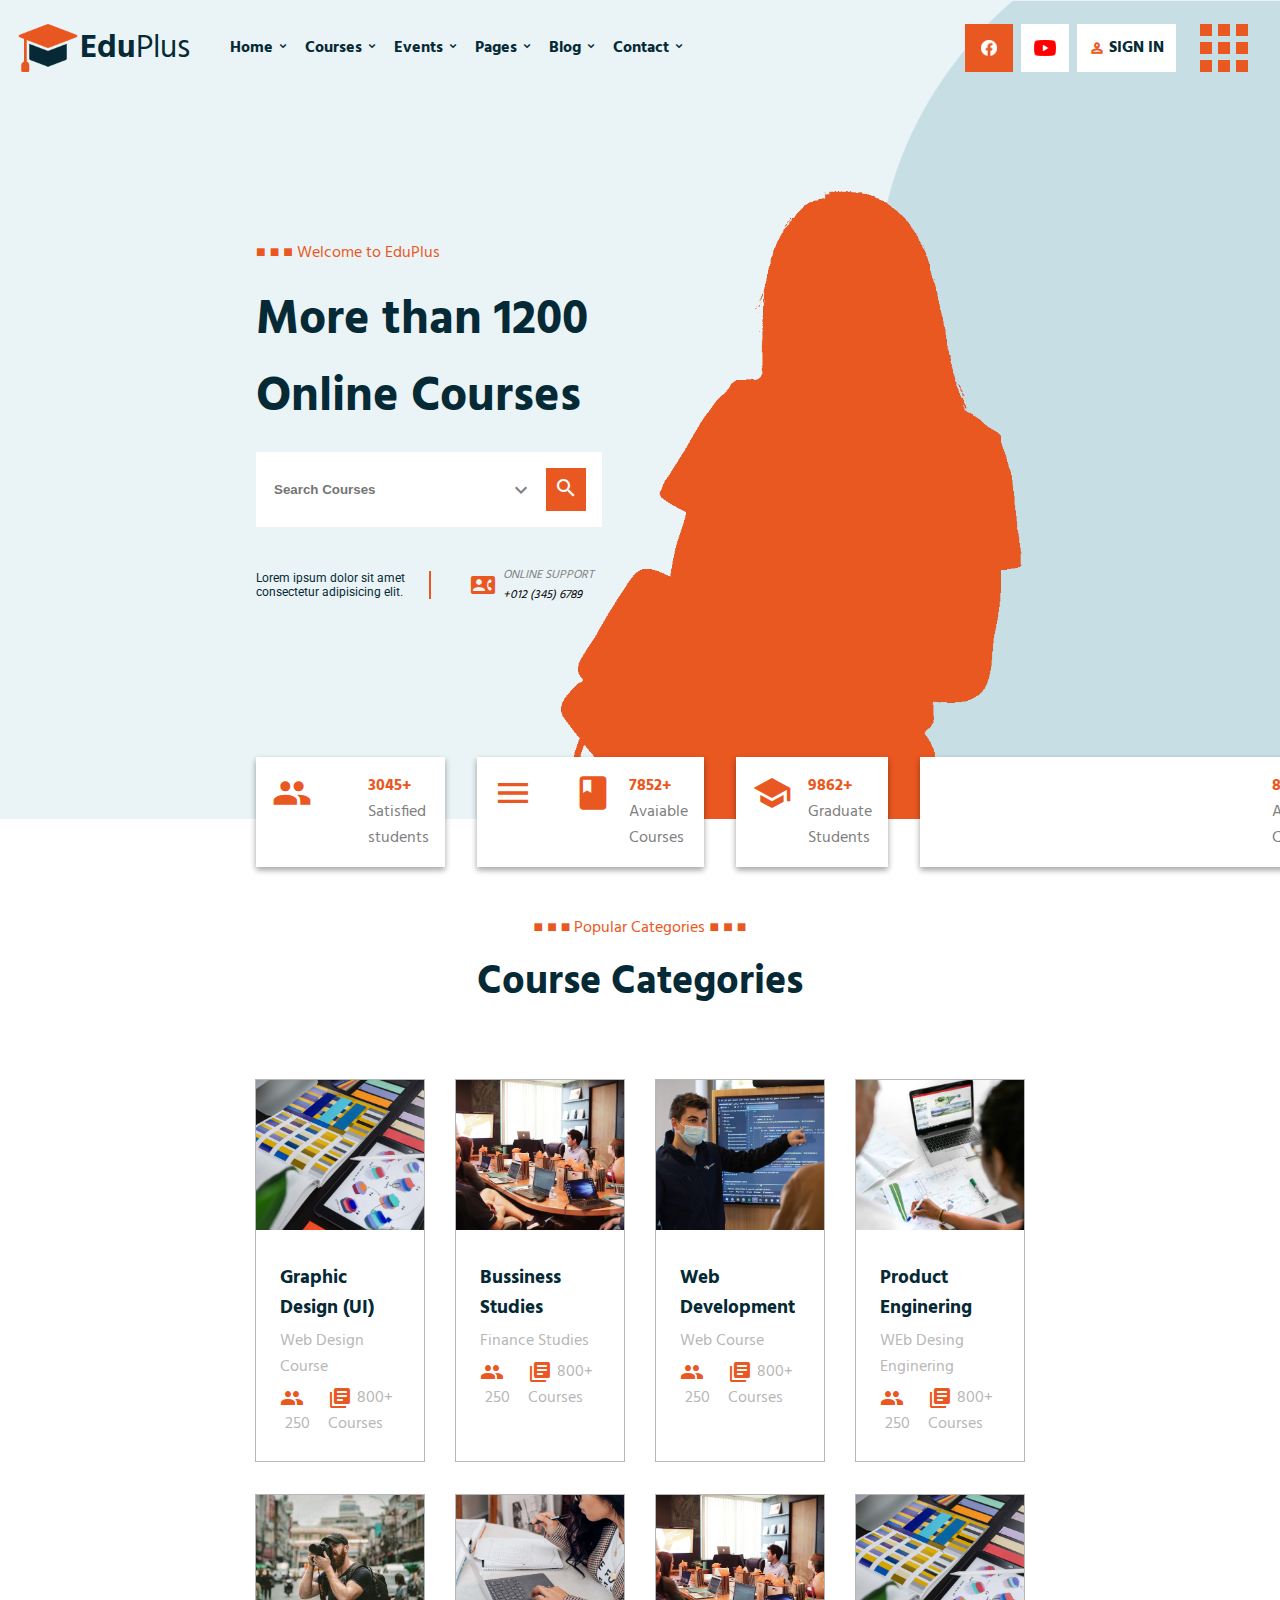
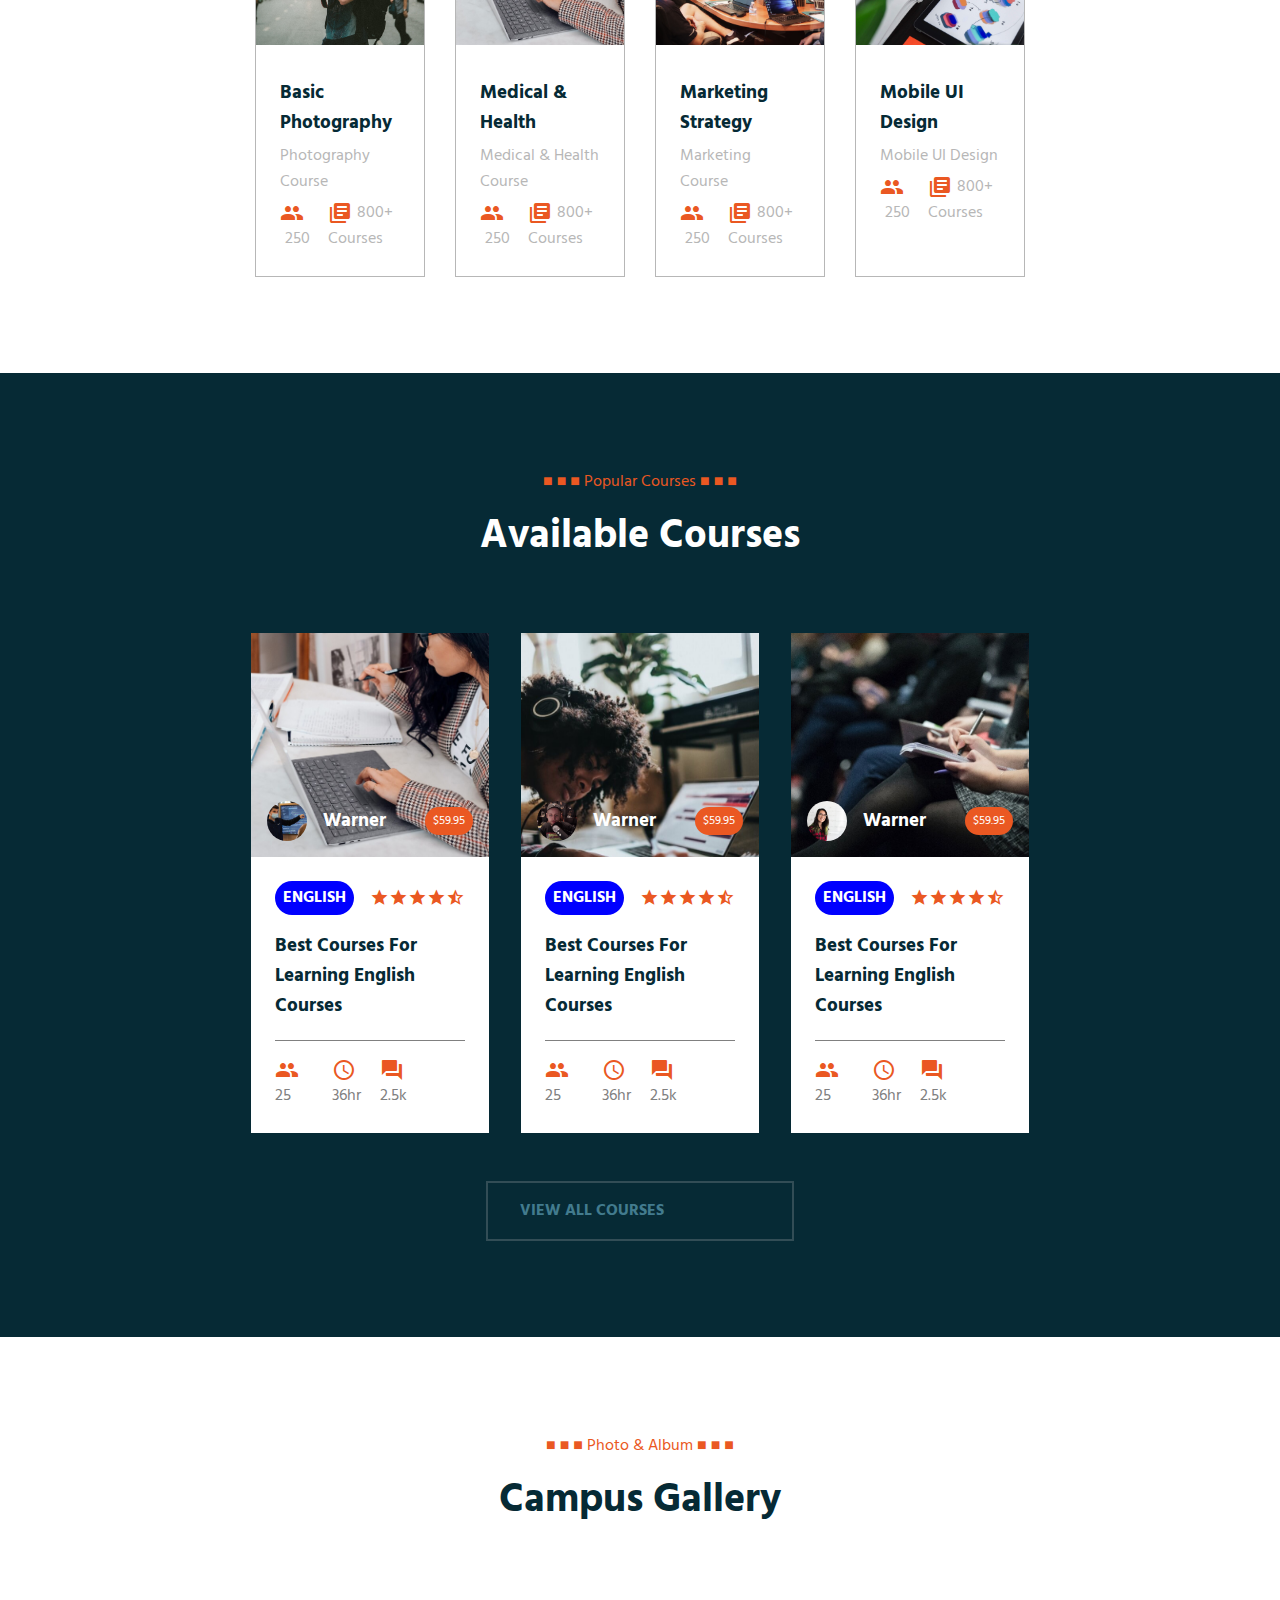
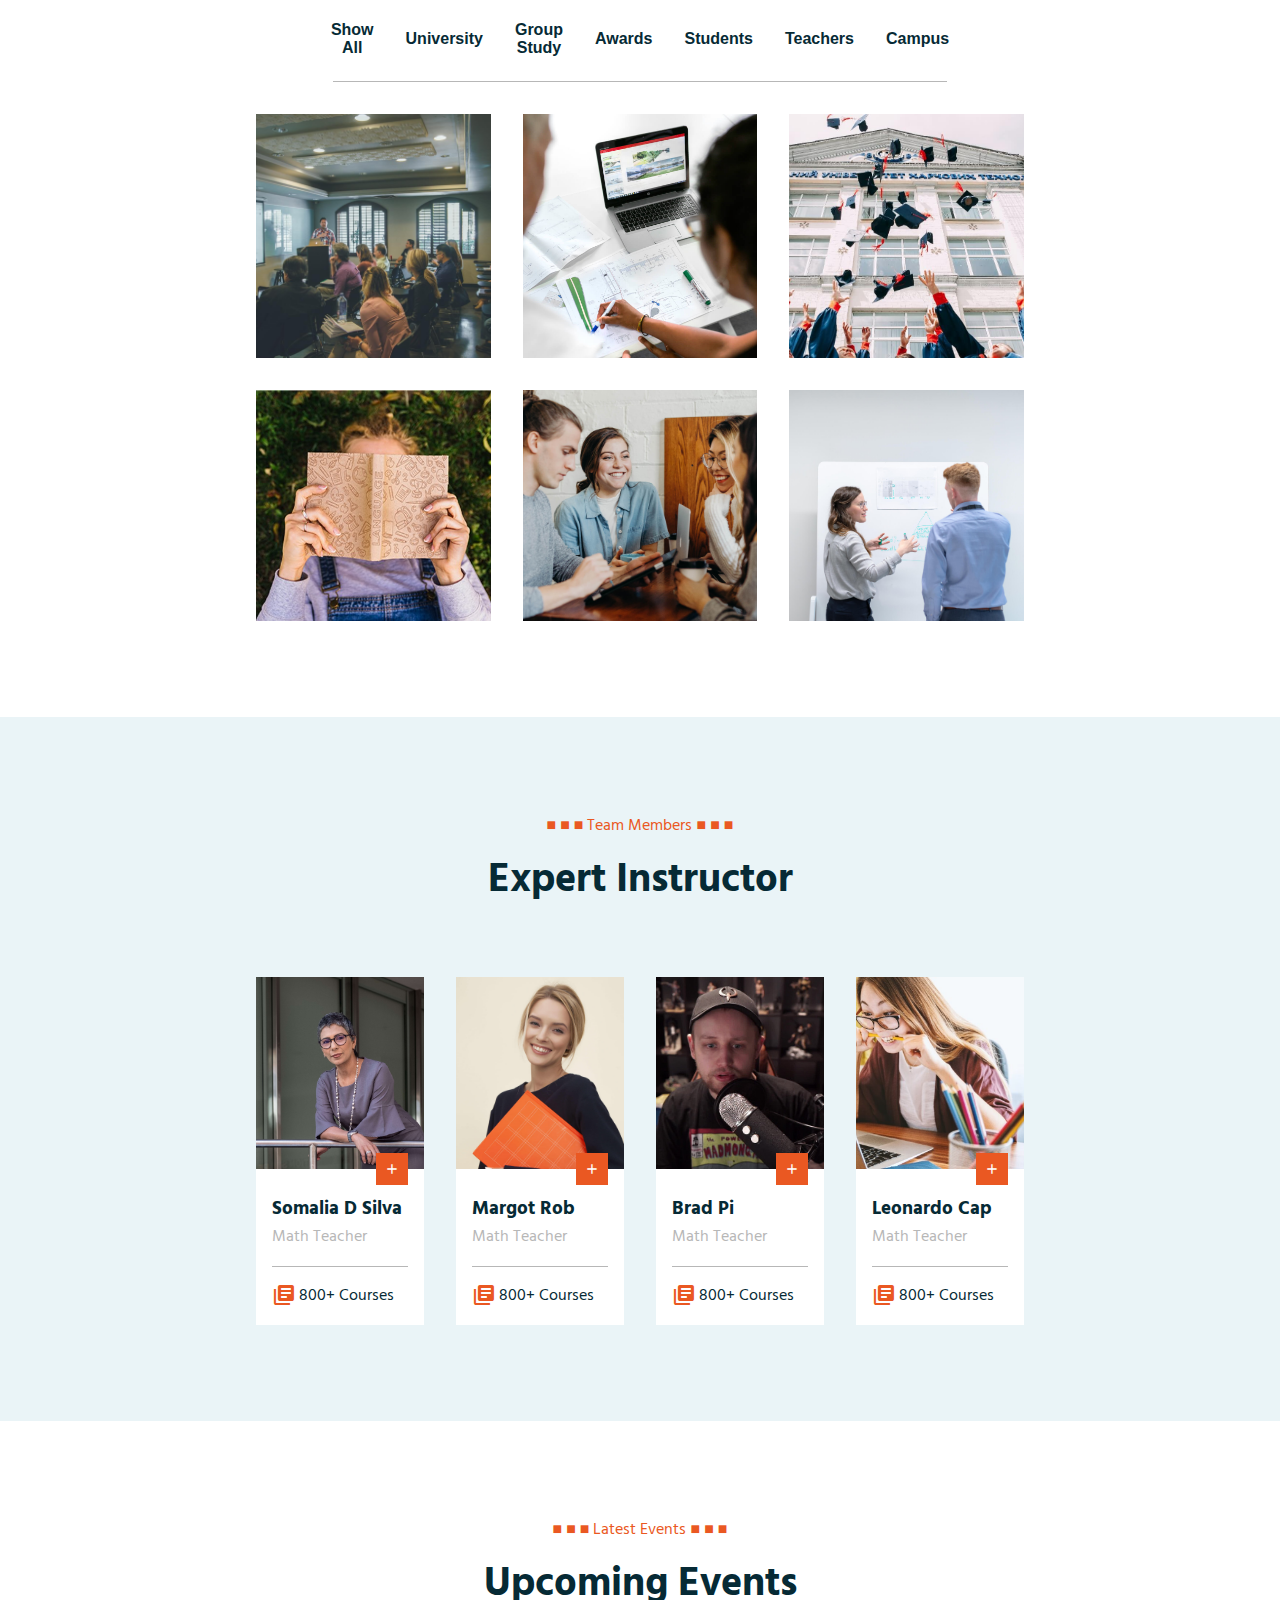
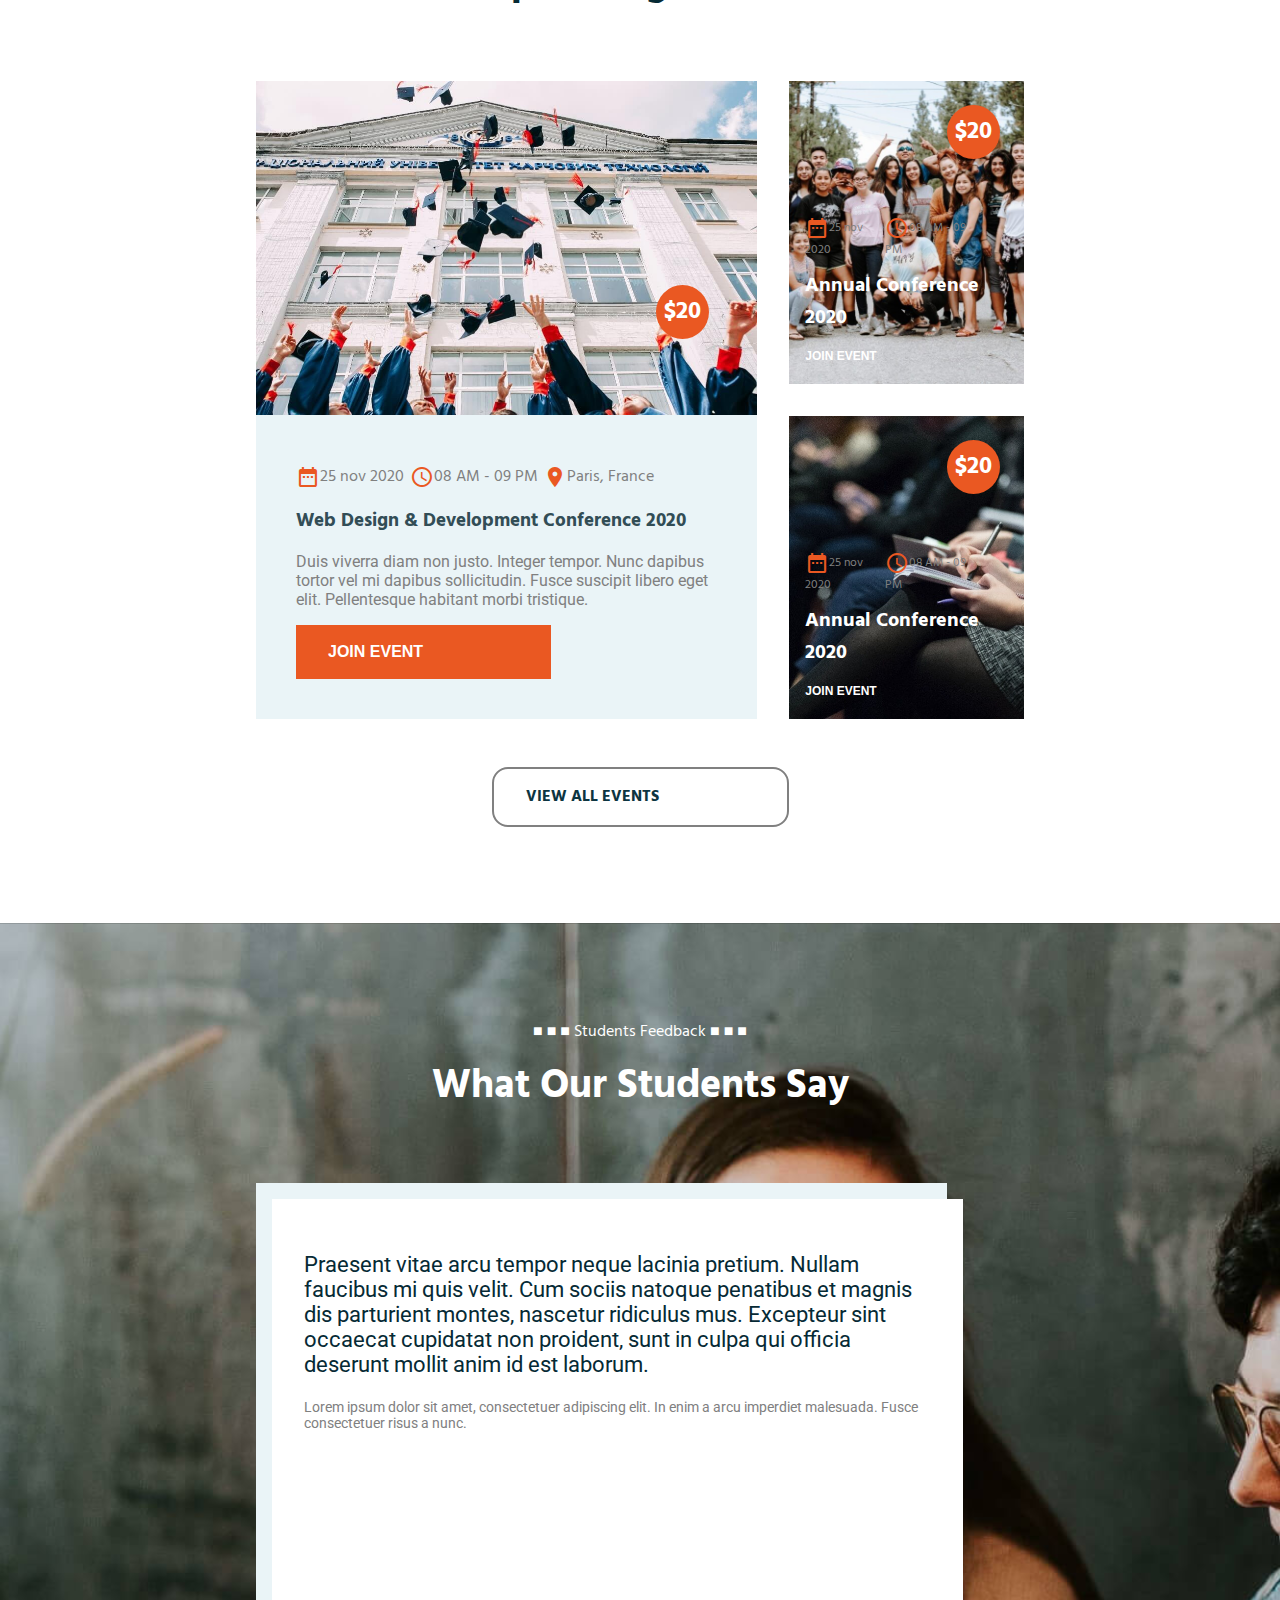
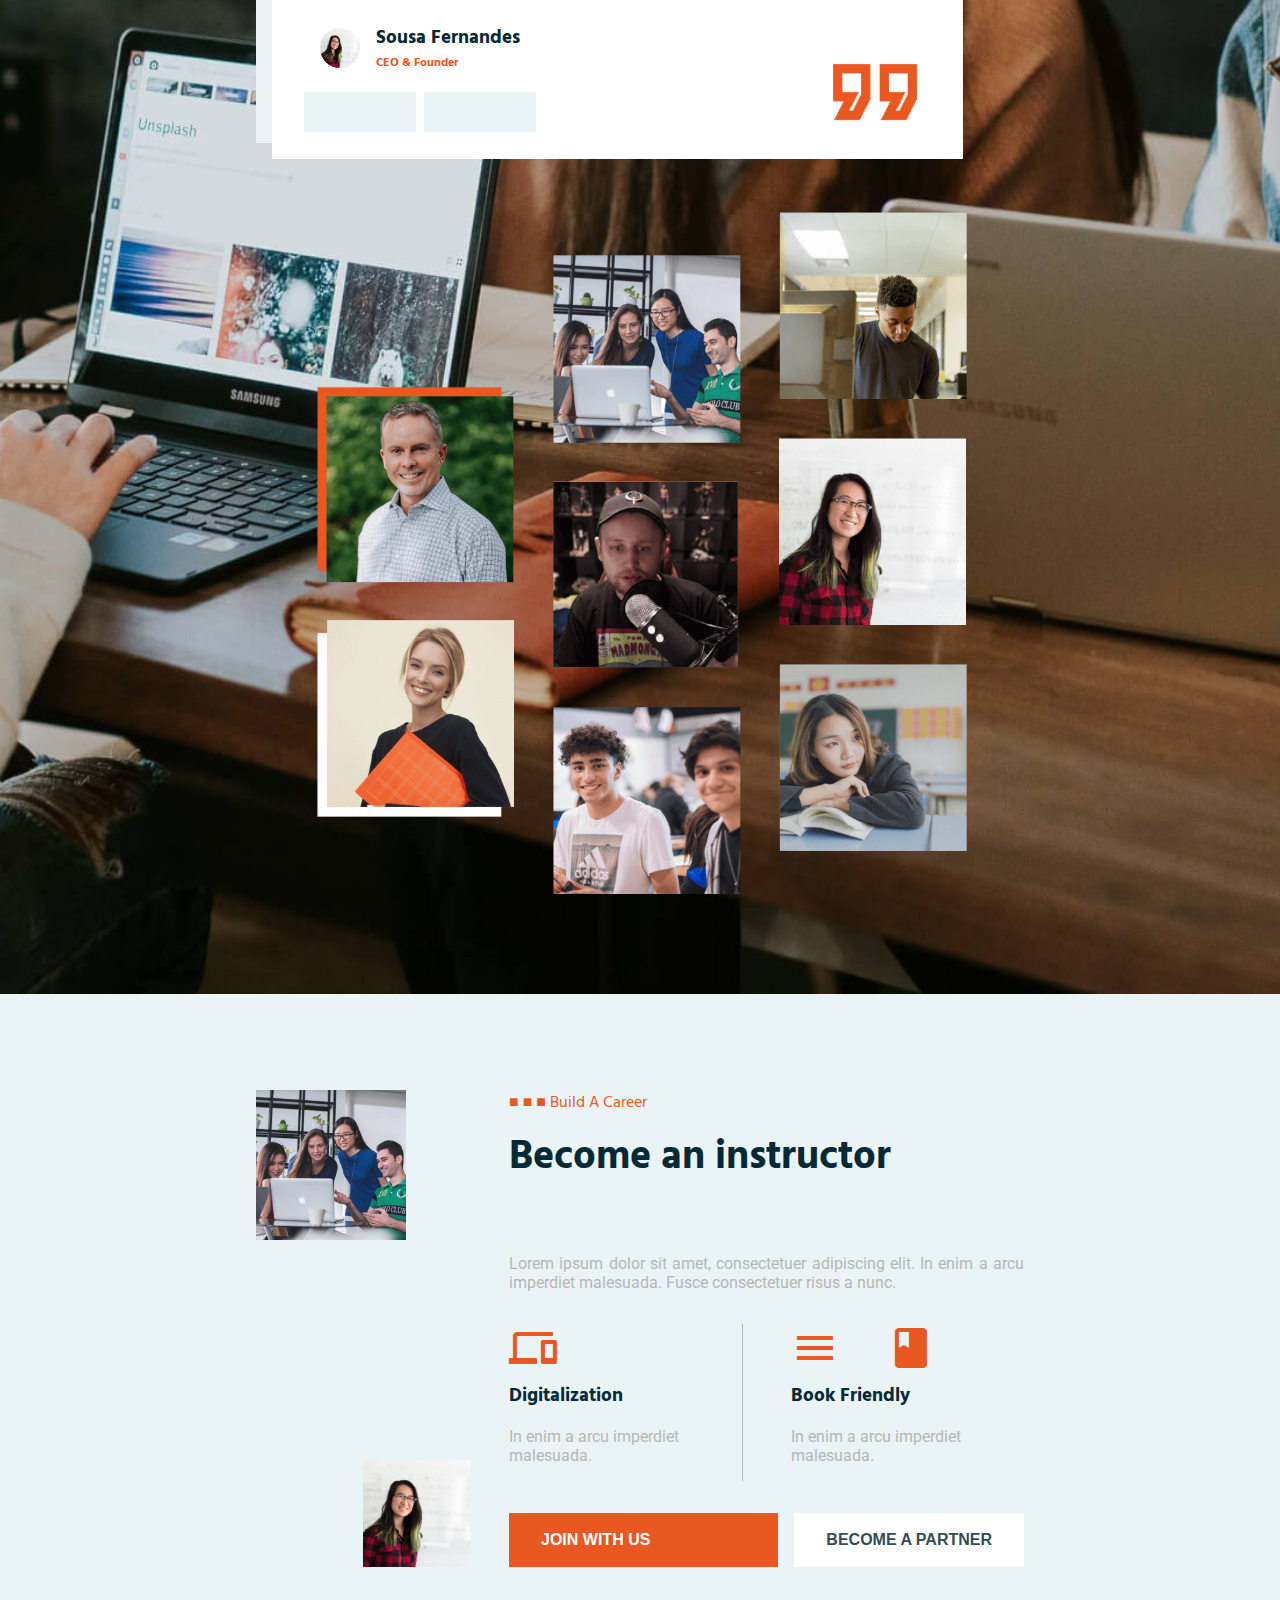
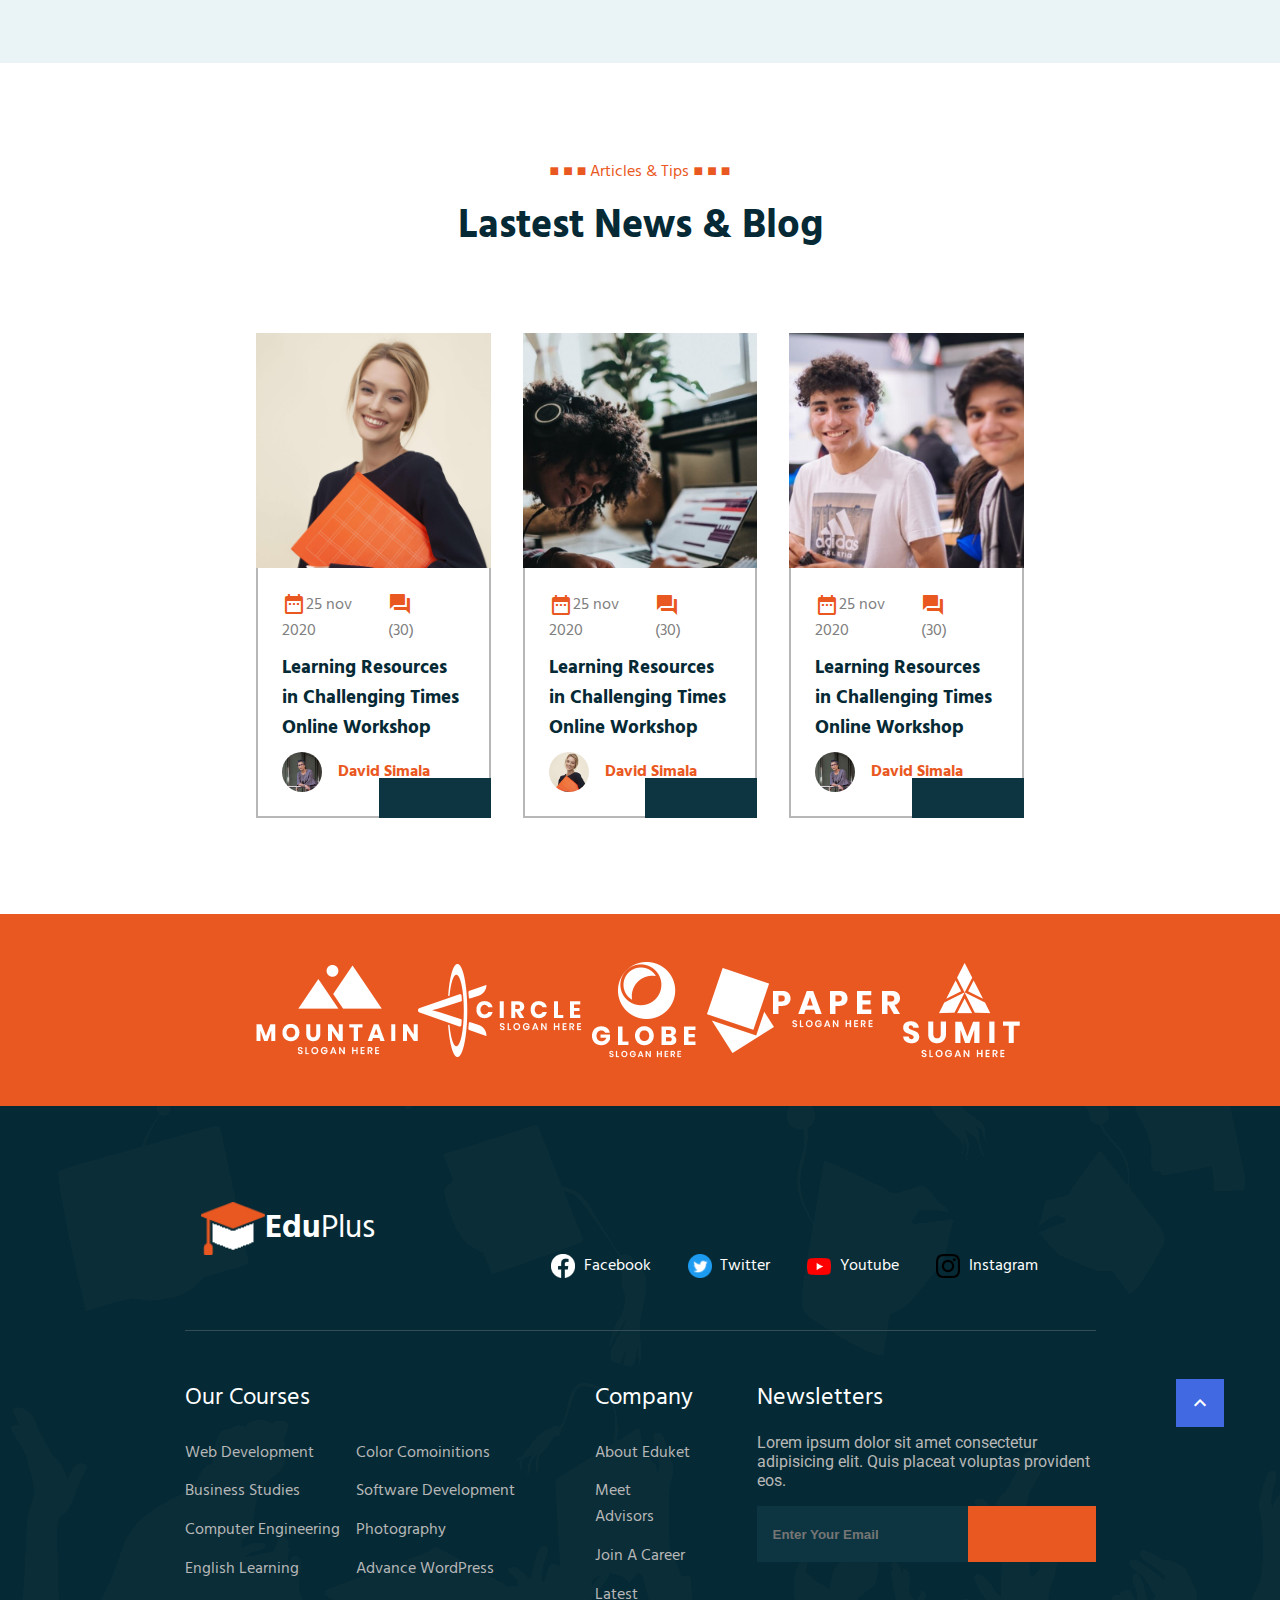
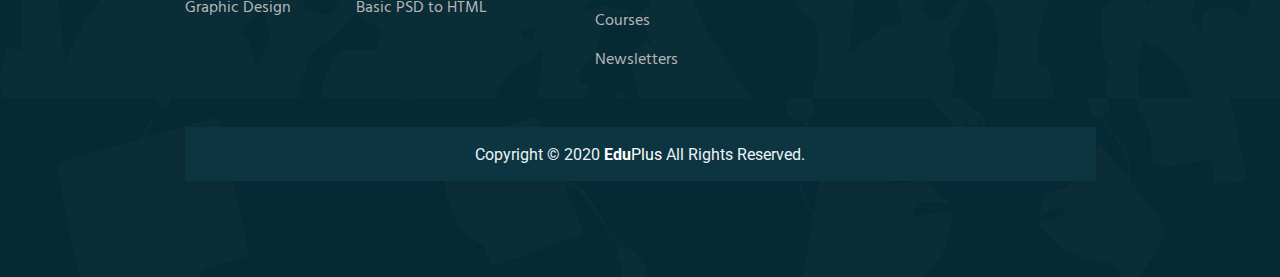
<file: index.html>
<!DOCTYPE html>
<html lang="en">

<head>
    <meta charset="utf-8" />
    <meta name="description" content="Welcome to EduPlus" />
    <meta name="keywords" content="online courses" />
    <meta name="author" content="Marek Brodacký" />
    <title>EduPlus Home</title>
    <meta name="viewport" content="width=device-width, initial-scale=1.0">
    <link href="https://fonts.googleapis.com/icon?family=Material+Icons" rel="stylesheet" />
    <link rel="stylesheet" href="css/shared.css" />
    <link rel="stylesheet" href="css/index.css" />
    <script src="javascript.js"></script>
    <script src="library/spotlight.bundle.js"></script>
</head>

<body>
    <header>
        <div class="header__navbar__flex">
            <a href="index.html" class="nav-logo">
                <img class="logo__img" src="icons/EduLogo.png" alt="logo" />
                <span class="logo__text">
                    <span class="logo-edu">Edu</span>Plus
                </span>
            </a>
            <nav>
                <ul class="nav__ul">
                    <li class="nav__main-li">
                        <a href="index.html">
                            Home<span class="material-icons">expand_more</span></a>
                        <ul class="nav__ul__drop">
                            <li class="nav__li__drop"><a href="index.html#course_categories">Course Categories</a>
                            </li>
                            <li class="nav__li__drop"><a href="index.html#available_courses">Available Courses</a>
                            </li>
                            <li class="nav__li__drop"><a href="index.html#campus_gallery">Campus Gallery</a></li>
                            <li class="nav__li__drop">
                                <a href="index.html#expert_instructors">Expert Instructors</a>
                            </li>
                            <li class="nav__li__drop"><a href="index.html#upcoming_events">Upcoming Events</a></li>
                            <li class="nav__li__drop"><a href="index.html#students_say">Student's Feedback</a></li>
                            <li class="nav__li__drop"><a href="index.html#become_an_instructor">Become an
                                    Instructor</a>
                            </li>
                            <li class="nav__li__drop">
                                <a href="index.html#lastest_news">Lastest News & Blog</a>
                            </li>
                        </ul>
                    </li>
                    <li class="nav__main-li"><a href="our-dourses.html">
                            Courses<span class="material-icons">expand_more</span></a>
                        <ul class="nav__ul__drop">
                            <li class="nav__li__drop"><a href="index.html#course_categories">Course Categories</a>
                            </li>
                            <li class="nav__li__drop"><a href="our-dourses.html">Course List</a></li>
                            <li class="nav__li__drop"><a href="courses-detail.html">Course Details</a></li>
                        </ul>
                    </li>
                    <li class="nav__main-li">
                        <a href="index.html#upcoming_events">
                            Events<span class="material-icons">expand_more</span></a>
                        <ul class="nav__ul__drop">
                            <li class="nav__li__drop"><a href="index.html#upcoming_events">Upcoming Events</a></li>
                            <li class="nav__li__drop"><a href="events-detail.html">Events Detail</a></li>
                        </ul>
                    </li>
                    <li class="nav__main-li"><a href="FAQ.html">
                            Pages<span class="material-icons">expand_more</span></a>
                        <ul class="nav__ul__drop">
                            <li class="nav__li__drop">
                                <a href="about-us.html">About Us</a>
                            </li>
                            <li class="nav__li__drop"><a href="FAQ.html">FAQ</a></li>
                        </ul>
                    </li>
                    <li class="nav__main-li">
                        <a href="blog-standard.html">
                            Blog<span class="material-icons">expand_more</span></a>
                        <ul class="nav__ul__drop">
                            <li class="nav__li__drop"><a href="blog-standard.html">Blog Grid</a></li>
                            <li class="nav__li__drop"><a href="blog-details.html">Blog Details</a></li>
                        </ul>
                    </li>
                    <li class="nav__main-li">
                        <a href="contact-us.html">
                            Contact<span class="material-icons">expand_more</span></a>
                        <ul class="nav__ul__drop">
                            <li class="nav__li__drop">
                                <a href="contact-us.html">Contact</a>
                            </li>
                            <li class="nav__li__drop"><a href="about-us.html">About Us</a></li>
                        </ul>
                    </li>
                </ul>
            </nav>
        </div>
        <div class="header-socials">
            <a href="https://www.facebook.com/" class="header-socials__button header-socials__button--colored"><img class="social-button__img" src="icons/facebook_logo.png" alt="Facebook" /></a>
            <a href="https://www.youtube.com/" class="header-socials__button"><img class="social-button__img" src="icons/youtube_logo.png" alt="YouTube" /></a>
            <a href="" class="header-socials__button header-socials__button--signin"><span
                    class="material-icons">perm_identity</span>SIGN IN</a>
            <a href="" class="header-socials__apps"><img class="header-socials__apps__img" src="icons/apps.png" alt="Burger menu"></a>
        </div>
    </header>

    <main>
        <article class="main-grid welcome">
            <div class="main-grid__content welcome-content">
                <div class="welcome-content-left">
                    <h1>■ ■ ■ Welcome to EduPlus</h1>
                    <h2>More than 1200 Online Courses</h2>
                    <div class="welcome-course-search">
                        <input type="text" placeholder="Search Courses" />
                        <span class="material-icons search-expand">expand_more</span>
                        <button><span class="material-icons">search</span></button>
                    </div>
                    <div class="online-support">
                        <p>
                            Lorem ipsum dolor sit amet consectetur adipisicing elit.
                        </p>
                        <address>
                            <div class="material-icons">contact_phone</div>
                            <div>
                                <div class="online-support-text">ONLINE SUPPORT</div><a href="tel:">+012 (345) 6789</a>
                            </div>
                        </address>
                    </div>
                </div>
            </div>
            <div class="floating-bars">
                <div class="floating-bar">
                    <span class="material-icons">groups</span>
                    <div>
                        <div class="floating-bar__number">3045+</div>
                        <div class="floating-bar__description">Satisfied students</div>
                    </div>
                </div>

                <div class="floating-bar">
                    <span class="material-icons">menu_book</span>
                    <div>
                        <div class="floating-bar__number">7852+</div>
                        <div class="floating-bar__description">Avaiable Courses</div>
                    </div>
                </div>

                <div class="floating-bar">
                    <span class="material-icons">school</span>
                    <div>
                        <div class="floating-bar__number">9862+</div>
                        <div class="floating-bar__description">Graduate Students</div>
                    </div>
                </div>

                <div class="floating-bar">
                    <span class="material-icons">category</span>
                    <div>
                        <div class="floating-bar__number">8963+</div>
                        <div class="floating-bar__description">Active Courses</div>
                    </div>
                </div>
            </div>
            <img class="welcome-background" src="./img/background.png" alt="Background">
            <img class="girl-background" src="./img/girl.png" alt="Girl with a book">

        </article>

        <!-- course categories -->
        <section class="course-categories main-grid" id="course_categories">
            <div class="main-grid__content">
                <div class="main-hgroup">
                    <h2 class="sub-header">■ ■ ■ Popular Categories ■ ■ ■</h2>
                    <h2 class="main-header"><strong>Course Categories</strong></h2>
                </div>

                <div class="course-categories-courses">
                    <section class="course-category">
                        <img src="img/design.jpg" alt="Graphic Design" />
                        <div class="course-category-content">
                            <h3 class="course-category__header">Graphic Design (UI)</h3>
                            <h3 class="course-category__description">Web Design Course</h3>
                            <ul>
                                <li><span class="material-icons">groups</span><span class="course-category-content__groups">250</span></li>
                                <li>
                                    <span class="material-icons">library_books</span><span class="course-category-content__courses">800+ Courses</span>
                                </li>
                            </ul>
                        </div>
                    </section>

                    <section class="course-category">
                        <img src="img/marketing.jpg" alt="Marketing meeting" />
                        <div class="course-category-content">
                            <h3 class="course-category__header">Bussiness Studies</h3>
                            <h3 class="course-category__description">Finance Studies</h3>
                            <ul>
                                <li><span class="material-icons">groups</span><span class="course-category-content__groups">250</span></li>
                                <li>
                                    <span class="material-icons">library_books</span><span class="course-category-content__courses">800+ Courses</span>
                                </li>
                            </ul>
                        </div>
                    </section>

                    <section class="course-category">
                        <img src="img/teacher(3).jpg" alt="Web Development Course" />
                        <div class="course-category-content">
                            <h3 class="course-category__header">Web Development</h3>
                            <h3 class="course-category__description">Web Course</h3>
                            <ul>
                                <li><span class="material-icons">groups</span><span class="course-category-content__groups">250</span></li>
                                <li>
                                    <span class="material-icons">library_books</span><span class="course-category-content__courses">800+ Courses</span>
                                </li>
                            </ul>
                        </div>
                    </section>

                    <section class="course-category">
                        <img src="img/engineering(1).jpg" alt="Product Enginering" />
                        <div class="course-category-content">
                            <h3 class="course-category__header">Product Enginering</h3>
                            <h3 class="course-category__description">WEb Desing Enginering</h3>
                            <ul>
                                <li><span class="material-icons">groups</span><span class="course-category-content__groups">250</span></li>
                                <li>
                                    <span class="material-icons">library_books</span><span class="course-category-content__courses">800+ Courses</span>
                                </li>
                            </ul>
                        </div>
                    </section>

                    <section class="course-category">
                        <img src="img/photographer.jpg" alt="Basic Photography" />
                        <div class="course-category-content">
                            <h3 class="course-category__header">Basic Photography</h3>
                            <h3 class="course-category__description">Photography Course</h3>
                            <ul>
                                <li><span class="material-icons">groups</span><span class="course-category-content__groups">250</span></li>
                                <li>
                                    <span class="material-icons">library_books</span><span class="course-category-content__courses">800+ Courses</span>
                                </li>
                            </ul>
                        </div>
                    </section>

                    <section class="course-category">
                        <img src="img/study(3).jpg" alt="Medical & Health" />
                        <div class="course-category-content">
                            <h3 class="course-category__header">Medical & Health</h3>
                            <h3 class="course-category__description">Medical & Health Course</h3>
                            <ul>
                                <li><span class="material-icons">groups</span><span class="course-category-content__groups">250</span></li>
                                <li>
                                    <span class="material-icons">library_books</span><span class="course-category-content__courses">800+ Courses</span>
                                </li>
                            </ul>
                        </div>
                    </section>

                    <section class="course-category">
                        <img src="img/marketing.jpg" alt="Marketing Strategy" />
                        <div class="course-category-content">
                            <h3 class="course-category__header">Marketing Strategy</h3>
                            <h3 class="course-category__description">Marketing Course</h3>
                            <ul>
                                <li><span class="material-icons">groups</span><span class="course-category-content__groups">250</span></li>
                                <li>
                                    <span class="material-icons">library_books</span><span class="course-category-content__courses">800+ Courses</span>
                                </li>
                            </ul>
                        </div>
                    </section>

                    <section class="course-category">
                        <img src="img/design.jpg" alt="Mobile UI" />
                        <div class="course-category-content">
                            <h3 class="course-category__header">Mobile UI Design</h3>
                            <h3 class="course-category__description">Mobile UI Design</h3>
                            <ul>
                                <li><span class="material-icons">groups</span><span class="course-category-content__groups">250</span></li>
                                <li>
                                    <span class="material-icons">library_books</span><span class="course-category-content__courses">800+ Courses</span>
                                </li>
                            </ul>
                        </div>
                    </section>
                </div>
            </div>
        </section>

        <!-- available courses-->
        <article class="available-courses main-grid" id="available_courses">
            <div class="main-grid__content">

                <div class="main-hgroup">
                    <h2 class="sub-header">■ ■ ■ Popular Courses ■ ■ ■</h2>
                    <h2 class="main-header"><strong>Available Courses</strong></h2>
                </div>


                <div class="available-courses-grid">
                    <section class="available-course">
                        <div class="available-course__image-part">
                            <img class="a-c__image-part__bg-image" src="img/study(3).jpg" alt="Teacher Picture" />
                            <div class="a-c__image-part__content">
                                <div class="a-c__image-part__content__user">
                                    <img src="img/teacher(3).jpg" alt="">
                                    <h3>Warner</h3>
                                </div>
                                <h3 class="a-c__image-part__content__price">$59.95</h3>
                            </div>
                        </div>
                        <div class="available-course__content">
                            <div class="a-c__content__special">
                                <h3 class="tag">ENGLISH</h3>
                                <div class="stars">
                                    <span class="material-icons">star</span>
                                    <span class="material-icons">star</span>
                                    <span class="material-icons">star</span>
                                    <span class="material-icons">star</span>
                                    <span class="material-icons">star_half</span>
                                </div>
                            </div>
                            <h3 class="a-c__content__heading">Best Courses For Learning English Courses</h3>
                            <ul class="a-c__content_info">
                                <li><span class="material-icons">groups</span>25</li>
                                <li><span class="material-icons">query_builder</span>36hr</li>
                                <li><span class="material-icons">question_answer</span>2.5k</li>
                            </ul>
                        </div>
                    </section>
                    <section class="available-course">
                        <div class="available-course__image-part">
                            <img class="a-c__image-part__bg-image" src="img/study(2).jpg" alt="Teacher Picture" />
                            <div class="a-c__image-part__content">
                                <div class="a-c__image-part__content__user">
                                    <img src="img/teacher(6).jpg" alt="">
                                    <h3>Warner</h3>
                                </div>
                                <h3 class="a-c__image-part__content__price">$59.95</h3>
                            </div>
                        </div>
                        <div class="available-course__content">
                            <div class="a-c__content__special">
                                <h3 class="tag">ENGLISH</h3>
                                <div class="stars">
                                    <span class="material-icons">star</span>
                                    <span class="material-icons">star</span>
                                    <span class="material-icons">star</span>
                                    <span class="material-icons">star</span>
                                    <span class="material-icons">star_half</span>
                                </div>
                            </div>
                            <h3 class="a-c__content__heading">Best Courses For Learning English Courses</h3>
                            <ul class="a-c__content_info">
                                <li><span class="material-icons">groups</span>25</li>
                                <li><span class="material-icons">query_builder</span>36hr</li>
                                <li><span class="material-icons">question_answer</span>2.5k</li>
                            </ul>
                        </div>
                    </section>
                    <section class="available-course">
                        <div class="available-course__image-part">
                            <img class="a-c__image-part__bg-image" src="img/study(1).jpg" alt="Teacher Picture" />
                            <div class="a-c__image-part__content">
                                <div class="a-c__image-part__content__user">
                                    <img src="img/teacher(4).jpg" alt="">
                                    <h3>Warner</h3>
                                </div>
                                <h3 class="a-c__image-part__content__price">$59.95</h3>
                            </div>
                        </div>
                        <div class="available-course__content">
                            <div class="a-c__content__special">
                                <h3 class="tag">ENGLISH</h3>
                                <div class="stars">
                                    <span class="material-icons">star</span>
                                    <span class="material-icons">star</span>
                                    <span class="material-icons">star</span>
                                    <span class="material-icons">star</span>
                                    <span class="material-icons">star_half</span>
                                </div>
                            </div>
                            <h3 class="a-c__content__heading">Best Courses For Learning English Courses</h3>
                            <ul class="a-c__content_info">
                                <li><span class="material-icons">groups</span>25</li>
                                <li><span class="material-icons">query_builder</span>36hr</li>
                                <li><span class="material-icons">question_answer</span>2.5k</li>
                            </ul>
                        </div>
                    </section>
                </div>

                <a class="main-button available-courses__button" href="courses-detail.html"><span>View All
                        Courses</span><span class="material-icons">east</span></a>
            </div>
        </article>

        <!-- gallery -->
        <section class="gallery main-grid" id="campus_gallery">
            <div class="main-grid__content">

                <div class="main-hgroup">
                    <h2 class="sub-header">■ ■ ■ Photo & Album ■ ■ ■</h2>
                    <h2 class="main-header"><strong>Campus Gallery</strong></h2>
                </div>



                <div class="gallery-hgroup">
                    <button>Show All</button>
                    <button>University</button>
                    <button>Group Study</button>
                    <button>Awards</button>
                    <button>Students</button>
                    <button>Teachers</button>
                    <button>Campus</button>
                </div>


                <div class="gallery-photos">
                    <a class="gallery-photos__image spotlight" href="img/classroom(2).jpg">
                        <img src="img/classroom(2).jpg" alt="Gallery photo">
                    </a>
                    <a class="gallery-photos__image spotlight" href="img/engineering(1).jpg">
                        <img src="img/engineering(1).jpg" alt="Gallery photo">
                    </a>
                    <a class="gallery-photos__image spotlight" href="img/graduation.jpg">
                        <img src="img/graduation.jpg" alt="Gallery photo">
                    </a>
                    <a class="gallery-photos__image spotlight" href="img/girl-with-book.jpg">
                        <img src="img/girl-with-book.jpg" alt="Gallery photo">
                    </a>
                    <a class="gallery-photos__image spotlight" href="img/cafe.jpg">
                        <img src="img/cafe.jpg" alt="Gallery photo">
                    </a>
                    <a class="gallery-photos__image spotlight" href="img/engineering(3).jpg">
                        <img src="img/engineering(3).jpg" alt="Gallery photo">
                    </a>
                </div>
            </div>
        </section>

        <!-- instructors -->
        <section class="expert-instructors main-grid" id="expert_instructors">
            <div class="main-grid__content">

                <div class="main-hgroup">
                    <h2 class="sub-header">■ ■ ■ Team Members ■ ■ ■</h2>
                    <h2 class="main-header"><strong>Expert Instructor</strong></h2>
                </div>


                <div class="expert-instructors__instructors">
                    <div class="instructors__instructor">
                        <div class="instructor__more-info">
                            <span class="material-icons">add</span>
                            <ul class="instructor__more-info__ul">
                                <li>
                                    <a href=""><img src="icons/facebook_logo_blue.png" alt="Facebook"></a>
                                </li>
                                <li>
                                    <a href=""><img src="icons/twitter_logo.png" alt="Twitter"></a>
                                </li>
                                <li>
                                    <a href=""><img src="icons/instagram_logo.png" alt="Instagram"></a>
                                </li>
                            </ul>
                        </div>
                        <img class="instructor__image" src="img/teacher(2).jpg" alt="Teacher photo">
                        <div class="instructor__description">
                            <h3 class="instructor__name">Somalia D Silva</h3>
                            <h3 class="instructor__type">Math Teacher</h3>
                            <h3 class="instructor__courses">
                                <span class="material-icons">library_books</span><span>800+ Courses</span>
                            </h3>
                        </div>
                    </div>

                    <div class="instructors__instructor">
                        <div class="instructor__more-info">
                            <span class="material-icons">add</span>
                            <ul class="instructor__more-info__ul">
                                <li>
                                    <a href=""><img src="icons/facebook_logo_blue.png" alt="Facebook"></a>
                                </li>
                                <li>
                                    <a href=""><img src="icons/twitter_logo.png" alt="Twitter"></a>
                                </li>
                                <li>
                                    <a href=""><img src="icons/instagram_logo.png" alt="Instagram"></a>
                                </li>
                            </ul>
                        </div>
                        <img class="instructor__image" src="img/teacher(5).jpg" alt="Teacher photo">
                        <div class="instructor__description">
                            <h3 class="instructor__name">Margot Rob </h3>
                            <h3 class="instructor__type">Math Teacher</h3>
                            <h3 class="instructor__courses">
                                <span class="material-icons">library_books</span><span>800+ Courses</span>
                            </h3>
                        </div>
                    </div>

                    <div class="instructors__instructor">
                        <div class="instructor__more-info">
                            <span class="material-icons">add</span>
                            <ul class="instructor__more-info__ul">
                                <li>
                                    <a href=""><img src="icons/facebook_logo_blue.png" alt="Facebook"></a>
                                </li>
                                <li>
                                    <a href=""><img src="icons/twitter_logo.png" alt="Twitter"></a>
                                </li>
                                <li>
                                    <a href=""><img src="icons/instagram_logo.png" alt="Instagram"></a>
                                </li>
                            </ul>
                        </div>
                        <img class="instructor__image" src="img/teacher(6).jpg" alt="Teacher photo">
                        <div class="instructor__description">
                            <h3 class="instructor__name">Brad Pi</h3>
                            <h3 class="instructor__type">Math Teacher</h3>
                            <h3 class="instructor__courses">
                                <span class="material-icons">library_books</span><span>800+ Courses</span>
                            </h3>
                        </div>
                    </div>

                    <div class="instructors__instructor">
                        <div class="instructor__more-info">
                            <span class="material-icons">add</span>
                            <ul class="instructor__more-info__ul">
                                <li>
                                    <a href=""><img src="icons/facebook_logo_blue.png" alt="Facebook"></a>
                                </li>
                                <li>
                                    <a href=""><img src="icons/twitter_logo.png" alt="Twitter"></a>
                                </li>
                                <li>
                                    <a href=""><img src="icons/instagram_logo.png" alt="Instagram"></a>
                                </li>
                            </ul>
                        </div>
                        <img class="instructor__image" src="img/teacher(1).jpg" alt="Teacher photo">
                        <div class="instructor__description">
                            <h3 class="instructor__name">Leonardo Cap</h3>
                            <h3 class="instructor__type">Math Teacher</h3>
                            <h3 class="instructor__courses">
                                <span class="material-icons">library_books</span><span>800+ Courses</span>
                            </h3>
                        </div>
                    </div>
                </div>
            </div>
        </section>

        <!-- events -->
        <article class="upcoming-events main-grid" id="upcoming_events">
            <div class="main-grid__content">

                <div class="main-hgroup">
                    <h2 class="sub-header">■ ■ ■ Latest Events ■ ■ ■</h2>
                    <h2 class="main-header"><strong>Upcoming Events</strong></h2>
                </div>


                <div class="upcoming-events__grid">
                    <section class="upcoming-event-big">
                        <img src="img/graduation.jpg" alt="upcoming event picture">
                        <div class="u-e__price">$20</div>
                        <div class="upcoming-event-big__content">
                            <ul class="u-e__dates">
                                <li><span class="material-icons">date_range</span>25 nov 2020</li>
                                <li><span class="material-icons">schedule</span>08 AM - 09 PM</li>
                                <li><span class="material-icons">place</span>Paris, France</li>
                            </ul>
                            <h3 class="u-e-b__content__heading">Web Design & Development Conference 2020</h3>
                            <p class="u-e-b__content__paragraph">Duis viverra diam non justo. Integer tempor. Nunc dapibus tortor vel mi dapibus sollicitudin. Fusce suscipit libero eget elit. Pellentesque habitant morbi tristique.
                            </p>
                            <button class="main-button u-e-b__content__button-join">
                                <a href="events-detail.html">join event</a>
                                <span class="material-icons">east</span>
                            </button>
                        </div>
                    </section>
                    <div class="upcoming-event__container">
                        <section class="upcoming-event-small">
                            <img src="img/group.jpg" alt="upcoming event picture">
                            <div class="u-e__price">$20</div>
                            <div class="upcoming-event-small__content">
                                <ul class="u-e__dates">
                                    <li><span class="material-icons">date_range</span>25 nov 2020</li>
                                    <li><span class="material-icons">schedule</span>08 AM - 09 PM</li>
                                </ul>
                                <h3 class="u-e-s__content__heading">Annual Conference 2020</h3>
                                <button class="main-button u-e-s__content__button-join">
                                    <a href="events-detail.html">join event</a>
                                    <span class="material-icons">east</span>
                                </button>
                            </div>
                        </section>
                        <section class="upcoming-event-small">
                            <img src="img/study(1).jpg" alt="upcoming event picture">
                            <div class="u-e__price">$20</div>
                            <div class="upcoming-event-small__content">
                                <ul class="u-e__dates">
                                    <li><span class="material-icons">date_range</span>25 nov 2020</li>
                                    <li><span class="material-icons">schedule</span>08 AM - 09 PM</li>
                                </ul>
                                <h3 class="u-e-s__content__heading">Annual Conference 2020</h3>
                                <button class="main-button u-e-s__content__button-join">
                                    <a href="events-detail.html">join event</a>
                                    <span class="material-icons">east</span>
                                </button>
                            </div>
                        </section>
                    </div>
                </div>

                <a class="main-button upcoming-event__button" href="events-detail.html">
                    <span>View All Events</span>
                    <span class="material-icons">east</span>
                </a>
            </div>
        </article>

        <!-- recom -->
        <article class="students-feedback main-grid">
            <div class="main-grid__content">
                <div class="main-hgroup">
                    <h2 class="sub-header">■ ■ ■ Students Feedback ■ ■ ■</h2>
                    <h2 class="main-header"><strong>What Our Students Say</strong></h2>
                </div>

                <div class="students-feedback__flex">
                    <div class="students-feedback__citate">
                        <div class="s-f__citate__box-copy"></div>
                        <div class="s-f__citate__box-move">
                            <p class="s-f__citate__main-text">Praesent vitae arcu tempor neque lacinia pretium. Nullam faucibus mi quis velit. Cum sociis natoque penatibus et magnis dis parturient montes, nascetur ridiculus mus. Excepteur sint occaecat cupidatat non proident, sunt in
                                culpa qui officia deserunt mollit anim id est laborum.</p>
                            <p class="s-f__citate__main-description">Lorem ipsum dolor sit amet, consectetuer adipiscing elit. In enim a arcu imperdiet malesuada. Fusce consectetuer risus a nunc.</p>
                            <div class="s-f__citate__autor">
                                <img class="s-f__citate__autor__image" src="img/teacher(4).jpg" alt="Autor's photo">
                                <div>
                                    <h3 class="s-f__citate__autor__name">Sousa Fernandes</h3>
                                    <h3 class="s-f__citate__autor__description">CEO & Founder</h3>
                                </div>
                            </div>
                            <div class="s-f__citate__buttons">
                                <button class="main-button s-f__citate__button" onclick="changeStatus(-1)">
                                    <span class="material-icons">west</span>
                                </button>
                                <button class="main-button s-f__citate__button" onclick="changeStatus(1)">
                                    <span class="material-icons">east</span>
                                </button>
                            </div>
                            <img src="img/quote.png" alt="quote" class="s-f__citate__quote-icon">
                        </div>
                    </div>
                    <div class="students-feedback__pictures">
                        <img src="img/student-pictures.png" alt="Photos of students">
                    </div>
                </div>
            </div>
        </article>

        <!-- become an instructor -->
        <div class="become_instructor main-grid" id="become_an_instructor">
            <div class="main-grid__content">
                <div class="become_instructor__flex">
                    <div class="become_instructor__image-box">
                        <img class="become_instructor__image" src="img/teachers-meeting.jpg" alt="Group of instructors">
                        <img class="become_instructor__image-2" src="img/teacher(4).jpg" alt="Instructor">
                    </div>
                    <section class="become_instructor__section">

                        <div class="main-hgroup">
                            <h2 class="sub-header">■ ■ ■ Build A Career</h2>
                            <h2 class="main-header"><strong>Become an instructor</strong></h2>
                        </div>

                        <p class="b-i__description">Lorem ipsum dolor sit amet, consectetuer adipiscing elit. In enim a arcu imperdiet malesuada. Fusce consectetuer risus a nunc.</p>
                        <div class="b-i__tip-box">
                            <div class="b-i__tip-box__tip">
                                <span class="material-icons">devices</span>
                                <h3>Digitalization</h3>
                                <p>In enim a arcu imperdiet malesuada.</p>
                            </div>
                            <div class="b-i__tip-box__tip">
                                <span class="material-icons">menu_book</span>
                                <h3>Book Friendly</h3>
                                <p>In enim a arcu imperdiet malesuada.</p>
                            </div>
                        </div>
                        <div class="b-i__button-box">
                            <button class="main-button b-i__button-1">
                                join with us
                                <span class="material-icons">east</span>
                            </button>
                            <button class="main-button b-i__button-2">
                                Become a partner
                            </button>
                        </div>
                    </section>
                </div>
            </div>
        </div>

        <!-- news blog -->
        <article class="news-blog main-grid" id="lastest_news">

            <div class="main-hgroup">
                <h2 class="sub-header">■ ■ ■ Articles & Tips ■ ■ ■</h2>
                <h2 class="main-header"><strong>Lastest News & Blog</strong></h2>
            </div>


            <div class="news-blog__flex">
                <section class="news-blog__news">
                    <img class="n-b__news__main-image" src="img/teacher(5).jpg" alt="Gilr with a book.">
                    <div class="n-b__news__content">
                        <ul class="n-b__news__dates">
                            <li><span class="material-icons">date_range</span>25 nov 2020</li>
                            <li><span class="material-icons">question_answer</span>(30)</li>
                        </ul>

                        <h3 class="n-b__news__heading">Learning Resources in Challenging Times Online Workshop</h3>
                        <div class="n-b__news__user">
                            <img src="img/teacher(2).jpg" class="n-b__news__user__photo" alt="Autor's image">
                            <h4 class="n-b__news__user__name">David Simala</h4>
                        </div>
                        <button class="main-button n-b__news__button"><span class="material-icons">east</span></button>
                    </div>
                </section>
                <section class="news-blog__news">
                    <img class="n-b__news__main-image" src="img/study(2).jpg" alt="Gilr with a book.">
                    <div class="n-b__news__content">
                        <ul class="n-b__news__dates">
                            <li><span class="material-icons">date_range</span>25 nov 2020</li>
                            <li><span class="material-icons">question_answer</span>(30)</li>
                        </ul>

                        <h3 class="n-b__news__heading">Learning Resources in Challenging Times Online Workshop</h3>
                        <div class="n-b__news__user">
                            <img src="img/teacher(5).jpg" class="n-b__news__user__photo" alt="Autor's image">
                            <h4 class="n-b__news__user__name">David Simala</h4>
                        </div>
                        <button class="main-button n-b__news__button"><span class="material-icons">east</span></button>
                    </div>
                </section>
                <section class="news-blog__news">
                    <img class="n-b__news__main-image" src="img/student(4).jpg" alt="Gilr with a book.">
                    <div class="n-b__news__content">
                        <ul class="n-b__news__dates">
                            <li><span class="material-icons">date_range</span>25 nov 2020</li>
                            <li><span class="material-icons">question_answer</span>(30)</li>
                        </ul>

                        <h3 class="n-b__news__heading">Learning Resources in Challenging Times Online Workshop</h3>
                        <div class="n-b__news__user">
                            <img src="img/teacher(2).jpg" class="n-b__news__user__photo" alt="Autor's image">
                            <h4 class="n-b__news__user__name">David Simala</h4>
                        </div>
                        <button class="main-button n-b__news__button"><span class="material-icons">east</span></button>
                    </div>
                </section>
            </div>
        </article>


        <!-- companies -->
        <div class="companies main-grid">
            <div class="companies__list">
                <img src="icons/mountain_slogan_here.png" alt="Mountain Slogan Here" />
                <img src="icons/circle_slogan_here.png" alt="Circle Slogan Here" />
                <img src="icons/globe_slogan_here.png" alt="Globe Slogan Here" />
                <img src="icons/paper_slogan_here.png" alt="Paper Slogan Here" />
                <img src="icons/sumit_slogan_here.png" alt="Sumit Slogan Here" />
            </div>
        </div>

    </main>
    <footer class="main-grid footer">
        <div class="main-grid__content">
            <div class="footer-top-part">
                <a href="#Home" class="nav-logo">
                    <img class="logo__img" src="icons/EduLogoWhite.png" alt="logo" />
                    <span class="logo__text">
                        <span class="logo-edu">Edu</span>Plus
                    </span>
                </a>
                <div class="footer-socials-container">
                    <a class="footer-social" href="https://www.facebook.com/"><img src="icons/facebook_logo.png" alt="Facebook" /> Facebook
                    </a>
                    <a class="footer-social" href="https://www.youtube.com/"><img src="icons/twitter_logo.png" alt="YouTube" /> Twitter</a>
                    <a class="footer-social" href="https://www.youtube.com/"><img src="icons/youtube_logo.png" alt="YouTube" /> Youtube</a>
                    <a class="footer-social" href="https://www.youtube.com/"><img src="icons/instagram_logo.png" alt="YouTube" /> Instagram
                    </a>
                </div>
            </div>
            <div class="footer-bottom-part">
                <button class="main-button nav-to-top" onclick='window.scrollTo({top: 0, behavior: "smooth"});'>
                    <span class="material-icons">expand_less</span>
                </button>
                <div class="footer-categories">
                    <h2>Our Courses</h2>
                    <div class="footer-categories__ul">
                        <div class="footer-categories__part">
                            <div class="footer-categories__part__li">Web Development</div>
                            <div class="footer-categories__part__li">Business Studies</div>
                            <div class="footer-categories__part__li">Computer Engineering</div>
                            <div class="footer-categories__part__li">English Learning</div>
                            <div class="footer-categories__part__li">Graphic Design</div>
                        </div>
                        <div class="footer-categories__part">
                            <div class="footer-categories__part__li">Color Comoinitions</div>
                            <div class="footer-categories__part__li">Software Development</div>
                            <div class="footer-categories__part__li">Photography</div>
                            <div class="footer-categories__part__li">Advance WordPress</div>
                            <div class="footer-categories__part__li">Basic PSD to HTML</div>
                        </div>
                    </div>
                </div>
                <div class="footer-company">
                    <h2>Company</h2>
                    <div class="footer-company__ul">
                        <div class="footer-company__part">
                            <div class="footer-company__part_li">About Eduket</div>
                            <div class="footer-company__part_li">Meet Advisors</div>
                            <div class="footer-company__part_li">Join A Career</div>
                            <div class="footer-company__part_li">Latest Courses</div>
                            <div class="footer-company__part_li">Newsletters</div>
                        </div>
                    </div>
                </div>
                <div class="footer-newsletters">
                    <h2>Newsletters</h2>
                    <p>
                        Lorem ipsum dolor sit amet consectetur adipisicing elit. Quis placeat voluptas provident eos.
                    </p>
                    <div>
                        <input type="text" placeholder="Enter Your Email" />
                        <button class="main-button"><span class="material-icons">east</span></button>
                    </div>
                </div>
            </div>
            <div class="footer-copyright">
                <p>Copyright &copy; 2020 <span class="logo--footer"><span class="logo-edu">Edu</span>Plus</span> All Rights Reserved.</p>
            </div>
        </div>
    </footer>
</body>

</html>
</file>
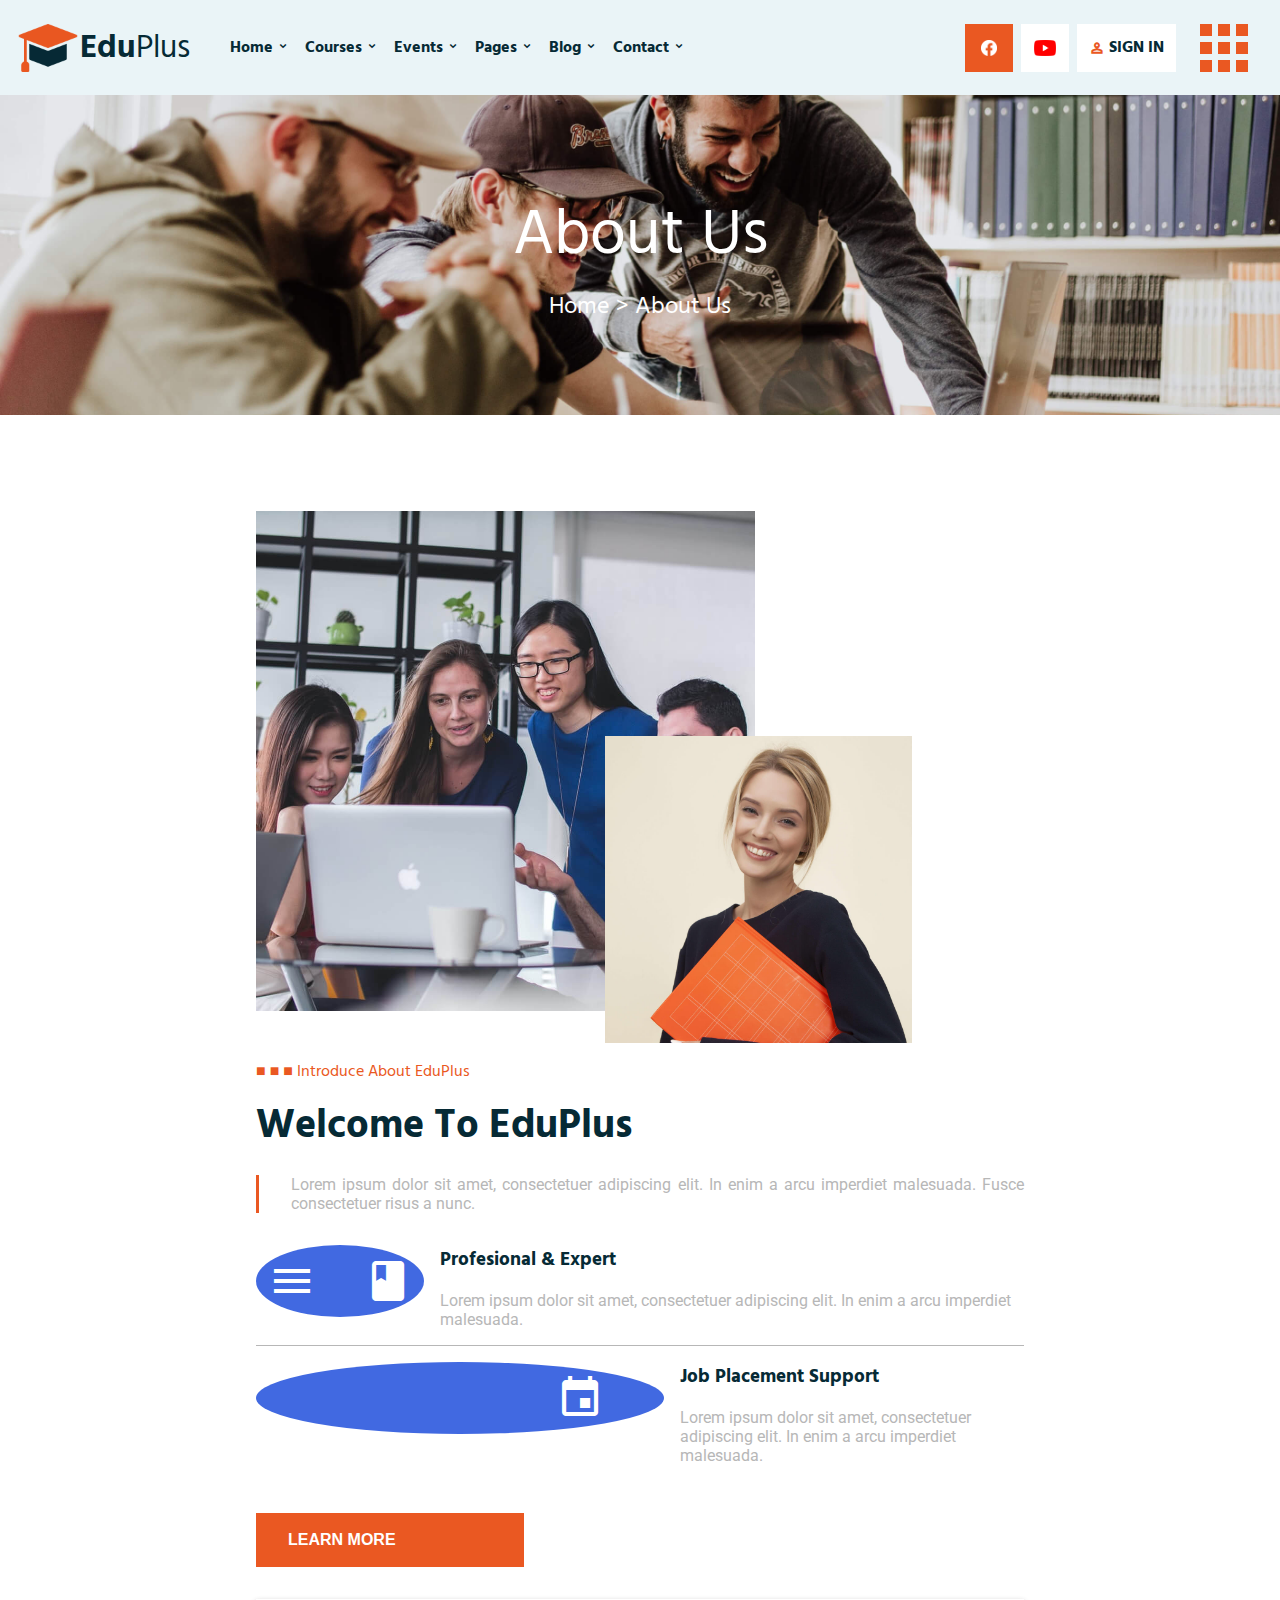
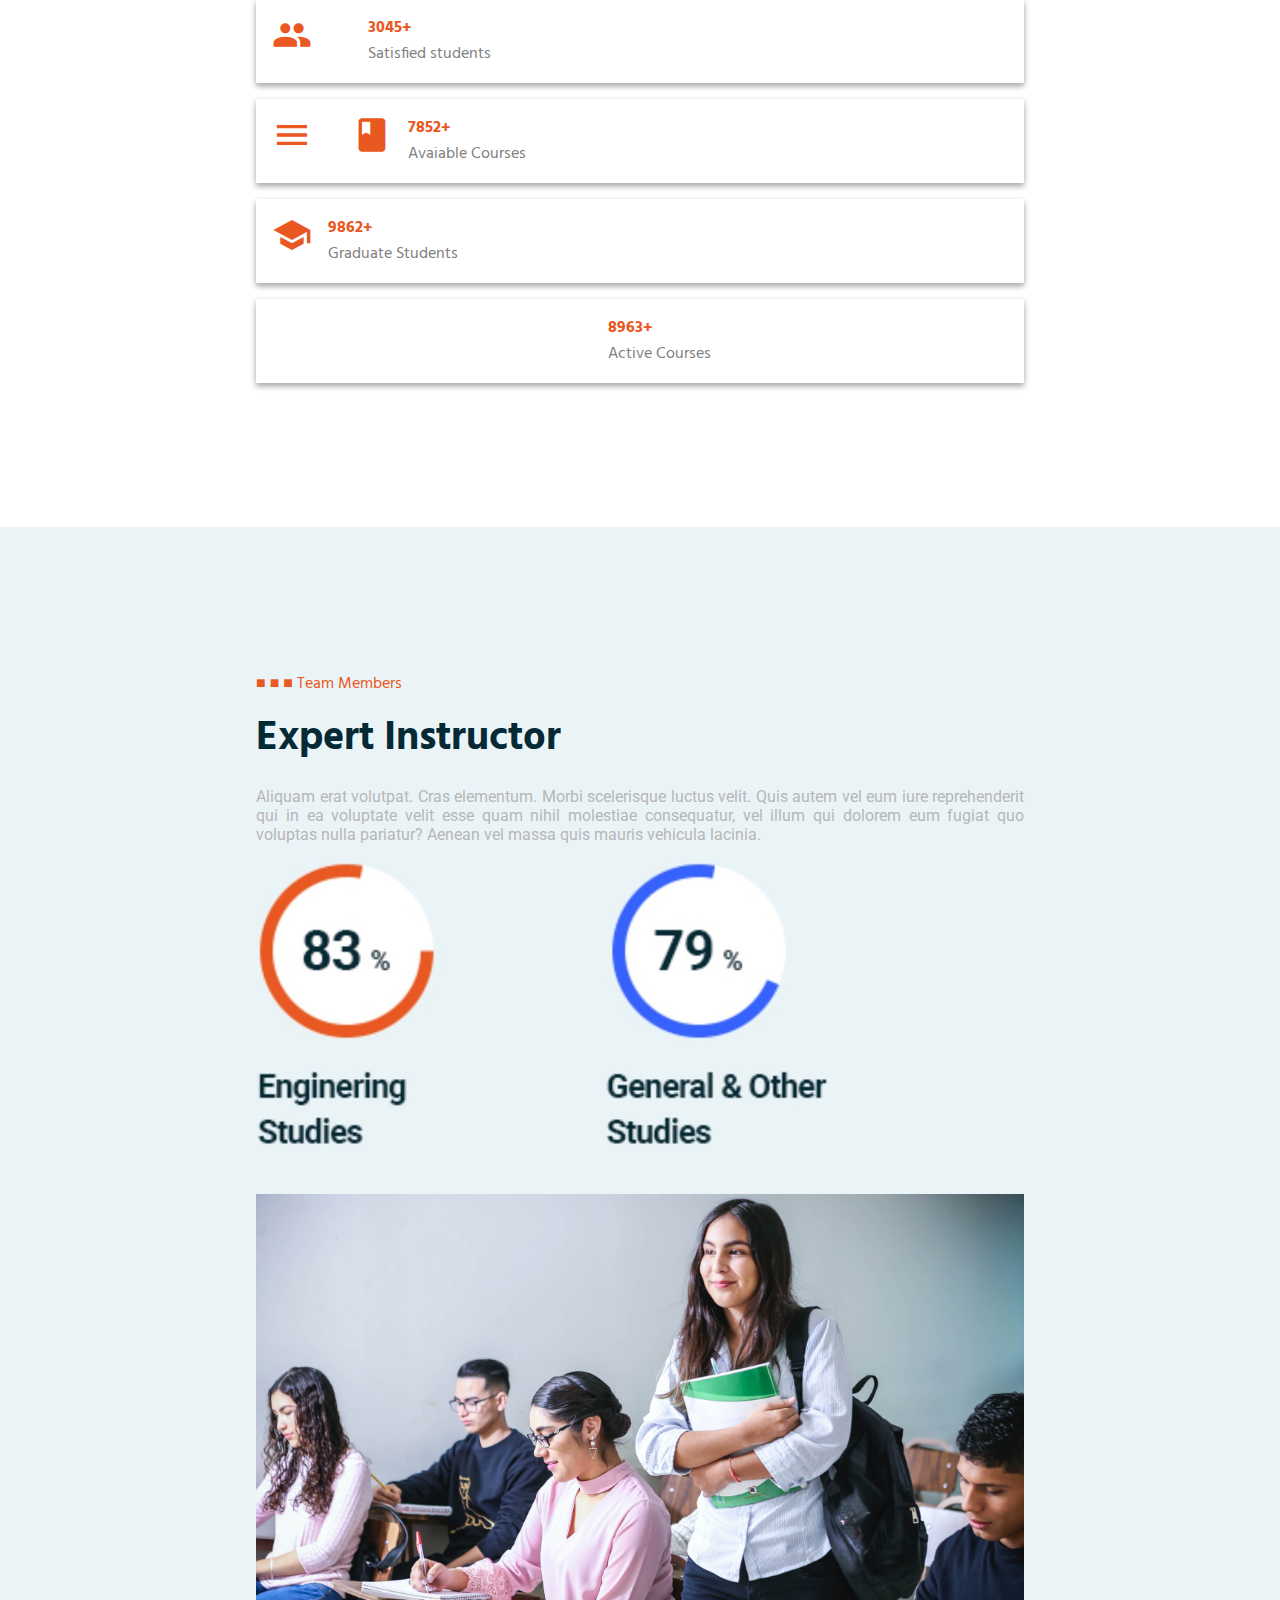
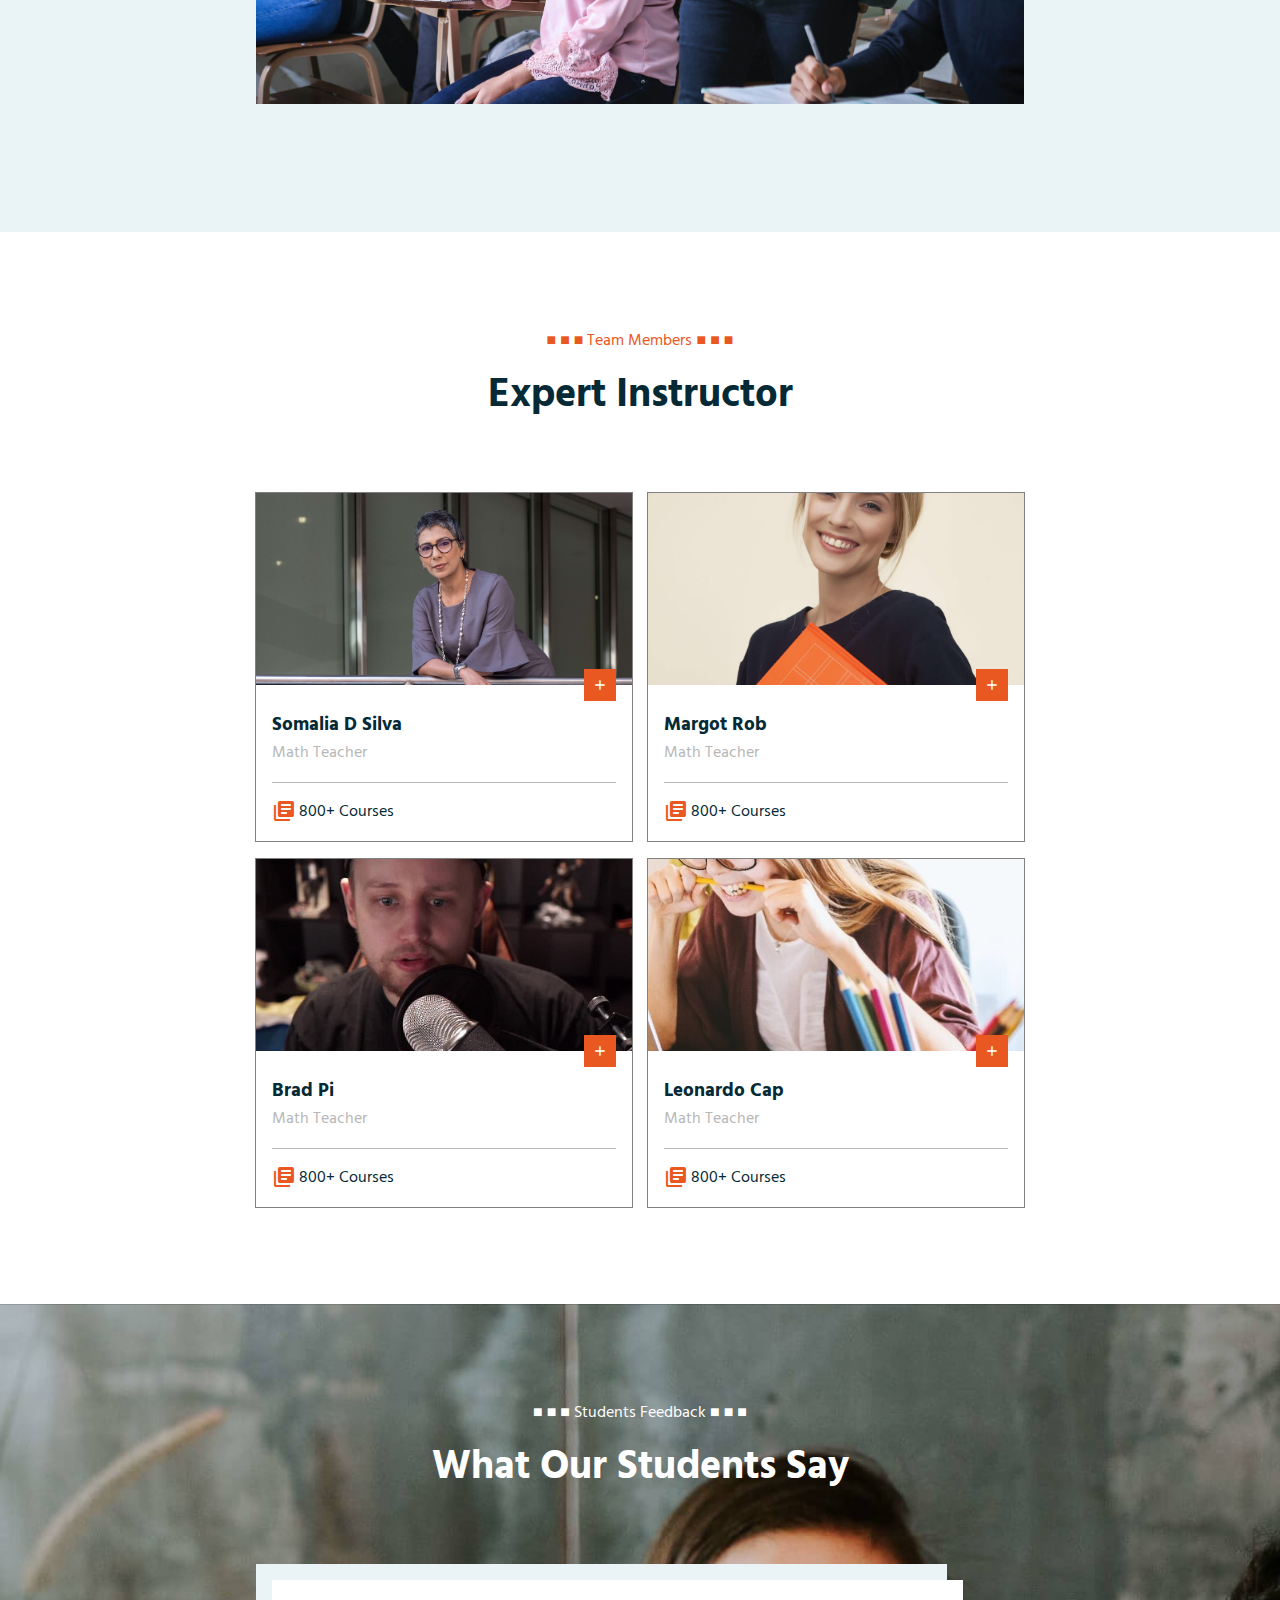
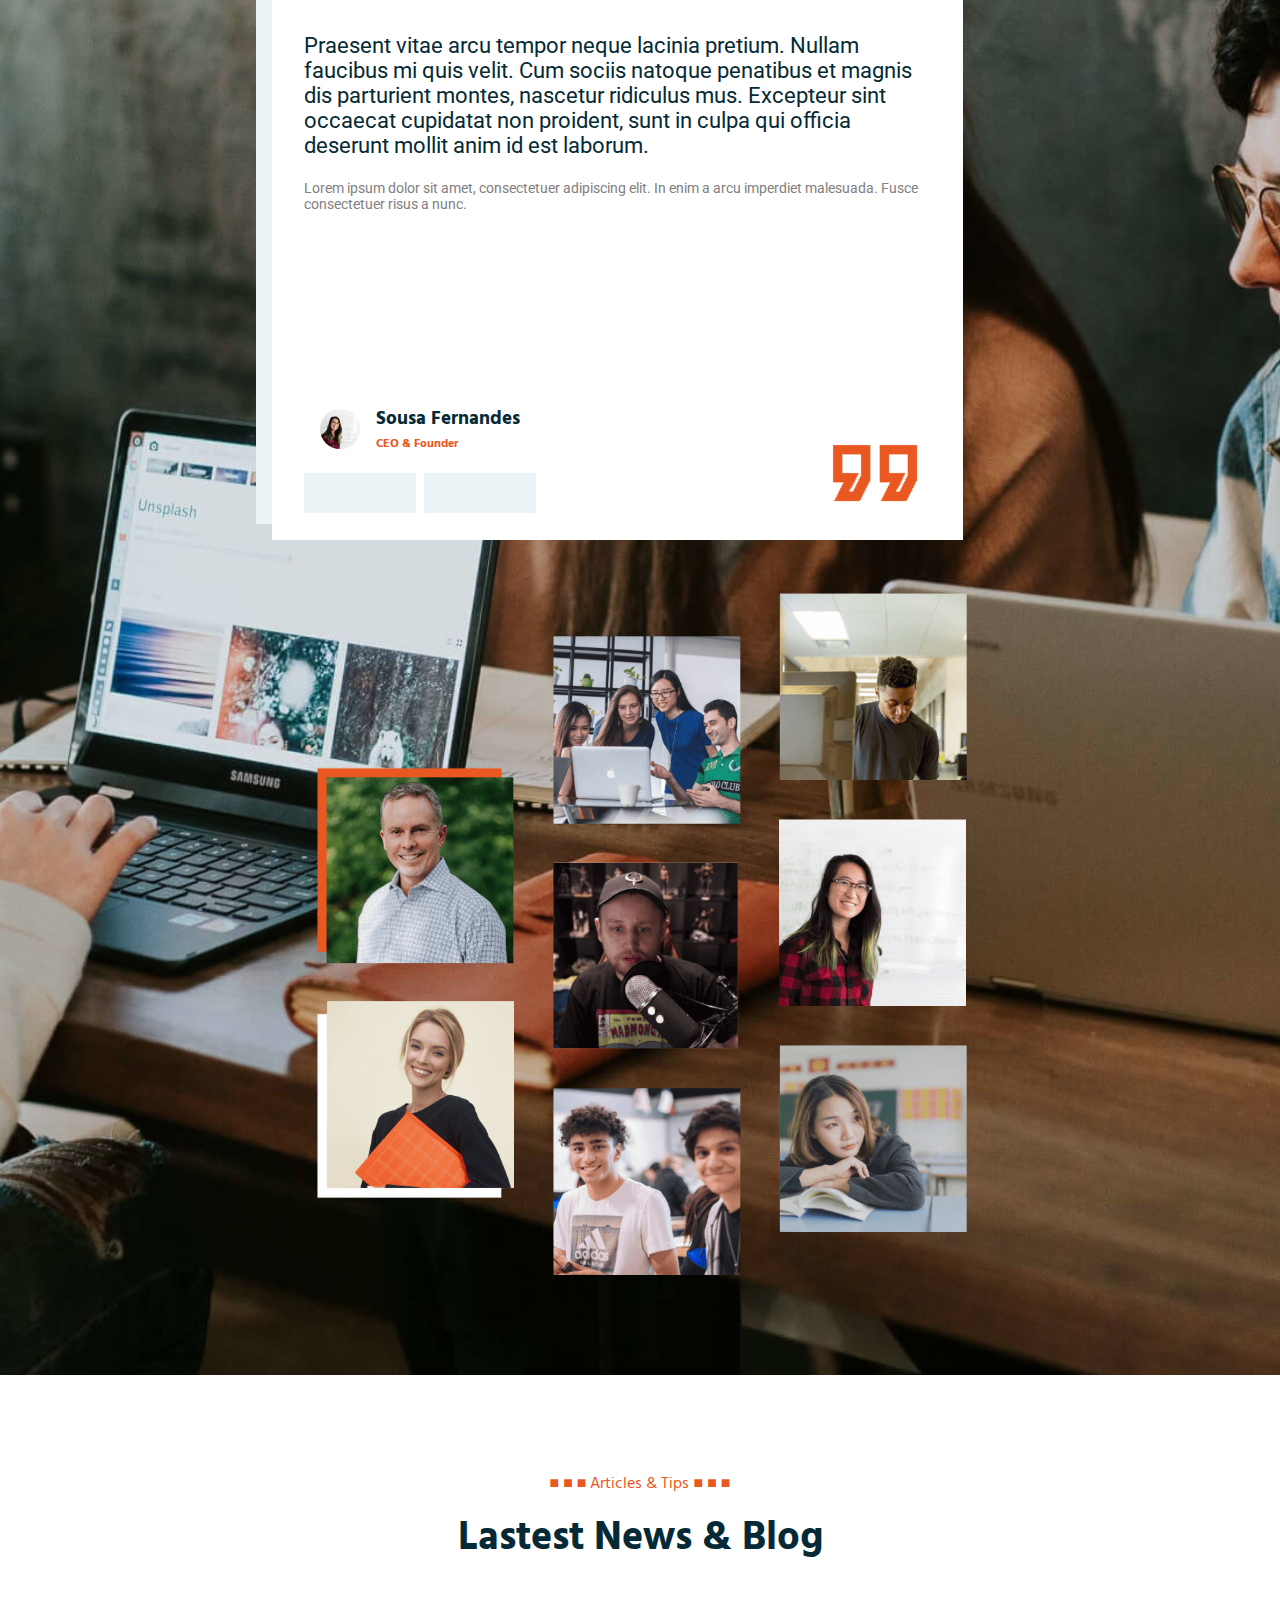
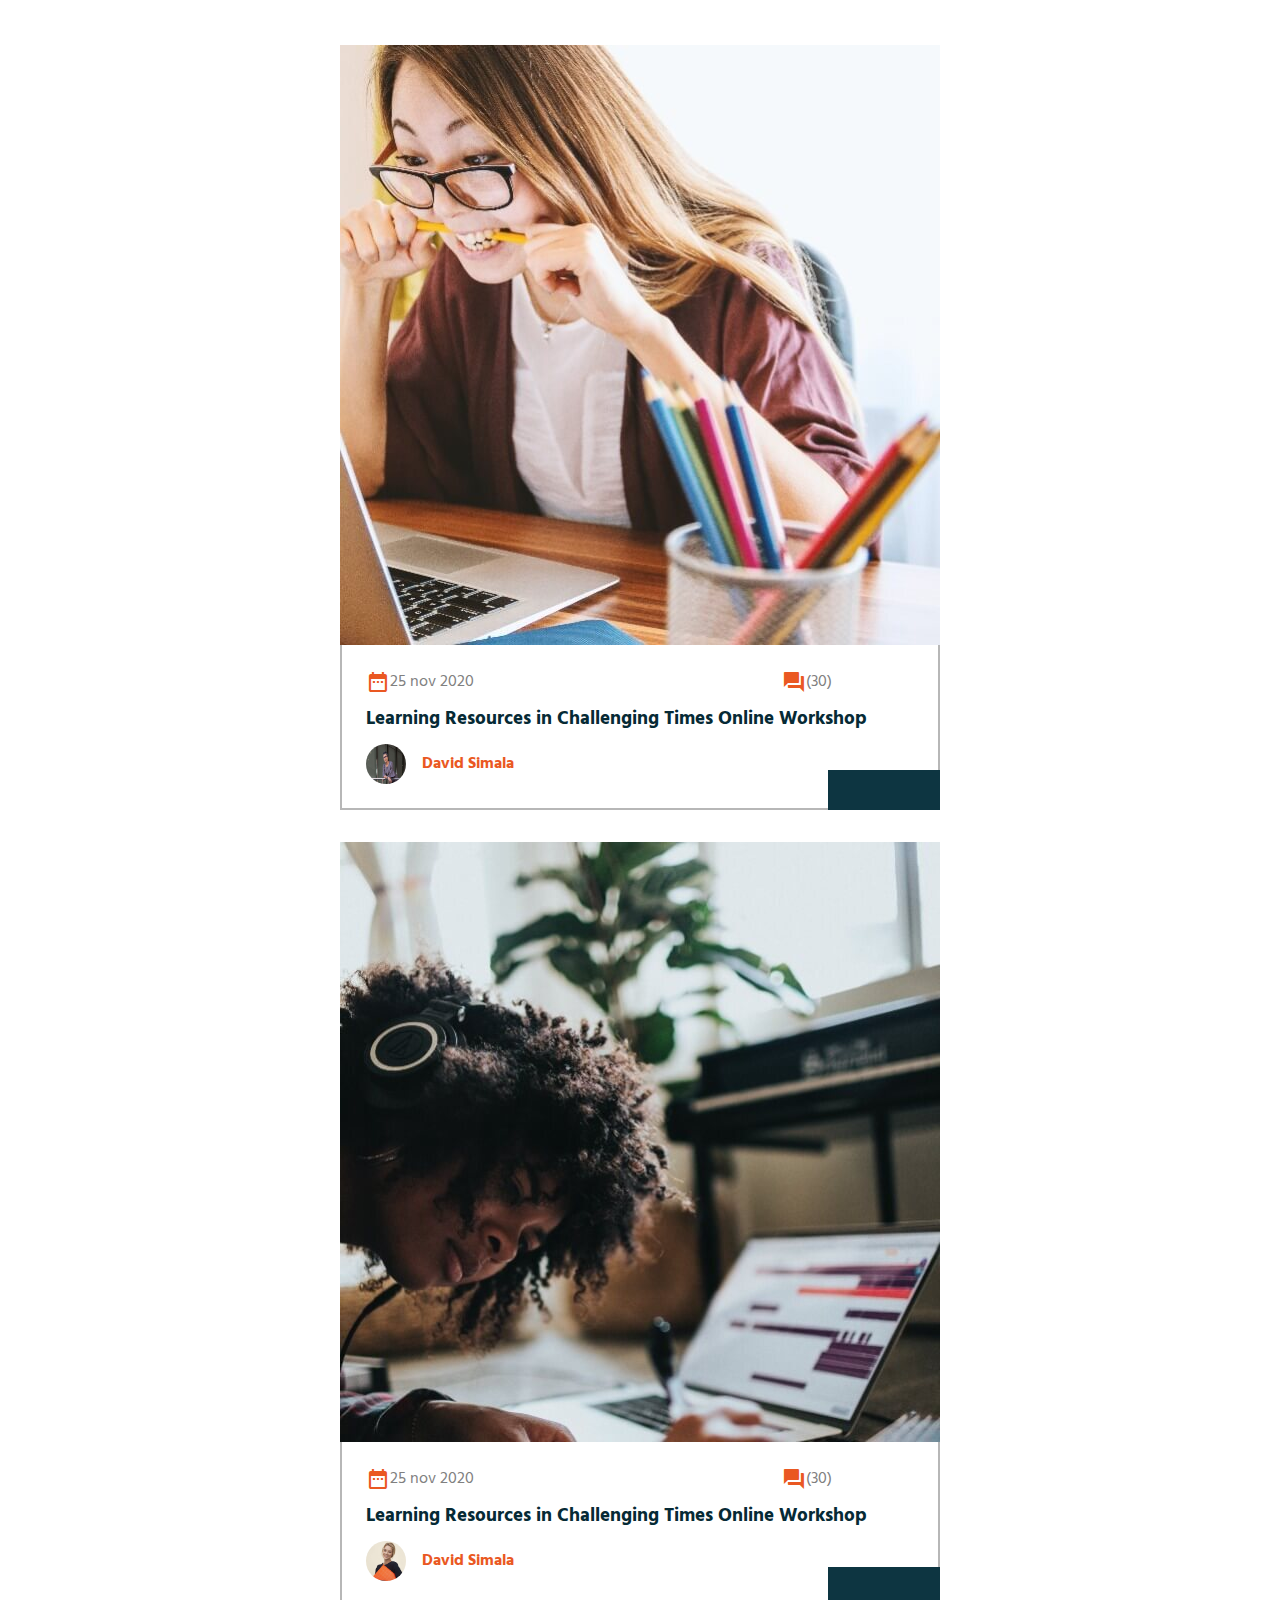
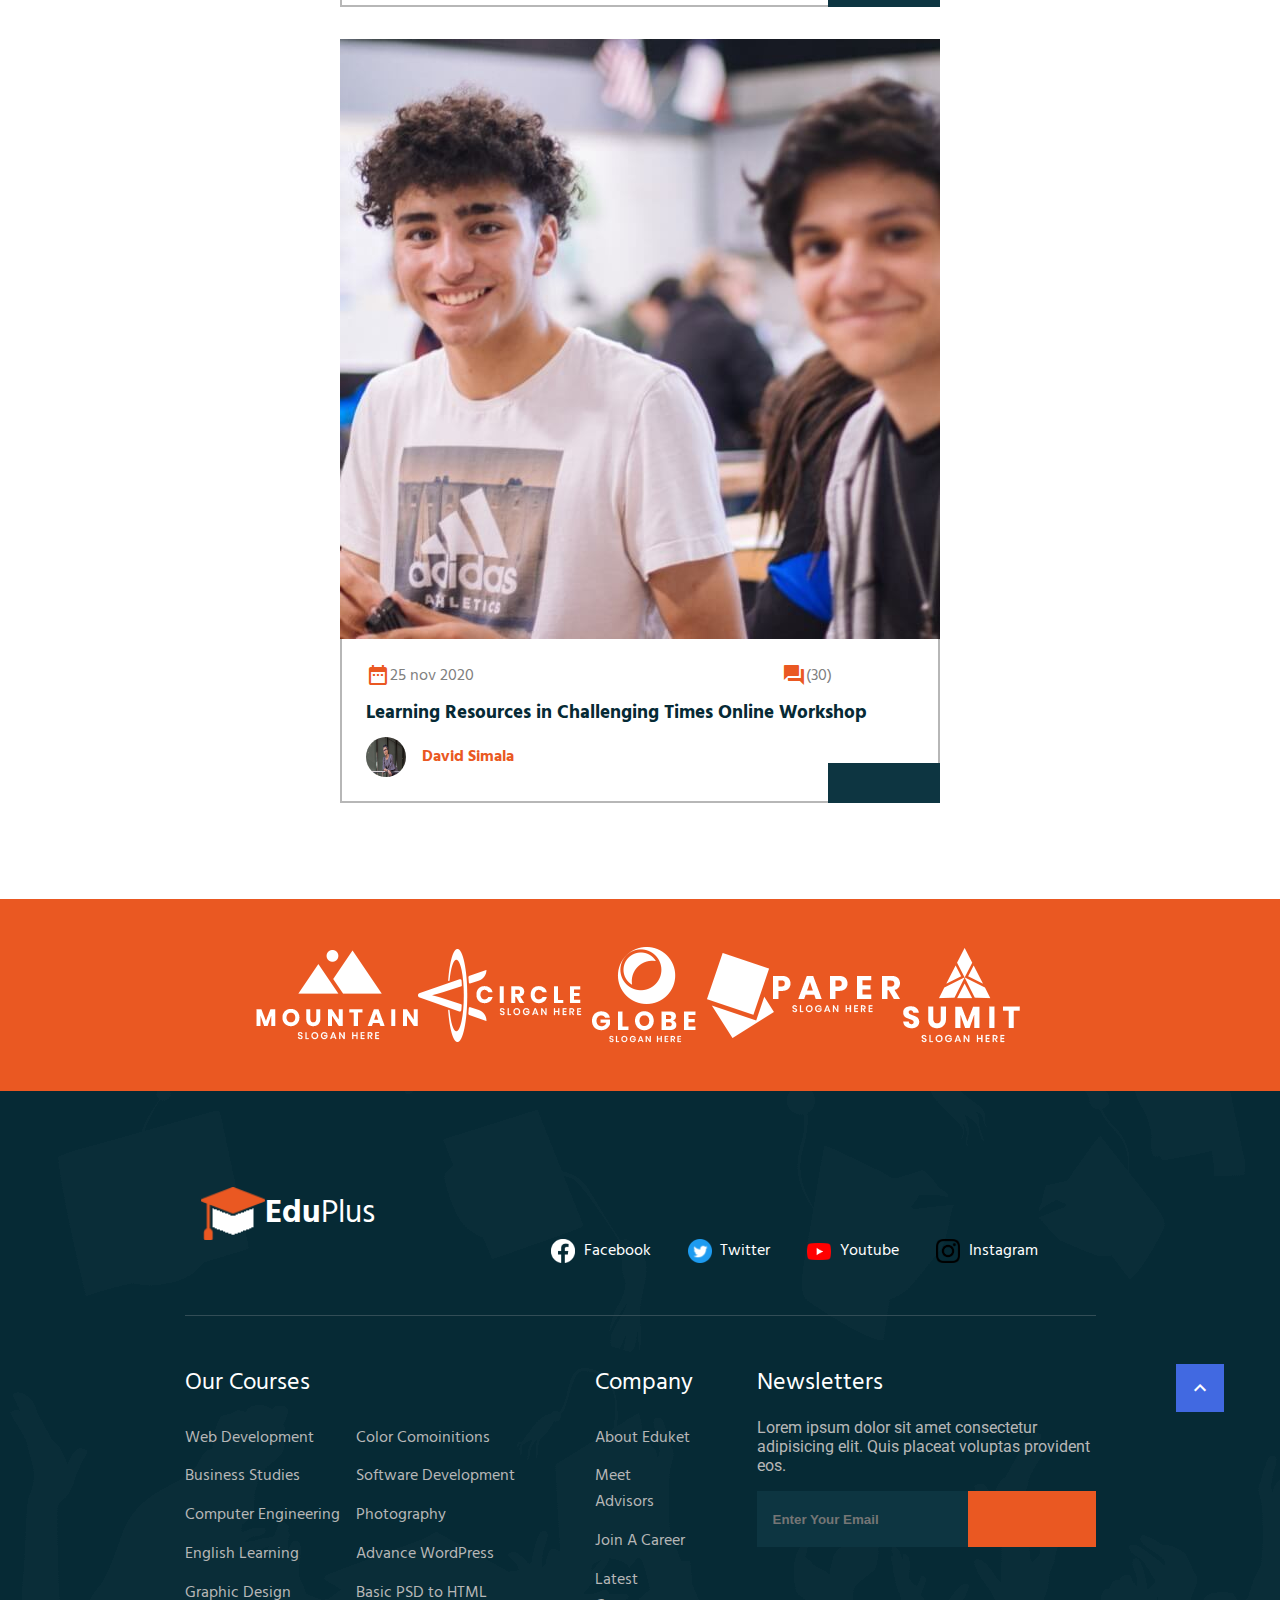
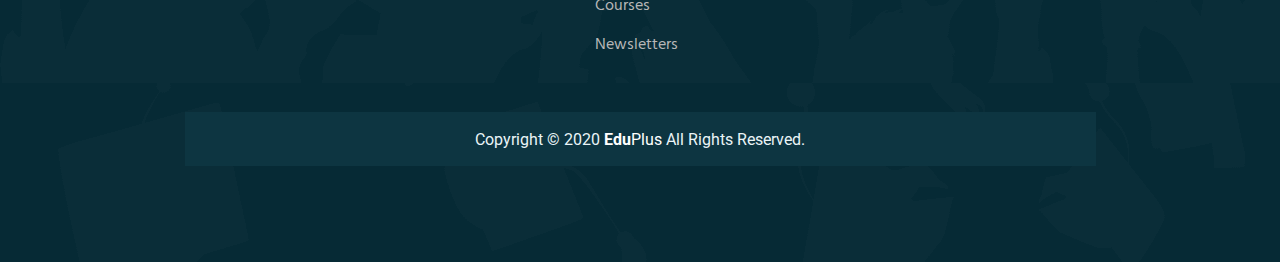
<file: about-us.html>
<!DOCTYPE html>
<html lang="en">

<head>
    <meta charset="utf-8">
    <meta name="description" content="Welcome to EduPlus">
    <meta name="keywords" content="online courses">
    <meta name="author" content="Marek Brodacký">
    <title>EduPlus</title>
    <link href="https://fonts.googleapis.com/icon?family=Material+Icons" rel="stylesheet" />
    <link rel="stylesheet" href="css/shared.css" />
    <link rel="stylesheet" href="css/about-us.css" />
    <script src="javascript.js"></script>
</head>

<body>
    <header class="header-sub-page">
        <div class="nav-flex nav-flex--center">
            <a href="index.html" class="nav-logo">
                <img class="logo__img" src="icons/EduLogo.png" alt="logo" />
                <span class="logo__text">
                    <span class="logo-edu">Edu</span>Plus
                </span>
            </a>
            <nav>
                <ul class="nav__ul">
                    <li class="nav__main-li">
                        <a href="index.html">
                            Home<span class="material-icons">expand_more</span></a>
                        <ul class="nav__ul__drop">
                            <li class="nav__li__drop"><a href="index.html#course_categories">Course Categories</a></li>
                            <li class="nav__li__drop"><a href="index.html#available_courses">Available Courses</a></li>
                            <li class="nav__li__drop"><a href="index.html#campus_gallery">Campus Gallery</a></li>
                            <li class="nav__li__drop">
                                <a href="index.html#expert_instructors">Expert Instructors</a>
                            </li>
                            <li class="nav__li__drop"><a href="index.html#upcoming_events">Upcoming Events</a></li>
                            <li class="nav__li__drop"><a href="index.html#students_say">Student's Feedback</a></li>
                            <li class="nav__li__drop"><a href="index.html#become_an_instructor">Become an Instructor</a>
                            </li>
                            <li class="nav__li__drop">
                                <a href="index.html#lastest_news">Lastest News & Blog</a>
                            </li>
                        </ul>
                    </li>
                    <li class="nav__main-li"><a href="our-dourses.html">
                            Courses<span class="material-icons">expand_more</span></a>
                        <ul class="nav__ul__drop">
                            <li class="nav__li__drop"><a href="index.html#course_categories">Course Categories</a></li>
                            <li class="nav__li__drop"><a href="our-dourses.html">Course List</a></li>
                            <li class="nav__li__drop"><a href="courses-detail.html">Course Details</a></li>
                        </ul>
                    </li>
                    <li class="nav__main-li">
                        <a href="index.html#upcoming_events">
                            Events<span class="material-icons">expand_more</span></a>
                        <ul class="nav__ul__drop">
                            <li class="nav__li__drop"><a href="index.html#upcoming_events">Upcoming Events</a></li>
                            <li class="nav__li__drop"><a href="events-detail.html">Events Detail</a></li>
                        </ul>
                    </li>
                    <li class="nav__main-li"><a href="FAQ.html">
                            Pages<span class="material-icons">expand_more</span></a>
                        <ul class="nav__ul__drop">
                            <li class="nav__li__drop">
                                <a href="about-us.html">About Us</a>
                            </li>
                            <li class="nav__li__drop"><a href="FAQ.html">FAQ</a></li>
                        </ul>
                    </li>
                    <li class="nav__main-li">
                        <a href="blog-standard.html">
                            Blog<span class="material-icons">expand_more</span></a>
                        <ul class="nav__ul__drop">
                            <li class="nav__li__drop"><a href="blog-standard.html">Blog Grid</a></li>
                            <li class="nav__li__drop"><a href="blog-details.html">Blog Details</a></li>
                        </ul>
                    </li>
                    <li class="nav__main-li">
                        <a href="contact-us.html">
                            Contact<span class="material-icons">expand_more</span></a>
                        <ul class="nav__ul__drop">
                            <li class="nav__li__drop">
                                <a href="contact-us.html">Contact</a>
                            </li>
                            <li class="nav__li__drop"><a href="about-us.html">About Us</a></li>
                        </ul>
                    </li>
                </ul>
            </nav>
        </div>
        <div class="header-socials">
            <a href="https://www.facebook.com/" class="header-socials__button header-socials__button--colored"><img class="social-button__img" src="icons/facebook_logo.png" alt="Facebook" /></a>
            <a href="https://www.youtube.com/" class="header-socials__button"><img class="social-button__img" src="icons/youtube_logo.png" alt="YouTube" /></a>
            <a href="" class="header-socials__button header-socials__button--signin"><span
                    class="material-icons">perm_identity</span>SIGN IN</a>
            <a href="" class="header-socials__apps"><img class="header-socials__apps__img" src="icons/apps.png" alt="Burger menu"></a>
        </div>
    </header>

    <main>
        <div class="page-title">
            <h1 class="page-title__header">About Us</h1>
            <h2 class="page-title__location">Home > About Us</h2>
        </div>

        <div class="about-edu main-grid">
            <div class="main-grid__content">
                <div class="about-edu__flex">
                    <div class="about-edu__image-box">
                        <img class="about-edu__image" src="img/teachers-meeting.jpg" alt="Group of instructors">
                        <img class="about-edu__image-2" src="img/teacher(5).jpg" alt="Instructor female">
                    </div>
                    <section class="about-edu__section">
                        <div class="main-hgroup">
                            <h2 class="sub-header">■ ■ ■ Introduce About EduPlus</h2>
                            <h2 class="main-header"><strong>Welcome To EduPlus</strong></h2>
                        </div>
                        <p class="a-e__description">Lorem ipsum dolor sit amet, consectetuer adipiscing elit. In enim a arcu imperdiet malesuada. Fusce consectetuer risus a nunc.</p>
                        <div class="a-e__tip-box">
                            <div class="a-e__tip-box__tip">
                                <span class="material-icons">menu_book</span>
                                <div>
                                    <h3>Profesional & Expert</h3>
                                    <p>Lorem ipsum dolor sit amet, consectetuer adipiscing elit. In enim a arcu imperdiet malesuada.</p>
                                </div>
                            </div>
                            <div class="a-e__tip-box__tip">
                                <span class="material-icons">emoji_events</span>
                                <div>
                                    <h3>Job Placement Support</h3>
                                    <p>Lorem ipsum dolor sit amet, consectetuer adipiscing elit. In enim a arcu imperdiet malesuada.</p>
                                </div>
                            </div>
                        </div>
                        <div class="a-e__button-box">
                            <button class="main-button a-e__button-1">
                                learn more
                                <span class="material-icons">east</span>
                            </button>
                        </div>
                    </section>
                    <div class="floating-bars">
                        <div class="floating-bar">
                            <span class="material-icons">groups</span>
                            <div>
                                <div class="floating-bar__number">3045+</div>
                                <div class="floating-bar__description">Satisfied students</div>
                            </div>
                        </div>

                        <div class="floating-bar">
                            <span class="material-icons">menu_book</span>
                            <div>
                                <div class="floating-bar__number">7852+</div>
                                <div class="floating-bar__description">Avaiable Courses</div>
                            </div>
                        </div>

                        <div class="floating-bar">
                            <span class="material-icons">school</span>
                            <div>
                                <div class="floating-bar__number">9862+</div>
                                <div class="floating-bar__description">Graduate Students</div>
                            </div>
                        </div>

                        <div class="floating-bar">
                            <span class="material-icons">category</span>
                            <div>
                                <div class="floating-bar__number">8963+</div>
                                <div class="floating-bar__description">Active Courses</div>
                            </div>
                        </div>
                    </div>
                </div>

            </div>
        </div>

        <section class="institute-goals main-grid">
            <div class="main-grid__content">
                <div class="institute-goals__flex">
                    <div>
                        <div class="main-hgroup">
                            <h2 class="sub-header">■ ■ ■ Team Members</h2>
                            <h2 class="main-header"><strong>Expert Instructor</strong></h2>
                        </div>
                        <p class="institute-goals_paragraph">Aliquam erat volutpat. Cras elementum. Morbi scelerisque luctus velit. Quis autem vel eum iure reprehenderit qui in ea voluptate velit esse quam nihil molestiae consequatur, vel illum qui dolorem eum fugiat quo voluptas nulla pariatur?
                            Aenean vel massa quis mauris vehicula lacinia.</p>
                        <img class="institute-goals_statistics" src="img/round_statistics.jpg" alt="Round statistics">
                    </div>
                    <img class="institute-goals__video" src="img/classroom(1).jpg" alt="Video">
                </div>
            </div>
        </section>

        <!-- instructors -->
        <section class="expert-instructors main-grid">
            <div class="main-grid__content">
                <div class="main-hgroup">
                    <h2 class="sub-header">■ ■ ■ Team Members ■ ■ ■</h2>
                    <h2 class="main-header"><strong>Expert Instructor</strong></h2>
                </div>

                <div class="expert-instructors__instructors">
                    <div class="instructors__instructor">
                        <div class="instructor__more-info">
                            <span class="material-icons">add</span>
                            <ul class="instructor__more-info__ul">
                                <li>
                                    <a href=""><img src="icons/facebook_logo_blue.png" alt="Facebook"></a>
                                </li>
                                <li>
                                    <a href=""><img src="icons/twitter_logo.png" alt="Twitter"></a>
                                </li>
                                <li>
                                    <a href=""><img src="icons/instagram_logo.png" alt="Instagram"></a>
                                </li>
                            </ul>
                        </div>
                        <img class="instructor__image" src="img/teacher(2).jpg" alt="Teacher photo">
                        <div class="instructor__description">
                            <h3 class="instructor__name">Somalia D Silva</h3>
                            <h3 class="instructor__type">Math Teacher</h3>
                            <h3 class="instructor__courses">
                                <span class="material-icons">library_books</span><span>800+ Courses</span>
                            </h3>
                        </div>
                    </div>

                    <div class="instructors__instructor">
                        <div class="instructor__more-info">
                            <span class="material-icons">add</span>
                            <ul class="instructor__more-info__ul">
                                <li>
                                    <a href=""><img src="icons/facebook_logo_blue.png" alt="Facebook"></a>
                                </li>
                                <li>
                                    <a href=""><img src="icons/twitter_logo.png" alt="Twitter"></a>
                                </li>
                                <li>
                                    <a href=""><img src="icons/instagram_logo.png" alt="Instagram"></a>
                                </li>
                            </ul>
                        </div>
                        <img class="instructor__image" src="img/teacher(5).jpg" alt="Teacher photo">
                        <div class="instructor__description">
                            <h3 class="instructor__name">Margot Rob </h3>
                            <h3 class="instructor__type">Math Teacher</h3>
                            <h3 class="instructor__courses">
                                <span class="material-icons">library_books</span><span>800+ Courses</span>
                            </h3>
                        </div>
                    </div>

                    <div class="instructors__instructor">
                        <div class="instructor__more-info">
                            <span class="material-icons">add</span>
                            <ul class="instructor__more-info__ul">
                                <li>
                                    <a href=""><img src="icons/facebook_logo_blue.png" alt="Facebook"></a>
                                </li>
                                <li>
                                    <a href=""><img src="icons/twitter_logo.png" alt="Twitter"></a>
                                </li>
                                <li>
                                    <a href=""><img src="icons/instagram_logo.png" alt="Instagram"></a>
                                </li>
                            </ul>
                        </div>
                        <img class="instructor__image" src="img/teacher(6).jpg" alt="Teacher photo">
                        <div class="instructor__description">
                            <h3 class="instructor__name">Brad Pi</h3>
                            <h3 class="instructor__type">Math Teacher</h3>
                            <h3 class="instructor__courses">
                                <span class="material-icons">library_books</span><span>800+ Courses</span>
                            </h3>
                        </div>
                    </div>

                    <div class="instructors__instructor">
                        <div class="instructor__more-info">
                            <span class="material-icons">add</span>
                            <ul class="instructor__more-info__ul">
                                <li>
                                    <a href=""><img src="icons/facebook_logo_blue.png" alt="Facebook"></a>
                                </li>
                                <li>
                                    <a href=""><img src="icons/twitter_logo.png" alt="Twitter"></a>
                                </li>
                                <li>
                                    <a href=""><img src="icons/instagram_logo.png" alt="Instagram"></a>
                                </li>
                            </ul>
                        </div>
                        <img class="instructor__image" src="img/teacher(1).jpg" alt="Teacher photo">
                        <div class="instructor__description">
                            <h3 class="instructor__name">Leonardo Cap</h3>
                            <h3 class="instructor__type">Math Teacher</h3>
                            <h3 class="instructor__courses">
                                <span class="material-icons">library_books</span><span>800+ Courses</span>
                            </h3>
                        </div>
                    </div>
                </div>


            </div>
        </section>

        <!-- recom -->
        <article class="students-feedback main-grid">
            <div class="main-grid__content">
                <div class="main-hgroup">
                    <h2 class="sub-header">■ ■ ■ Students Feedback ■ ■ ■</h2>
                    <h2 class="main-header"><strong>What Our Students Say</strong></h2>
                </div>

                <div class="students-feedback__flex">
                    <div class="students-feedback__citate">
                        <div class="s-f__citate__box-copy"></div>
                        <div class="s-f__citate__box-move">
                            <p class="s-f__citate__main-text">Praesent vitae arcu tempor neque lacinia pretium. Nullam faucibus mi quis velit. Cum sociis natoque penatibus et magnis dis parturient montes, nascetur ridiculus mus. Excepteur sint occaecat cupidatat non proident, sunt in
                                culpa qui officia deserunt mollit anim id est laborum.</p>
                            <p class="s-f__citate__main-description">Lorem ipsum dolor sit amet, consectetuer adipiscing elit. In enim a arcu imperdiet malesuada. Fusce consectetuer risus a nunc.</p>
                            <div class="s-f__citate__autor">
                                <img class="s-f__citate__autor__image" src="img/teacher(4).jpg" alt="Autor's photo">
                                <div>
                                    <h3 class="s-f__citate__autor__name">Sousa Fernandes</h3>
                                    <h3 class="s-f__citate__autor__description">CEO & Founder</h3>
                                </div>
                            </div>
                            <div class="s-f__citate__buttons">
                                <button class="main-button s-f__citate__button" onclick="changeStatus(-1)">
                                    <span class="material-icons">west</span>
                                </button>
                                <button class="main-button s-f__citate__button" onclick="changeStatus(1)">
                                    <span class="material-icons">east</span>
                                </button>
                            </div>
                            <img src="img/quote.png" alt="quote" class="s-f__citate__quote-icon">
                        </div>
                    </div>
                    <div class="students-feedback__pictures">
                        <img src="img/student-pictures.png" alt="Photos of students">
                    </div>
                </div>
            </div>
        </article>

        <!-- news blog -->
        <article class="news-blog main-grid">
            <div class="main-hgroup">
                <h2 class="sub-header">■ ■ ■ Articles & Tips ■ ■ ■</h2>
                <h2 class="main-header"><strong>Lastest News & Blog</strong></h2>
            </div>

            <div class="news-blog__flex">
                <section class="news-blog__news">
                    <img class="n-b__news__main-image" src="img/teacher(1).jpg" alt="Gilr with a book.">
                    <div class="n-b__news__content">
                        <ul class="n-b__news__dates">
                            <li><span class="material-icons">date_range</span>25 nov 2020</li>
                            <li><span class="material-icons">question_answer</span>(30)</li>
                        </ul>

                        <h3 class="n-b__news__heading">Learning Resources in Challenging Times Online Workshop</h3>
                        <div class="n-b__news__user">
                            <img src="img/teacher(2).jpg" class="n-b__news__user__photo" alt="Autor's image">
                            <h4 class="n-b__news__user__name">David Simala</h4>
                        </div>
                        <button class="main-button n-b__news__button"><span class="material-icons">east</span></button>
                    </div>
                </section>
                <section class="news-blog__news">
                    <img class="n-b__news__main-image" src="img/study(2).jpg" alt="Gilr with a book.">
                    <div class="n-b__news__content">
                        <ul class="n-b__news__dates">
                            <li><span class="material-icons">date_range</span>25 nov 2020</li>
                            <li><span class="material-icons">question_answer</span>(30)</li>
                        </ul>

                        <h3 class="n-b__news__heading">Learning Resources in Challenging Times Online Workshop</h3>
                        <div class="n-b__news__user">
                            <img src="img/teacher(5).jpg" class="n-b__news__user__photo" alt="Autor's image">
                            <h4 class="n-b__news__user__name">David Simala</h4>
                        </div>
                        <button class="main-button n-b__news__button"><span class="material-icons">east</span></button>
                    </div>
                </section>
                <section class="news-blog__news">
                    <img class="n-b__news__main-image" src="img/student(4).jpg" alt="Gilr with a book.">
                    <div class="n-b__news__content">
                        <ul class="n-b__news__dates">
                            <li><span class="material-icons">date_range</span>25 nov 2020</li>
                            <li><span class="material-icons">question_answer</span>(30)</li>
                        </ul>

                        <h3 class="n-b__news__heading">Learning Resources in Challenging Times Online Workshop</h3>
                        <div class="n-b__news__user">
                            <img src="img/teacher(2).jpg" class="n-b__news__user__photo" alt="Autor's image">
                            <h4 class="n-b__news__user__name">David Simala</h4>
                        </div>
                        <button class="main-button n-b__news__button"><span class="material-icons">east</span></button>
                    </div>
                </section>
            </div>
        </article>

        <div class="companies main-grid">
            <div class="companies__list">
                <img src="icons/mountain_slogan_here.png" alt="Mountain Slogan Here" />
                <img src="icons/circle_slogan_here.png" alt="Circle Slogan Here" />
                <img src="icons/globe_slogan_here.png" alt="Globe Slogan Here" />
                <img src="icons/paper_slogan_here.png" alt="Paper Slogan Here" />
                <img src="icons/sumit_slogan_here.png" alt="Sumit Slogan Here" />
            </div>
        </div>
    </main>
    <footer class="main-grid footer">
        <div class="main-grid__content">
            <div class="footer-top-part">
                <a href="#Home" class="nav-logo">
                    <img class="logo__img" src="icons/EduLogoWhite.png" alt="logo" />
                    <span class="logo__text">
                        <span class="logo-edu">Edu</span>Plus
                    </span>
                </a>
                <div class="footer-socials-container">
                    <a class="footer-social" href="https://www.facebook.com/"><img src="icons/facebook_logo.png" alt="Facebook" /> Facebook
                    </a>
                    <a class="footer-social" href="https://www.youtube.com/"><img src="icons/twitter_logo.png" alt="YouTube" /> Twitter</a>
                    <a class="footer-social" href="https://www.youtube.com/"><img src="icons/youtube_logo.png" alt="YouTube" /> Youtube</a>
                    <a class="footer-social" href="https://www.youtube.com/"><img src="icons/instagram_logo.png" alt="YouTube" /> Instagram
                    </a>
                </div>
            </div>
            <div class="footer-bottom-part">
                <button class="main-button nav-to-top" onclick='window.scrollTo({top: 0, behavior: "smooth"});'>
                    <span class="material-icons">expand_less</span>
                </button>
                <div class="footer-categories">
                    <h2>Our Courses</h2>
                    <div class="footer-categories__ul">
                        <div class="footer-categories__part">
                            <div class="footer-categories__part__li">Web Development</div>
                            <div class="footer-categories__part__li">Business Studies</div>
                            <div class="footer-categories__part__li">Computer Engineering</div>
                            <div class="footer-categories__part__li">English Learning</div>
                            <div class="footer-categories__part__li">Graphic Design</div>
                        </div>
                        <div class="footer-categories__part">
                            <div class="footer-categories__part__li">Color Comoinitions</div>
                            <div class="footer-categories__part__li">Software Development</div>
                            <div class="footer-categories__part__li">Photography</div>
                            <div class="footer-categories__part__li">Advance WordPress</div>
                            <div class="footer-categories__part__li">Basic PSD to HTML</div>
                        </div>
                    </div>
                </div>
                <div class="footer-company">
                    <h2>Company</h2>
                    <div class="footer-company__ul">
                        <div class="footer-company__part">
                            <div class="footer-company__part_li">About Eduket</div>
                            <div class="footer-company__part_li">Meet Advisors</div>
                            <div class="footer-company__part_li">Join A Career</div>
                            <div class="footer-company__part_li">Latest Courses</div>
                            <div class="footer-company__part_li">Newsletters</div>
                        </div>
                    </div>
                </div>
                <div class="footer-newsletters">
                    <h2>Newsletters</h2>
                    <p>
                        Lorem ipsum dolor sit amet consectetur adipisicing elit. Quis placeat voluptas provident eos.
                    </p>
                    <div>
                        <input type="text" placeholder="Enter Your Email" />
                        <button class="main-button"><span class="material-icons">east</span></button>
                    </div>
                </div>
            </div>
            <div class="footer-copyright">
                <p>Copyright &copy; 2020 <span class="logo--footer"><span class="logo-edu">Edu</span>Plus</span> All Rights Reserved.</p>
            </div>
        </div>
    </footer>
</body>

</html>
</file>
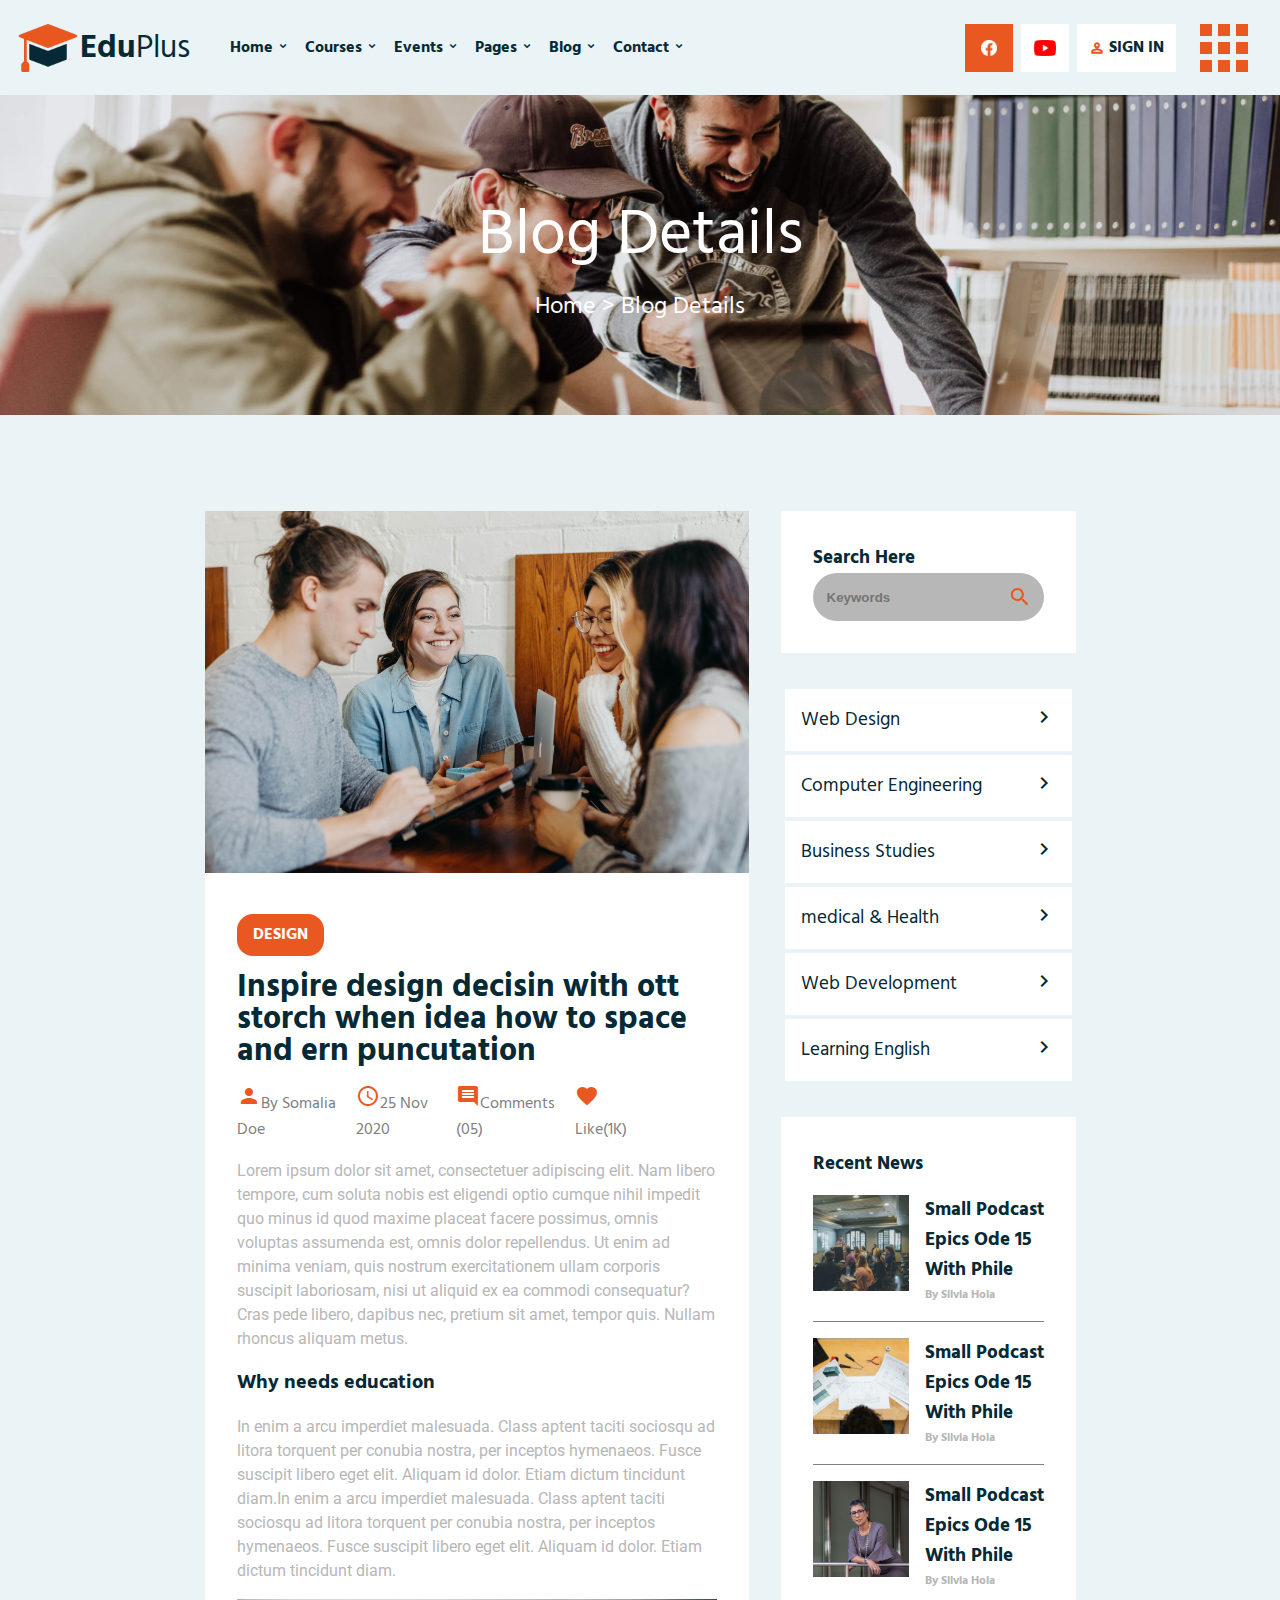
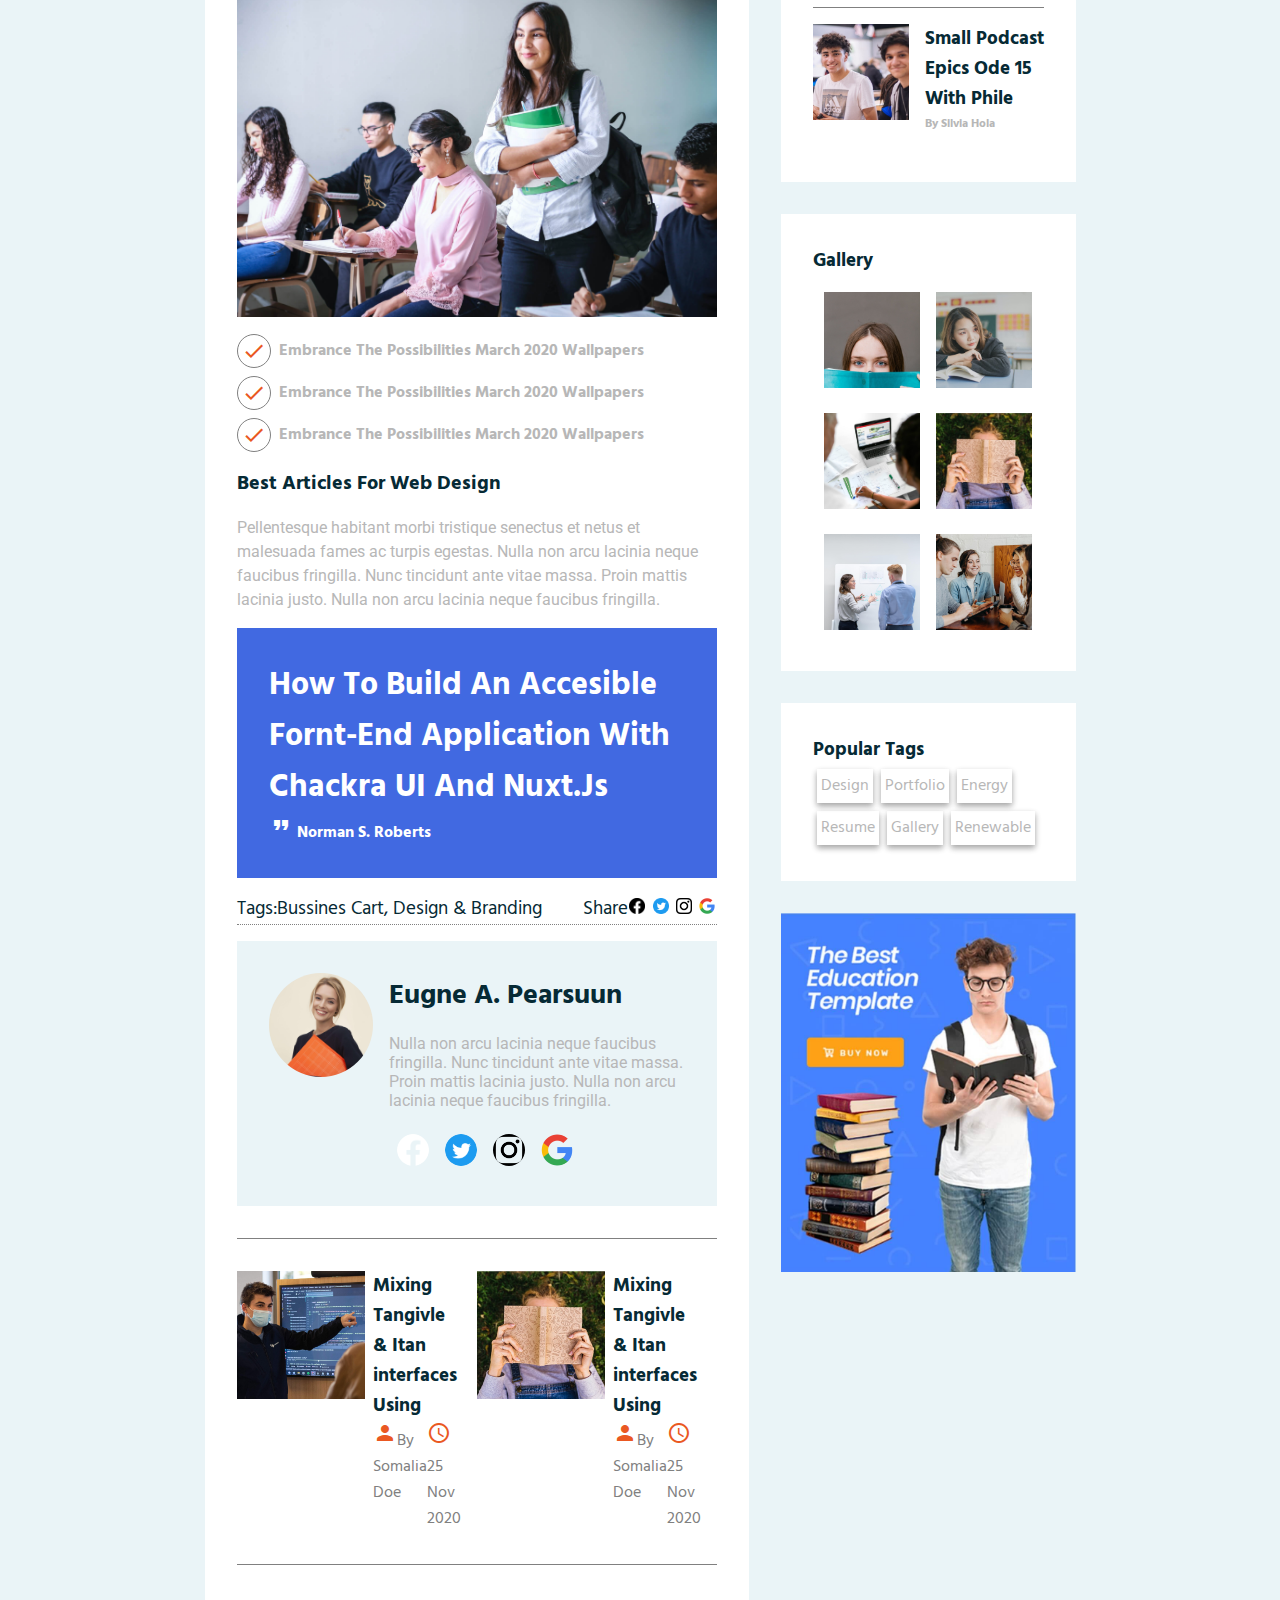
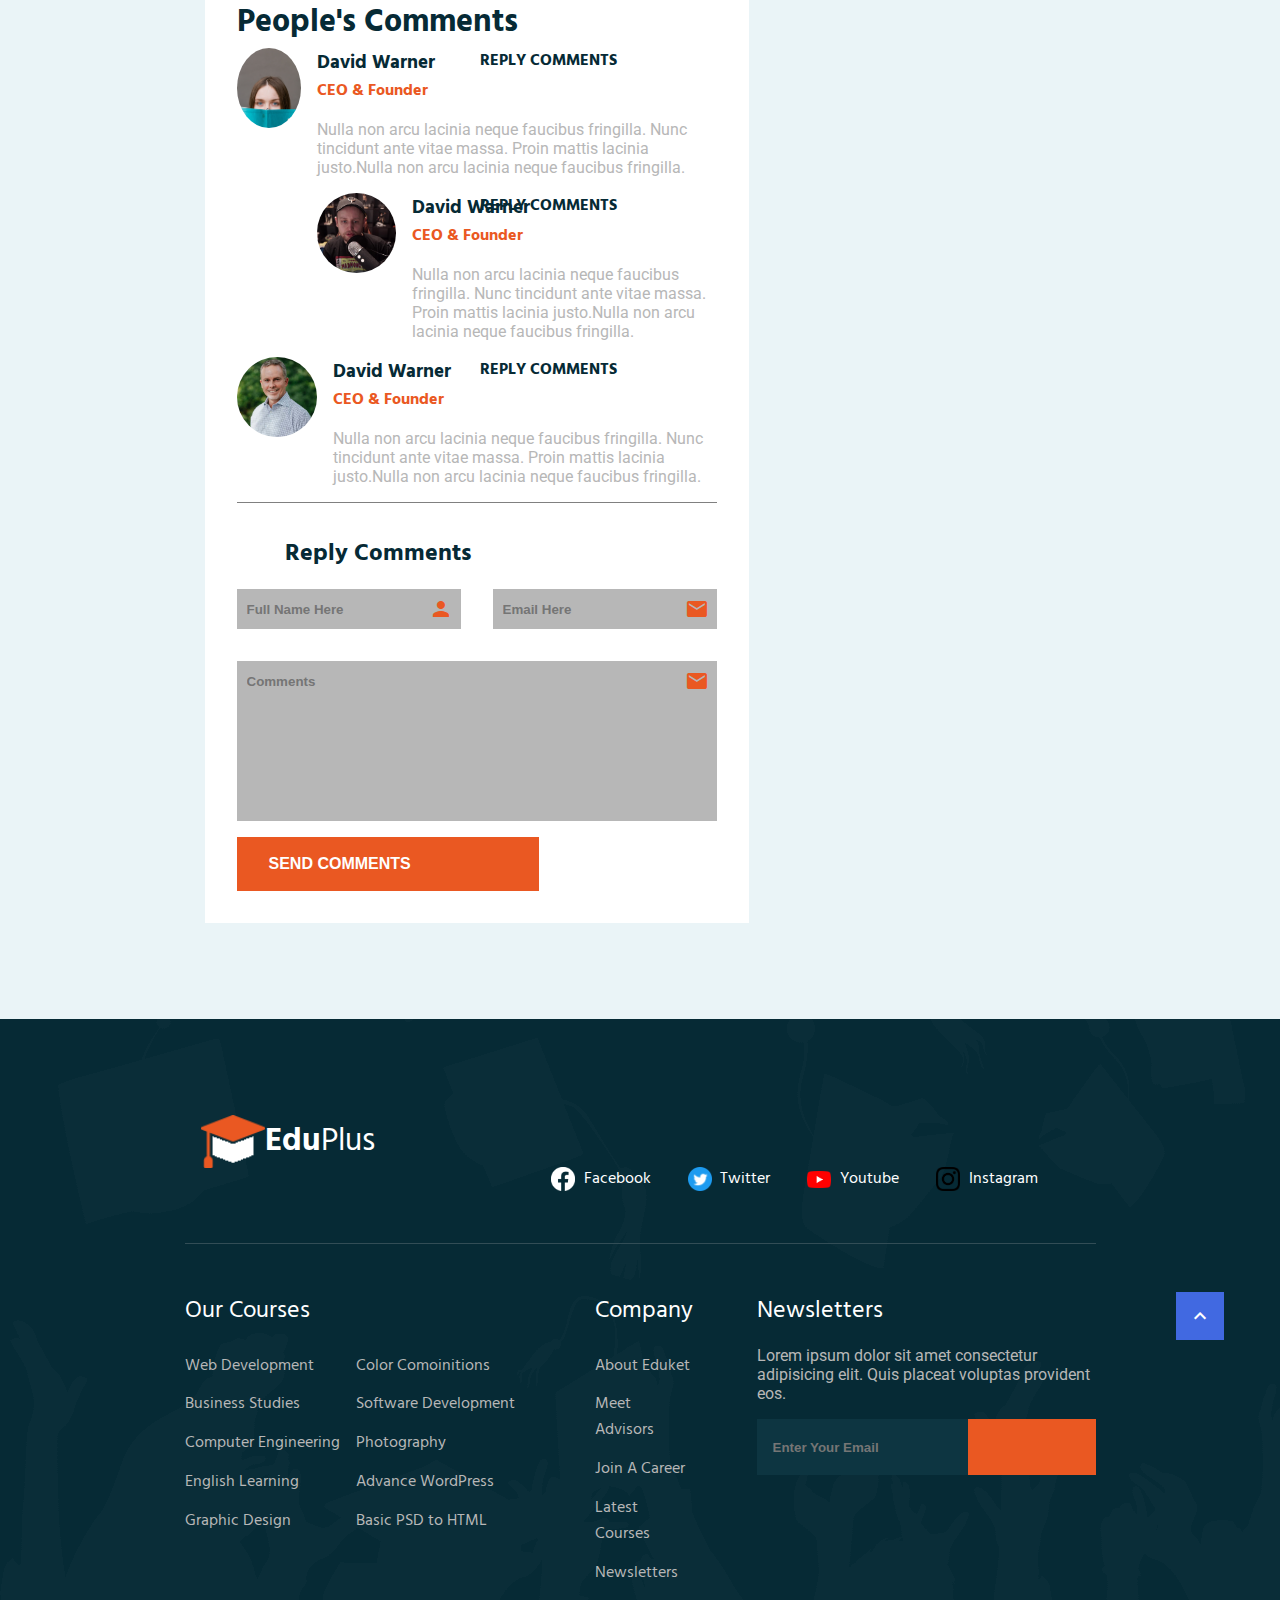
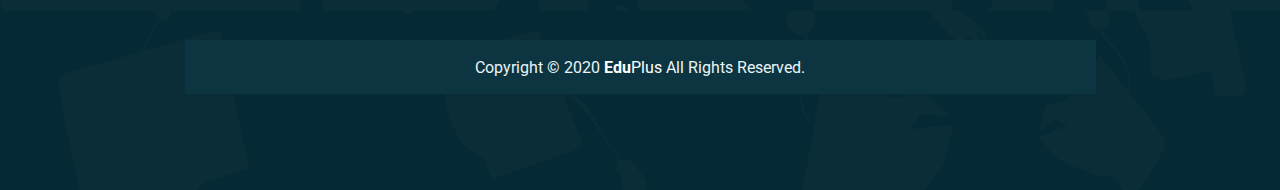
<file: blog-details.html>
<!DOCTYPE html>
<html lang="en">

<head>
    <meta charset="utf-8">
    <meta name="description" content="Welcome to EduPlus">
    <meta name="keywords" content="online courses">
    <meta name="author" content="Marek Brodacký">
    <title>EduPlus</title>
    <link href="https://fonts.googleapis.com/icon?family=Material+Icons" rel="stylesheet" />
    <link rel="stylesheet" href="css/shared.css" />
    <link rel="stylesheet" href="css/blog-details.css" />
    <script src="library/spotlight.bundle.js"></script>
</head>

<body>
    <header class="header-sub-page">
        <div class="nav-flex nav-flex--center">
            <a href="index.html" class="nav-logo">
                <img class="logo__img" src="icons/EduLogo.png" alt="logo" />
                <span class="logo__text">
                    <span class="logo-edu">Edu</span>Plus
                </span>
            </a>
            <nav>
                <ul class="nav__ul">
                    <li class="nav__main-li">
                        <a href="index.html">
                            Home<span class="material-icons">expand_more</span></a>
                        <ul class="nav__ul__drop">
                            <li class="nav__li__drop"><a href="index.html#course_categories">Course Categories</a></li>
                            <li class="nav__li__drop"><a href="index.html#available_courses">Available Courses</a></li>
                            <li class="nav__li__drop"><a href="index.html#campus_gallery">Campus Gallery</a></li>
                            <li class="nav__li__drop">
                                <a href="index.html#expert_instructors">Expert Instructors</a>
                            </li>
                            <li class="nav__li__drop"><a href="index.html#upcoming_events">Upcoming Events</a></li>
                            <li class="nav__li__drop"><a href="index.html#students_say">Student's Feedback</a></li>
                            <li class="nav__li__drop"><a href="index.html#become_an_instructor">Become an Instructor</a>
                            </li>
                            <li class="nav__li__drop">
                                <a href="index.html#lastest_news">Lastest News & Blog</a>
                            </li>
                        </ul>
                    </li>
                    <li class="nav__main-li"><a href="our-dourses.html">
                            Courses<span class="material-icons">expand_more</span></a>
                        <ul class="nav__ul__drop">
                            <li class="nav__li__drop"><a href="index.html#course_categories">Course Categories</a></li>
                            <li class="nav__li__drop"><a href="our-dourses.html">Course List</a></li>
                            <li class="nav__li__drop"><a href="courses-detail.html">Course Details</a></li>
                        </ul>
                    </li>
                    <li class="nav__main-li">
                        <a href="index.html#upcoming_events">
                            Events<span class="material-icons">expand_more</span></a>
                        <ul class="nav__ul__drop">
                            <li class="nav__li__drop"><a href="index.html#upcoming_events">Upcoming Events</a></li>
                            <li class="nav__li__drop"><a href="events-detail.html">Events Detail</a></li>
                        </ul>
                    </li>
                    <li class="nav__main-li"><a href="FAQ.html">
                            Pages<span class="material-icons">expand_more</span></a>
                        <ul class="nav__ul__drop">
                            <li class="nav__li__drop">
                                <a href="about-us.html">About Us</a>
                            </li>
                            <li class="nav__li__drop"><a href="FAQ.html">FAQ</a></li>
                        </ul>
                    </li>
                    <li class="nav__main-li">
                        <a href="blog-standard.html">
                            Blog<span class="material-icons">expand_more</span></a>
                        <ul class="nav__ul__drop">
                            <li class="nav__li__drop"><a href="blog-standard.html">Blog Grid</a></li>
                            <li class="nav__li__drop"><a href="blog-details.html">Blog Details</a></li>
                        </ul>
                    </li>
                    <li class="nav__main-li">
                        <a href="contact-us.html">
                            Contact<span class="material-icons">expand_more</span></a>
                        <ul class="nav__ul__drop">
                            <li class="nav__li__drop">
                                <a href="contact-us.html">Contact</a>
                            </li>
                            <li class="nav__li__drop"><a href="about-us.html">About Us</a></li>
                        </ul>
                    </li>
                </ul>
            </nav>
        </div>
        <div class="header-socials">
            <a href="https://www.facebook.com/" class="header-socials__button header-socials__button--colored"><img class="social-button__img" src="icons/facebook_logo.png" alt="Facebook" /></a>
            <a href="https://www.youtube.com/" class="header-socials__button"><img class="social-button__img" src="icons/youtube_logo.png" alt="YouTube" /></a>
            <a href="" class="header-socials__button header-socials__button--signin"><span
                    class="material-icons">perm_identity</span>SIGN IN</a>
            <a href="" class="header-socials__apps"><img class="header-socials__apps__img" src="icons/apps.png" alt="Burger menu"></a>
        </div>
    </header>

    <main>
        <div class="page-title">
            <h1 class="page-title__header">Blog Details</h1>
            <h2 class="page-title__location">Home > Blog Details</h2>
        </div>

        <div class="main-grid color-2">
            <div class="blog-details">
                <article class="blog-details__article">
                    <img src="img/cafe.jpg" alt="Female students" class="b-d__article__main-img">
                    <div class="blog-details__article__content">
                        <div class="b-d__article__tag">design</div>
                        <h2 class="b-d__article__main-header">Inspire design decisin with ott storch when idea how to space and ern puncutation</h2>
                        <ul class="b-d__article__description">
                            <li><span class="material-icons">person</span>By Somalia Doe</li>
                            <li><span class="material-icons">schedule</span>25 Nov 2020</li>
                            <li><span class="material-icons">comment</span>Comments (05)</li>
                            <li><span class="material-icons">favorite</span>Like(1K)</li>
                        </ul>
                        <p class="b-d__article__paragraph">Lorem ipsum dolor sit amet, consectetuer adipiscing elit. Nam libero tempore, cum soluta nobis est eligendi optio cumque nihil impedit quo minus id quod maxime placeat facere possimus, omnis voluptas assumenda est, omnis dolor
                            repellendus. Ut enim ad minima veniam, quis nostrum exercitationem ullam corporis suscipit laboriosam, nisi ut aliquid ex ea commodi consequatur? Cras pede libero, dapibus nec, pretium sit amet, tempor quis. Nullam rhoncus
                            aliquam metus.</p>
                        <h3 class="b-d__article__sub-header">Why needs education</h3>
                        <p class="b-d__article__paragraph">In enim a arcu imperdiet malesuada. Class aptent taciti sociosqu ad litora torquent per conubia nostra, per inceptos hymenaeos. Fusce suscipit libero eget elit. Aliquam id dolor. Etiam dictum tincidunt diam.In enim a arcu imperdiet
                            malesuada. Class aptent taciti sociosqu ad litora torquent per conubia nostra, per inceptos hymenaeos. Fusce suscipit libero eget elit. Aliquam id dolor. Etiam dictum tincidunt diam.
                        </p>
                        <img src="img/classroom(1).jpg" alt="classroom" class="b-d__article__content-img">
                        <div class="b-d__article__li">
                            <span class="material-icons">done</span>
                            <h4 class="article__li__text">Embrance the possibilities march 2020 Wallpapers
                            </h4>
                        </div>
                        <div class="b-d__article__li">
                            <span class="material-icons">done</span>
                            <h4 class="article__li__text">Embrance the possibilities march 2020 Wallpapers
                            </h4>
                        </div>
                        <div class="b-d__article__li">
                            <span class="material-icons">done</span>
                            <h4 class="article__li__text">Embrance the possibilities march 2020 Wallpapers
                            </h4>
                        </div>
                        <h3 class="b-d__article__sub-header">Best Articles For Web Design</h3>
                        <p class="b-d__article__paragraph">Pellentesque habitant morbi tristique senectus et netus et malesuada fames ac turpis egestas. Nulla non arcu lacinia neque faucibus fringilla. Nunc tincidunt ante vitae massa. Proin mattis lacinia justo. Nulla non arcu lacinia
                            neque faucibus fringilla.</p>
                        <div class="b-d__article__citate">
                            <h3 class="article__citate__header">How to build an accesible fornt-End Application with chackra uI and Nuxt.js</h3>
                            <h3 class="article__citate__author">
                                <span class="material-icons">format_quote</span> Norman S. Roberts
                            </h3>
                        </div>
                        <div class="b-d__article__socials">
                            <div class="b-d__article__socials__side">
                                <h3 class="article__socials__tag">Tags:</h3>
                                <h3 class="article__socials__tags">Bussines Cart, Design & Branding</h3>
                            </div>
                            <div class="b-d__article__socials__side">
                                <h3 class="article__socials__share">Share</h3>
                                <div class="article__socials__icons">
                                    <img class="article__socials__icons--active" src="icons/facebook_logo.png" alt="facebook logo">
                                    <img src="icons/twitter_logo.png" alt="twitter logo">
                                    <img src="icons/instagram_logo.png" alt="instagram logo">
                                    <img src="icons/google.png" alt="google logo">
                                </div>
                            </div>
                        </div>
                        <section class="b-d__article__author">
                            <img src="img/teacher(5).jpg" alt="Person's image">
                            <div class="b-d__article__author__content">
                                <h3 class="article__author__name">Eugne A. Pearsuun</h3>
                                <p class="article__author__description">Nulla non arcu lacinia neque faucibus fringilla. Nunc tincidunt ante vitae massa. Proin mattis lacinia justo. Nulla non arcu lacinia neque faucibus fringilla.</p>
                                <div class="article__author__icons">
                                    <img class="article__author__icons--active" src="icons/facebook_logo.png" alt="facebook logo">
                                    <img src="icons/twitter_logo.png" alt="twitter logo">
                                    <img src="icons/instagram_logo.png" alt="instagram logo">
                                    <img src="icons/google.png" alt="google logo">
                                </div>
                            </div>
                        </section>
                        <div class="b-d__article__other-articles">
                            <div class="article__other-articles__article">
                                <img class="other-articles__article" src="img/teacher(3).jpg" alt="Other article image">
                                <div class="other-articles__article__content">
                                    <h3>Mixing Tangivle & Itan interfaces Using</h3>
                                    <ul class="b-d__article__description">
                                        <li><span class="material-icons">person</span>By Somalia Doe</li>
                                        <li><span class="material-icons">schedule</span>25 Nov 2020</li>
                                    </ul>
                                </div>
                            </div>
                            <div class="article__other-articles__article">
                                <img class="other-articles__article" src="img/girl-with-book.jpg" alt="Other article image">
                                <div class="other-articles__article__content">
                                    <h3>Mixing Tangivle & Itan interfaces Using</h3>
                                    <ul class="b-d__article__description">
                                        <li><span class="material-icons">person</span>By Somalia Doe</li>
                                        <li><span class="material-icons">schedule</span>25 Nov 2020</li>
                                    </ul>
                                </div>
                            </div>
                        </div>
                        <section class="b-d__article__comments">
                            <h3 class="article__comments__header">People's Comments</h3>
                            <section class="article__comments__comment">
                                <img class="comment__img" src="img/student(3).jpg" alt="Person's image">
                                <div class="comment__content">
                                    <h3 class="comment__name">David Warner</h3>
                                    <h3 class="comment__titles">CEO & Founder</h3>
                                    <h3 class="comment__reply">Reply comments
                                        <span class="material-icons">
                                            east
                                        </span>
                                    </h3>
                                    <p class="comment__paragraph">Nulla non arcu lacinia neque faucibus fringilla. Nunc tincidunt ante vitae massa. Proin mattis lacinia justo.Nulla non arcu lacinia neque faucibus fringilla.</p>
                                </div>
                            </section>
                            <section class="article__comments__comment article__comments__comment--answer">
                                <img class="comment__img" src="img/teacher(6).jpg" alt="Person's image">
                                <div class="comment__content">
                                    <h3 class="comment__name">David Warner</h3>
                                    <h3 class="comment__titles">CEO & Founder</h3>
                                    <h3 class="comment__reply">Reply comments
                                        <span class="material-icons">
                                            east
                                        </span>
                                    </h3>
                                    <p class="comment__paragraph">Nulla non arcu lacinia neque faucibus fringilla. Nunc tincidunt ante vitae massa. Proin mattis lacinia justo.Nulla non arcu lacinia neque faucibus fringilla.</p>
                                </div>
                            </section>
                            <section class="article__comments__comment">
                                <img class="comment__img" src="img/teacher(7).jpg" alt="Person's image">
                                <div class="comment__content">
                                    <h3 class="comment__name">David Warner</h3>
                                    <h3 class="comment__titles">CEO & Founder</h3>
                                    <h3 class="comment__reply">Reply comments
                                        <span class="material-icons">
                                            east
                                        </span>
                                    </h3>
                                    <p class="comment__paragraph">Nulla non arcu lacinia neque faucibus fringilla. Nunc tincidunt ante vitae massa. Proin mattis lacinia justo.Nulla non arcu lacinia neque faucibus fringilla.</p>
                                </div>
                            </section>
                            <section class="article__comments__reply-comments">
                                <h2 class="comments__reply-comments__header">Reply Comments</h2>
                                <div class="comments__reply-comments__name-mail">
                                    <span class="comments__reply-comments__input">
                                        <input type="text" placeholder="Full Name Here" />
                                        <span class="material-icons">person</span>
                                    </span>
                                    <span class="comments__reply-comments__input">
                                        <input type="text" placeholder="Email Here" />
                                        <span class="material-icons">mail</span>
                                    </span>
                                </div>
                                <span class="comments__reply-comments__input comments__reply-comments__input--big">
                                    <input type="text" placeholder="Comments" />
                                    <span class="material-icons">mail</span>
                                </span>
                                <button class="main-button">
                                    send Comments
                                    <span class="material-icons">east</span>
                                </button>
                            </section>
                        </section>
                    </div>
                </article>

                <aside class="blog-details__aside">
                    <div class="b-g__aside__search-bar">
                        <h3 class="aside__search-bar__header">Search Here</h3>
                        <span class="aside__search-bar__input">
                            <input type="text" placeholder="keywords" />
                            <span class="material-icons">search</span>
                        </span>
                    </div>
                    <div class="b-g__aside__categories">
                        <div class="aside__categories__category">
                            <h3>Web Design</h3>
                            <span class="material-icons">chevron_right</span>
                        </div>
                        <div class="aside__categories__category">
                            <h3>Computer Engineering</h3>
                            <span class="material-icons">chevron_right</span>
                        </div>
                        <div class="aside__categories__category">
                            <h3>Business Studies</h3>
                            <span class="material-icons">chevron_right</span>
                        </div>
                        <div class="aside__categories__category">
                            <h3>medical & Health</h3>
                            <span class="material-icons">chevron_right</span>
                        </div>
                        <div class="aside__categories__category">
                            <h3>Web Development</h3>
                            <span class="material-icons">chevron_right</span>
                        </div>
                        <div class="aside__categories__category">
                            <h3>Learning English</h3>
                            <span class="material-icons">chevron_right</span>
                        </div>
                    </div>
                    <div class="b-d__aside__recent-news">
                        <h3>Recent News</h3>
                        <div class="aside__recent-news__list">
                            <div class="aside__recent-news">
                                <img src="img/classroom(2).jpg" alt="news image">
                                <div>
                                    <h3 class="aside__recent-news__name">Small Podcast Epics Ode 15 With Phile</h3>
                                    <h3 class="aside__recent-news__author">By Silvia Hola</h3>
                                </div>
                            </div>
                            <div class="aside__recent-news">
                                <img src="img/engineering(2).jpg" alt="news image">
                                <div>
                                    <h3 class="aside__recent-news__name">Small Podcast Epics Ode 15 With Phile</h3>
                                    <h3 class="aside__recent-news__author">By Silvia Hola</h3>
                                </div>
                            </div>
                            <div class="aside__recent-news">
                                <img src="img/teacher(2).jpg" alt="news image">
                                <div>
                                    <h3 class="aside__recent-news__name">Small Podcast Epics Ode 15 With Phile</h3>
                                    <h3 class="aside__recent-news__author">By Silvia Hola</h3>
                                </div>
                            </div>
                            <div class="aside__recent-news">
                                <img src="img/student(4).jpg" alt="news image">
                                <div>
                                    <h3 class="aside__recent-news__name">Small Podcast Epics Ode 15 With Phile</h3>
                                    <h3 class="aside__recent-news__author">By Silvia Hola</h3>
                                </div>
                            </div>
                        </div>
                    </div>
                    <div class="b-d__aside__gallery">
                        <h3 class="aside__gallery__header">Gallery</h3>
                        <div class="aside__gallery__images">
                            <a class="spotlight" href="img/student(3).jpg">
                                <img class="b-d__aside__gallery__image" src="img/student(3).jpg" alt="Instagram image">
                            </a>
                            <a class="spotlight" href="img/student(2).jpg">
                                <img class="b-d__aside__gallery__image" src="img/student(2).jpg" alt="Instagram image">
                            </a>
                            <a class="spotlight" href="img/engineering(1).jpg">
                                <img class="b-d__aside__gallery__image" src="img/engineering(1).jpg" alt="Instagram image">
                            </a>
                            <a class="spotlight" href="img/girl-with-book.jpg">
                                <img class="b-d__aside__gallery__image" src="img/girl-with-book.jpg" alt="Instagram image">
                            </a>
                            <a class="spotlight" href="img/engineering(3).jpg">
                                <img class="b-d__aside__gallery__image" src="img/engineering(3).jpg" alt="Instagram image">
                            </a>
                            <a class="spotlight" href="img/cafe.jpg">
                                <img class="b-d__aside__gallery__image" src="img/cafe.jpg" alt="Instagram image">
                            </a>
                        </div>
                    </div>
                    <div class="b-d__aside__tags">
                        <h3 class="aside__tags__header">Popular Tags</h3>
                        <div class="aside__tags__list">
                            <h4 class="aside__tags__tag">Design</h4>
                            <h4 class="aside__tags__tag">Portfolio</h4>
                            <h4 class="aside__tags__tag">Energy</h4>
                            <h4 class="aside__tags__tag">Resume</h4>
                            <h4 class="aside__tags__tag">Gallery</h4>
                            <h4 class="aside__tags__tag">Renewable</h4>
                        </div>
                    </div>
                    <img class="b-d__aside__add" src="img/add.jpg" alt="Advertisment">
                </aside>
            </div>
        </div>
    </main>
    <footer class="main-grid footer">
        <div class="main-grid__content">
            <div class="footer-top-part">
                <a href="#Home" class="nav-logo">
                    <img class="logo__img" src="icons/EduLogoWhite.png" alt="logo" />
                    <span class="logo__text">
                        <span class="logo-edu">Edu</span>Plus
                    </span>
                </a>
                <div class="footer-socials-container">
                    <a class="footer-social" href="https://www.facebook.com/"><img src="icons/facebook_logo.png" alt="Facebook" /> Facebook
                    </a>
                    <a class="footer-social" href="https://www.youtube.com/"><img src="icons/twitter_logo.png" alt="YouTube" /> Twitter</a>
                    <a class="footer-social" href="https://www.youtube.com/"><img src="icons/youtube_logo.png" alt="YouTube" /> Youtube</a>
                    <a class="footer-social" href="https://www.youtube.com/"><img src="icons/instagram_logo.png" alt="YouTube" /> Instagram
                    </a>
                </div>
            </div>
            <div class="footer-bottom-part">
                <button class="main-button nav-to-top" onclick='window.scrollTo({top: 0, behavior: "smooth"});'>
                    <span class="material-icons">expand_less</span>
                </button>
                <div class="footer-categories">
                    <h2>Our Courses</h2>
                    <div class="footer-categories__ul">
                        <div class="footer-categories__part">
                            <div class="footer-categories__part__li">Web Development</div>
                            <div class="footer-categories__part__li">Business Studies</div>
                            <div class="footer-categories__part__li">Computer Engineering</div>
                            <div class="footer-categories__part__li">English Learning</div>
                            <div class="footer-categories__part__li">Graphic Design</div>
                        </div>
                        <div class="footer-categories__part">
                            <div class="footer-categories__part__li">Color Comoinitions</div>
                            <div class="footer-categories__part__li">Software Development</div>
                            <div class="footer-categories__part__li">Photography</div>
                            <div class="footer-categories__part__li">Advance WordPress</div>
                            <div class="footer-categories__part__li">Basic PSD to HTML</div>
                        </div>
                    </div>
                </div>
                <div class="footer-company">
                    <h2>Company</h2>
                    <div class="footer-company__ul">
                        <div class="footer-company__part">
                            <div class="footer-company__part_li">About Eduket</div>
                            <div class="footer-company__part_li">Meet Advisors</div>
                            <div class="footer-company__part_li">Join A Career</div>
                            <div class="footer-company__part_li">Latest Courses</div>
                            <div class="footer-company__part_li">Newsletters</div>
                        </div>
                    </div>
                </div>
                <div class="footer-newsletters">
                    <h2>Newsletters</h2>
                    <p>
                        Lorem ipsum dolor sit amet consectetur adipisicing elit. Quis placeat voluptas provident eos.
                    </p>
                    <div>
                        <input type="text" placeholder="Enter Your Email" />
                        <button class="main-button"><span class="material-icons">east</span></button>
                    </div>
                </div>
            </div>
            <div class="footer-copyright">
                <p>Copyright &copy; 2020 <span class="logo--footer"><span class="logo-edu">Edu</span>Plus</span> All Rights Reserved.</p>
            </div>
        </div>
    </footer>
</body>

</html>
</file>
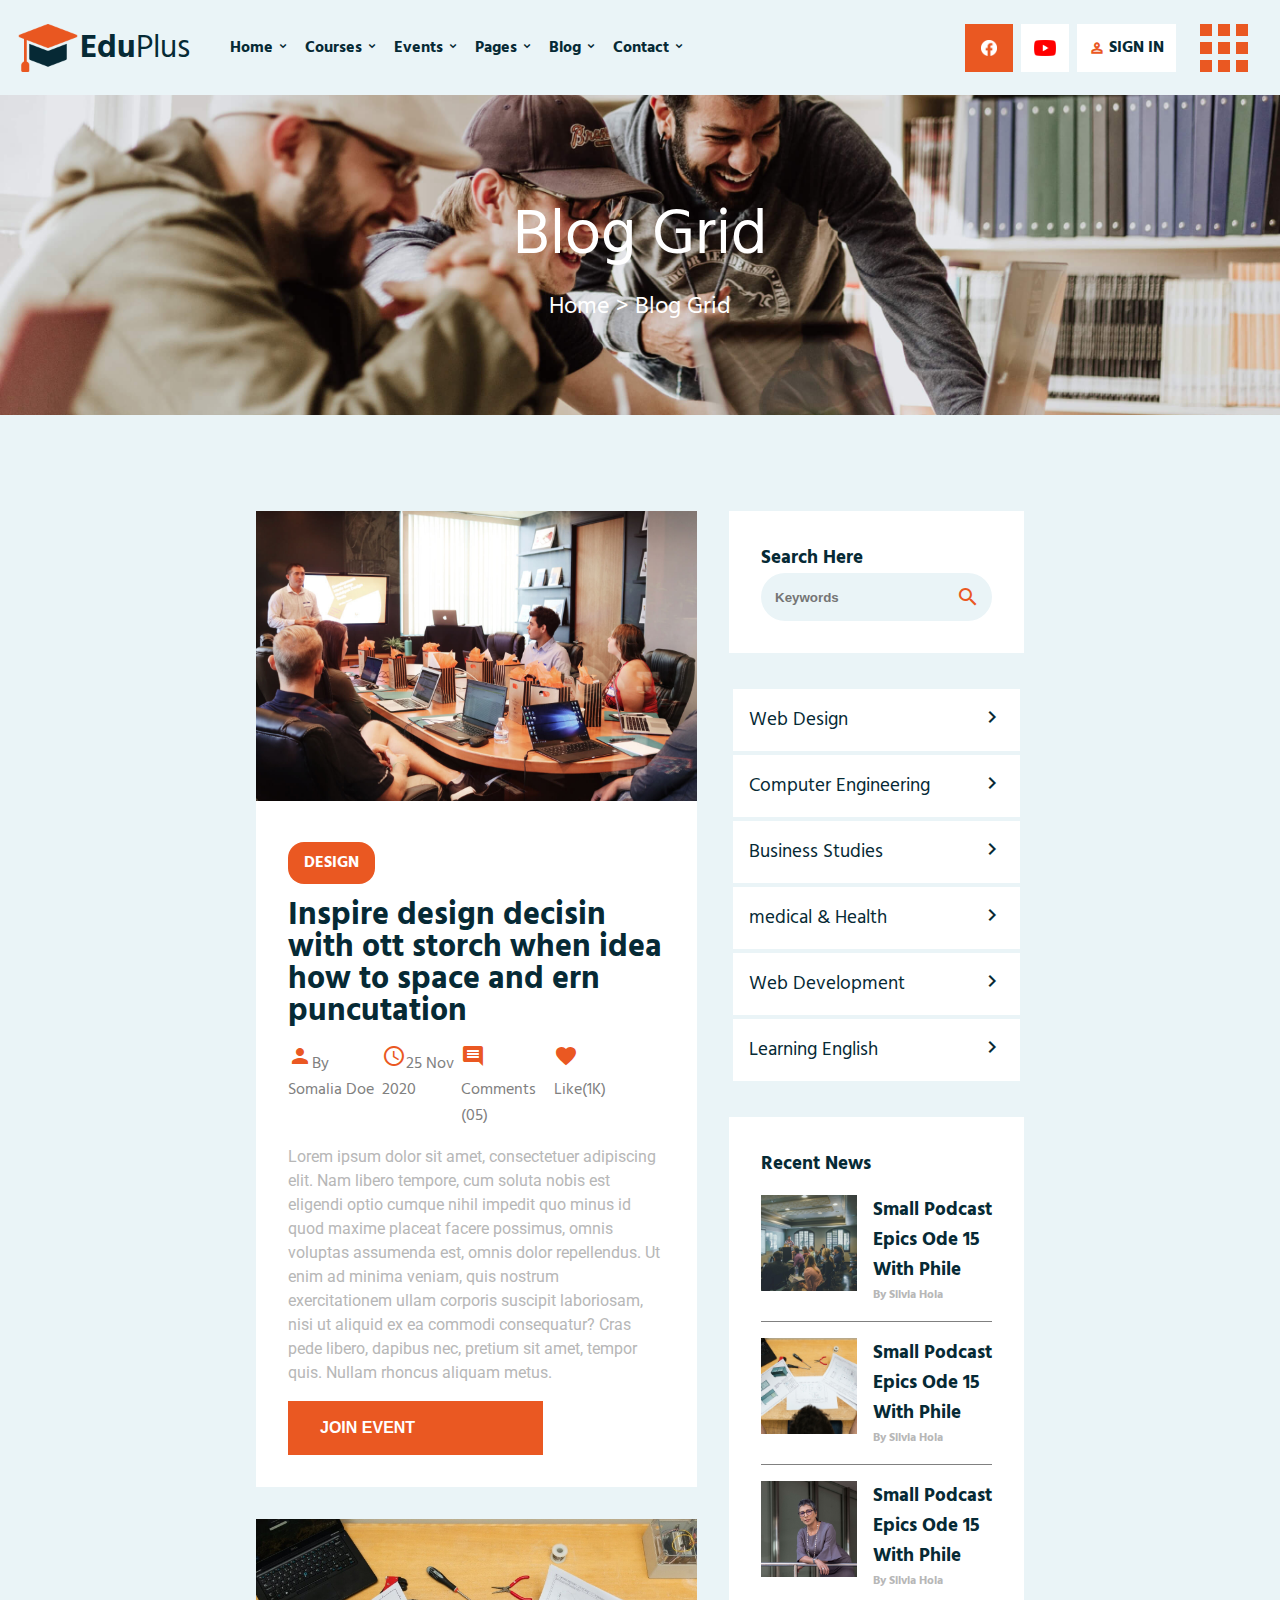
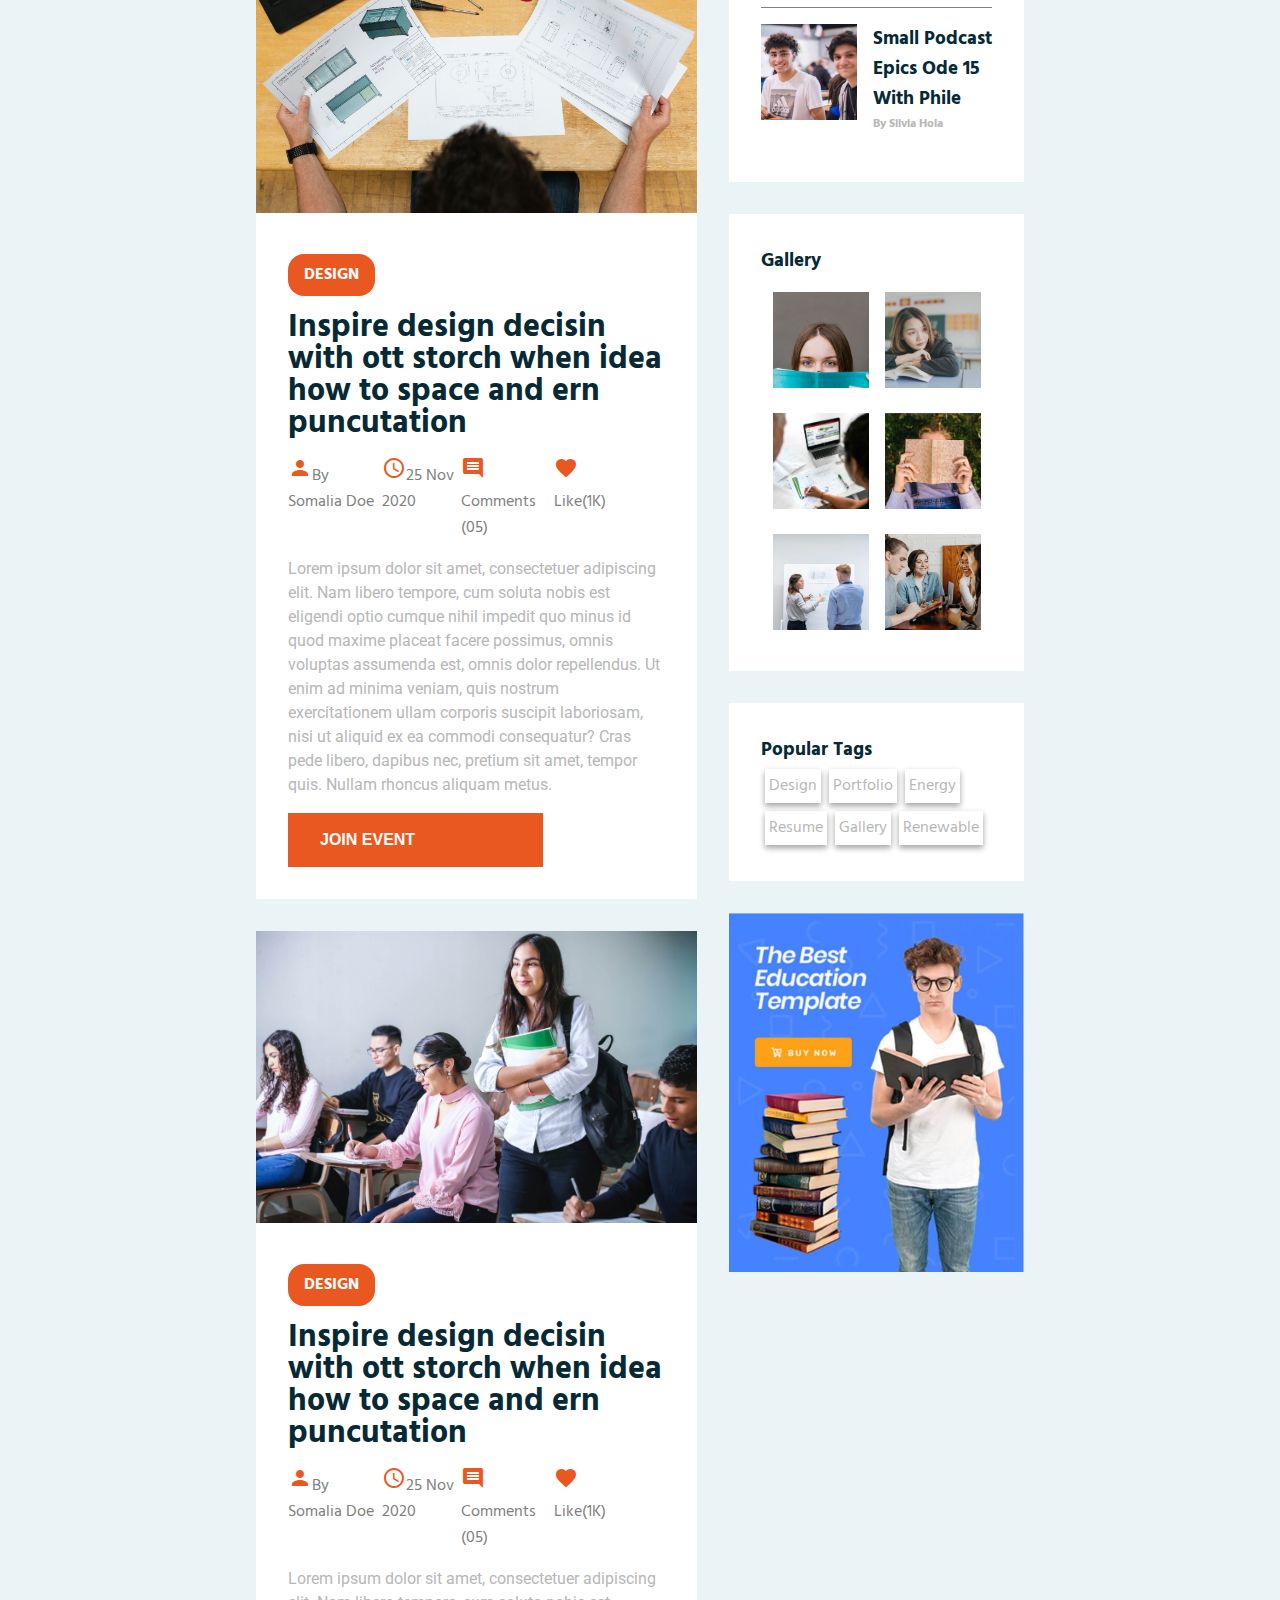
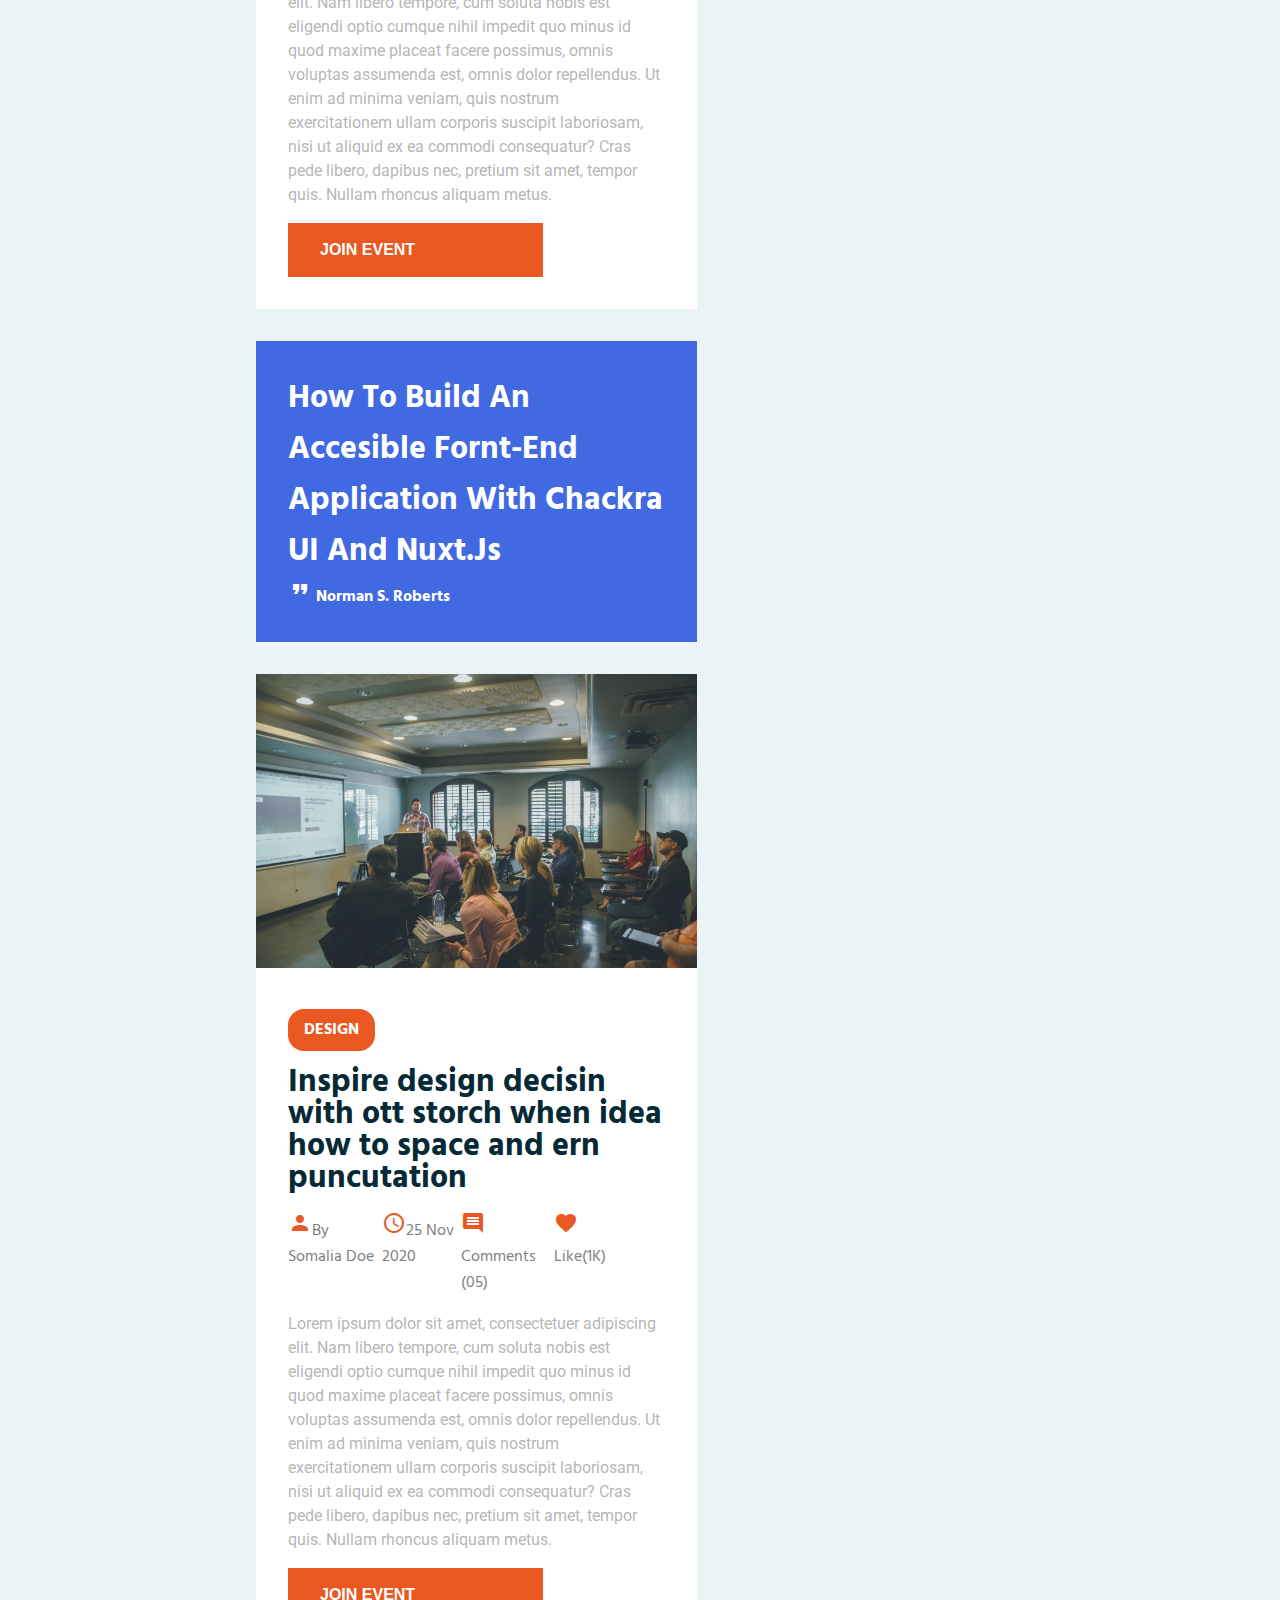
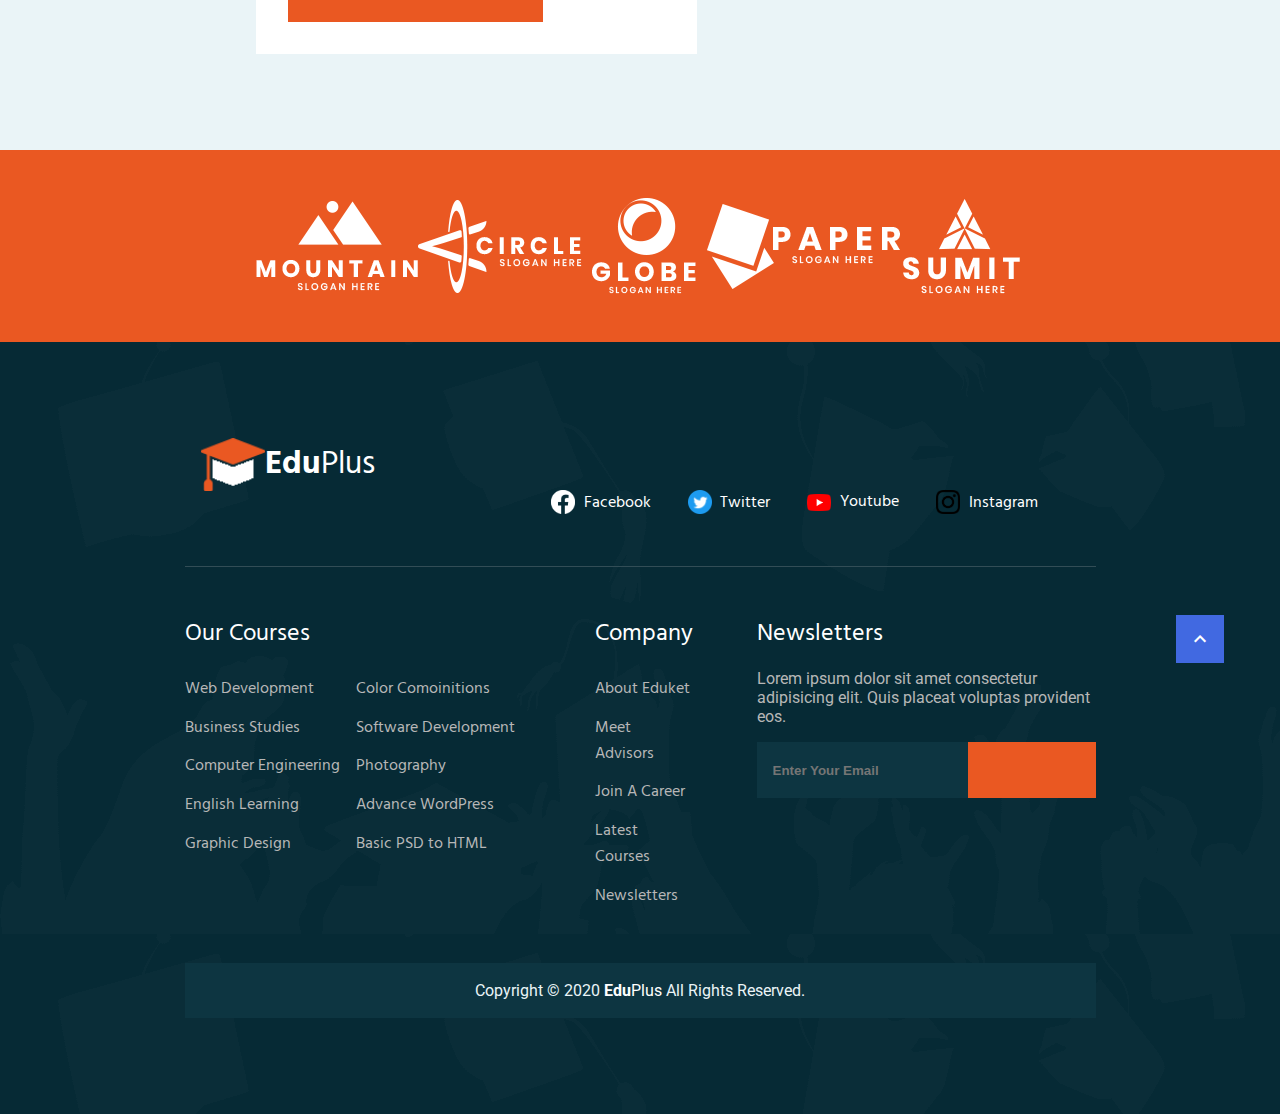
<file: blog-standard.html>
<!DOCTYPE html>
<html lang="en">

<head>
    <meta charset="utf-8">
    <meta name="description" content="Welcome to EduPlus">
    <meta name="keywords" content="online courses">
    <meta name="author" content="Marek Brodacký">
    <title>EduPlus</title>
    <link href="https://fonts.googleapis.com/icon?family=Material+Icons" rel="stylesheet" />
    <link rel="stylesheet" href="css/shared.css" />
    <link rel="stylesheet" href="css/blog-standard.css" />
    <script src="library/spotlight.bundle.js"></script>
</head>

<body>
    <header class="header-sub-page">
        <div class="nav-flex nav-flex--center">
            <a href="index.html" class="nav-logo">
                <img class="logo__img" src="icons/EduLogo.png" alt="logo" />
                <span class="logo__text">
                    <span class="logo-edu">Edu</span>Plus
                </span>
            </a>
            <nav>
                <ul class="nav__ul">
                    <li class="nav__main-li">
                        <a href="index.html">
                            Home<span class="material-icons">expand_more</span></a>
                        <ul class="nav__ul__drop">
                            <li class="nav__li__drop"><a href="index.html#course_categories">Course Categories</a></li>
                            <li class="nav__li__drop"><a href="index.html#available_courses">Available Courses</a></li>
                            <li class="nav__li__drop"><a href="index.html#campus_gallery">Campus Gallery</a></li>
                            <li class="nav__li__drop">
                                <a href="index.html#expert_instructors">Expert Instructors</a>
                            </li>
                            <li class="nav__li__drop"><a href="index.html#upcoming_events">Upcoming Events</a></li>
                            <li class="nav__li__drop"><a href="index.html#students_say">Student's Feedback</a></li>
                            <li class="nav__li__drop"><a href="index.html#become_an_instructor">Become an Instructor</a>
                            </li>
                            <li class="nav__li__drop">
                                <a href="index.html#lastest_news">Lastest News & Blog</a>
                            </li>
                        </ul>
                    </li>
                    <li class="nav__main-li"><a href="our-dourses.html">
                            Courses<span class="material-icons">expand_more</span></a>
                        <ul class="nav__ul__drop">
                            <li class="nav__li__drop"><a href="index.html#course_categories">Course Categories</a></li>
                            <li class="nav__li__drop"><a href="our-dourses.html">Course List</a></li>
                            <li class="nav__li__drop"><a href="courses-detail.html">Course Details</a></li>
                        </ul>
                    </li>
                    <li class="nav__main-li">
                        <a href="index.html#upcoming_events">
                            Events<span class="material-icons">expand_more</span></a>
                        <ul class="nav__ul__drop">
                            <li class="nav__li__drop"><a href="index.html#upcoming_events">Upcoming Events</a></li>
                            <li class="nav__li__drop"><a href="events-detail.html">Events Detail</a></li>
                        </ul>
                    </li>
                    <li class="nav__main-li"><a href="FAQ.html">
                            Pages<span class="material-icons">expand_more</span></a>
                        <ul class="nav__ul__drop">
                            <li class="nav__li__drop">
                                <a href="about-us.html">About Us</a>
                            </li>
                            <li class="nav__li__drop"><a href="FAQ.html">FAQ</a></li>
                        </ul>
                    </li>
                    <li class="nav__main-li">
                        <a href="blog-standard.html">
                            Blog<span class="material-icons">expand_more</span></a>
                        <ul class="nav__ul__drop">
                            <li class="nav__li__drop"><a href="blog-standard.html">Blog Grid</a></li>
                            <li class="nav__li__drop"><a href="blog-details.html">Blog Details</a></li>
                        </ul>
                    </li>
                    <li class="nav__main-li">
                        <a href="contact-us.html">
                            Contact<span class="material-icons">expand_more</span></a>
                        <ul class="nav__ul__drop">
                            <li class="nav__li__drop">
                                <a href="contact-us.html">Contact</a>
                            </li>
                            <li class="nav__li__drop"><a href="about-us.html">About Us</a></li>
                        </ul>
                    </li>
                </ul>
            </nav>
        </div>
        <div class="header-socials">
            <a href="https://www.facebook.com/" class="header-socials__button header-socials__button--colored"><img class="social-button__img" src="icons/facebook_logo.png" alt="Facebook" /></a>
            <a href="https://www.youtube.com/" class="header-socials__button"><img class="social-button__img" src="icons/youtube_logo.png" alt="YouTube" /></a>
            <a href="" class="header-socials__button header-socials__button--signin"><span
                    class="material-icons">perm_identity</span>SIGN IN</a>
            <a href="" class="header-socials__apps"><img class="header-socials__apps__img" src="icons/apps.png" alt="Burger menu"></a>
        </div>
    </header>

    <main>
        <div class="page-title">
            <h1 class="page-title__header">Blog Grid</h1>
            <h2 class="page-title__location">Home > Blog Grid</h2>
        </div>

        <div class="main-grid color-2">
            <div class="blog-details">
                <div class="blog-details__list">
                    <article class="blog-details__article">
                        <img src="img/marketing.jpg" alt="Female students" class="b-d__article__main-img">
                        <div class="blog-details__article__content">
                            <div class="b-d__article__tag">design</div>
                            <h2 class="b-d__article__main-header">Inspire design decisin with ott storch when idea how to space and ern puncutation</h2>
                            <ul class="b-d__article__description">
                                <li><span class="material-icons">person</span>By Somalia Doe</li>
                                <li><span class="material-icons">schedule</span>25 Nov 2020</li>
                                <li><span class="material-icons">comment</span>Comments (05)</li>
                                <li><span class="material-icons">favorite</span>Like(1K)</li>
                            </ul>
                            <p class="b-d__article__paragraph">Lorem ipsum dolor sit amet, consectetuer adipiscing elit. Nam libero tempore, cum soluta nobis est eligendi optio cumque nihil impedit quo minus id quod maxime placeat facere possimus, omnis voluptas assumenda est, omnis dolor
                                repellendus. Ut enim ad minima veniam, quis nostrum exercitationem ullam corporis suscipit laboriosam, nisi ut aliquid ex ea commodi consequatur? Cras pede libero, dapibus nec, pretium sit amet, tempor quis. Nullam rhoncus
                                aliquam metus.</p>
                            <button class="main-button b-d__button">
                                join event
                                <span class="material-icons">east</span>
                            </button>
                        </div>
                    </article>
                    <article class="blog-details__article">
                        <img src="img/engineering(2).jpg" alt="Female students" class="b-d__article__main-img">
                        <div class="blog-details__article__content">
                            <div class="b-d__article__tag">design</div>
                            <h2 class="b-d__article__main-header">Inspire design decisin with ott storch when idea how to space and ern puncutation</h2>
                            <ul class="b-d__article__description">
                                <li><span class="material-icons">person</span>By Somalia Doe</li>
                                <li><span class="material-icons">schedule</span>25 Nov 2020</li>
                                <li><span class="material-icons">comment</span>Comments (05)</li>
                                <li><span class="material-icons">favorite</span>Like(1K)</li>
                            </ul>
                            <p class="b-d__article__paragraph">Lorem ipsum dolor sit amet, consectetuer adipiscing elit. Nam libero tempore, cum soluta nobis est eligendi optio cumque nihil impedit quo minus id quod maxime placeat facere possimus, omnis voluptas assumenda est, omnis dolor
                                repellendus. Ut enim ad minima veniam, quis nostrum exercitationem ullam corporis suscipit laboriosam, nisi ut aliquid ex ea commodi consequatur? Cras pede libero, dapibus nec, pretium sit amet, tempor quis. Nullam rhoncus
                                aliquam metus.</p>
                            <button class="main-button b-d__button">
                                join event
                                <span class="material-icons">east</span>
                            </button>
                        </div>
                    </article>
                    <article class="blog-details__article">
                        <img src="img/classroom(1).jpg" alt="Female students" class="b-d__article__main-img">
                        <div class="blog-details__article__content">
                            <div class="b-d__article__tag">design</div>
                            <h2 class="b-d__article__main-header">Inspire design decisin with ott storch when idea how to space and ern puncutation</h2>
                            <ul class="b-d__article__description">
                                <li><span class="material-icons">person</span>By Somalia Doe</li>
                                <li><span class="material-icons">schedule</span>25 Nov 2020</li>
                                <li><span class="material-icons">comment</span>Comments (05)</li>
                                <li><span class="material-icons">favorite</span>Like(1K)</li>
                            </ul>
                            <p class="b-d__article__paragraph">Lorem ipsum dolor sit amet, consectetuer adipiscing elit. Nam libero tempore, cum soluta nobis est eligendi optio cumque nihil impedit quo minus id quod maxime placeat facere possimus, omnis voluptas assumenda est, omnis dolor
                                repellendus. Ut enim ad minima veniam, quis nostrum exercitationem ullam corporis suscipit laboriosam, nisi ut aliquid ex ea commodi consequatur? Cras pede libero, dapibus nec, pretium sit amet, tempor quis. Nullam rhoncus
                                aliquam metus.</p>
                            <button class="main-button b-d__button">
                                join event
                                <span class="material-icons">east</span>
                            </button>
                        </div>
                    </article>
                    <div class="b-d__article__citate">
                        <h3 class="article__citate__header">How to build an accesible fornt-End Application with chackra uI and Nuxt.js</h3>
                        <h3 class="article__citate__author">
                            <span class="material-icons">format_quote</span> Norman S. Roberts
                        </h3>
                    </div>
                    <article class="blog-details__article">
                        <img src="img/classroom(2).jpg" alt="Female students" class="b-d__article__main-img">
                        <div class="blog-details__article__content">
                            <div class="b-d__article__tag">design</div>
                            <h2 class="b-d__article__main-header">Inspire design decisin with ott storch when idea how to space and ern puncutation</h2>
                            <ul class="b-d__article__description">
                                <li><span class="material-icons">person</span>By Somalia Doe</li>
                                <li><span class="material-icons">schedule</span>25 Nov 2020</li>
                                <li><span class="material-icons">comment</span>Comments (05)</li>
                                <li><span class="material-icons">favorite</span>Like(1K)</li>
                            </ul>
                            <p class="b-d__article__paragraph">Lorem ipsum dolor sit amet, consectetuer adipiscing elit. Nam libero tempore, cum soluta nobis est eligendi optio cumque nihil impedit quo minus id quod maxime placeat facere possimus, omnis voluptas assumenda est, omnis dolor
                                repellendus. Ut enim ad minima veniam, quis nostrum exercitationem ullam corporis suscipit laboriosam, nisi ut aliquid ex ea commodi consequatur? Cras pede libero, dapibus nec, pretium sit amet, tempor quis. Nullam rhoncus
                                aliquam metus.</p>
                            <button class="main-button b-d__button">
                                join event
                                <span class="material-icons">east</span>
                            </button>
                        </div>
                    </article>
                </div>
                <aside class="blog-details__aside">
                    <div class="b-g__aside__search-bar">
                        <h3 class="aside__search-bar__header">Search Here</h3>
                        <span class="aside__search-bar__input">
                            <input type="text" placeholder="keywords" />
                            <span class="material-icons">search</span>
                        </span>
                    </div>
                    <div class="b-g__aside__categories">
                        <div class="aside__categories__category">
                            <h3>Web Design</h3>
                            <span class="material-icons">chevron_right</span>
                        </div>
                        <div class="aside__categories__category">
                            <h3>Computer Engineering</h3>
                            <span class="material-icons">chevron_right</span>
                        </div>
                        <div class="aside__categories__category">
                            <h3>Business Studies</h3>
                            <span class="material-icons">chevron_right</span>
                        </div>
                        <div class="aside__categories__category">
                            <h3>medical & Health</h3>
                            <span class="material-icons">chevron_right</span>
                        </div>
                        <div class="aside__categories__category">
                            <h3>Web Development</h3>
                            <span class="material-icons">chevron_right</span>
                        </div>
                        <div class="aside__categories__category">
                            <h3>Learning English</h3>
                            <span class="material-icons">chevron_right</span>
                        </div>
                    </div>
                    <div class="b-d__aside__recent-news">
                        <h3>Recent News</h3>
                        <div class="aside__recent-news__list">
                            <div class="aside__recent-news">
                                <img src="img/classroom(2).jpg" alt="news image">
                                <div>
                                    <h3 class="aside__recent-news__name">Small Podcast Epics Ode 15 With Phile</h3>
                                    <h3 class="aside__recent-news__author">By Silvia Hola</h3>
                                </div>
                            </div>
                            <div class="aside__recent-news">
                                <img src="img/engineering(2).jpg" alt="news image">
                                <div>
                                    <h3 class="aside__recent-news__name">Small Podcast Epics Ode 15 With Phile</h3>
                                    <h3 class="aside__recent-news__author">By Silvia Hola</h3>
                                </div>
                            </div>
                            <div class="aside__recent-news">
                                <img src="img/teacher(2).jpg" alt="news image">
                                <div>
                                    <h3 class="aside__recent-news__name">Small Podcast Epics Ode 15 With Phile</h3>
                                    <h3 class="aside__recent-news__author">By Silvia Hola</h3>
                                </div>
                            </div>
                            <div class="aside__recent-news">
                                <img src="img/student(4).jpg" alt="news image">
                                <div>
                                    <h3 class="aside__recent-news__name">Small Podcast Epics Ode 15 With Phile</h3>
                                    <h3 class="aside__recent-news__author">By Silvia Hola</h3>
                                </div>
                            </div>
                        </div>
                    </div>
                    <div class="b-d__aside__gallery">
                        <h3 class="aside__gallery__header">Gallery</h3>
                        <div class="aside__gallery__images">
                            <a class="spotlight" href="img/student(3).jpg">
                                <img class="b-d__aside__gallery__image" src="img/student(3).jpg" alt="Instagram image">
                            </a>
                            <a class="spotlight" href="img/student(2).jpg">
                                <img class="b-d__aside__gallery__image" src="img/student(2).jpg" alt="Instagram image">
                            </a>
                            <a class="spotlight" href="img/engineering(1).jpg">
                                <img class="b-d__aside__gallery__image" src="img/engineering(1).jpg" alt="Instagram image">
                            </a>
                            <a class="spotlight" href="img/girl-with-book.jpg">
                                <img class="b-d__aside__gallery__image" src="img/girl-with-book.jpg" alt="Instagram image">
                            </a>
                            <a class="spotlight" href="img/engineering(3).jpg">
                                <img class="b-d__aside__gallery__image" src="img/engineering(3).jpg" alt="Instagram image">
                            </a>
                            <a class="spotlight" href="img/cafe.jpg">
                                <img class="b-d__aside__gallery__image" src="img/cafe.jpg" alt="Instagram image">
                            </a>
                        </div>
                    </div>
                    <div class="b-d__aside__tags">
                        <h3 class="aside__tags__header">Popular Tags</h3>
                        <div class="aside__tags__list">
                            <h4 class="aside__tags__tag">Design</h4>
                            <h4 class="aside__tags__tag">Portfolio</h4>
                            <h4 class="aside__tags__tag">Energy</h4>
                            <h4 class="aside__tags__tag">Resume</h4>
                            <h4 class="aside__tags__tag">Gallery</h4>
                            <h4 class="aside__tags__tag">Renewable</h4>
                        </div>
                    </div>
                    <img class="b-d__aside__add" src="img/add.jpg" alt="Advertisment">
                </aside>
            </div>
        </div>


        <div class="companies main-grid">
            <div class="companies__list">
                <img src="icons/mountain_slogan_here.png" alt="Mountain Slogan Here" />
                <img src="icons/circle_slogan_here.png" alt="Circle Slogan Here" />
                <img src="icons/globe_slogan_here.png" alt="Globe Slogan Here" />
                <img src="icons/paper_slogan_here.png" alt="Paper Slogan Here" />
                <img src="icons/sumit_slogan_here.png" alt="Sumit Slogan Here" />
            </div>
        </div>
    </main>
    <footer class="main-grid footer">
        <div class="main-grid__content">
            <div class="footer-top-part">
                <a href="#Home" class="nav-logo">
                    <img class="logo__img" src="icons/EduLogoWhite.png" alt="logo" />
                    <span class="logo__text">
                        <span class="logo-edu">Edu</span>Plus
                    </span>
                </a>
                <div class="footer-socials-container">
                    <a class="footer-social" href="https://www.facebook.com/"><img src="icons/facebook_logo.png" alt="Facebook" /> Facebook
                    </a>
                    <a class="footer-social" href="https://www.youtube.com/"><img src="icons/twitter_logo.png" alt="YouTube" /> Twitter</a>
                    <a class="footer-social" href="https://www.youtube.com/"><img src="icons/youtube_logo.png" alt="YouTube" /> Youtube</a>
                    <a class="footer-social" href="https://www.youtube.com/"><img src="icons/instagram_logo.png" alt="YouTube" /> Instagram
                    </a>
                </div>
            </div>
            <div class="footer-bottom-part">
                <button class="main-button nav-to-top" onclick='window.scrollTo({top: 0, behavior: "smooth"});'>
                    <span class="material-icons">expand_less</span>
                </button>
                <div class="footer-categories">
                    <h2>Our Courses</h2>
                    <div class="footer-categories__ul">
                        <div class="footer-categories__part">
                            <div class="footer-categories__part__li">Web Development</div>
                            <div class="footer-categories__part__li">Business Studies</div>
                            <div class="footer-categories__part__li">Computer Engineering</div>
                            <div class="footer-categories__part__li">English Learning</div>
                            <div class="footer-categories__part__li">Graphic Design</div>
                        </div>
                        <div class="footer-categories__part">
                            <div class="footer-categories__part__li">Color Comoinitions</div>
                            <div class="footer-categories__part__li">Software Development</div>
                            <div class="footer-categories__part__li">Photography</div>
                            <div class="footer-categories__part__li">Advance WordPress</div>
                            <div class="footer-categories__part__li">Basic PSD to HTML</div>
                        </div>
                    </div>
                </div>
                <div class="footer-company">
                    <h2>Company</h2>
                    <div class="footer-company__ul">
                        <div class="footer-company__part">
                            <div class="footer-company__part_li">About Eduket</div>
                            <div class="footer-company__part_li">Meet Advisors</div>
                            <div class="footer-company__part_li">Join A Career</div>
                            <div class="footer-company__part_li">Latest Courses</div>
                            <div class="footer-company__part_li">Newsletters</div>
                        </div>
                    </div>
                </div>
                <div class="footer-newsletters">
                    <h2>Newsletters</h2>
                    <p>
                        Lorem ipsum dolor sit amet consectetur adipisicing elit. Quis placeat voluptas provident eos.
                    </p>
                    <div>
                        <input type="text" placeholder="Enter Your Email" />
                        <button class="main-button"><span class="material-icons">east</span></button>
                    </div>
                </div>
            </div>
            <div class="footer-copyright">
                <p>Copyright &copy; 2020 <span class="logo--footer"><span class="logo-edu">Edu</span>Plus</span> All Rights Reserved.</p>
            </div>
        </div>
    </footer>
</body>

</html>
</file>
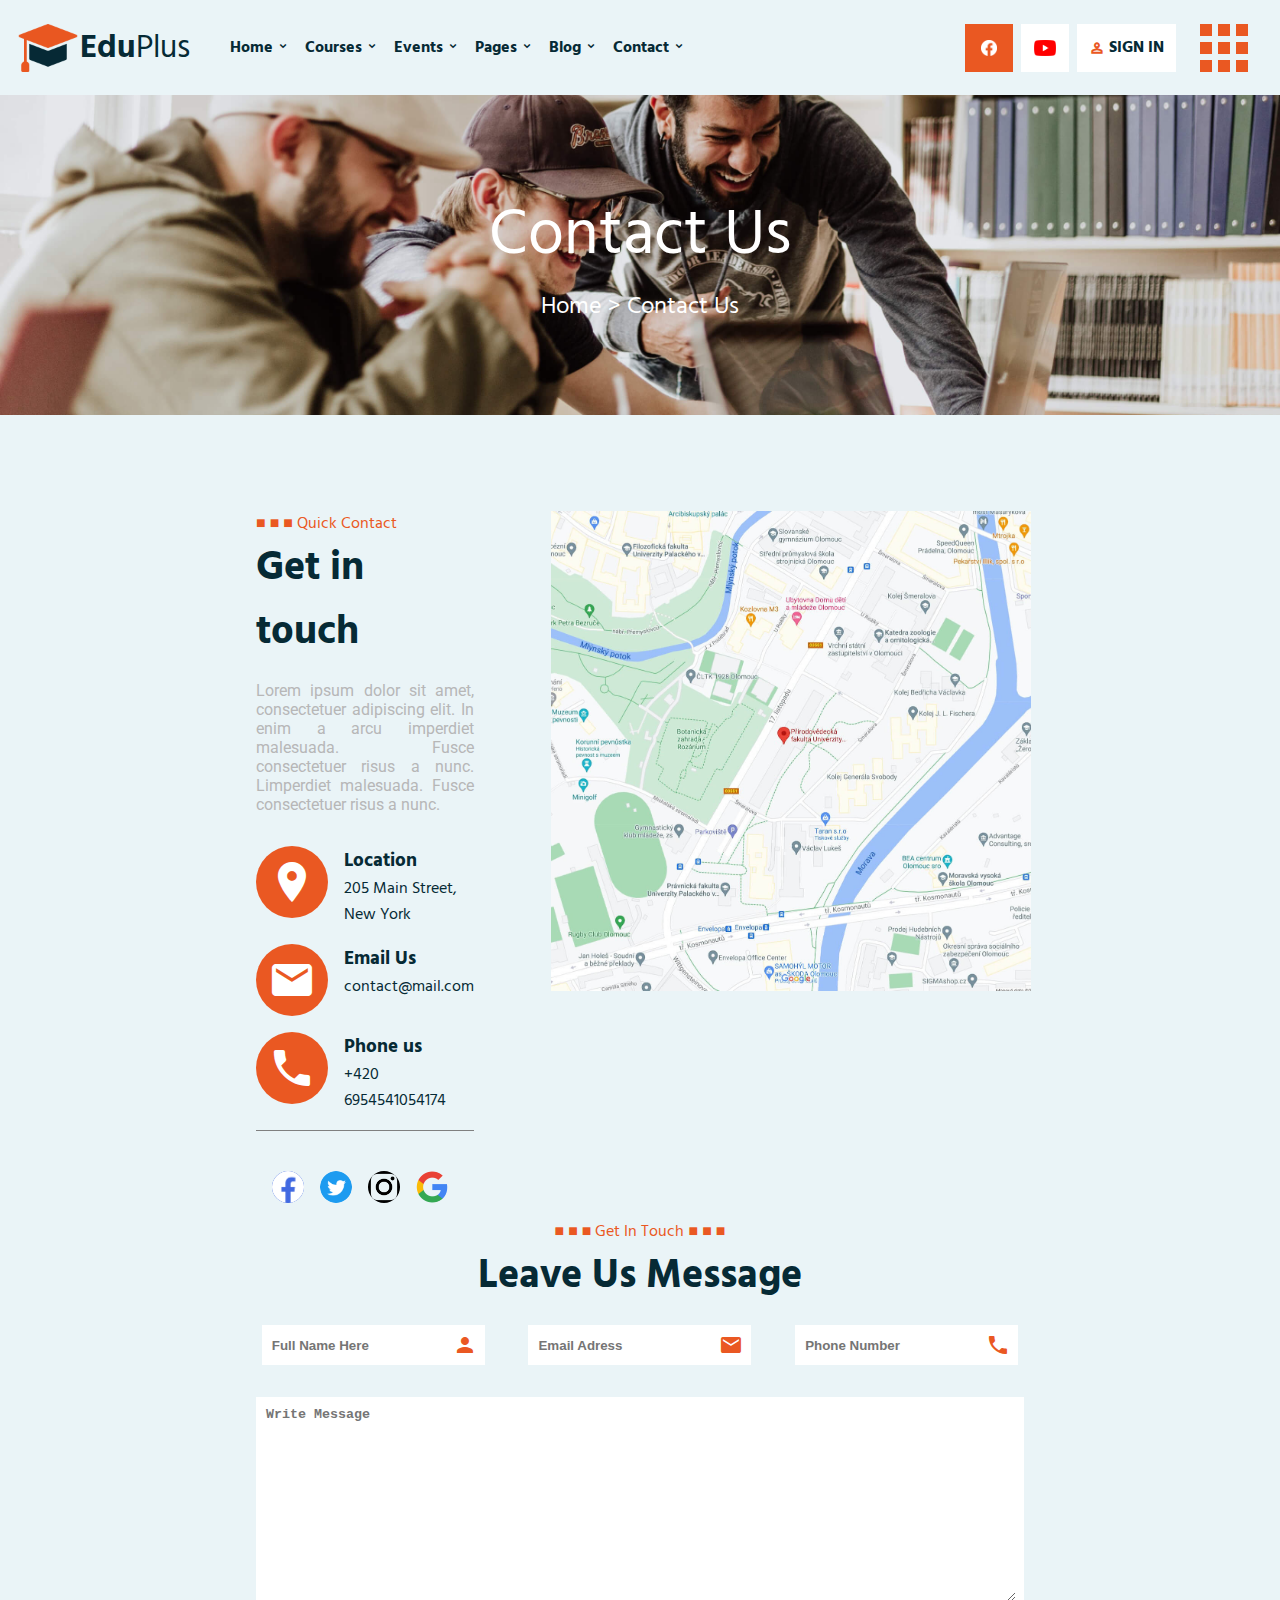
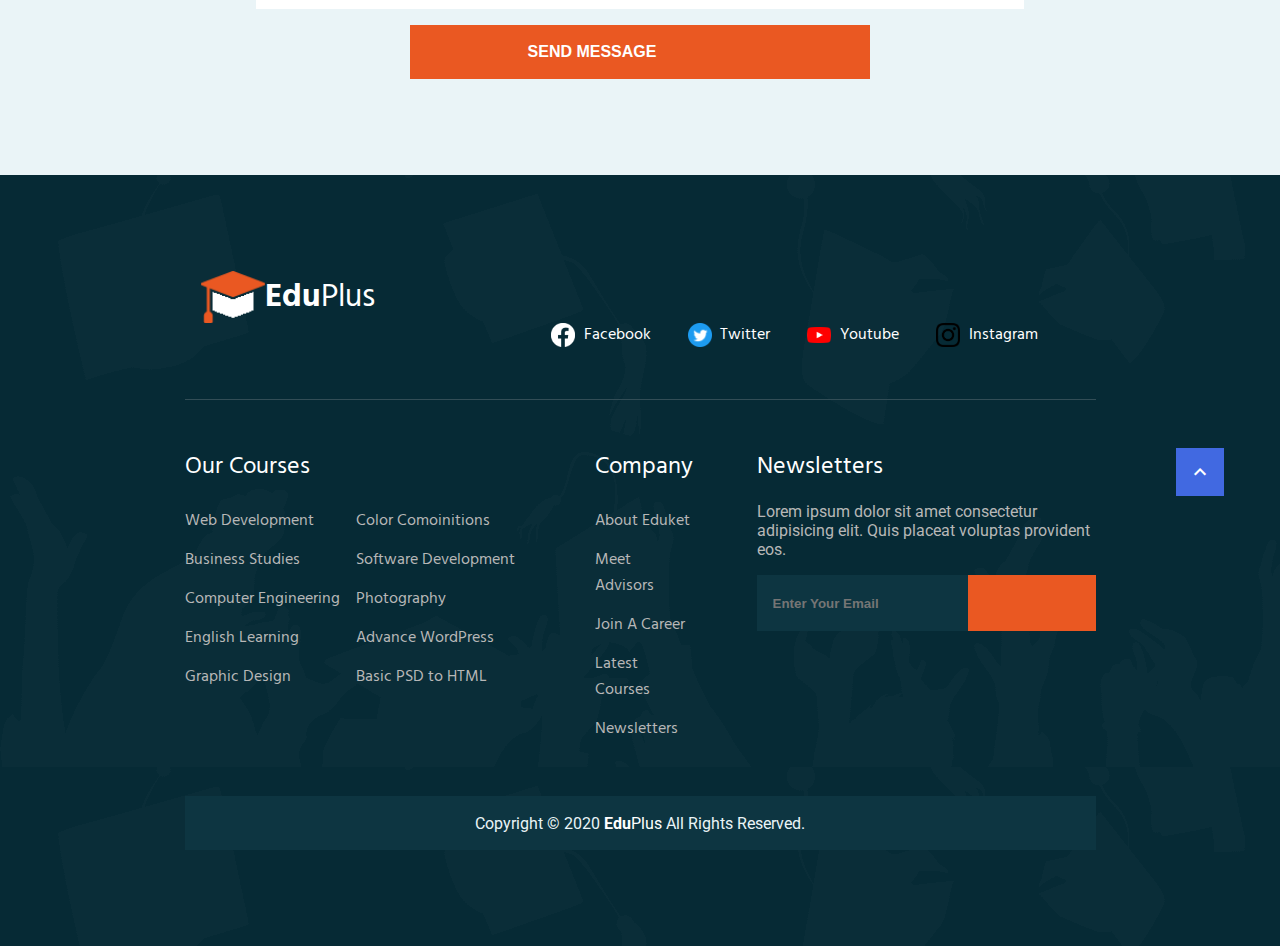
<file: contact-us.html>
<!DOCTYPE html>
<html lang="en">

<head>
    <meta charset="utf-8">
    <meta name="description" content="Welcome to EduPlus">
    <meta name="keywords" content="online courses">
    <meta name="author" content="Marek Brodacký">
    <title>EduPlus</title>
    <link href="https://fonts.googleapis.com/icon?family=Material+Icons" rel="stylesheet" />
    <link rel="stylesheet" href="css/shared.css" />
    <link rel="stylesheet" href="css/contact-us.css" />
</head>

<body>
    <header class="header-sub-page">
        <div class="nav-flex nav-flex--center">
            <a href="#index.html" class="nav-logo">
                <img class="logo__img" src="icons/EduLogo.png" alt="logo" />
                <span class="logo__text">
                    <span class="logo-edu">Edu</span>Plus
                </span>
            </a>
            <nav>
                <ul class="nav__ul">
                    <li class="nav__main-li">
                        <a href="index.html">
                            Home<span class="material-icons">expand_more</span></a>
                        <ul class="nav__ul__drop">
                            <li class="nav__li__drop"><a href="index.html#course_categories">Course Categories</a></li>
                            <li class="nav__li__drop"><a href="index.html#available_courses">Available Courses</a></li>
                            <li class="nav__li__drop"><a href="index.html#campus_gallery">Campus Gallery</a></li>
                            <li class="nav__li__drop">
                                <a href="index.html#expert_instructors">Expert Instructors</a>
                            </li>
                            <li class="nav__li__drop"><a href="index.html#upcoming_events">Upcoming Events</a></li>
                            <li class="nav__li__drop"><a href="index.html#students_say">Student's Feedback</a></li>
                            <li class="nav__li__drop"><a href="index.html#become_an_instructor">Become an Instructor</a>
                            </li>
                            <li class="nav__li__drop">
                                <a href="index.html#lastest_news">Lastest News & Blog</a>
                            </li>
                        </ul>
                    </li>
                    <li class="nav__main-li"><a href="our-dourses.html">
                            Courses<span class="material-icons">expand_more</span></a>
                        <ul class="nav__ul__drop">
                            <li class="nav__li__drop"><a href="index.html#course_categories">Course Categories</a></li>
                            <li class="nav__li__drop"><a href="our-dourses.html">Course List</a></li>
                            <li class="nav__li__drop"><a href="courses-detail.html">Course Details</a></li>
                        </ul>
                    </li>
                    <li class="nav__main-li">
                        <a href="index.html#upcoming_events">
                            Events<span class="material-icons">expand_more</span></a>
                        <ul class="nav__ul__drop">
                            <li class="nav__li__drop"><a href="index.html#upcoming_events">Upcoming Events</a></li>
                            <li class="nav__li__drop"><a href="events-detail.html">Events Detail</a></li>
                        </ul>
                    </li>
                    <li class="nav__main-li"><a href="FAQ.html">
                            Pages<span class="material-icons">expand_more</span></a>
                        <ul class="nav__ul__drop">
                            <li class="nav__li__drop">
                                <a href="about-us.html">About Us</a>
                            </li>
                            <li class="nav__li__drop"><a href="FAQ.html">FAQ</a></li>
                        </ul>
                    </li>
                    <li class="nav__main-li">
                        <a href="blog-standard.html">
                            Blog<span class="material-icons">expand_more</span></a>
                        <ul class="nav__ul__drop">
                            <li class="nav__li__drop"><a href="blog-standard.html">Blog Grid</a></li>
                            <li class="nav__li__drop"><a href="blog-details.html">Blog Details</a></li>
                        </ul>
                    </li>
                    <li class="nav__main-li">
                        <a href="contact-us.html">
                            Contact<span class="material-icons">expand_more</span></a>
                        <ul class="nav__ul__drop">
                            <li class="nav__li__drop">
                                <a href="contact-us.html">Contact</a>
                            </li>
                            <li class="nav__li__drop"><a href="about-us.html">About Us</a></li>
                        </ul>
                    </li>
                </ul>
            </nav>
        </div>
        <div class="header-socials">
            <a href="https://www.facebook.com/" class="header-socials__button header-socials__button--colored"><img class="social-button__img" src="icons/facebook_logo.png" alt="Facebook" /></a>
            <a href="https://www.youtube.com/" class="header-socials__button"><img class="social-button__img" src="icons/youtube_logo.png" alt="YouTube" /></a>
            <a href="" class="header-socials__button header-socials__button--signin"><span
                    class="material-icons">perm_identity</span>SIGN IN</a>
            <a href="" class="header-socials__apps"><img class="header-socials__apps__img" src="icons/apps.png" alt="Burger menu"></a>
        </div>
    </header>

    <main>
        <div class="page-title">
            <h1 class="page-title__header">Contact Us</h1>
            <h2 class="page-title__location">Home > Contact Us</h2>
        </div>

        <div class="main-grid color-2">
            <div class="get-in-touch">
                <section class="get-in-touch__section">
                    <div class="main-hgroup">
                        <h2 class="sub-header">■ ■ ■ Quick Contact</h2>
                        <h2 class="main-header"><strong>Get in touch</strong></h2>
                    </div>
                    <p class="g-i-t__description">Lorem ipsum dolor sit amet, consectetuer adipiscing elit. In enim a arcu imperdiet malesuada. Fusce consectetuer risus a nunc. Limperdiet malesuada. Fusce consectetuer risus a nunc.</p>
                    <div class="g-i-t__tip-box">
                        <div class="g-i-t__tip-box__tip">
                            <span class="material-icons">place</span>
                            <div>
                                <h3 class="tip-box__tip__name">Location</h3>
                                <h3 class="tip-box__tip__discription">205 Main Street, New York</h3>
                            </div>
                        </div>
                        <div class="g-i-t__tip-box__tip">
                            <span class="material-icons">mail</span>
                            <div>
                                <h3 class="tip-box__tip__name">Email Us</h3>
                                <h3 class="tip-box__tip__discription">contact@mail.com</h3>
                            </div>
                        </div>
                        <div class="g-i-t__tip-box__tip">
                            <span class="material-icons">call</span>
                            <div>
                                <h3 class="tip-box__tip__name">Phone us</h3>
                                <h3 class="tip-box__tip__discription">+420 6954541054174</h3>
                            </div>
                        </div>
                    </div>
                    <div class="get-in-touch__icons">
                        <img class="get-in-touch__icons get-in-touch__icons--active" src="icons/facebook_logo.png" alt="facebook logo">
                        <img class="get-in-touch__icons" src="icons/twitter_logo.png" alt="twitter logo">
                        <img class="get-in-touch__icons" src="icons/instagram_logo.png" alt="instagram logo">
                        <img class="get-in-touch__icons" src="icons/google.png" alt="google logo">
                    </div>
                </section>
                <img class="get-in-touch__image" src="img/map.jpg" alt="Univeristy location">
            </div>
            <section class="leave-message">
                <div class="main-hgroup">
                    <h2 class="sub-header">■ ■ ■ Get In Touch ■ ■ ■</h2>
                    <h2 class="main-header"><strong>Leave Us Message</strong></h2>
                </div>
                <div class="leave-message__form">
                    <div class="leave-message__name-mail">
                        <span class="leave-message__input">
                            <input type="text" placeholder="Full Name Here" />
                            <span class="material-icons">person</span>
                        </span>
                        <span class="leave-message__input">
                            <input type="text" placeholder="Email Adress" />
                            <span class="material-icons">mail</span>
                        </span>
                        <span class="leave-message__input">
                            <input type="text" placeholder="Phone Number" />
                            <span class="material-icons">phone</span>
                        </span>
                    </div>
                    <span class="leave-message__input leave-message--big">
                        <textarea class="input__text-area" placeholder="Write Message"></textarea>
                    </span>
                </div>
                <button class="main-button">
                    send Message
                    <span class="material-icons">east</span>
                </button>
            </section>
        </div>
    </main>
    <footer class="main-grid footer">
        <div class="main-grid__content">
            <div class="footer-top-part">
                <a href="#Home" class="nav-logo">
                    <img class="logo__img" src="icons/EduLogoWhite.png" alt="logo" />
                    <span class="logo__text">
                        <span class="logo-edu">Edu</span>Plus
                    </span>
                </a>
                <div class="footer-socials-container">
                    <a class="footer-social" href="https://www.facebook.com/"><img src="icons/facebook_logo.png" alt="Facebook" /> Facebook
                    </a>
                    <a class="footer-social" href="https://www.youtube.com/"><img src="icons/twitter_logo.png" alt="YouTube" /> Twitter</a>
                    <a class="footer-social" href="https://www.youtube.com/"><img src="icons/youtube_logo.png" alt="YouTube" /> Youtube</a>
                    <a class="footer-social" href="https://www.youtube.com/"><img src="icons/instagram_logo.png" alt="YouTube" /> Instagram
                    </a>
                </div>
            </div>
            <div class="footer-bottom-part">
                <button class="main-button nav-to-top" onclick='window.scrollTo({top: 0, behavior: "smooth"});'>
                    <span class="material-icons">expand_less</span>
                </button>
                <div class="footer-categories">
                    <h2>Our Courses</h2>
                    <div class="footer-categories__ul">
                        <div class="footer-categories__part">
                            <div class="footer-categories__part__li">Web Development</div>
                            <div class="footer-categories__part__li">Business Studies</div>
                            <div class="footer-categories__part__li">Computer Engineering</div>
                            <div class="footer-categories__part__li">English Learning</div>
                            <div class="footer-categories__part__li">Graphic Design</div>
                        </div>
                        <div class="footer-categories__part">
                            <div class="footer-categories__part__li">Color Comoinitions</div>
                            <div class="footer-categories__part__li">Software Development</div>
                            <div class="footer-categories__part__li">Photography</div>
                            <div class="footer-categories__part__li">Advance WordPress</div>
                            <div class="footer-categories__part__li">Basic PSD to HTML</div>
                        </div>
                    </div>
                </div>
                <div class="footer-company">
                    <h2>Company</h2>
                    <div class="footer-company__ul">
                        <div class="footer-company__part">
                            <div class="footer-company__part_li">About Eduket</div>
                            <div class="footer-company__part_li">Meet Advisors</div>
                            <div class="footer-company__part_li">Join A Career</div>
                            <div class="footer-company__part_li">Latest Courses</div>
                            <div class="footer-company__part_li">Newsletters</div>
                        </div>
                    </div>
                </div>
                <div class="footer-newsletters">
                    <h2>Newsletters</h2>
                    <p>
                        Lorem ipsum dolor sit amet consectetur adipisicing elit. Quis placeat voluptas provident eos.
                    </p>
                    <div>
                        <input type="text" placeholder="Enter Your Email" />
                        <button class="main-button"><span class="material-icons">east</span></button>
                    </div>
                </div>
            </div>
            <div class="footer-copyright">
                <p>Copyright &copy; 2020 <span class="logo--footer"><span class="logo-edu">Edu</span>Plus</span> All Rights Reserved.</p>
            </div>
        </div>
    </footer>
</body>

</html>
</file>
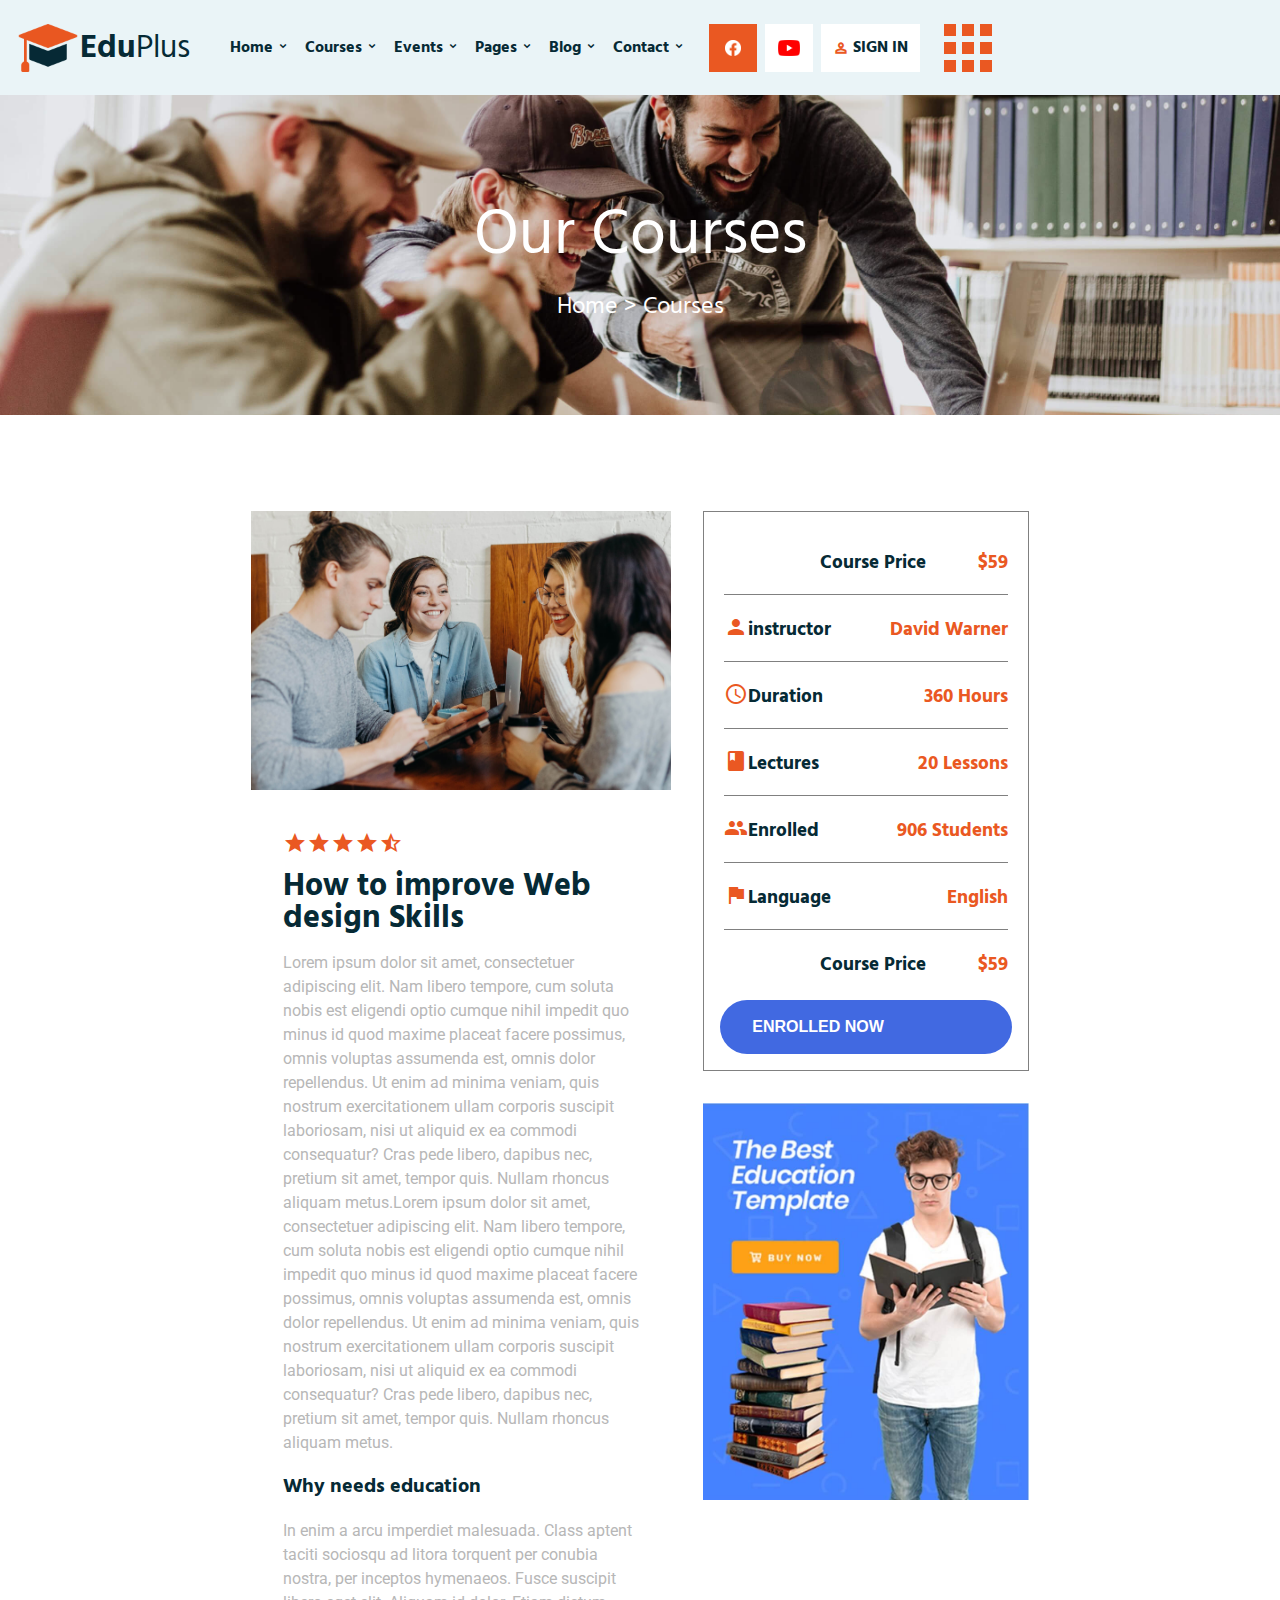
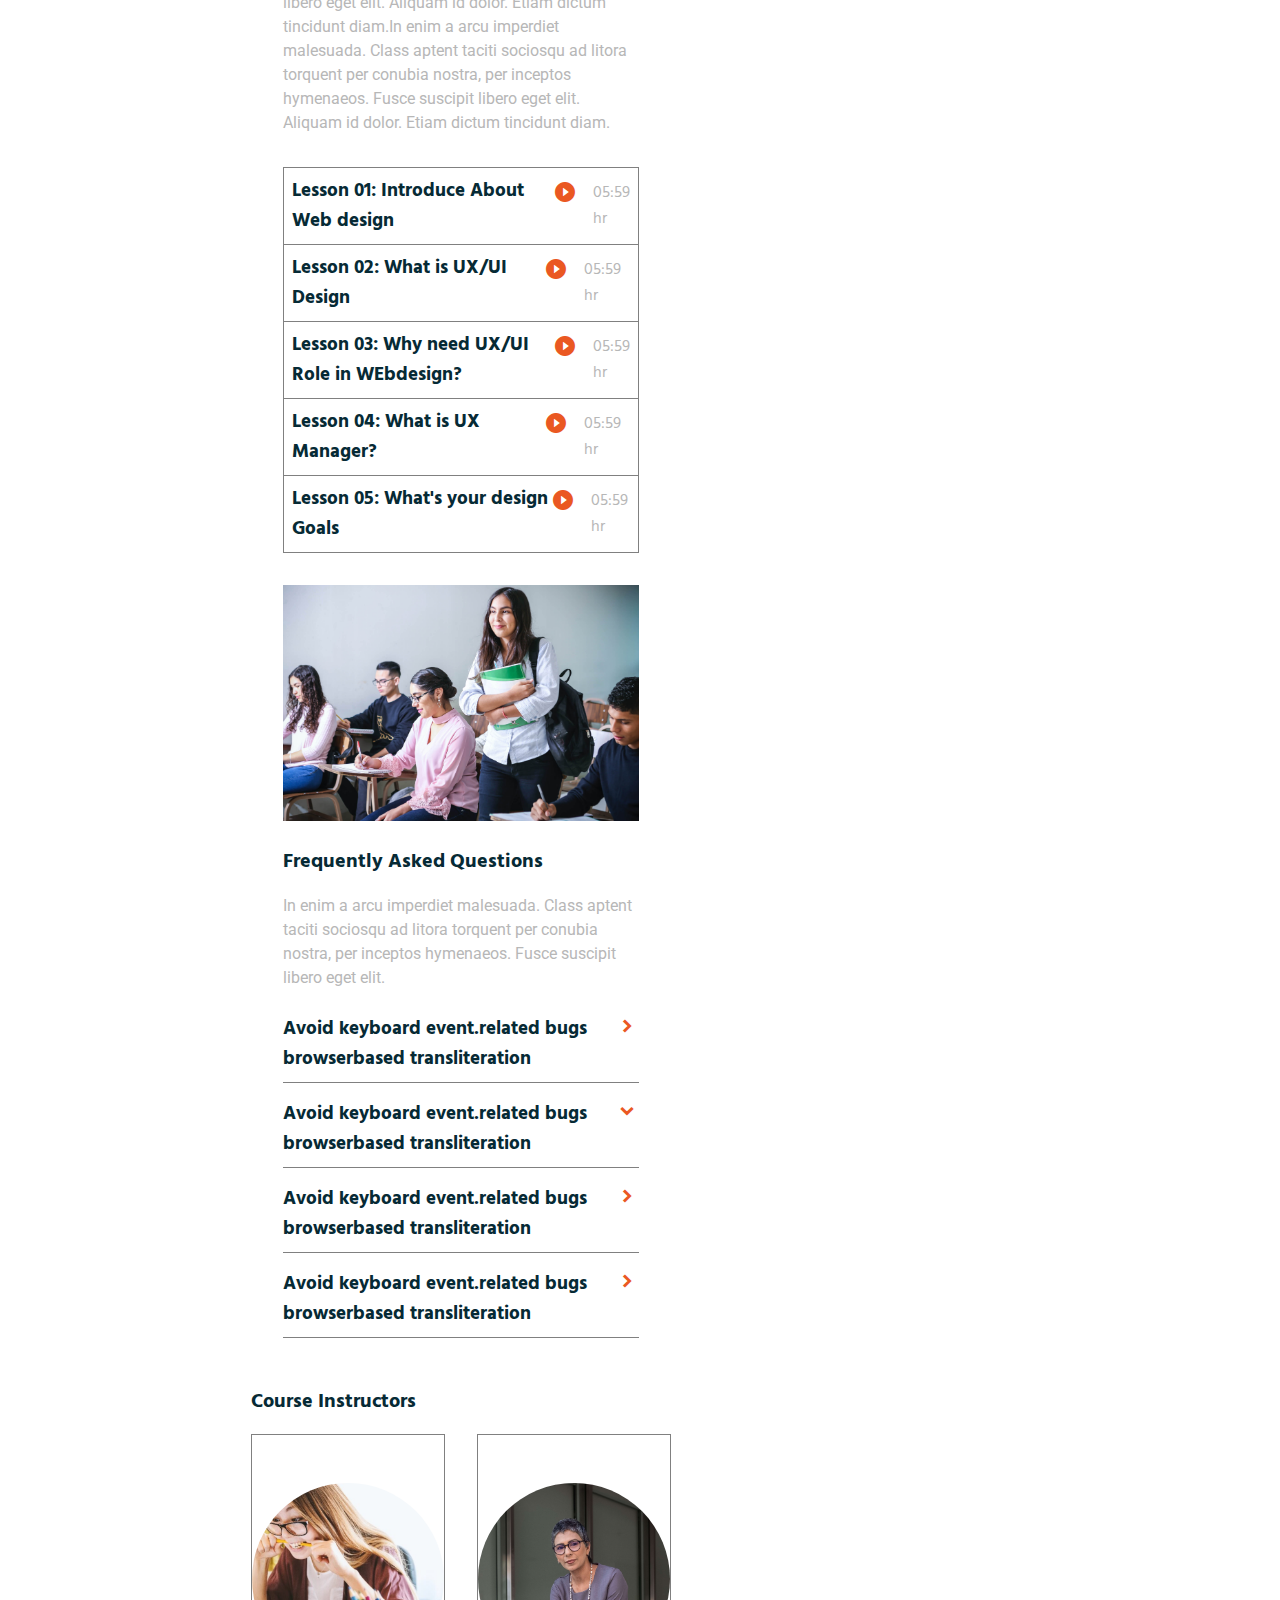
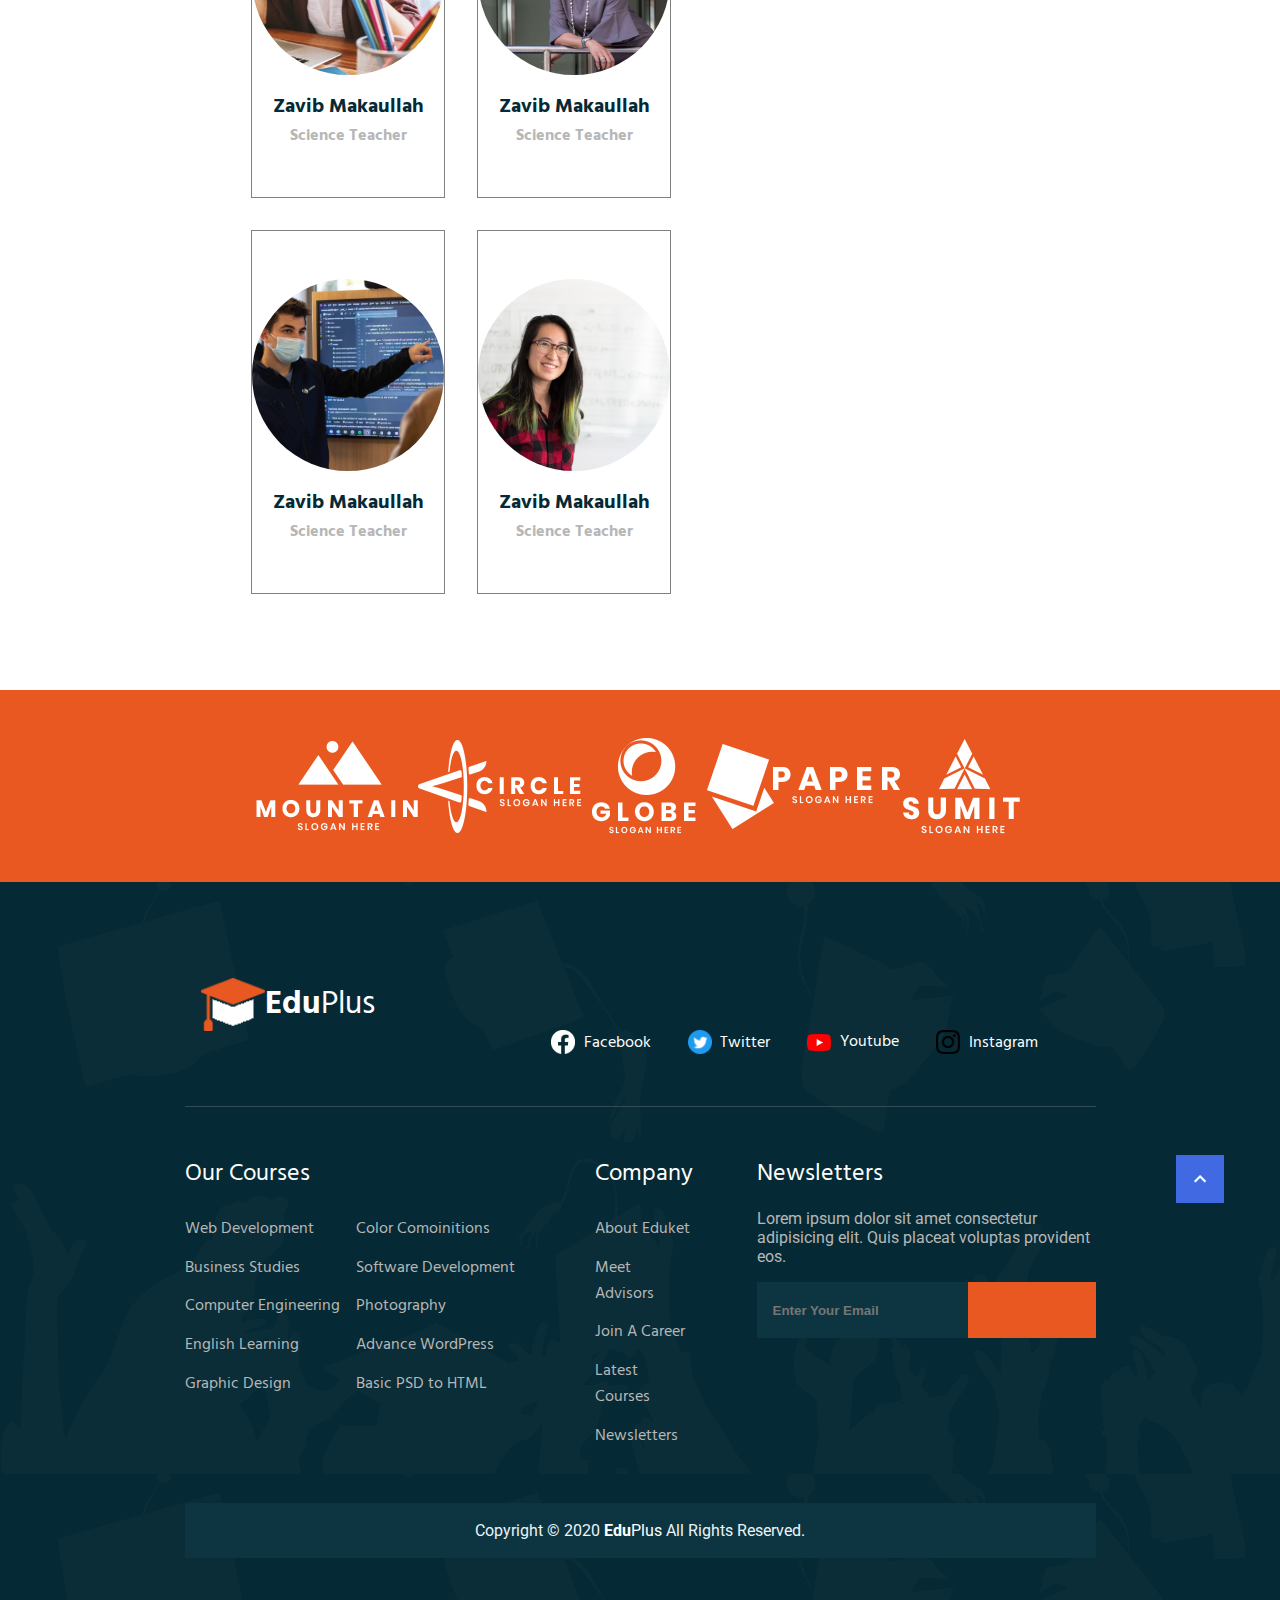
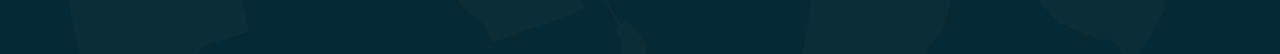
<file: courses-detail.html>
<!DOCTYPE html>
<html lang="en">

<head>
    <meta charset="utf-8">
    <meta name="description" content="Welcome to EduPlus">
    <meta name="keywords" content="online courses">
    <meta name="author" content="Marek Brodacký">
    <title>EduPlus</title>
    <link href="https://fonts.googleapis.com/icon?family=Material+Icons" rel="stylesheet" />
    <link rel="stylesheet" href="css/shared.css" />
    <link rel="stylesheet" href="css/courses-details.css" />
    <script src="javascript.js"></script>
</head>

<body>

    <header class="header-sub-page">
        <div class="nav-flex nav-flex--center">
            <a href="index.html" class="nav-logo">
                <img class="logo__img" src="icons/EduLogo.png" alt="logo" />
                <span class="logo__text">
                    <span class="logo-edu">Edu</span>Plus
                </span>
            </a>
            <nav>
                <ul class="nav__ul">
                    <li class="nav__main-li">
                        <a href="index.html">
                            Home<span class="material-icons">expand_more</span></a>
                        <ul class="nav__ul__drop">
                            <li class="nav__li__drop"><a href="index.html#course_categories">Course Categories</a></li>
                            <li class="nav__li__drop"><a href="index.html#available_courses">Available Courses</a></li>
                            <li class="nav__li__drop"><a href="index.html#campus_gallery">Campus Gallery</a></li>
                            <li class="nav__li__drop">
                                <a href="index.html#expert_instructors">Expert Instructors</a>
                            </li>
                            <li class="nav__li__drop"><a href="index.html#upcoming_events">Upcoming Events</a></li>
                            <li class="nav__li__drop"><a href="index.html#students_say">Student's Feedback</a></li>
                            <li class="nav__li__drop"><a href="index.html#become_an_instructor">Become an Instructor</a>
                            </li>
                            <li class="nav__li__drop">
                                <a href="index.html#lastest_news">Lastest News & Blog</a>
                            </li>
                        </ul>
                    </li>
                    <li class="nav__main-li"><a href="our-dourses.html">
                            Courses<span class="material-icons">expand_more</span></a>
                        <ul class="nav__ul__drop">
                            <li class="nav__li__drop"><a href="index.html#course_categories">Course Categories</a></li>
                            <li class="nav__li__drop"><a href="our-dourses.html">Course List</a></li>
                            <li class="nav__li__drop"><a href="courses-detail.html">Course Details</a></li>
                        </ul>
                    </li>
                    <li class="nav__main-li">
                        <a href="index.html#upcoming_events">
                            Events<span class="material-icons">expand_more</span></a>
                        <ul class="nav__ul__drop">
                            <li class="nav__li__drop"><a href="index.html#upcoming_events">Upcoming Events</a></li>
                            <li class="nav__li__drop"><a href="events-detail.html">Events Detail</a></li>
                        </ul>
                    </li>
                    <li class="nav__main-li"><a href="FAQ.html">
                            Pages<span class="material-icons">expand_more</span></a>
                        <ul class="nav__ul__drop">
                            <li class="nav__li__drop">
                                <a href="about-us.html">About Us</a>
                            </li>
                            <li class="nav__li__drop"><a href="FAQ.html">FAQ</a></li>
                        </ul>
                    </li>
                    <li class="nav__main-li">
                        <a href="blog-standard.html">
                            Blog<span class="material-icons">expand_more</span></a>
                        <ul class="nav__ul__drop">
                            <li class="nav__li__drop"><a href="blog-standard.html">Blog Grid</a></li>
                            <li class="nav__li__drop"><a href="blog-details.html">Blog Details</a></li>
                        </ul>
                    </li>
                    <li class="nav__main-li">
                        <a href="contact-us.html">
                            Contact<span class="material-icons">expand_more</span></a>
                        <ul class="nav__ul__drop">
                            <li class="nav__li__drop">
                                <a href="contact-us.html">Contact</a>
                            </li>
                            <li class="nav__li__drop"><a href="about-us.html">About Us</a></li>
                        </ul>
                    </li>
                </ul>
            </nav>

            <div class="header-socials">
                <a href="https://www.facebook.com/" class="header-socials__button header-socials__button--colored"><img class="social-button__img" src="icons/facebook_logo.png" alt="Facebook" /></a>
                <a href="https://www.youtube.com/" class="header-socials__button"><img class="social-button__img" src="icons/youtube_logo.png" alt="YouTube" /></a>
                <a href="" class="header-socials__button header-socials__button--signin"><span
                        class="material-icons">perm_identity</span>SIGN IN</a>
                <a href="" class="header-socials__apps"><img class="header-socials__apps__img" src="icons/apps.png" alt="Burger menu"></a>
            </div>
        </div>
    </header>


    <main>
        <div class="page-title">
            <h1 class="page-title__header">Our Courses</h1>
            <h2 class="page-title__location">Home > Courses</h2>
        </div>

        <div class="main-grid">
            <div class="course-details">
                <article class="course-details__article">
                    <img src="img/cafe.jpg" alt="Female students" class="c-d__article__main-img">
                    <div class="course-details__article__content">
                        <div class="course-details__article__stars">
                            <span class="material-icons">star</span>
                            <span class="material-icons">star</span>
                            <span class="material-icons">star</span>
                            <span class="material-icons">star</span>
                            <span class="material-icons">star_half</span>
                        </div>
                        <h2 class="c-d__article__main-header">How to improve Web design Skills</h2>
                        <p class="c-d__article__paragraph">Lorem ipsum dolor sit amet, consectetuer adipiscing elit. Nam libero tempore, cum soluta nobis est eligendi optio cumque nihil impedit quo minus id quod maxime placeat facere possimus, omnis voluptas assumenda est, omnis dolor
                            repellendus. Ut enim ad minima veniam, quis nostrum exercitationem ullam corporis suscipit laboriosam, nisi ut aliquid ex ea commodi consequatur? Cras pede libero, dapibus nec, pretium sit amet, tempor quis. Nullam rhoncus
                            aliquam metus.Lorem ipsum dolor sit amet, consectetuer adipiscing elit. Nam libero tempore, cum soluta nobis est eligendi optio cumque nihil impedit quo minus id quod maxime placeat facere possimus, omnis voluptas assumenda
                            est, omnis dolor repellendus. Ut enim ad minima veniam, quis nostrum exercitationem ullam corporis suscipit laboriosam, nisi ut aliquid ex ea commodi consequatur? Cras pede libero, dapibus nec, pretium sit amet, tempor quis.
                            Nullam rhoncus aliquam metus.</p>
                        <h3 class="c-d__article__sub-header">Why needs education</h3>
                        <p class="c-d__article__paragraph">In enim a arcu imperdiet malesuada. Class aptent taciti sociosqu ad litora torquent per conubia nostra, per inceptos hymenaeos. Fusce suscipit libero eget elit. Aliquam id dolor. Etiam dictum tincidunt diam.In enim a arcu imperdiet
                            malesuada. Class aptent taciti sociosqu ad litora torquent per conubia nostra, per inceptos hymenaeos. Fusce suscipit libero eget elit. Aliquam id dolor. Etiam dictum tincidunt diam.
                        </p>
                        <div class="c-d__article__lessons-list">
                            <div class="c-d__article__lessons-list__lesson">
                                <h3 class="c-d__article__lessons-list__lesson__name">Lesson 01: Introduce About Web design
                                </h3>
                                <div>
                                    <span class="material-icons">play_circle_filled</span>
                                    <h3 class="c-d__article__lessons-list__lesson__time">05:59 hr</h3>
                                </div>
                            </div>
                            <div class="c-d__article__lessons-list__lesson">
                                <h3 class="c-d__article__lessons-list__lesson__name">Lesson 02: What is UX/UI Design
                                </h3>
                                <div>
                                    <span class="material-icons">play_circle_filled</span>
                                    <h3 class="c-d__article__lessons-list__lesson__time">05:59 hr</h3>
                                </div>
                            </div>
                            <div class="c-d__article__lessons-list__lesson">
                                <h3 class="c-d__article__lessons-list__lesson__name">Lesson 03: Why need UX/UI Role in WEbdesign?
                                </h3>
                                <div>
                                    <span class="material-icons">play_circle_filled</span>
                                    <h3 class="c-d__article__lessons-list__lesson__time">05:59 hr</h3>
                                </div>
                            </div>
                            <div class="c-d__article__lessons-list__lesson">
                                <h3 class="c-d__article__lessons-list__lesson__name">Lesson 04: What is UX Manager?</h3>
                                <div>
                                    <span class="material-icons">play_circle_filled</span>
                                    <h3 class="c-d__article__lessons-list__lesson__time">05:59 hr</h3>
                                </div>
                            </div>
                            <div class="c-d__article__lessons-list__lesson">
                                <h3 class="c-d__article__lessons-list__lesson__name">Lesson 05: What's your design Goals
                                </h3>
                                <div>
                                    <span class="material-icons">play_circle_filled</span>
                                    <h3 class="c-d__article__lessons-list__lesson__time">05:59 hr</h3>
                                </div>
                            </div>
                        </div>
                        <img src="img/classroom(1).jpg" alt="classroom" class="c-d__article__content-img">
                        <h3 class="c-d__article__sub-header">Frequently Asked Questions</h3>
                        <p class="c-d__article__paragraph">In enim a arcu imperdiet malesuada. Class aptent taciti sociosqu ad litora torquent per conubia nostra, per inceptos hymenaeos. Fusce suscipit libero eget elit.
                        </p>
                        <article class="faq_question" onclick="questions(this)">
                            <div class="faq_question__header-part">
                                <h3 class="faq_question__header">Avoid keyboard event.related bugs browserbased transliteration
                                </h3>
                                <span class="material-icons">chevron_right</span>
                            </div>
                            <div class="faq_question__content__container">
                                <img class="faq_question__image" src="img/cafe.jpg" alt="Students smiling">
                                <p class="faq_question__paragraph">Duis aute irure dolor in reprehenderit in voluptate velit esse cillum dolore eu fugiat nulla pariatur. Fusce tellus. Etiam posuere lacus quis dolor. Fusce dui leo,imperdiet in, aliquam sit amet, feugiat eu, orci. Quisque
                                    porta.Fusce tellus. Etiam posuere lacus quis dolor. Fusce dui leo,imperdiet in, aliquam sit amet, feugiat eu, orci. Quisque porta.</p>
                            </div>
                        </article>
                        <article class="faq_question" onclick="questions(this)">
                            <div class="faq_question__header-part">
                                <h3 class="faq_question__header">Avoid keyboard event.related bugs browserbased transliteration
                                </h3>
                                <span class="material-icons">expand_more</span>
                            </div>
                            <div class="faq_question__content__container">
                                <img class="faq_question__image" src="img/cafe.jpg" alt="Students smiling">
                                <p class="faq_question__paragraph">Duis aute irure dolor in reprehenderit in voluptate velit esse cillum dolore eu fugiat nulla pariatur. Fusce tellus. Etiam posuere lacus quis dolor. Fusce dui leo,imperdiet in, aliquam sit amet, feugiat eu, orci. Quisque
                                    porta.Fusce tellus. Etiam posuere lacus quis dolor. Fusce dui leo,imperdiet in, aliquam sit amet, feugiat eu, orci. Quisque porta.</p>
                            </div>
                        </article>
                        <article class="faq_question" onclick="questions(this)">
                            <div class="faq_question__header-part">
                                <h3 class="faq_question__header">Avoid keyboard event.related bugs browserbased transliteration
                                </h3>
                                <span class="material-icons">chevron_right</span>
                            </div>
                            <div class="faq_question__content__container">
                                <img class="faq_question__image" src="img/cafe.jpg" alt="Students smiling">
                                <p class="faq_question__paragraph">Duis aute irure dolor in reprehenderit in voluptate velit esse cillum dolore eu fugiat nulla pariatur. Fusce tellus. Etiam posuere lacus quis dolor. Fusce dui leo,imperdiet in, aliquam sit amet, feugiat eu, orci. Quisque
                                    porta.Fusce tellus. Etiam posuere lacus quis dolor. Fusce dui leo,imperdiet in, aliquam sit amet, feugiat eu, orci. Quisque porta.</p>
                            </div>
                        </article>
                        <article class="faq_question" onclick="questions(this)">
                            <div class="faq_question__header-part">
                                <h3 class="faq_question__header">Avoid keyboard event.related bugs browserbased transliteration
                                </h3>
                                <span class="material-icons">chevron_right</span>
                            </div>
                            <div class="faq_question__content__container">
                                <img class="faq_question__image" src="img/cafe.jpg" alt="Students smiling">
                                <p class="faq_question__paragraph">Duis aute irure dolor in reprehenderit in voluptate velit esse cillum dolore eu fugiat nulla pariatur. Fusce tellus. Etiam posuere lacus quis dolor. Fusce dui leo,imperdiet in, aliquam sit amet, feugiat eu, orci. Quisque
                                    porta.Fusce tellus. Etiam posuere lacus quis dolor. Fusce dui leo,imperdiet in, aliquam sit amet, feugiat eu, orci. Quisque porta.</p>
                            </div>
                        </article>
                    </div>
                    <section class="course-details__instructors">
                        <h3 class="c-d__article__sub-header">Course Instructors</h3>
                        <div class="course-details__instructors__list">
                            <div class="course-details__instructors__instructor">
                                <img src="img/teacher(1).jpg" alt="Photo of instructor">
                                <h4 class="course-details__instructors__name">Zavib Makaullah</h4>
                                <h4 class="course-details__instructors__title">Science Teacher</h4>
                            </div>
                            <div class="course-details__instructors__instructor">
                                <img src="img/teacher(2).jpg" alt="Photo of instructor">
                                <h4 class="course-details__instructors__name">Zavib Makaullah</h4>
                                <h4 class="course-details__instructors__title">Science Teacher</h4>
                            </div>
                            <div class="course-details__instructors__instructor">
                                <img src="img/teacher(3).jpg" alt="Photo of instructor">
                                <h4 class="course-details__instructors__name">Zavib Makaullah</h4>
                                <h4 class="course-details__instructors__title">Science Teacher</h4>
                            </div>
                            <div class="course-details__instructors__instructor">
                                <img src="img/teacher(4).jpg" alt="Photo of instructor">
                                <h4 class="course-details__instructors__name">Zavib Makaullah</h4>
                                <h4 class="course-details__instructors__title">Science Teacher</h4>
                            </div>
                        </div>
                    </section>
                </article>

                <aside class="course-details__aside">
                    <div class="c-d__aside__categories">
                        <div class="aside__categories__category">
                            <div>
                                <span class="material-icons">sell</span>
                                <h3 class="aside__categories__category__name">Course Price</h3>
                            </div>
                            <h3 class="aside__categories__category__description">$59</h3>
                        </div>
                        <div class="aside__categories__category">
                            <div>
                                <span class="material-icons">person</span>
                                <h3 class="aside__categories__category__name">instructor</h3>
                            </div>
                            <h3 class="aside__categories__category__description">David Warner</h3>
                        </div>
                        <div class="aside__categories__category">
                            <div>
                                <span class="material-icons">schedule</span>
                                <h3 class="aside__categories__category__name">Duration</h3>
                            </div>
                            <h3 class="aside__categories__category__description">360 Hours</h3>
                        </div>
                        <div class="aside__categories__category">
                            <div>
                                <span class="material-icons">book</span>
                                <h3 class="aside__categories__category__name">Lectures</h3>
                            </div>
                            <h3 class="aside__categories__category__description">20 Lessons</h3>
                        </div>
                        <div class="aside__categories__category">
                            <div>
                                <span class="material-icons">group</span>
                                <h3 class="aside__categories__category__name">Enrolled</h3>
                            </div>
                            <h3 class="aside__categories__category__description">906 Students</h3>
                        </div>
                        <div class="aside__categories__category">
                            <div>
                                <span class="material-icons">flag</span>
                                <h3 class="aside__categories__category__name">Language</h3>
                            </div>
                            <h3 class="aside__categories__category__description">English</h3>
                        </div>
                        <div class="aside__categories__category">
                            <div>
                                <span class="material-icons">sell</span>
                                <h3 class="aside__categories__category__name">Course Price</h3>
                            </div>
                            <h3 class="aside__categories__category__description">$59</h3>
                        </div>
                        <button class="main-button aside__categories__category__button">
                            Enrolled Now
                            <span class="material-icons">east</span>
                        </button>
                    </div>
                    <img class="c-d__aside__add" src="img/add.jpg" alt="Advertisment">
                </aside>
            </div>
        </div>
        <div class="companies main-grid">
            <div class="companies__list">
                <img src="icons/mountain_slogan_here.png" alt="Mountain Slogan Here" />
                <img src="icons/circle_slogan_here.png" alt="Circle Slogan Here" />
                <img src="icons/globe_slogan_here.png" alt="Globe Slogan Here" />
                <img src="icons/paper_slogan_here.png" alt="Paper Slogan Here" />
                <img src="icons/sumit_slogan_here.png" alt="Sumit Slogan Here" />
            </div>
        </div>
    </main>
    <footer class="main-grid footer">
        <div class="main-grid__content">
            <div class="footer-top-part">
                <a href="#Home" class="nav-logo">
                    <img class="logo__img" src="icons/EduLogoWhite.png" alt="logo" />
                    <span class="logo__text">
                        <span class="logo-edu">Edu</span>Plus
                    </span>
                </a>
                <div class="footer-socials-container">
                    <a class="footer-social" href="https://www.facebook.com/"><img src="icons/facebook_logo.png" alt="Facebook" /> Facebook
                    </a>
                    <a class="footer-social" href="https://www.youtube.com/"><img src="icons/twitter_logo.png" alt="YouTube" /> Twitter</a>
                    <a class="footer-social" href="https://www.youtube.com/"><img src="icons/youtube_logo.png" alt="YouTube" /> Youtube</a>
                    <a class="footer-social" href="https://www.youtube.com/"><img src="icons/instagram_logo.png" alt="YouTube" /> Instagram
                    </a>
                </div>
            </div>
            <div class="footer-bottom-part">
                <button class="main-button nav-to-top" onclick='window.scrollTo({top: 0, behavior: "smooth"});'>
                    <span class="material-icons">expand_less</span>
                </button>
                <div class="footer-categories">
                    <h2>Our Courses</h2>
                    <div class="footer-categories__ul">
                        <div class="footer-categories__part">
                            <div class="footer-categories__part__li">Web Development</div>
                            <div class="footer-categories__part__li">Business Studies</div>
                            <div class="footer-categories__part__li">Computer Engineering</div>
                            <div class="footer-categories__part__li">English Learning</div>
                            <div class="footer-categories__part__li">Graphic Design</div>
                        </div>
                        <div class="footer-categories__part">
                            <div class="footer-categories__part__li">Color Comoinitions</div>
                            <div class="footer-categories__part__li">Software Development</div>
                            <div class="footer-categories__part__li">Photography</div>
                            <div class="footer-categories__part__li">Advance WordPress</div>
                            <div class="footer-categories__part__li">Basic PSD to HTML</div>
                        </div>
                    </div>
                </div>
                <div class="footer-company">
                    <h2>Company</h2>
                    <div class="footer-company__ul">
                        <div class="footer-company__part">
                            <div class="footer-company__part_li">About Eduket</div>
                            <div class="footer-company__part_li">Meet Advisors</div>
                            <div class="footer-company__part_li">Join A Career</div>
                            <div class="footer-company__part_li">Latest Courses</div>
                            <div class="footer-company__part_li">Newsletters</div>
                        </div>
                    </div>
                </div>
                <div class="footer-newsletters">
                    <h2>Newsletters</h2>
                    <p>
                        Lorem ipsum dolor sit amet consectetur adipisicing elit. Quis placeat voluptas provident eos.
                    </p>
                    <div>
                        <input type="text" placeholder="Enter Your Email" />
                        <button class="main-button"><span class="material-icons">east</span></button>
                    </div>
                </div>
            </div>
            <div class="footer-copyright">
                <p>Copyright &copy; 2020 <span class="logo--footer"><span class="logo-edu">Edu</span>Plus</span> All Rights Reserved.</p>
            </div>
        </div>
    </footer>
</body>

</html>
</file>
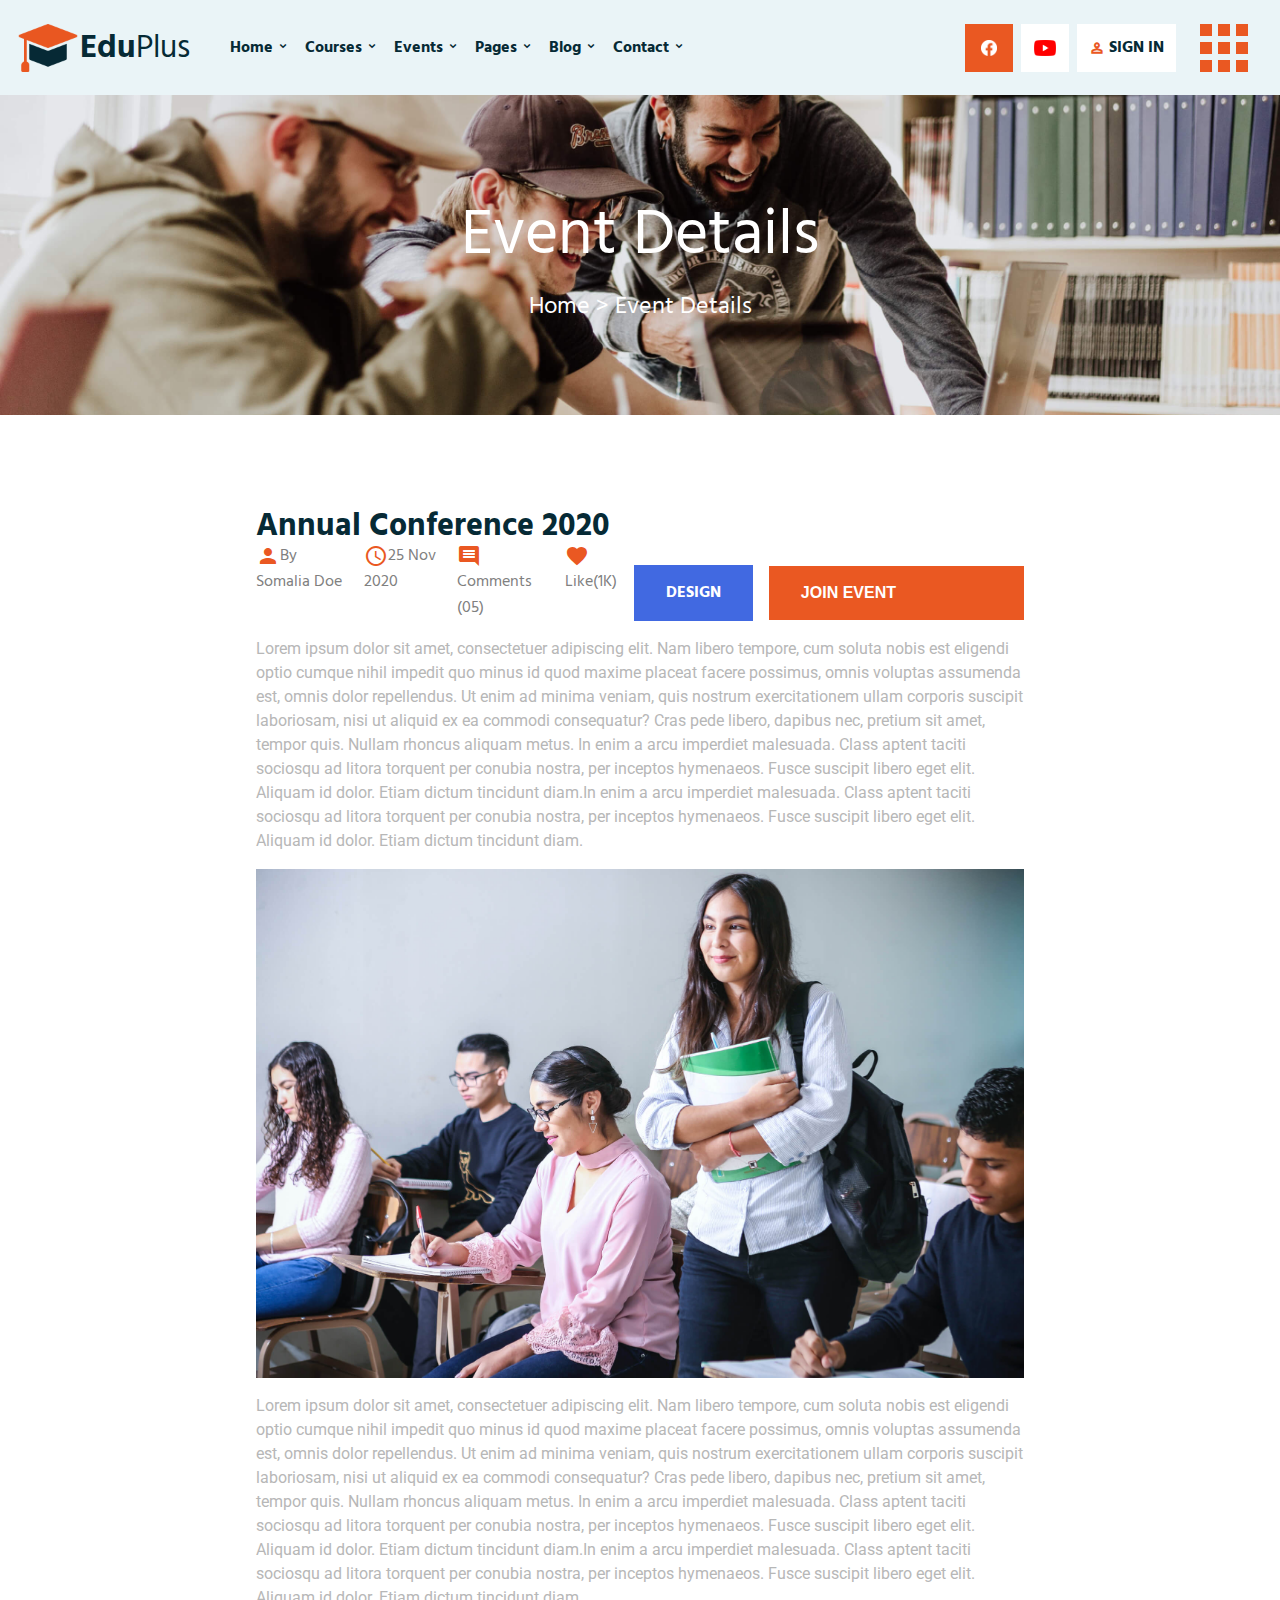
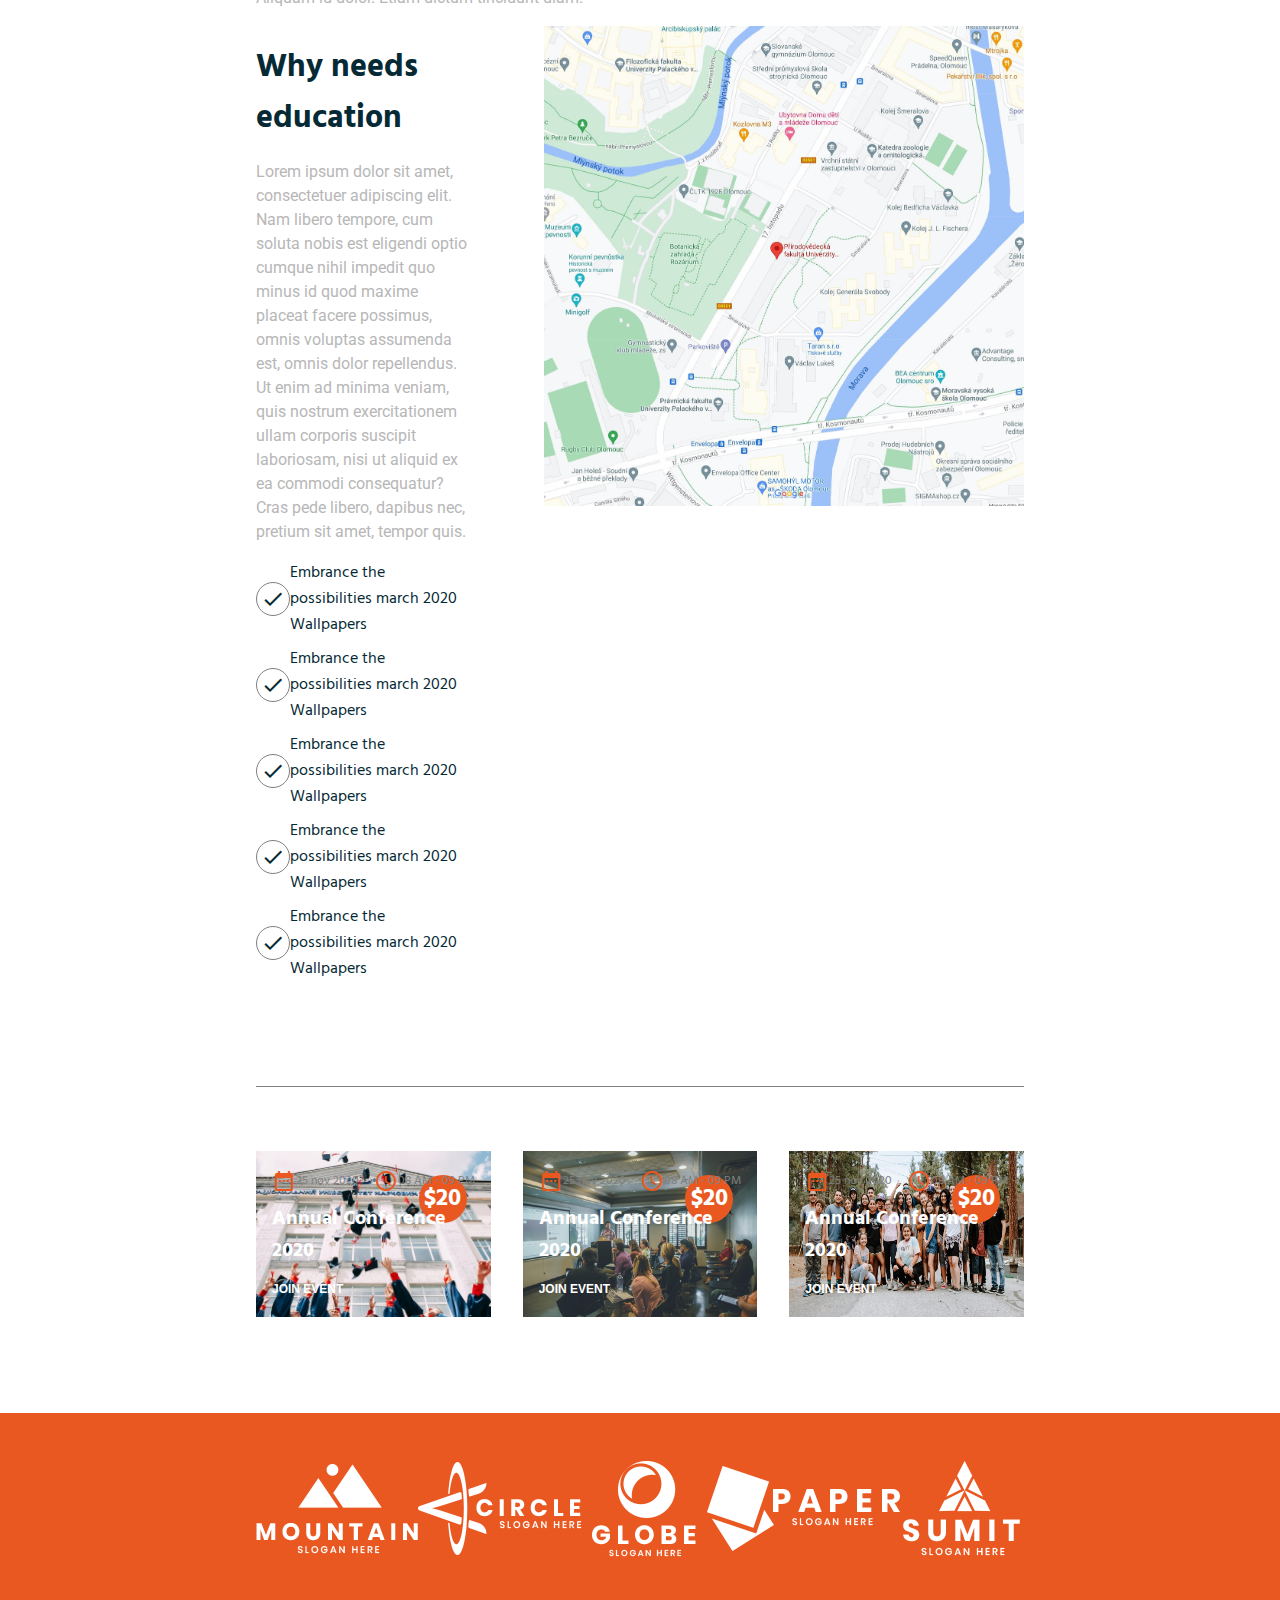
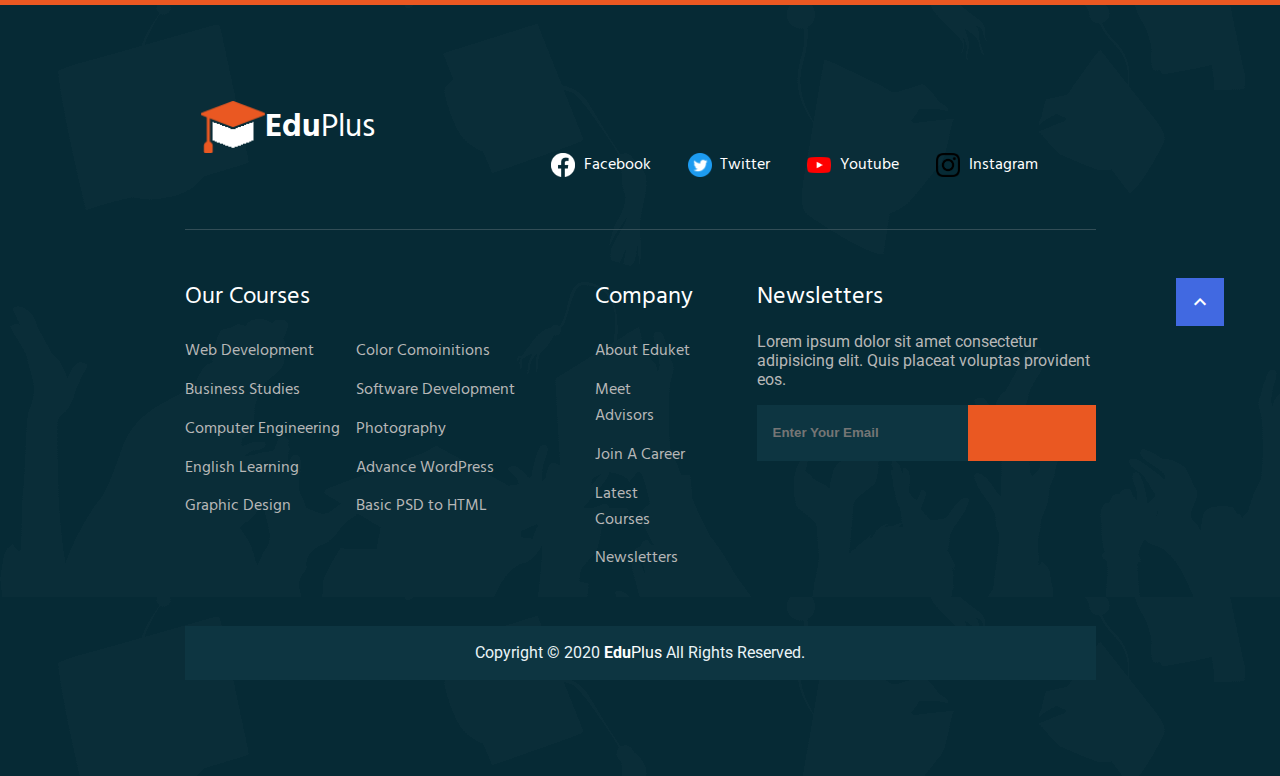
<file: events-detail.html>
<!DOCTYPE html>
<html lang="en">

<head>
    <meta charset="utf-8">
    <meta name="description" content="Welcome to EduPlus">
    <meta name="keywords" content="online courses">
    <meta name="author" content="Marek Brodacký">
    <title>EduPlus</title>
    <link href="https://fonts.googleapis.com/icon?family=Material+Icons" rel="stylesheet" />
    <link rel="stylesheet" href="css/shared.css" />
    <link rel="stylesheet" href="css/events-details.css" />
</head>

<body>
    <header class="header-sub-page">
        <div class="nav-flex nav-flex--center">
            <a href="index.html" class="nav-logo">
                <img class="logo__img" src="icons/EduLogo.png" alt="logo" />
                <span class="logo__text">
                    <span class="logo-edu">Edu</span>Plus
                </span>
            </a>
            <nav>
                <ul class="nav__ul">
                    <li class="nav__main-li">
                        <a href="index.html">
                            Home<span class="material-icons">expand_more</span></a>
                        <ul class="nav__ul__drop">
                            <li class="nav__li__drop"><a href="index.html#course_categories">Course Categories</a></li>
                            <li class="nav__li__drop"><a href="index.html#available_courses">Available Courses</a></li>
                            <li class="nav__li__drop"><a href="index.html#campus_gallery">Campus Gallery</a></li>
                            <li class="nav__li__drop">
                                <a href="index.html#expert_instructors">Expert Instructors</a>
                            </li>
                            <li class="nav__li__drop"><a href="index.html#upcoming_events">Upcoming Events</a></li>
                            <li class="nav__li__drop"><a href="index.html#students_say">Student's Feedback</a></li>
                            <li class="nav__li__drop"><a href="index.html#become_an_instructor">Become an Instructor</a>
                            </li>
                            <li class="nav__li__drop">
                                <a href="index.html#lastest_news">Lastest News & Blog</a>
                            </li>
                        </ul>
                    </li>
                    <li class="nav__main-li"><a href="our-dourses.html">
                            Courses<span class="material-icons">expand_more</span></a>
                        <ul class="nav__ul__drop">
                            <li class="nav__li__drop"><a href="index.html#course_categories">Course Categories</a></li>
                            <li class="nav__li__drop"><a href="our-dourses.html">Course List</a></li>
                            <li class="nav__li__drop"><a href="courses-detail.html">Course Details</a></li>
                        </ul>
                    </li>
                    <li class="nav__main-li">
                        <a href="index.html#upcoming_events">
                            Events<span class="material-icons">expand_more</span></a>
                        <ul class="nav__ul__drop">
                            <li class="nav__li__drop"><a href="index.html#upcoming_events">Upcoming Events</a></li>
                            <li class="nav__li__drop"><a href="events-detail.html">Events Detail</a></li>
                        </ul>
                    </li>
                    <li class="nav__main-li"><a href="FAQ.html">
                            Pages<span class="material-icons">expand_more</span></a>
                        <ul class="nav__ul__drop">
                            <li class="nav__li__drop">
                                <a href="about-us.html">About Us</a>
                            </li>
                            <li class="nav__li__drop"><a href="FAQ.html">FAQ</a></li>
                        </ul>
                    </li>
                    <li class="nav__main-li">
                        <a href="blog-standard.html">
                            Blog<span class="material-icons">expand_more</span></a>
                        <ul class="nav__ul__drop">
                            <li class="nav__li__drop"><a href="blog-standard.html">Blog Grid</a></li>
                            <li class="nav__li__drop"><a href="blog-details.html">Blog Details</a></li>
                        </ul>
                    </li>
                    <li class="nav__main-li">
                        <a href="contact-us.html">
                            Contact<span class="material-icons">expand_more</span></a>
                        <ul class="nav__ul__drop">
                            <li class="nav__li__drop">
                                <a href="contact-us.html">Contact</a>
                            </li>
                            <li class="nav__li__drop"><a href="about-us.html">About Us</a></li>
                        </ul>
                    </li>
                </ul>
            </nav>
        </div>
        <div class="header-socials">
            <a href="https://www.facebook.com/" class="header-socials__button header-socials__button--colored"><img class="social-button__img" src="icons/facebook_logo.png" alt="Facebook" /></a>
            <a href="https://www.youtube.com/" class="header-socials__button"><img class="social-button__img" src="icons/youtube_logo.png" alt="YouTube" /></a>
            <a href="" class="header-socials__button header-socials__button--signin"><span
                    class="material-icons">perm_identity</span>SIGN IN</a>
            <a href="" class="header-socials__apps"><img class="header-socials__apps__img" src="icons/apps.png" alt="Burger menu"></a>
        </div>
    </header>

    <main>
        <div class="page-title">
            <h1 class="page-title__header">Event Details</h1>
            <h2 class="page-title__location">Home > Event Details</h2>
        </div>

        <article class="event-details main-grid">
            <h2 class="e-d__article__main-header">Annual Conference 2020</h2>
            <div class="e-d__article__desc-but">
                <ul class="e-d__article__description">
                    <li class="e-d__article__description__li"><span class="material-icons">person</span>By Somalia Doe
                    </li>
                    <li class="e-d__article__description__li"><span class="material-icons">schedule</span>25 Nov 2020
                    </li>
                    <li class="e-d__article__description__li"><span class="material-icons">comment</span>Comments (05)
                    </li>
                    <li class="e-d__article__description__li"><span class="material-icons">favorite</span>Like(1K)
                    </li>
                </ul>
                <div class="e-d__price-n-button">
                    <div class="e-d__article__tag">design</div>
                    <button class="main-button e-d__button-join">
                        join event
                        <span class="material-icons">east</span>
                    </button>
                </div>
            </div>
            <p class="e-d__article__paragraph">Lorem ipsum dolor sit amet, consectetuer adipiscing elit. Nam libero tempore, cum soluta nobis est eligendi optio cumque nihil impedit quo minus id quod maxime placeat facere possimus, omnis voluptas assumenda est, omnis dolor repellendus.
                Ut enim ad minima veniam, quis nostrum exercitationem ullam corporis suscipit laboriosam, nisi ut aliquid ex ea commodi consequatur? Cras pede libero, dapibus nec, pretium sit amet, tempor quis. Nullam rhoncus aliquam metus. In enim a
                arcu imperdiet malesuada. Class aptent taciti sociosqu ad litora torquent per conubia nostra, per inceptos hymenaeos. Fusce suscipit libero eget elit. Aliquam id dolor. Etiam dictum tincidunt diam.In enim a arcu imperdiet malesuada. Class
                aptent taciti sociosqu ad litora torquent per conubia nostra, per inceptos hymenaeos. Fusce suscipit libero eget elit. Aliquam id dolor. Etiam dictum tincidunt diam.</p>
            <img src="img/classroom(1).jpg" alt="classroom" class="e-d__article__content-img">
            <p class="e-d__article__paragraph">Lorem ipsum dolor sit amet, consectetuer adipiscing elit. Nam libero tempore, cum soluta nobis est eligendi optio cumque nihil impedit quo minus id quod maxime placeat facere possimus, omnis voluptas assumenda est, omnis dolor repellendus.
                Ut enim ad minima veniam, quis nostrum exercitationem ullam corporis suscipit laboriosam, nisi ut aliquid ex ea commodi consequatur? Cras pede libero, dapibus nec, pretium sit amet, tempor quis. Nullam rhoncus aliquam metus. In enim a
                arcu imperdiet malesuada. Class aptent taciti sociosqu ad litora torquent per conubia nostra, per inceptos hymenaeos. Fusce suscipit libero eget elit. Aliquam id dolor. Etiam dictum tincidunt diam.In enim a arcu imperdiet malesuada. Class
                aptent taciti sociosqu ad litora torquent per conubia nostra, per inceptos hymenaeos. Fusce suscipit libero eget elit. Aliquam id dolor. Etiam dictum tincidunt diam.</p>
            <div class="e-d__article__devided">
                <div>
                    <h3 class="e-d__article__sub-header">Why needs education</h3>
                    <p class="e-d__article__paragraph">Lorem ipsum dolor sit amet, consectetuer adipiscing elit. Nam libero tempore, cum soluta nobis est eligendi optio cumque nihil impedit quo minus id quod maxime placeat facere possimus, omnis voluptas assumenda est, omnis dolor repellendus.
                        Ut enim ad minima veniam, quis nostrum exercitationem ullam corporis suscipit laboriosam, nisi ut aliquid ex ea commodi consequatur? Cras pede libero, dapibus nec, pretium sit amet, tempor quis.
                    </p>
                    <div class="e-d__article__li">
                        <span class="material-icons">done</span>
                        <h4 class="article__li__text">Embrance the possibilities march 2020 Wallpapers
                        </h4>
                    </div>
                    <div class="e-d__article__li">
                        <span class="material-icons">done</span>
                        <h4 class="article__li__text">Embrance the possibilities march 2020 Wallpapers
                        </h4>
                    </div>
                    <div class="e-d__article__li">
                        <span class="material-icons">done</span>
                        <h4 class="article__li__text">Embrance the possibilities march 2020 Wallpapers
                        </h4>
                    </div>
                    <div class="e-d__article__li">
                        <span class="material-icons">done</span>
                        <h4 class="article__li__text">Embrance the possibilities march 2020 Wallpapers
                        </h4>
                    </div>
                    <div class="e-d__article__li">
                        <span class="material-icons">done</span>
                        <h4 class="article__li__text">Embrance the possibilities march 2020 Wallpapers
                        </h4>
                    </div>
                </div>
                <img class="e-d__article__devided__img" src="img/map.jpg" alt="Event ecure here.">
            </div>
        </article>

        <div class="upcoming-event main-grid">
            <div class="upcoming-event__container">
                <section class="upcoming-event-small">
                    <img src="img/graduation.jpg" alt="upcoming event picture">
                    <div class="u-e__price">$20</div>
                    <div class="upcoming-event-small__content">
                        <ul class="u-e__dates">
                            <li><span class="material-icons">date_range</span>25 nov 2020</li>
                            <li><span class="material-icons">schedule</span>08 AM - 09 PM</li>
                        </ul>
                        <h3 class="u-e-s__content__heading">Annual Conference 2020</h3>
                        <button class="main-button u-e-s__content__button-join">
                            join event
                            <span class="material-icons">east</span>
                        </button>
                    </div>
                </section>
                <section class="upcoming-event-small">
                    <img src="img/classroom(2).jpg" alt="upcoming event picture">
                    <div class="u-e__price">$20</div>
                    <div class="upcoming-event-small__content">
                        <ul class="u-e__dates">
                            <li><span class="material-icons">date_range</span>25 nov 2020</li>
                            <li><span class="material-icons">schedule</span>08 AM - 09 PM</li>
                        </ul>
                        <h3 class="u-e-s__content__heading">Annual Conference 2020</h3>
                        <button class="main-button u-e-s__content__button-join">
                            join event
                            <span class="material-icons">east</span>
                        </button>
                    </div>
                </section>
                <section class="upcoming-event-small">
                    <img src="img/group.jpg" alt="upcoming event picture">
                    <div class="u-e__price">$20</div>
                    <div class="upcoming-event-small__content">
                        <ul class="u-e__dates">
                            <li><span class="material-icons">date_range</span>25 nov 2020</li>
                            <li><span class="material-icons">schedule</span>08 AM - 09 PM</li>
                        </ul>
                        <h3 class="u-e-s__content__heading">Annual Conference 2020</h3>
                        <button class="main-button u-e-s__content__button-join">
                            join event
                            <span class="material-icons">east</span>
                        </button>
                    </div>
                </section>
            </div>
        </div>

        <div class="companies main-grid">
            <div class="companies__list">
                <img src="icons/mountain_slogan_here.png" alt="Mountain Slogan Here" />
                <img src="icons/circle_slogan_here.png" alt="Circle Slogan Here" />
                <img src="icons/globe_slogan_here.png" alt="Globe Slogan Here" />
                <img src="icons/paper_slogan_here.png" alt="Paper Slogan Here" />
                <img src="icons/sumit_slogan_here.png" alt="Sumit Slogan Here" />
            </div>
        </div>

    </main>
    <footer class="main-grid footer">
        <div class="main-grid__content">
            <div class="footer-top-part">
                <a href="#Home" class="nav-logo">
                    <img class="logo__img" src="icons/EduLogoWhite.png" alt="logo" />
                    <span class="logo__text">
                        <span class="logo-edu">Edu</span>Plus
                    </span>
                </a>
                <div class="footer-socials-container">
                    <a class="footer-social" href="https://www.facebook.com/"><img src="icons/facebook_logo.png" alt="Facebook" /> Facebook
                    </a>
                    <a class="footer-social" href="https://www.youtube.com/"><img src="icons/twitter_logo.png" alt="YouTube" /> Twitter</a>
                    <a class="footer-social" href="https://www.youtube.com/"><img src="icons/youtube_logo.png" alt="YouTube" /> Youtube</a>
                    <a class="footer-social" href="https://www.youtube.com/"><img src="icons/instagram_logo.png" alt="YouTube" /> Instagram
                    </a>
                </div>
            </div>
            <div class="footer-bottom-part">
                <button class="main-button nav-to-top" onclick='window.scrollTo({top: 0, behavior: "smooth"});'>
                    <span class="material-icons">expand_less</span>
                </button>
                <div class="footer-categories">
                    <h2>Our Courses</h2>
                    <div class="footer-categories__ul">
                        <div class="footer-categories__part">
                            <div class="footer-categories__part__li">Web Development</div>
                            <div class="footer-categories__part__li">Business Studies</div>
                            <div class="footer-categories__part__li">Computer Engineering</div>
                            <div class="footer-categories__part__li">English Learning</div>
                            <div class="footer-categories__part__li">Graphic Design</div>
                        </div>
                        <div class="footer-categories__part">
                            <div class="footer-categories__part__li">Color Comoinitions</div>
                            <div class="footer-categories__part__li">Software Development</div>
                            <div class="footer-categories__part__li">Photography</div>
                            <div class="footer-categories__part__li">Advance WordPress</div>
                            <div class="footer-categories__part__li">Basic PSD to HTML</div>
                        </div>
                    </div>
                </div>
                <div class="footer-company">
                    <h2>Company</h2>
                    <div class="footer-company__ul">
                        <div class="footer-company__part">
                            <div class="footer-company__part_li">About Eduket</div>
                            <div class="footer-company__part_li">Meet Advisors</div>
                            <div class="footer-company__part_li">Join A Career</div>
                            <div class="footer-company__part_li">Latest Courses</div>
                            <div class="footer-company__part_li">Newsletters</div>
                        </div>
                    </div>
                </div>
                <div class="footer-newsletters">
                    <h2>Newsletters</h2>
                    <p>
                        Lorem ipsum dolor sit amet consectetur adipisicing elit. Quis placeat voluptas provident eos.
                    </p>
                    <div>
                        <input type="text" placeholder="Enter Your Email" />
                        <button class="main-button"><span class="material-icons">east</span></button>
                    </div>
                </div>
            </div>
            <div class="footer-copyright">
                <p>Copyright &copy; 2020 <span class="logo--footer"><span class="logo-edu">Edu</span>Plus</span> All Rights Reserved.</p>
            </div>
        </div>
    </footer>
</body>

</html>
</file>
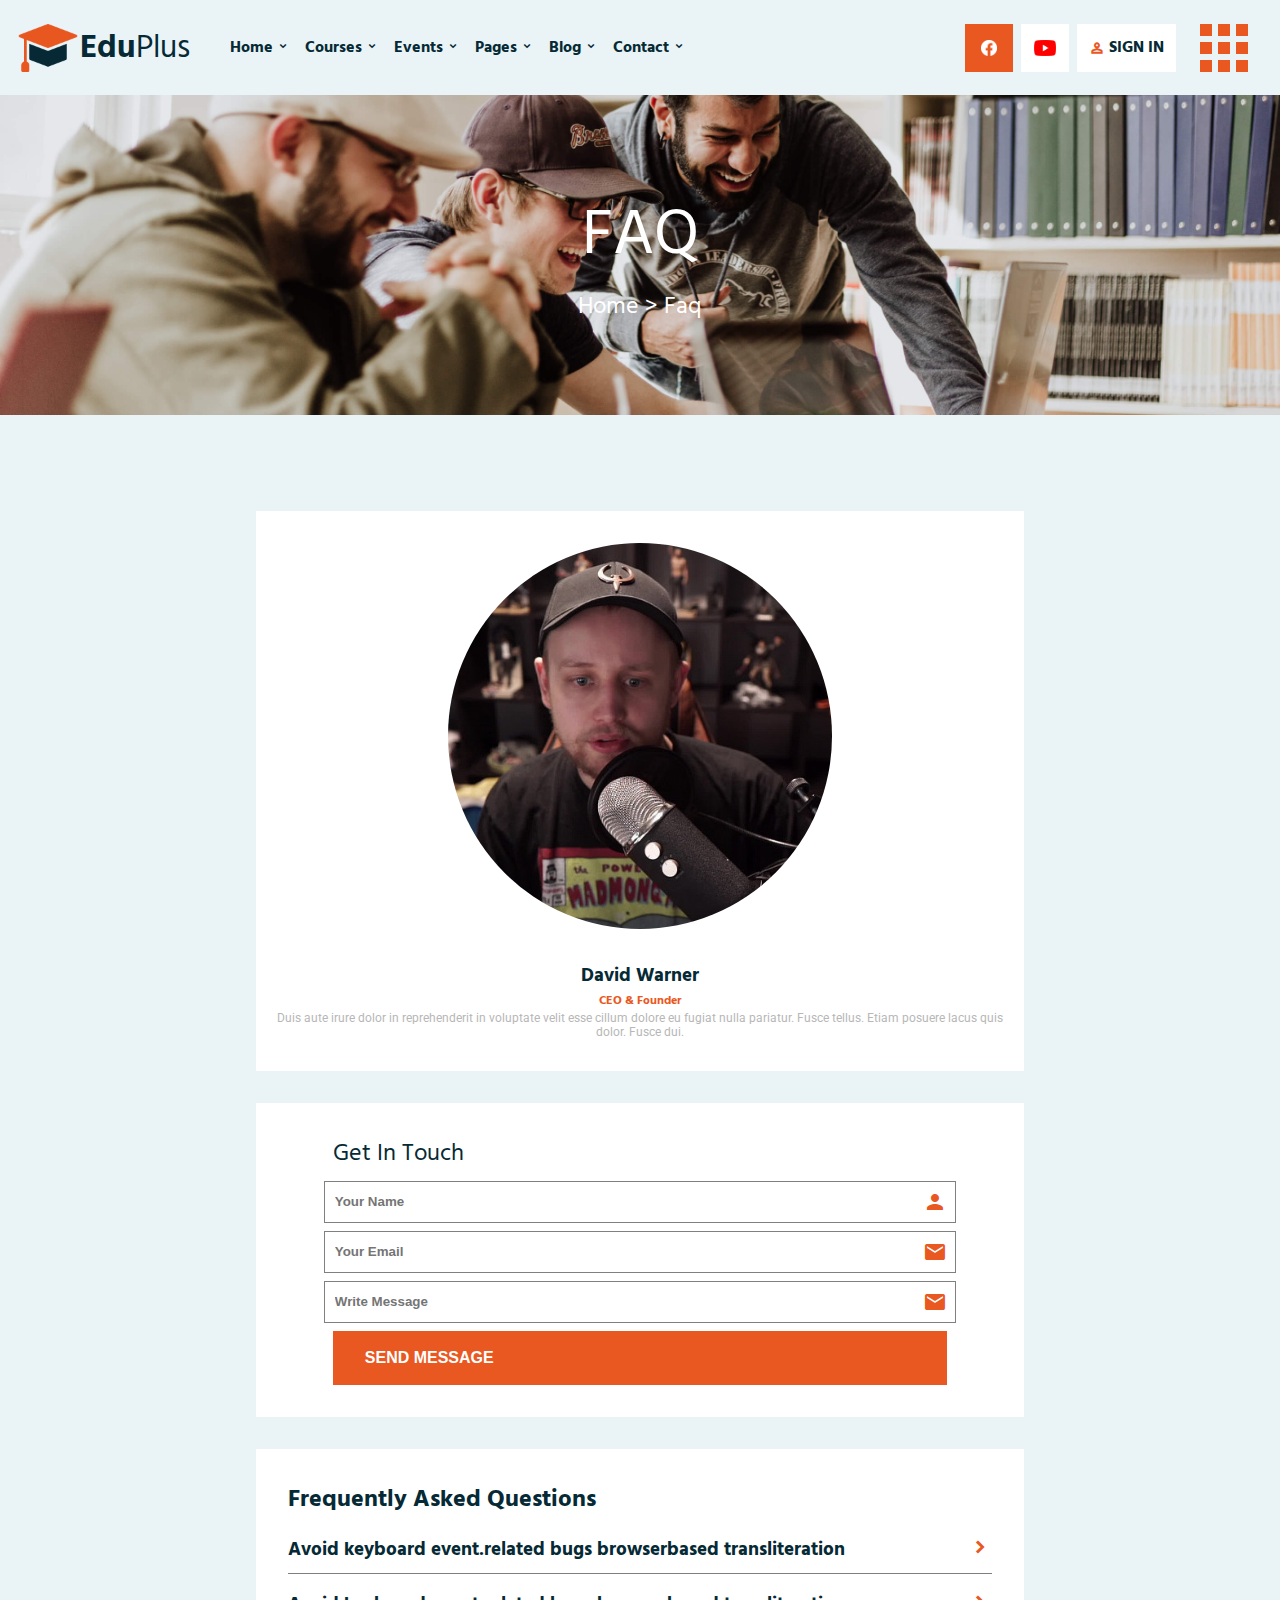
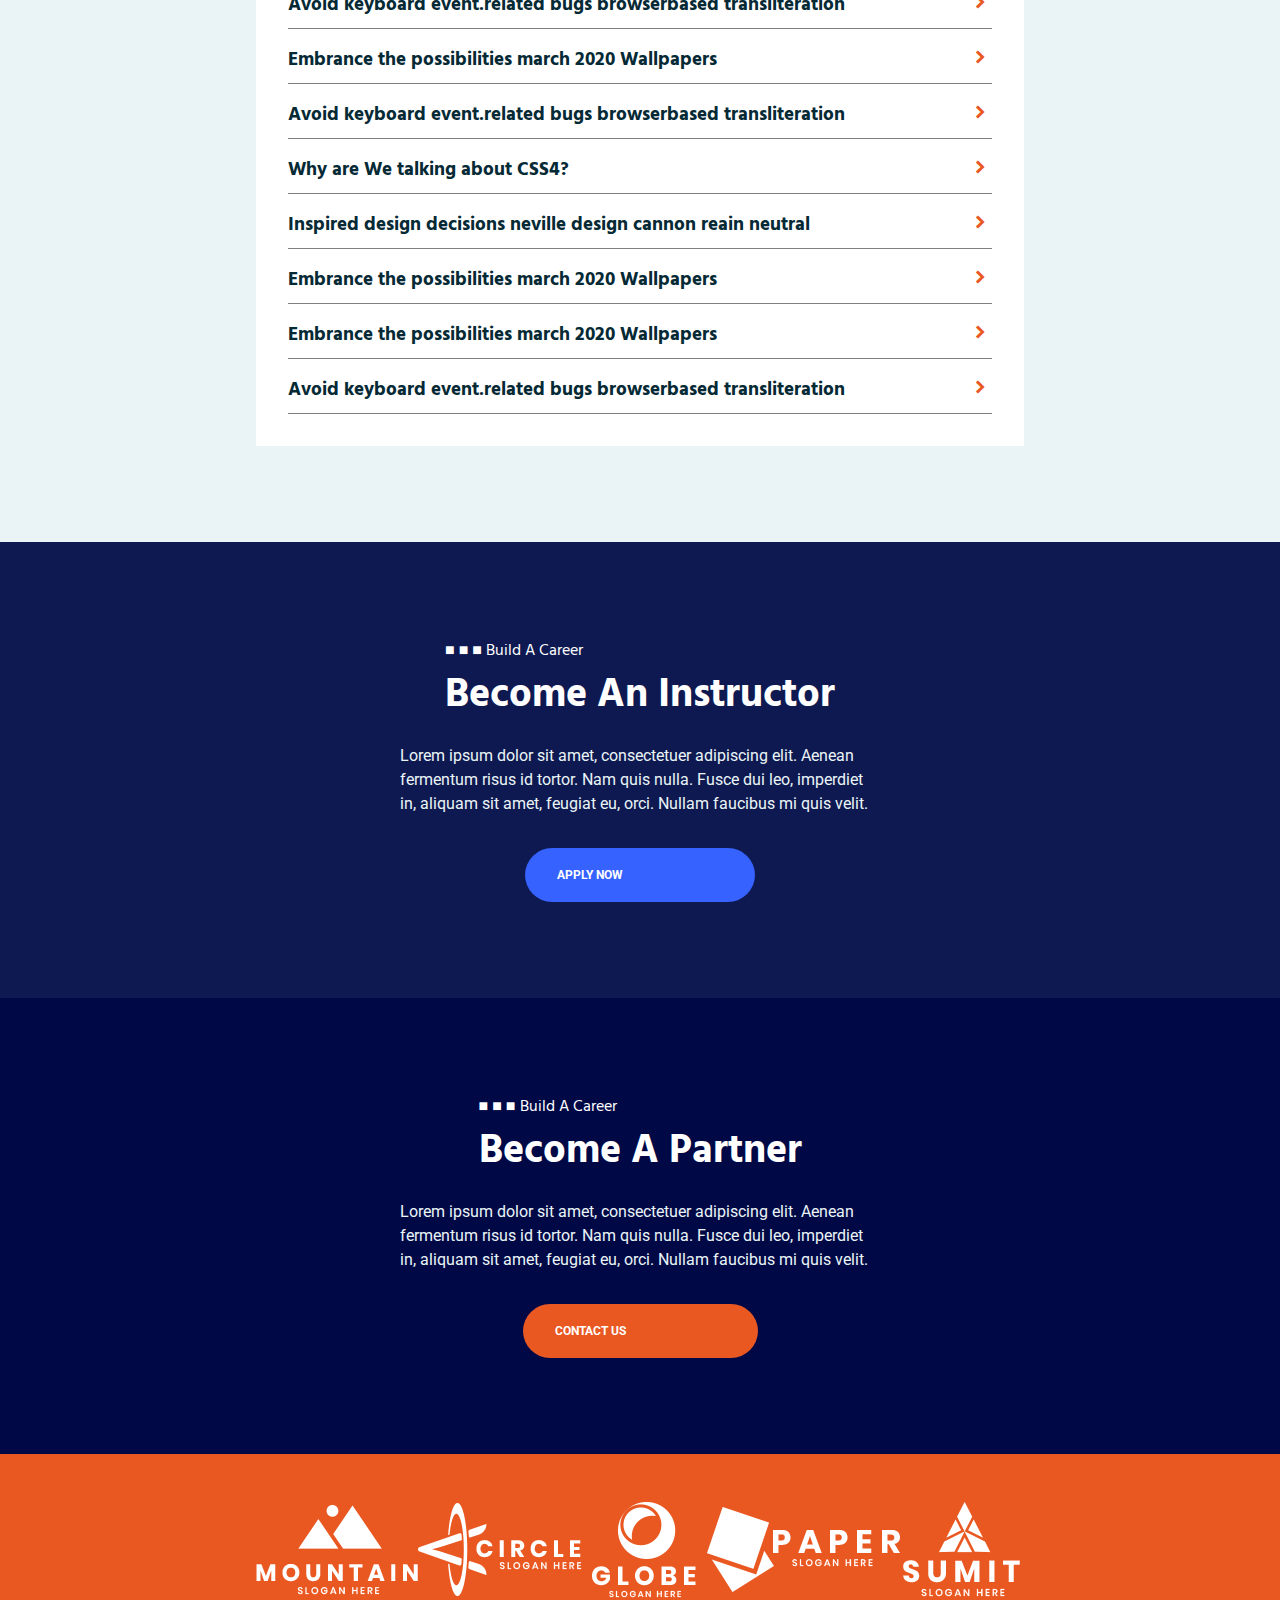
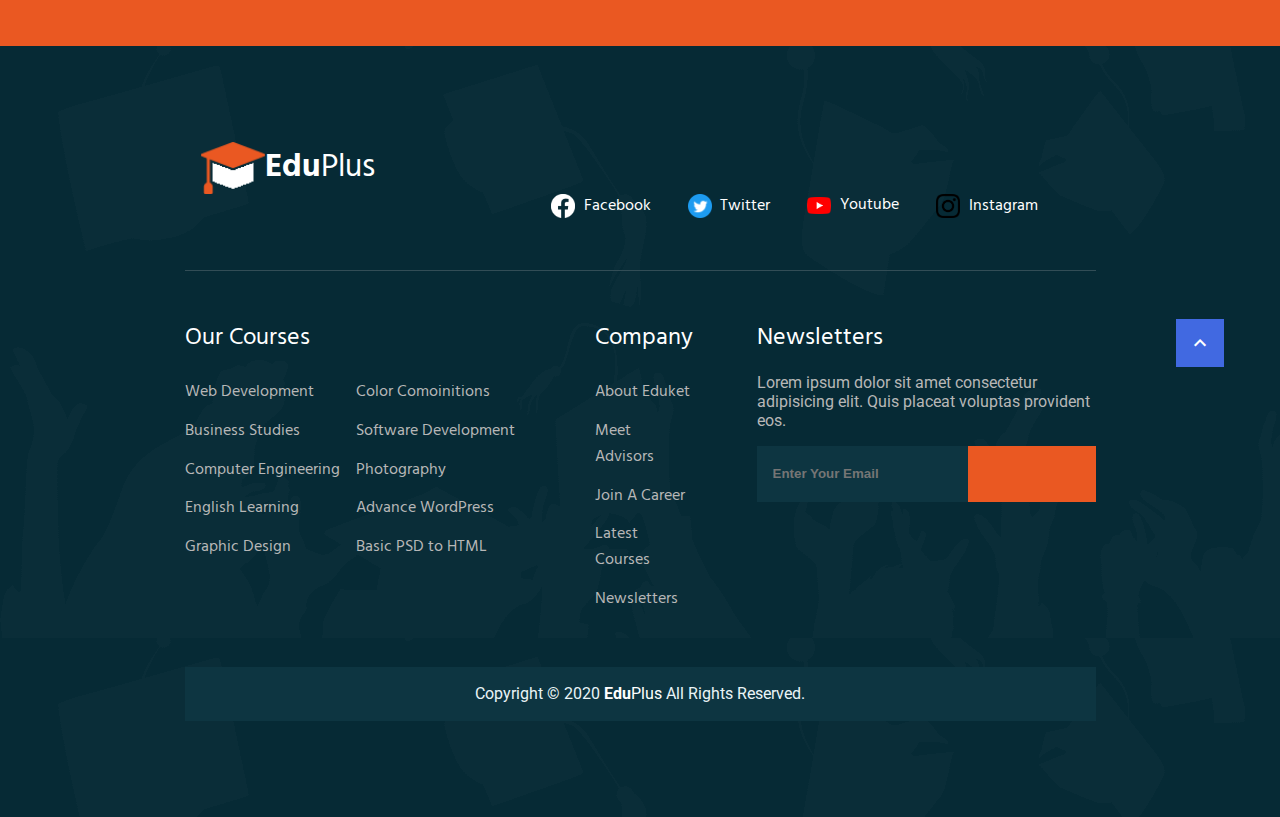
<file: FAQ.html>
<!DOCTYPE html>
<html lang="en">

<head>
    <meta charset="utf-8">
    <meta name="description" content="Welcome to EduPlus">
    <meta name="keywords" content="online courses">
    <meta name="author" content="Marek Brodacký">
    <title>EduPlus FAQ</title>
    <link href="https://fonts.googleapis.com/icon?family=Material+Icons" rel="stylesheet" />
    <link rel="stylesheet" href="css/shared.css" />
    <link rel="stylesheet" href="css/faq.css" />
    <script src="javascript.js"></script>
</head>

<body>
    <header class="header-sub-page">
        <div class="nav-flex nav-flex--center">
            <a href="index.html" class="nav-logo">
                <img class="logo__img" src="icons/EduLogo.png" alt="logo" />
                <span class="logo__text">
                    <span class="logo-edu">Edu</span>Plus
                </span>
            </a>
            <nav>
                <ul class="nav__ul">
                    <li class="nav__main-li">
                        <a href="index.html">
                            Home<span class="material-icons">expand_more</span></a>
                        <ul class="nav__ul__drop">
                            <li class="nav__li__drop"><a href="index.html#course_categories">Course Categories</a></li>
                            <li class="nav__li__drop"><a href="index.html#available_courses">Available Courses</a></li>
                            <li class="nav__li__drop"><a href="index.html#campus_gallery">Campus Gallery</a></li>
                            <li class="nav__li__drop">
                                <a href="index.html#expert_instructors">Expert Instructors</a>
                            </li>
                            <li class="nav__li__drop"><a href="index.html#upcoming_events">Upcoming Events</a></li>
                            <li class="nav__li__drop"><a href="index.html#students_say">Student's Feedback</a></li>
                            <li class="nav__li__drop"><a href="index.html#become_an_instructor">Become an Instructor</a>
                            </li>
                            <li class="nav__li__drop">
                                <a href="index.html#lastest_news">Lastest News & Blog</a>
                            </li>
                        </ul>
                    </li>
                    <li class="nav__main-li"><a href="our-dourses.html">
                            Courses<span class="material-icons">expand_more</span></a>
                        <ul class="nav__ul__drop">
                            <li class="nav__li__drop"><a href="index.html#course_categories">Course Categories</a></li>
                            <li class="nav__li__drop"><a href="our-dourses.html">Course List</a></li>
                            <li class="nav__li__drop"><a href="courses-detail.html">Course Details</a></li>
                        </ul>
                    </li>
                    <li class="nav__main-li">
                        <a href="index.html#upcoming_events">
                            Events<span class="material-icons">expand_more</span></a>
                        <ul class="nav__ul__drop">
                            <li class="nav__li__drop"><a href="index.html#upcoming_events">Upcoming Events</a></li>
                            <li class="nav__li__drop"><a href="events-detail.html">Events Detail</a></li>
                        </ul>
                    </li>
                    <li class="nav__main-li"><a href="FAQ.html">
                            Pages<span class="material-icons">expand_more</span></a>
                        <ul class="nav__ul__drop">
                            <li class="nav__li__drop">
                                <a href="about-us.html">About Us</a>
                            </li>
                            <li class="nav__li__drop"><a href="FAQ.html">FAQ</a></li>
                        </ul>
                    </li>
                    <li class="nav__main-li">
                        <a href="blog-standard.html">
                            Blog<span class="material-icons">expand_more</span></a>
                        <ul class="nav__ul__drop">
                            <li class="nav__li__drop"><a href="blog-standard.html">Blog Grid</a></li>
                            <li class="nav__li__drop"><a href="blog-details.html">Blog Details</a></li>
                        </ul>
                    </li>
                    <li class="nav__main-li">
                        <a href="contact-us.html">
                            Contact<span class="material-icons">expand_more</span></a>
                        <ul class="nav__ul__drop">
                            <li class="nav__li__drop">
                                <a href="contact-us.html">Contact</a>
                            </li>
                            <li class="nav__li__drop"><a href="about-us.html">About Us</a></li>
                        </ul>
                    </li>
                </ul>
            </nav>
        </div>
        <div class="header-socials">
            <a href="https://www.facebook.com/" class="header-socials__button header-socials__button--colored"><img class="social-button__img" src="icons/facebook_logo.png" alt="Facebook" /></a>
            <a href="https://www.youtube.com/" class="header-socials__button"><img class="social-button__img" src="icons/youtube_logo.png" alt="YouTube" /></a>
            <a href="" class="header-socials__button header-socials__button--signin"><span
                    class="material-icons">perm_identity</span>SIGN IN</a>
            <a href="" class="header-socials__apps"><img class="header-socials__apps__img" src="icons/apps.png" alt="Burger menu"></a>
        </div>
    </header>

    <main>
        <div class="page-title">
            <h1 class="page-title__header">FAQ</h1>
            <h2 class="page-title__location">Home > Faq</h2>
        </div>

        <div class="main-grid color-2">
            <div class="faq-content">
                <div class="faq-content__side">
                    <section class="faq-content__our-founder">
                        <img src="img/teacher(6).jpg" alt="Mr. David Warner">
                        <h3 class="our-founder__name">David Warner</h3>
                        <h3 class="our-founder__titles">CEO & Founder</h3>
                        <p class="our-founder__description">Duis aute irure dolor in reprehenderit in voluptate velit esse cillum dolore eu fugiat nulla pariatur. Fusce tellus. Etiam posuere lacus quis dolor. Fusce dui.
                        </p>
                    </section>

                    <div class="faq-content__contact-us">
                        <h2 class="contact-us__header">get in touch</h2>
                        <span class="contact-us__input">
                            <input type="text" placeholder="Your Name" />
                            <span class="material-icons">person</span>
                        </span>
                        <span class="contact-us__input">
                            <input type="text" placeholder="Your Email" />
                            <span class="material-icons">mail</span>
                        </span>
                        <span class="contact-us__input contact-us__input--big">
                            <input type="text" placeholder="Write Message" />
                            <span class="material-icons">mail</span>
                        </span>
                        <button class="main-button">
                            send message
                            <span class="material-icons">east</span>
                        </button>
                    </div>
                </div>

                <article class="faq-content__faq">
                    <h2 class="faq-content__faq__header">frequently asked questions</h2>
                    <article class="faq_question" onclick="questions(this)">
                        <div class="faq_question__header-part">
                            <h3 class="faq_question__header">Avoid keyboard event.related bugs browserbased transliteration
                            </h3>
                            <span class="material-icons">chevron_right</span>
                        </div>
                        <p class="faq_question__paragraph">Quisque tincidunt scelerisque libero. Praesent in mauris eu tortor porttitor accumsan. Morbi scelerisque luctus velit. Fusce aliquam vestibulum ipsum. Integer vulputate sem a nibh rutrum consequat. Etiam dictum tincidunt diam.</p>
                    </article>
                    <article class="faq_question" onclick="questions(this)">
                        <div class="faq_question__header-part">
                            <h3 class="faq_question__header">Avoid keyboard event.related bugs browserbased transliteration
                            </h3>
                            <span class="material-icons">chevron_right</span>
                        </div>
                        <p class="faq_question__paragraph">Aenean placerat. In rutrum. Aliquam ante. Suspendisse nisl. Vivamus ac leo pretium faucibus. Aenean fermentum risus id tortor. Maecenas fermentum, sem in pharetra pellentesque, velit turpis volutpat ante, in pharetra metus odio
                            a lectus.</p>
                    </article>
                    <article class="faq_question" onclick="questions(this)">
                        <div class="faq_question__header-part">
                            <h3 class="faq_question__header">Embrance the possibilities march 2020 Wallpapers
                            </h3>
                            <span class="material-icons">chevron_right</span>
                        </div>
                        <p class="faq_question__paragraph">Duis aute irure dolor in reprehenderit in voluptate velit esse cillum dolore eu fugiat nulla pariatur. Fusce tellus. Etiam posuere lacus quis dolor. Fusce dui leo,imperdiet in, aliquam sit amet, feugiat eu, orci. Quisque porta.Fusce
                            tellus. Etiam posuere lacus quis dolor. Fusce dui leo,imperdiet in, aliquam sit amet, feugiat eu, orci. Quisque porta.</p>
                    </article>
                    <article class="faq_question" onclick="questions(this)">
                        <div class="faq_question__header-part">
                            <h3 class="faq_question__header">Avoid keyboard event.related bugs browserbased transliteration
                            </h3>
                            <span class="material-icons">chevron_right</span>
                        </div>
                        <p class="faq_question__paragraph">Duis aute irure dolor in reprehenderit in voluptate velit esse cillum dolore eu fugiat nulla pariatur. Fusce tellus. Etiam posuere lacus quis dolor. Fusce dui leo,imperdiet in, aliquam sit amet, feugiat eu, orci. Quisque porta.Fusce
                            tellus. Etiam posuere lacus quis dolor. Fusce dui leo,imperdiet in, aliquam sit amet, feugiat eu, orci. Quisque porta.</p>
                    </article>
                    <article class="faq_question" onclick="questions(this)">
                        <div class="faq_question__header-part">
                            <h3 class="faq_question__header">Why are We talking about CSS4?
                            </h3>
                            <span class="material-icons">chevron_right</span>
                        </div>
                        <p class="faq_question__paragraph">Aenean placerat. In rutrum. Aliquam ante. Suspendisse nisl. Vivamus ac leo pretium faucibus. Aenean fermentum risus id tortor. Maecenas fermentum, sem in pharetra pellentesque, velit turpis volutpat ante, in pharetra metus odio
                            a lectus.</p>
                    </article>
                    <article class="faq_question" onclick="questions(this)">
                        <div class="faq_question__header-part">
                            <h3 class="faq_question__header">Inspired design decisions neville design cannon reain neutral
                            </h3>
                            <span class="material-icons">chevron_right</span>
                        </div>
                        <p class="faq_question__paragraph">Quisque tincidunt scelerisque libero. Praesent in mauris eu tortor porttitor accumsan. Morbi scelerisque luctus velit. Fusce aliquam vestibulum ipsum. Integer vulputate sem a nibh rutrum consequat. Etiam dictum tincidunt diam.</p>
                    </article>
                    <article class="faq_question" onclick="questions(this)">
                        <div class="faq_question__header-part">
                            <h3 class="faq_question__header">Embrance the possibilities march 2020 Wallpapers
                            </h3>
                            <span class="material-icons">chevron_right</span>
                        </div>
                        <p class="faq_question__paragraph">Quisque tincidunt scelerisque libero. Praesent in mauris eu tortor porttitor accumsan. Morbi scelerisque luctus velit. Fusce aliquam vestibulum ipsum. Integer vulputate sem a nibh rutrum consequat. Etiam dictum tincidunt diam.</p>
                    </article>
                    <article class="faq_question" onclick="questions(this)">
                        <div class="faq_question__header-part">
                            <h3 class="faq_question__header">Embrance the possibilities march 2020 Wallpapers
                            </h3>
                            <span class="material-icons">chevron_right</span>
                        </div>
                        <p class="faq_question__paragraph">Duis aute irure dolor in reprehenderit in voluptate velit esse cillum dolore eu fugiat nulla pariatur. Fusce tellus. Etiam posuere lacus quis dolor. Fusce dui leo,imperdiet in, aliquam sit amet, feugiat eu, orci. Quisque porta.Fusce
                            tellus. Etiam posuere lacus quis dolor. Aenean placerat. In rutrum. Aliquam ante. Suspendisse nisl. Vivamus ac leo pretium faucibus. Aenean fermentum risus id tortor. Maecenas fermentum, sem in pharetra pellentesque, velit
                            turpis volutpat ante, in pharetra metus odio a lectus.</p>
                    </article>
                    <article class="faq_question" onclick="questions(this)">
                        <div class="faq_question__header-part">
                            <h3 class="faq_question__header">Avoid keyboard event.related bugs browserbased transliteration
                            </h3>
                            <span class="material-icons">chevron_right</span>
                        </div>
                        <p class="faq_question__paragraph">Quisque tincidunt scelerisque libero. Praesent in mauris eu tortor porttitor accumsan. Morbi scelerisque luctus velit. Fusce aliquam vestibulum ipsum. Integer vulputate sem a nibh rutrum consequat. Etiam dictum tincidunt diam.</p>
                    </article>
                </article>
            </div>
        </div>

        <div class="become-sections flex-items">
            <section class="become-instructor">
                <div class="become-sections">
                    <div class="become-sections__hgroup">
                        <h2 class="become-sections__sub-header"> build a career</h2>
                        <h2 class="become-sections__main-header"><strong>become an instructor</strong></h2>
                    </div>
                </div>
                <p class="become-sections__paragraph">Lorem ipsum dolor sit amet, consectetuer adipiscing elit. Aenean fermentum risus id tortor. Nam quis nulla. Fusce dui leo, imperdiet in, aliquam sit amet, feugiat eu, orci. Nullam faucibus mi quis velit.</p>
                <button class="become-sections__button">
                    apply now
                    <span class="material-icons">east</span>
                </button>
            </section>
            <section class="become-partner">
                <div class="become-sections">
                    <div class="become-sections__hgroup">
                        <h2 class="become-sections__sub-header"> build a career</h2>
                        <h2 class="become-sections__main-header"><strong>become a partner</strong></h2>
                    </div>
                </div>
                <p class="become-sections__paragraph">Lorem ipsum dolor sit amet, consectetuer adipiscing elit. Aenean fermentum risus id tortor. Nam quis nulla. Fusce dui leo, imperdiet in, aliquam sit amet, feugiat eu, orci. Nullam faucibus mi quis velit.</p>
                <button class="become-sections__button">
                    contact us
                    <span class="material-icons">east</span>
                </button>
            </section>
        </div>

        <div class="companies main-grid">
            <div class="companies__list">
                <img src="icons/mountain_slogan_here.png" alt="Mountain Slogan Here" />
                <img src="icons/circle_slogan_here.png" alt="Circle Slogan Here" />
                <img src="icons/globe_slogan_here.png" alt="Globe Slogan Here" />
                <img src="icons/paper_slogan_here.png" alt="Paper Slogan Here" />
                <img src="icons/sumit_slogan_here.png" alt="Sumit Slogan Here" />
            </div>
        </div>
    </main>
    <footer class="main-grid footer">
        <div class="main-grid__content">
            <div class="footer-top-part">
                <a href="#Home" class="nav-logo">
                    <img class="logo__img" src="icons/EduLogoWhite.png" alt="logo" />
                    <span class="logo__text">
                        <span class="logo-edu">Edu</span>Plus
                    </span>
                </a>
                <div class="footer-socials-container">
                    <a class="footer-social" href="https://www.facebook.com/"><img src="icons/facebook_logo.png" alt="Facebook" /> Facebook
                    </a>
                    <a class="footer-social" href="https://www.youtube.com/"><img src="icons/twitter_logo.png" alt="YouTube" /> Twitter</a>
                    <a class="footer-social" href="https://www.youtube.com/"><img src="icons/youtube_logo.png" alt="YouTube" /> Youtube</a>
                    <a class="footer-social" href="https://www.youtube.com/"><img src="icons/instagram_logo.png" alt="YouTube" /> Instagram
                    </a>
                </div>
            </div>
            <div class="footer-bottom-part">
                <button class="main-button nav-to-top" onclick='window.scrollTo({top: 0, behavior: "smooth"});'>
                    <span class="material-icons">expand_less</span>
                </button>
                <div class="footer-categories">
                    <h2>Our Courses</h2>
                    <div class="footer-categories__ul">
                        <div class="footer-categories__part">
                            <div class="footer-categories__part__li">Web Development</div>
                            <div class="footer-categories__part__li">Business Studies</div>
                            <div class="footer-categories__part__li">Computer Engineering</div>
                            <div class="footer-categories__part__li">English Learning</div>
                            <div class="footer-categories__part__li">Graphic Design</div>
                        </div>
                        <div class="footer-categories__part">
                            <div class="footer-categories__part__li">Color Comoinitions</div>
                            <div class="footer-categories__part__li">Software Development</div>
                            <div class="footer-categories__part__li">Photography</div>
                            <div class="footer-categories__part__li">Advance WordPress</div>
                            <div class="footer-categories__part__li">Basic PSD to HTML</div>
                        </div>
                    </div>
                </div>
                <div class="footer-company">
                    <h2>Company</h2>
                    <div class="footer-company__ul">
                        <div class="footer-company__part">
                            <div class="footer-company__part_li">About Eduket</div>
                            <div class="footer-company__part_li">Meet Advisors</div>
                            <div class="footer-company__part_li">Join A Career</div>
                            <div class="footer-company__part_li">Latest Courses</div>
                            <div class="footer-company__part_li">Newsletters</div>
                        </div>
                    </div>
                </div>
                <div class="footer-newsletters">
                    <h2>Newsletters</h2>
                    <p>
                        Lorem ipsum dolor sit amet consectetur adipisicing elit. Quis placeat voluptas provident eos.
                    </p>
                    <div>
                        <input type="text" placeholder="Enter Your Email" />
                        <button class="main-button"><span class="material-icons">east</span></button>
                    </div>
                </div>
            </div>
            <div class="footer-copyright">
                <p>Copyright &copy; 2020 <span class="logo--footer"><span class="logo-edu">Edu</span>Plus</span> All Rights Reserved.</p>
            </div>
        </div>
    </footer>
</body>

</html>
</file>
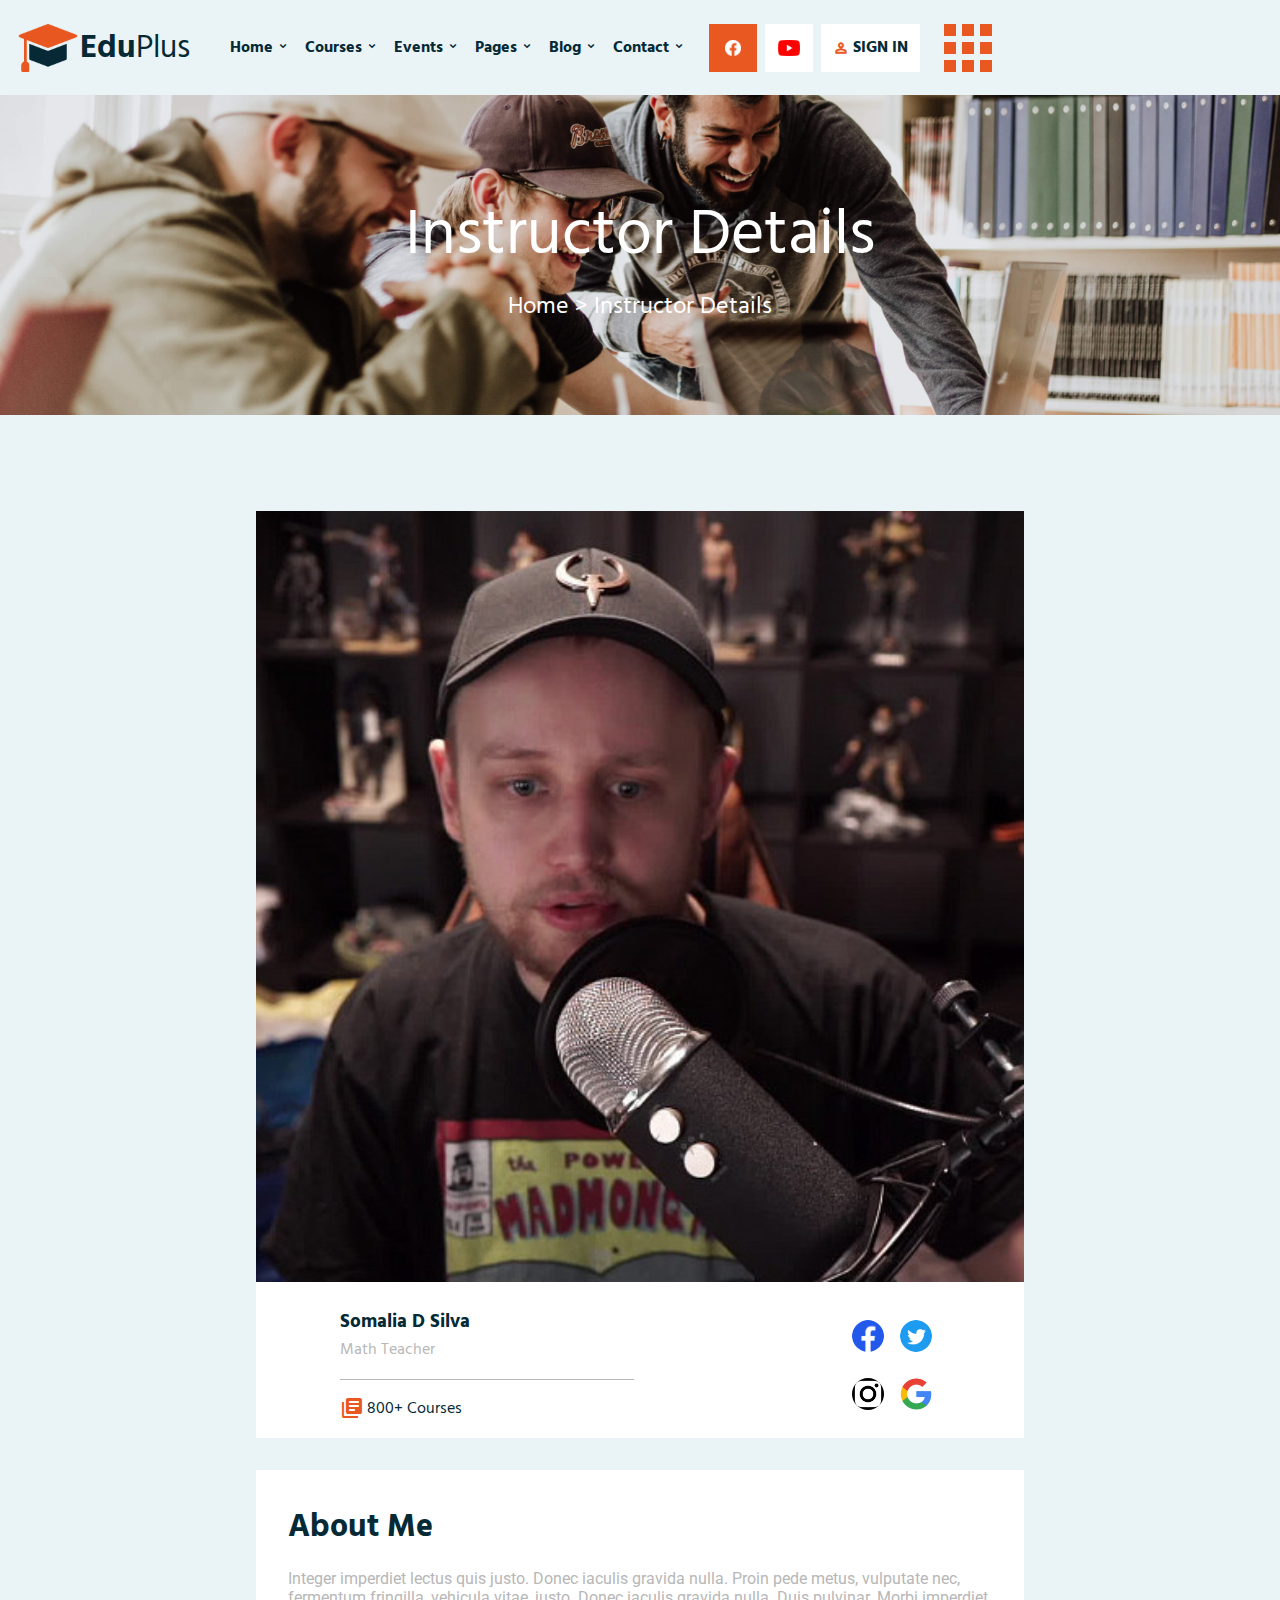
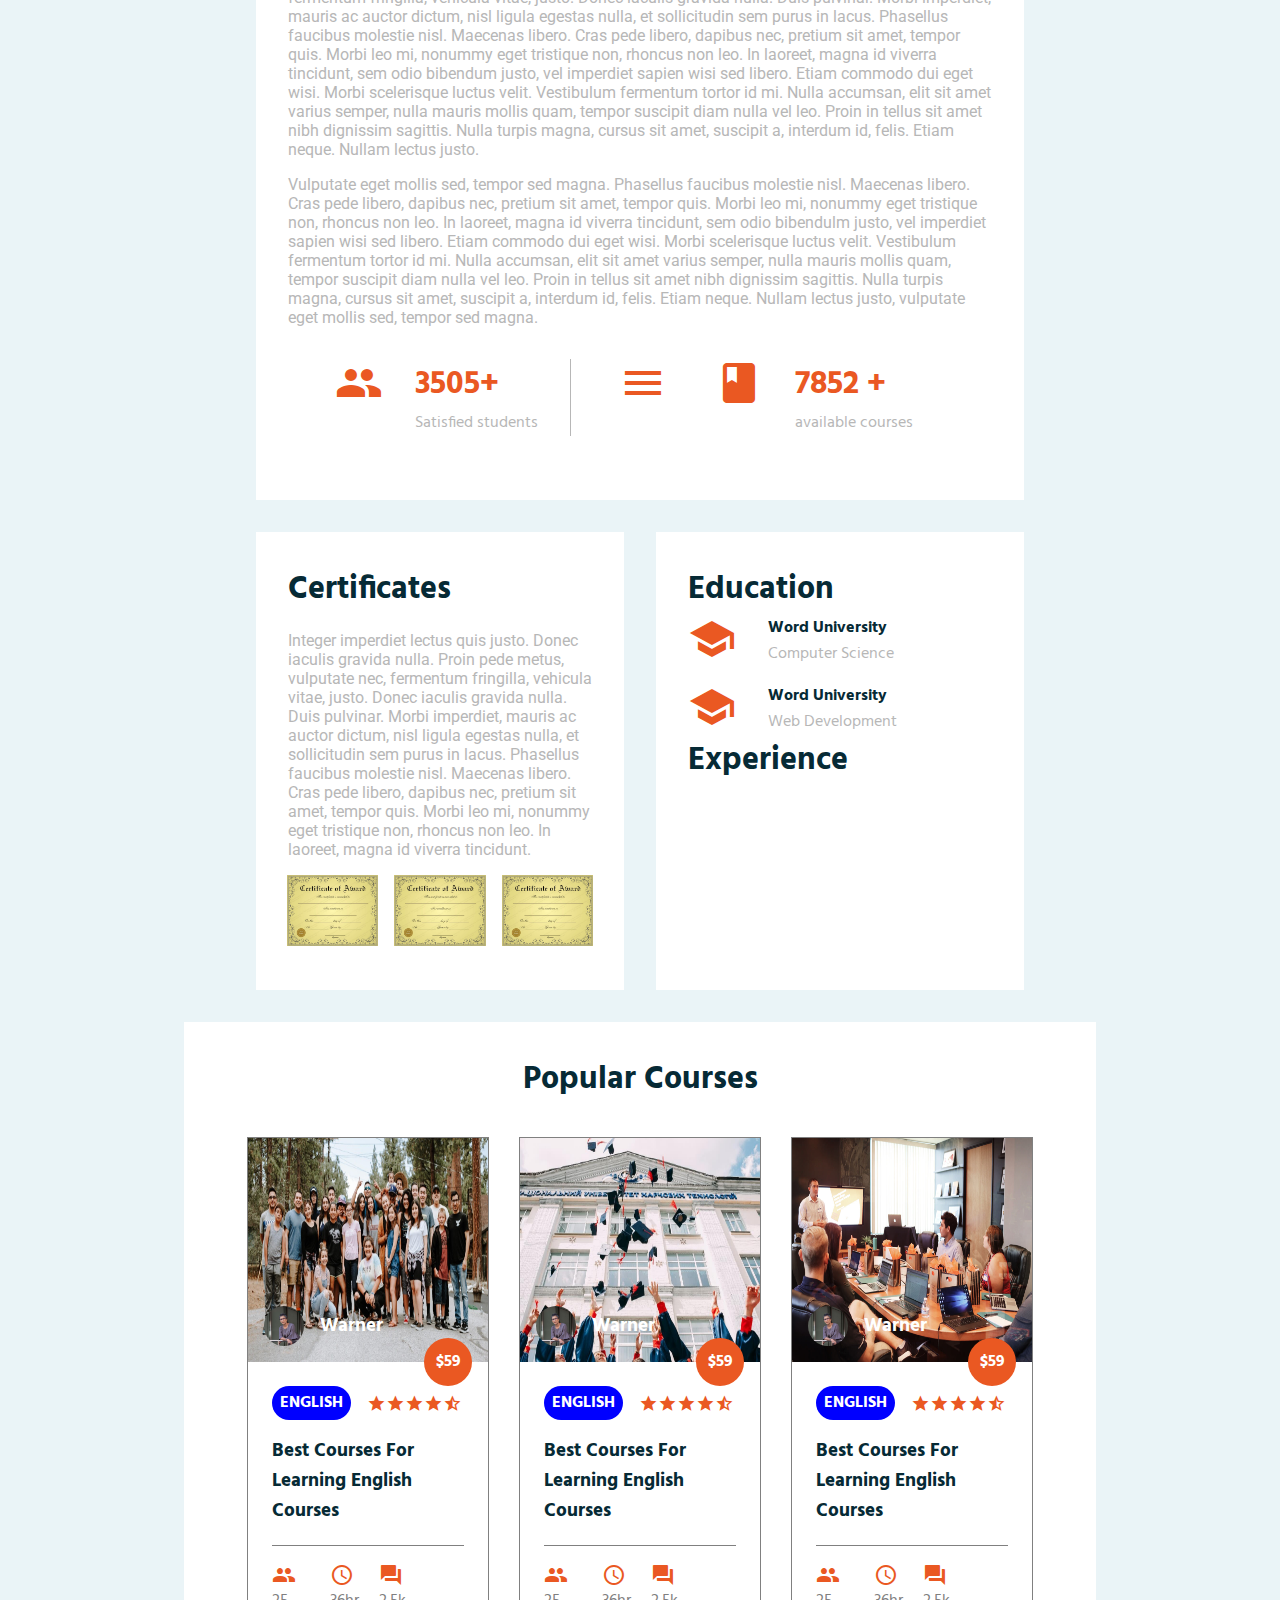
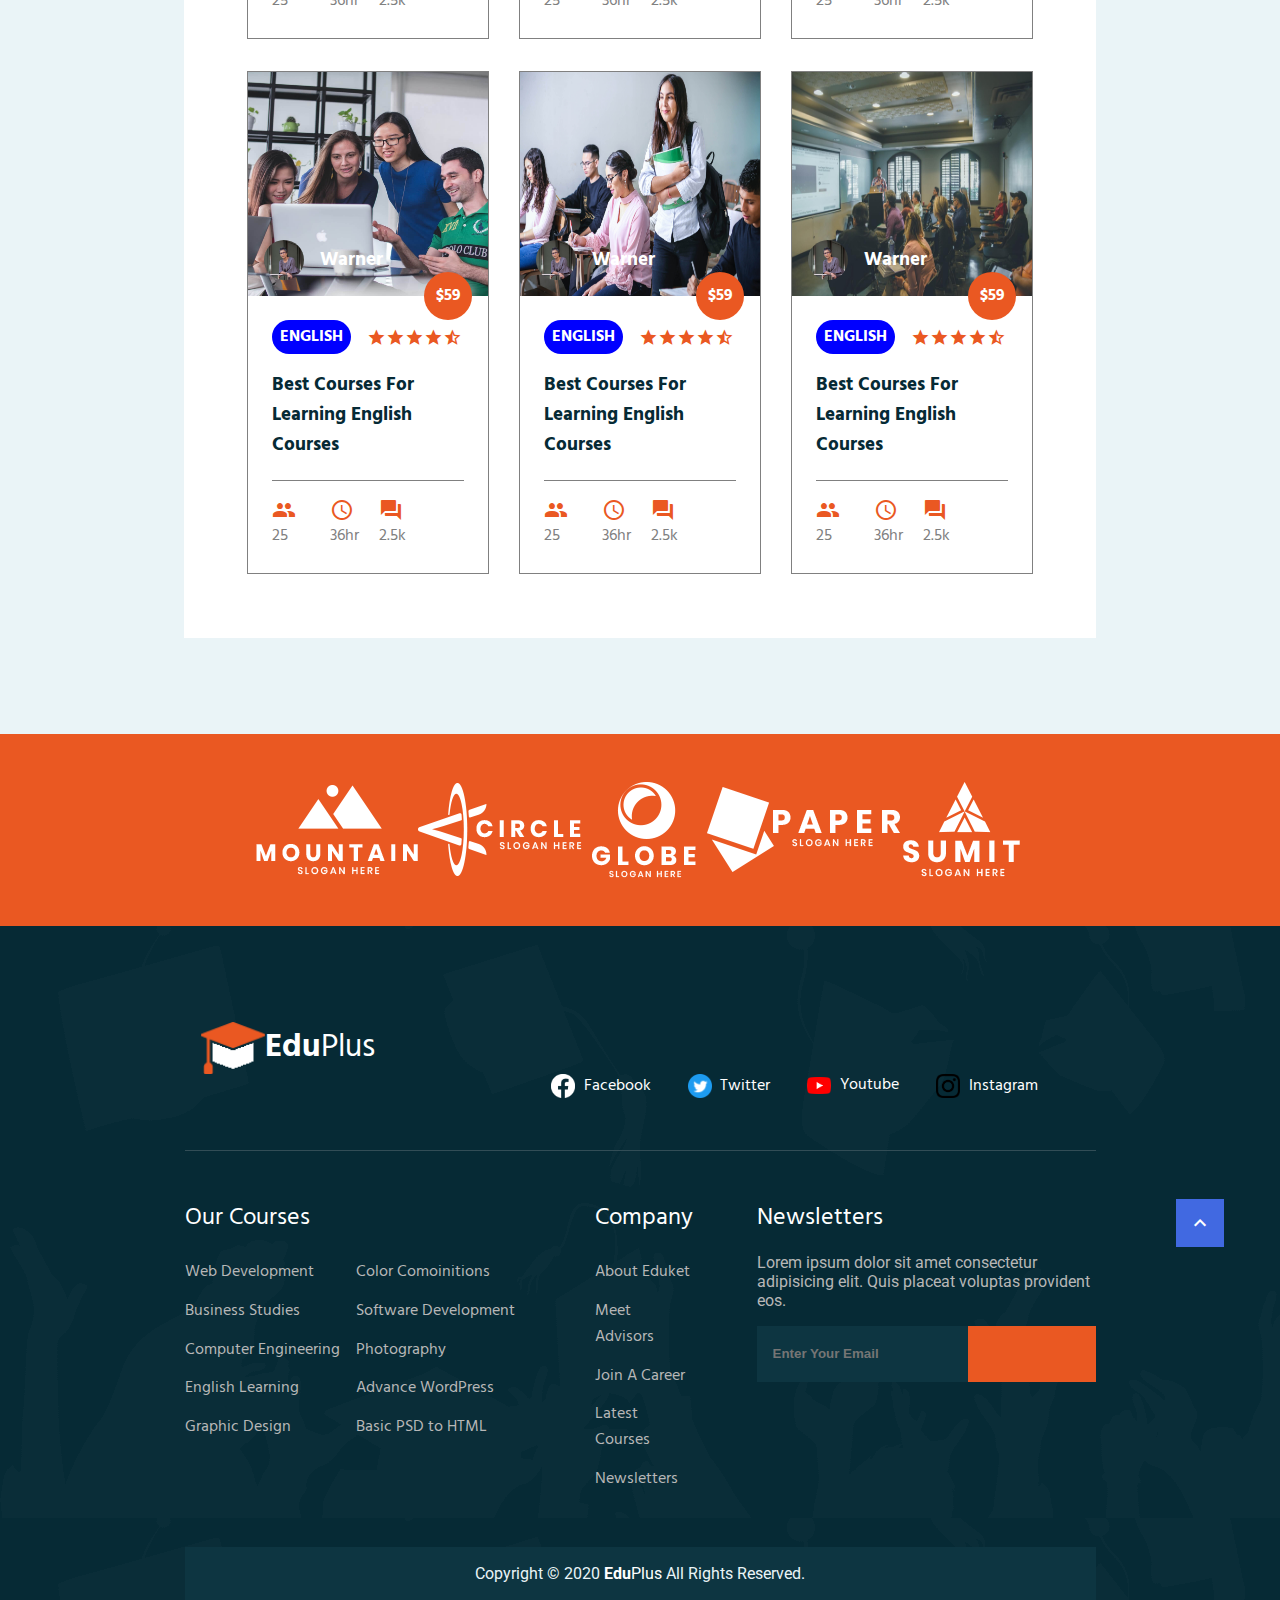
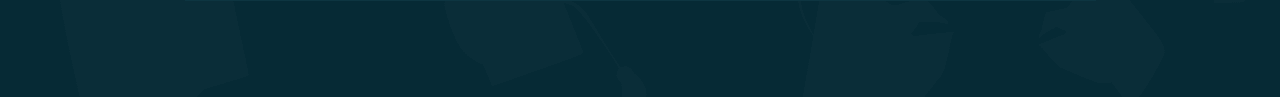
<file: instructor-detail.html>
<!DOCTYPE html>
<html lang="en">

<head>
    <meta charset="utf-8">
    <meta name="description" content="Welcome to EduPlus">
    <meta name="keywords" content="online courses">
    <meta name="author" content="Marek Brodacký">
    <title>EduPlus</title>
    <link href="https://fonts.googleapis.com/icon?family=Material+Icons" rel="stylesheet" />
    <link rel="stylesheet" href="css/shared.css" />
    <link rel="stylesheet" href="css/instructor-details.css" />
</head>

<body>
    <header class="header-sub-page">
        <div class="nav-flex nav-flex--center">
            <a href="index.html" class="nav-logo">
                <img class="logo__img" src="icons/EduLogo.png" alt="logo" />
                <span class="logo__text">
                    <span class="logo-edu">Edu</span>Plus
                </span>
            </a>
            <nav>
                <ul class="nav__ul">
                    <li class="nav__main-li">
                        <a href="index.html">
                            Home<span class="material-icons">expand_more</span></a>
                        <ul class="nav__ul__drop">
                            <li class="nav__li__drop"><a href="index.html#course_categories">Course Categories</a></li>
                            <li class="nav__li__drop"><a href="index.html#available_courses">Available Courses</a></li>
                            <li class="nav__li__drop"><a href="index.html#campus_gallery">Campus Gallery</a></li>
                            <li class="nav__li__drop">
                                <a href="index.html#expert_instructors">Expert Instructors</a>
                            </li>
                            <li class="nav__li__drop"><a href="index.html#upcoming_events">Upcoming Events</a></li>
                            <li class="nav__li__drop"><a href="index.html#students_say">Student's Feedback</a></li>
                            <li class="nav__li__drop"><a href="index.html#become_an_instructor">Become an Instructor</a>
                            </li>
                            <li class="nav__li__drop">
                                <a href="index.html#lastest_news">Lastest News & Blog</a>
                            </li>
                        </ul>
                    </li>
                    <li class="nav__main-li"><a href="our-dourses.html">
                            Courses<span class="material-icons">expand_more</span></a>
                        <ul class="nav__ul__drop">
                            <li class="nav__li__drop"><a href="index.html#course_categories">Course Categories</a></li>
                            <li class="nav__li__drop"><a href="our-dourses.html">Course List</a></li>
                            <li class="nav__li__drop"><a href="courses-detail.html">Course Details</a></li>
                        </ul>
                    </li>
                    <li class="nav__main-li">
                        <a href="index.html#upcoming_events">
                            Events<span class="material-icons">expand_more</span></a>
                        <ul class="nav__ul__drop">
                            <li class="nav__li__drop"><a href="index.html#upcoming_events">Upcoming Events</a></li>
                            <li class="nav__li__drop"><a href="events-detail.html">Events Detail</a></li>
                        </ul>
                    </li>
                    <li class="nav__main-li"><a href="FAQ.html">
                            Pages<span class="material-icons">expand_more</span></a>
                        <ul class="nav__ul__drop">
                            <li class="nav__li__drop">
                                <a href="about-us.html">About Us</a>
                            </li>
                            <li class="nav__li__drop"><a href="FAQ.html">FAQ</a></li>
                        </ul>
                    </li>
                    <li class="nav__main-li">
                        <a href="blog-standard.html">
                            Blog<span class="material-icons">expand_more</span></a>
                        <ul class="nav__ul__drop">
                            <li class="nav__li__drop"><a href="blog-standard.html">Blog Grid</a></li>
                            <li class="nav__li__drop"><a href="blog-details.html">Blog Details</a></li>
                        </ul>
                    </li>
                    <li class="nav__main-li">
                        <a href="contact-us.html">
                            Contact<span class="material-icons">expand_more</span></a>
                        <ul class="nav__ul__drop">
                            <li class="nav__li__drop">
                                <a href="contact-us.html">Contact</a>
                            </li>
                            <li class="nav__li__drop"><a href="about-us.html">About Us</a></li>
                        </ul>
                    </li>
                </ul>
            </nav>

            <div class="header-socials">
                <a href="https://www.facebook.com/" class="header-socials__button header-socials__button--colored"><img class="social-button__img" src="icons/facebook_logo.png" alt="Facebook" /></a>
                <a href="https://www.youtube.com/" class="header-socials__button"><img class="social-button__img" src="icons/youtube_logo.png" alt="YouTube" /></a>
                <a href="" class="header-socials__button header-socials__button--signin"><span
                        class="material-icons">perm_identity</span>SIGN IN</a>
                <a href="" class="header-socials__apps"><img class="header-socials__apps__img" src="icons/apps.png" alt="Burger menu"></a>
            </div>
        </div>
    </header>

    <main>
        <div class="page-title">
            <h1 class="page-title__header">Instructor Details</h1>
            <h2 class="page-title__location">Home > Instructor Details</h2>
        </div>

        <div class="color-2">
            <div class="instructor-details main-grid">
                <div class="instructor-details__content">
                    <div class="instructor-details__profile">
                        <div class="instructors__instructor">
                            <img class="instructor__image" src="img/teacher(6).jpg" alt="">
                            <div class="instructor__description">
                                <div class="instructor__informations">
                                    <h3 class="instructor__name">Somalia D Silva</h3>
                                    <h3 class="instructor__type">Math Teacher</h3>
                                    <h3 class="instructor__courses">
                                        <span class="material-icons">library_books</span><span class="">800+
                                            Courses</span>
                                    </h3>
                                </div>
                                <div class="get-in-touch__icons">
                                    <img class="get-in-touch__icon" src="icons/facebook_logo_blue.png" alt="facebook logo">
                                    <img class="get-in-touch__icon" src="icons/twitter_logo.png" alt="twitter logo">
                                    <img class="get-in-touch__icon" src="icons/instagram_logo.png" alt="instagram logo">
                                    <img class="get-in-touch__icon" src="icons/google.png" alt="google logo">
                                </div>
                            </div>
                        </div>
                    </div>
                    <div class="instructor-details__about">
                        <h3 class="instructor-details__about__header">About Me</h3>
                        <p class="instructor-details__about__paragraph">Integer imperdiet lectus quis justo. Donec iaculis gravida nulla. Proin pede metus, vulputate nec, fermentum fringilla, vehicula vitae, justo. Donec iaculis gravida nulla. Duis pulvinar. Morbi imperdiet, mauris ac auctor dictum,
                            nisl ligula egestas nulla, et sollicitudin sem purus in lacus. Phasellus faucibus molestie nisl. Maecenas libero. Cras pede libero, dapibus nec, pretium sit amet, tempor quis. Morbi leo mi, nonummy eget tristique non, rhoncus
                            non leo. In laoreet, magna id viverra tincidunt, sem odio bibendum justo, vel imperdiet sapien wisi sed libero. Etiam commodo dui eget wisi. Morbi scelerisque luctus velit. Vestibulum fermentum tortor id mi. Nulla accumsan,
                            elit sit amet varius semper, nulla mauris mollis quam, tempor suscipit diam nulla vel leo. Proin in tellus sit amet nibh dignissim sagittis. Nulla turpis magna, cursus sit amet, suscipit a, interdum id, felis. Etiam neque.
                            Nullam lectus justo.</p>
                        <p class="instructor-details__about__paragraph">Vulputate eget mollis sed, tempor sed magna. Phasellus faucibus molestie nisl. Maecenas libero. Cras pede libero, dapibus nec, pretium sit amet, tempor quis. Morbi leo mi, nonummy eget tristique non, rhoncus non leo. In laoreet,
                            magna id viverra tincidunt, sem odio bibendulm justo, vel imperdiet sapien wisi sed libero. Etiam commodo dui eget wisi. Morbi scelerisque luctus velit. Vestibulum fermentum tortor id mi. Nulla accumsan, elit sit amet varius
                            semper, nulla mauris mollis quam, tempor suscipit diam nulla vel leo. Proin in tellus sit amet nibh dignissim sagittis. Nulla turpis magna, cursus sit amet, suscipit a, interdum id, felis. Etiam neque. Nullam lectus justo,
                            vulputate eget mollis sed, tempor sed magna.</p>
                        <div class="instructor-details__tip-box">
                            <div class="instructor-details__tip-box__tip">
                                <span class="material-icons">group</span>
                                <div>
                                    <h3 class="instructor-details__tip-box__tip__head">3505+</h3>
                                    <h3 class="instructor-details__tip-box__tip__desc">Satisfied students</h3>
                                </div>
                            </div>
                            <div class="instructor-details__tip-box__tip">
                                <span class="material-icons">menu_book</span>
                                <div>
                                    <h3 class="instructor-details__tip-box__tip__head">7852 +</h3>
                                    <h3 class="instructor-details__tip-box__tip__desc">available courses</h3>
                                </div>
                            </div>
                        </div>
                    </div>
                    <div class="instructor-details__certification">
                        <h3 class="instructor-details__certification__header">Certificates</h3>
                        <p class="instructor-details__certification__paragraph">Integer imperdiet lectus quis justo. Donec iaculis gravida nulla. Proin pede metus, vulputate nec, fermentum fringilla, vehicula vitae, justo. Donec iaculis gravida nulla. Duis pulvinar. Morbi imperdiet, mauris ac auctor dictum,
                            nisl ligula egestas nulla, et sollicitudin sem purus in lacus. Phasellus faucibus molestie nisl. Maecenas libero. Cras pede libero, dapibus nec, pretium sit amet, tempor quis. Morbi leo mi, nonummy eget tristique non, rhoncus
                            non leo. In laoreet, magna id viverra tincidunt.</p>
                        <div class="instructor-details__certification__list">
                            <img class="instructor-details__certification__certificate" src="img/certificate.jpg" alt="certificate">
                            <img class="instructor-details__certification__certificate" src="img/certificate.jpg" alt="certificate">
                            <img class="instructor-details__certification__certificate" src="img/certificate.jpg" alt="certificate">
                        </div>
                    </div>
                    <div class="instructor-details__education-experience">
                        <h3 class="instructor-details__education-experience__header">Education</h3>
                        <div class="instructor-details__education__tip-box">
                            <div class="instructor-details__education__tip-box__tip">
                                <span class="material-icons">school</span>
                                <div>
                                    <h4 class="tip-box__tip__head">Word University</h4>
                                    <h4 class="tip-box__tip__desc">Computer Science</h4>
                                </div>
                            </div>
                            <div class="instructor-details__education__tip-box__tip">
                                <span class="material-icons">school</span>
                                <div>
                                    <h4 class="tip-box__tip__head">Word University</h4>
                                    <h4 class="tip-box__tip__desc">Web Development</h4>
                                </div>
                            </div>
                        </div>

                        <h3 class="instructor-details__education-experience__header">Experience</h3>
                        <div class="instructor-details__education__tip-box">
                            <div class="instructor-details__education__tip-box__tip">
                                <span class="material-icons">architecture</span>
                                <div>
                                    <h4 class="tip-box__tip__head">Graphic Designer</h4>
                                    <h4 class="tip-box__tip__desc">Balance.net</h4>
                                </div>
                            </div>
                            <div class="instructor-details__education__tip-box__tip">
                                <span class="material-icons">architecture</span>
                                <div>
                                    <h4 class="tip-box__tip__head">Web Developer</h4>
                                    <h4 class="tip-box__tip__desc">Themeforest.net</h4>
                                </div>
                            </div>
                        </div>
                    </div>
                </div>
            </div>

            <div class="available-courses main-grid">
                <h3 class="available-courses__header">Popular Courses</h3>
                <div class="available-courses-grid">
                    <section class="available-course">
                        <div class="available-course__image-part">
                            <img class="a-c__image-part__bg-image" src="img/group.jpg" alt="Teacher Picture" />
                            <div class="a-c__image-part__content">
                                <div class="a-c__image-part__content__user">
                                    <img src="img/teacher(2).jpg" alt="Teacher picture">
                                    <h3>Warner</h3>
                                </div>
                                <h3 class="a-c__image-part__content__price">$59</h3>
                            </div>
                        </div>
                        <div class="available-course__content">
                            <div class="a-c__content__special">
                                <h3 class="tag">ENGLISH</h3>
                                <div class="stars">
                                    <span class="material-icons">star</span>
                                    <span class="material-icons">star</span>
                                    <span class="material-icons">star</span>
                                    <span class="material-icons">star</span>
                                    <span class="material-icons">star_half</span>
                                </div>
                            </div>
                            <h3 class="a-c__content__heading">Best Courses For Learning English Courses</h3>
                            <ul class="a-c__content_info">
                                <li><span class="material-icons">groups</span>25</li>
                                <li><span class="material-icons">query_builder</span>36hr</li>
                                <li><span class="material-icons">question_answer</span>2.5k</li>
                            </ul>
                        </div>
                    </section>
                    <section class="available-course">
                        <div class="available-course__image-part">
                            <img class="a-c__image-part__bg-image" src="img/graduation.jpg" alt="Teacher Picture" />
                            <div class="a-c__image-part__content">
                                <div class="a-c__image-part__content__user">
                                    <img src="img/teacher(2).jpg" alt="Teacher picture">
                                    <h3>Warner</h3>
                                </div>
                                <h3 class="a-c__image-part__content__price">$59</h3>
                            </div>
                        </div>
                        <div class="available-course__content">
                            <div class="a-c__content__special">
                                <h3 class="tag">ENGLISH</h3>
                                <div class="stars">
                                    <span class="material-icons">star</span>
                                    <span class="material-icons">star</span>
                                    <span class="material-icons">star</span>
                                    <span class="material-icons">star</span>
                                    <span class="material-icons">star_half</span>
                                </div>
                            </div>
                            <h3 class="a-c__content__heading">Best Courses For Learning English Courses</h3>
                            <ul class="a-c__content_info">
                                <li><span class="material-icons">groups</span>25</li>
                                <li><span class="material-icons">query_builder</span>36hr</li>
                                <li><span class="material-icons">question_answer</span>2.5k</li>
                            </ul>
                        </div>
                    </section>
                    <section class="available-course">
                        <div class="available-course__image-part">
                            <img class="a-c__image-part__bg-image" src="img/marketing.jpg" alt="Teacher Picture" />
                            <div class="a-c__image-part__content">
                                <div class="a-c__image-part__content__user">
                                    <img src="img/teacher(2).jpg" alt="Teacher picture">
                                    <h3>Warner</h3>
                                </div>
                                <h3 class="a-c__image-part__content__price">$59</h3>
                            </div>
                        </div>
                        <div class="available-course__content">
                            <div class="a-c__content__special">
                                <h3 class="tag">ENGLISH</h3>
                                <div class="stars">
                                    <span class="material-icons">star</span>
                                    <span class="material-icons">star</span>
                                    <span class="material-icons">star</span>
                                    <span class="material-icons">star</span>
                                    <span class="material-icons">star_half</span>
                                </div>
                            </div>
                            <h3 class="a-c__content__heading">Best Courses For Learning English Courses</h3>
                            <ul class="a-c__content_info">
                                <li><span class="material-icons">groups</span>25</li>
                                <li><span class="material-icons">query_builder</span>36hr</li>
                                <li><span class="material-icons">question_answer</span>2.5k</li>
                            </ul>
                        </div>
                    </section>
                    <section class="available-course">
                        <div class="available-course__image-part">
                            <img class="a-c__image-part__bg-image" src="img/teachers-meeting.jpg" alt="Teacher Picture" />
                            <div class="a-c__image-part__content">
                                <div class="a-c__image-part__content__user">
                                    <img src="img/teacher(2).jpg" alt="Teacher picture">
                                    <h3>Warner</h3>
                                </div>
                                <h3 class="a-c__image-part__content__price">$59</h3>
                            </div>
                        </div>
                        <div class="available-course__content">
                            <div class="a-c__content__special">
                                <h3 class="tag">ENGLISH</h3>
                                <div class="stars">
                                    <span class="material-icons">star</span>
                                    <span class="material-icons">star</span>
                                    <span class="material-icons">star</span>
                                    <span class="material-icons">star</span>
                                    <span class="material-icons">star_half</span>
                                </div>
                            </div>
                            <h3 class="a-c__content__heading">Best Courses For Learning English Courses</h3>
                            <ul class="a-c__content_info">
                                <li><span class="material-icons">groups</span>25</li>
                                <li><span class="material-icons">query_builder</span>36hr</li>
                                <li><span class="material-icons">question_answer</span>2.5k</li>
                            </ul>
                        </div>
                    </section>
                    <section class="available-course">
                        <div class="available-course__image-part">
                            <img class="a-c__image-part__bg-image" src="img/classroom(1).jpg" alt="Teacher Picture" />
                            <div class="a-c__image-part__content">
                                <div class="a-c__image-part__content__user">
                                    <img src="img/teacher(2).jpg" alt="Teacher picture">
                                    <h3>Warner</h3>
                                </div>
                                <h3 class="a-c__image-part__content__price">$59</h3>
                            </div>
                        </div>
                        <div class="available-course__content">
                            <div class="a-c__content__special">
                                <h3 class="tag">ENGLISH</h3>
                                <div class="stars">
                                    <span class="material-icons">star</span>
                                    <span class="material-icons">star</span>
                                    <span class="material-icons">star</span>
                                    <span class="material-icons">star</span>
                                    <span class="material-icons">star_half</span>
                                </div>
                            </div>
                            <h3 class="a-c__content__heading">Best Courses For Learning English Courses</h3>
                            <ul class="a-c__content_info">
                                <li><span class="material-icons">groups</span>25</li>
                                <li><span class="material-icons">query_builder</span>36hr</li>
                                <li><span class="material-icons">question_answer</span>2.5k</li>
                            </ul>
                        </div>
                    </section>
                    <section class="available-course">
                        <div class="available-course__image-part">
                            <img class="a-c__image-part__bg-image" src="img/classroom(2).jpg" alt="Teacher Picture" />
                            <div class="a-c__image-part__content">
                                <div class="a-c__image-part__content__user">
                                    <img src="img/teacher(2).jpg" alt="Teacher picture">
                                    <h3>Warner</h3>
                                </div>
                                <h3 class="a-c__image-part__content__price">$59</h3>
                            </div>
                        </div>
                        <div class="available-course__content">
                            <div class="a-c__content__special">
                                <h3 class="tag">ENGLISH</h3>
                                <div class="stars">
                                    <span class="material-icons">star</span>
                                    <span class="material-icons">star</span>
                                    <span class="material-icons">star</span>
                                    <span class="material-icons">star</span>
                                    <span class="material-icons">star_half</span>
                                </div>
                            </div>
                            <h3 class="a-c__content__heading">Best Courses For Learning English Courses</h3>
                            <ul class="a-c__content_info">
                                <li><span class="material-icons">groups</span>25</li>
                                <li><span class="material-icons">query_builder</span>36hr</li>
                                <li><span class="material-icons">question_answer</span>2.5k</li>
                            </ul>
                        </div>
                    </section>
                </div>
            </div>
        </div>


        <div class="companies main-grid">
            <div class="companies__list">
                <img src="icons/mountain_slogan_here.png" alt="Mountain Slogan Here" />
                <img src="icons/circle_slogan_here.png" alt="Circle Slogan Here" />
                <img src="icons/globe_slogan_here.png" alt="Globe Slogan Here" />
                <img src="icons/paper_slogan_here.png" alt="Paper Slogan Here" />
                <img src="icons/sumit_slogan_here.png" alt="Sumit Slogan Here" />
            </div>
        </div>
    </main>
    <footer class="main-grid footer">
        <div class="main-grid__content">
            <div class="footer-top-part">
                <a href="#Home" class="nav-logo">
                    <img class="logo__img" src="icons/EduLogoWhite.png" alt="logo" />
                    <span class="logo__text">
                        <span class="logo-edu">Edu</span>Plus
                    </span>
                </a>
                <div class="footer-socials-container">
                    <a class="footer-social" href="https://www.facebook.com/"><img src="icons/facebook_logo.png" alt="Facebook" /> Facebook
                    </a>
                    <a class="footer-social" href="https://www.youtube.com/"><img src="icons/twitter_logo.png" alt="YouTube" /> Twitter</a>
                    <a class="footer-social" href="https://www.youtube.com/"><img src="icons/youtube_logo.png" alt="YouTube" /> Youtube</a>
                    <a class="footer-social" href="https://www.youtube.com/"><img src="icons/instagram_logo.png" alt="YouTube" /> Instagram
                    </a>
                </div>
            </div>
            <div class="footer-bottom-part">
                <button class="main-button nav-to-top" onclick='window.scrollTo({top: 0, behavior: "smooth"});'>
                    <span class="material-icons">expand_less</span>
                </button>
                <div class="footer-categories">
                    <h2>Our Courses</h2>
                    <div class="footer-categories__ul">
                        <div class="footer-categories__part">
                            <div class="footer-categories__part__li">Web Development</div>
                            <div class="footer-categories__part__li">Business Studies</div>
                            <div class="footer-categories__part__li">Computer Engineering</div>
                            <div class="footer-categories__part__li">English Learning</div>
                            <div class="footer-categories__part__li">Graphic Design</div>
                        </div>
                        <div class="footer-categories__part">
                            <div class="footer-categories__part__li">Color Comoinitions</div>
                            <div class="footer-categories__part__li">Software Development</div>
                            <div class="footer-categories__part__li">Photography</div>
                            <div class="footer-categories__part__li">Advance WordPress</div>
                            <div class="footer-categories__part__li">Basic PSD to HTML</div>
                        </div>
                    </div>
                </div>
                <div class="footer-company">
                    <h2>Company</h2>
                    <div class="footer-company__ul">
                        <div class="footer-company__part">
                            <div class="footer-company__part_li">About Eduket</div>
                            <div class="footer-company__part_li">Meet Advisors</div>
                            <div class="footer-company__part_li">Join A Career</div>
                            <div class="footer-company__part_li">Latest Courses</div>
                            <div class="footer-company__part_li">Newsletters</div>
                        </div>
                    </div>
                </div>
                <div class="footer-newsletters">
                    <h2>Newsletters</h2>
                    <p>
                        Lorem ipsum dolor sit amet consectetur adipisicing elit. Quis placeat voluptas provident eos.
                    </p>
                    <div>
                        <input type="text" placeholder="Enter Your Email" />
                        <button class="main-button"><span class="material-icons">east</span></button>
                    </div>
                </div>
            </div>
            <div class="footer-copyright">
                <p>Copyright &copy; 2020 <span class="logo--footer"><span class="logo-edu">Edu</span>Plus</span> All Rights Reserved.</p>
            </div>
        </div>
    </footer>
</body>

</html>
</file>
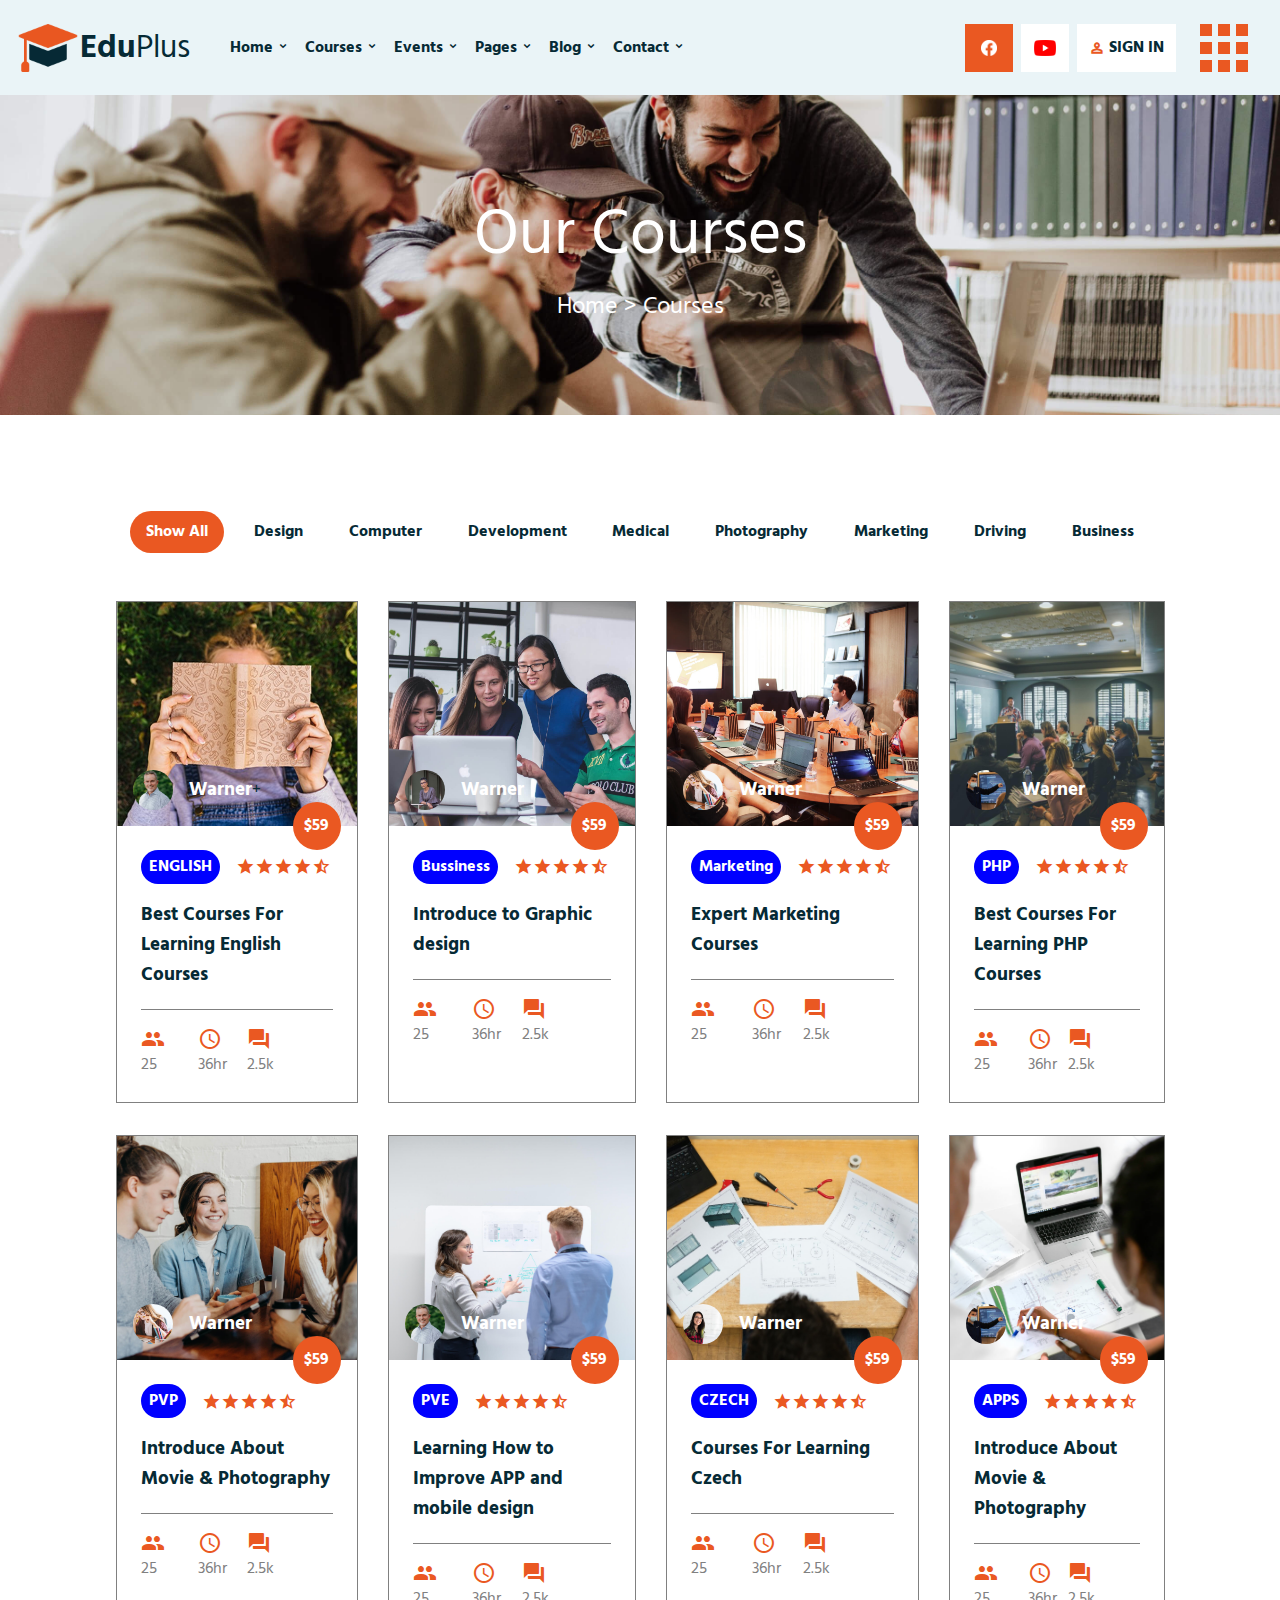
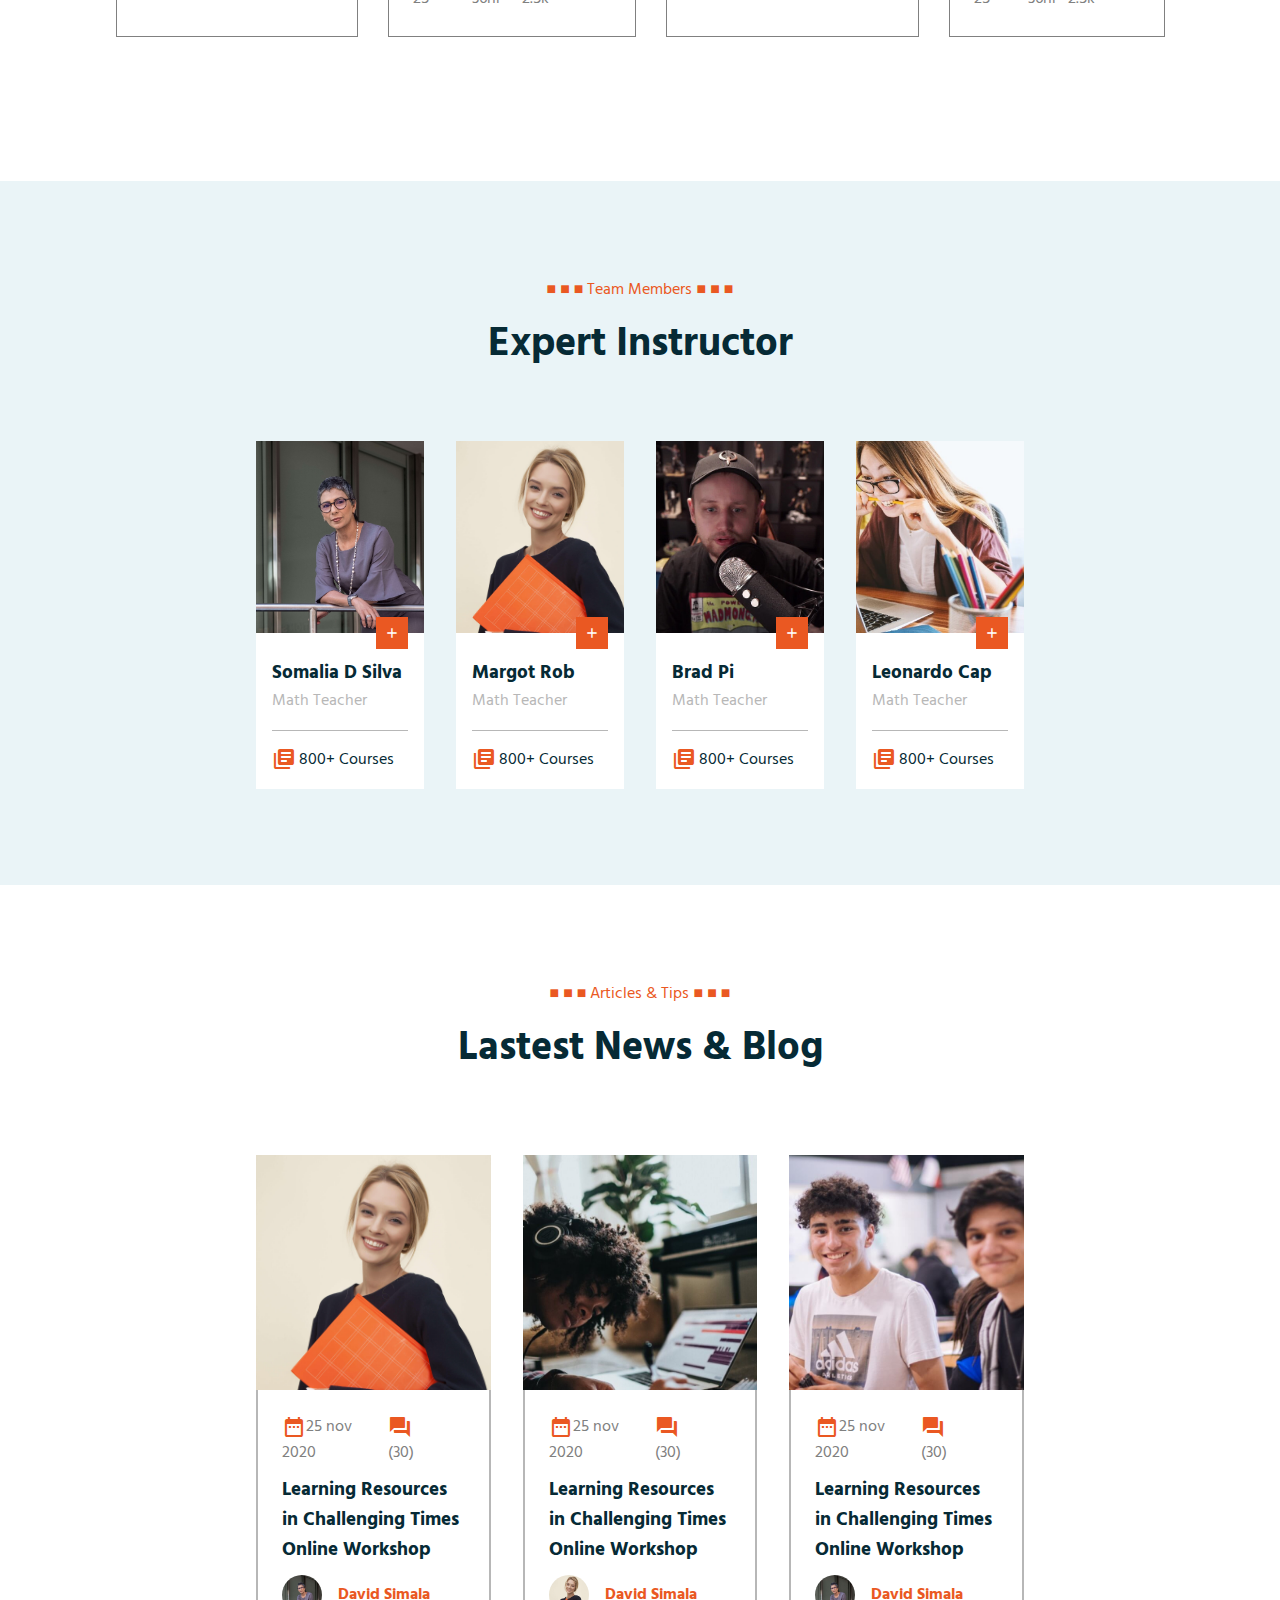
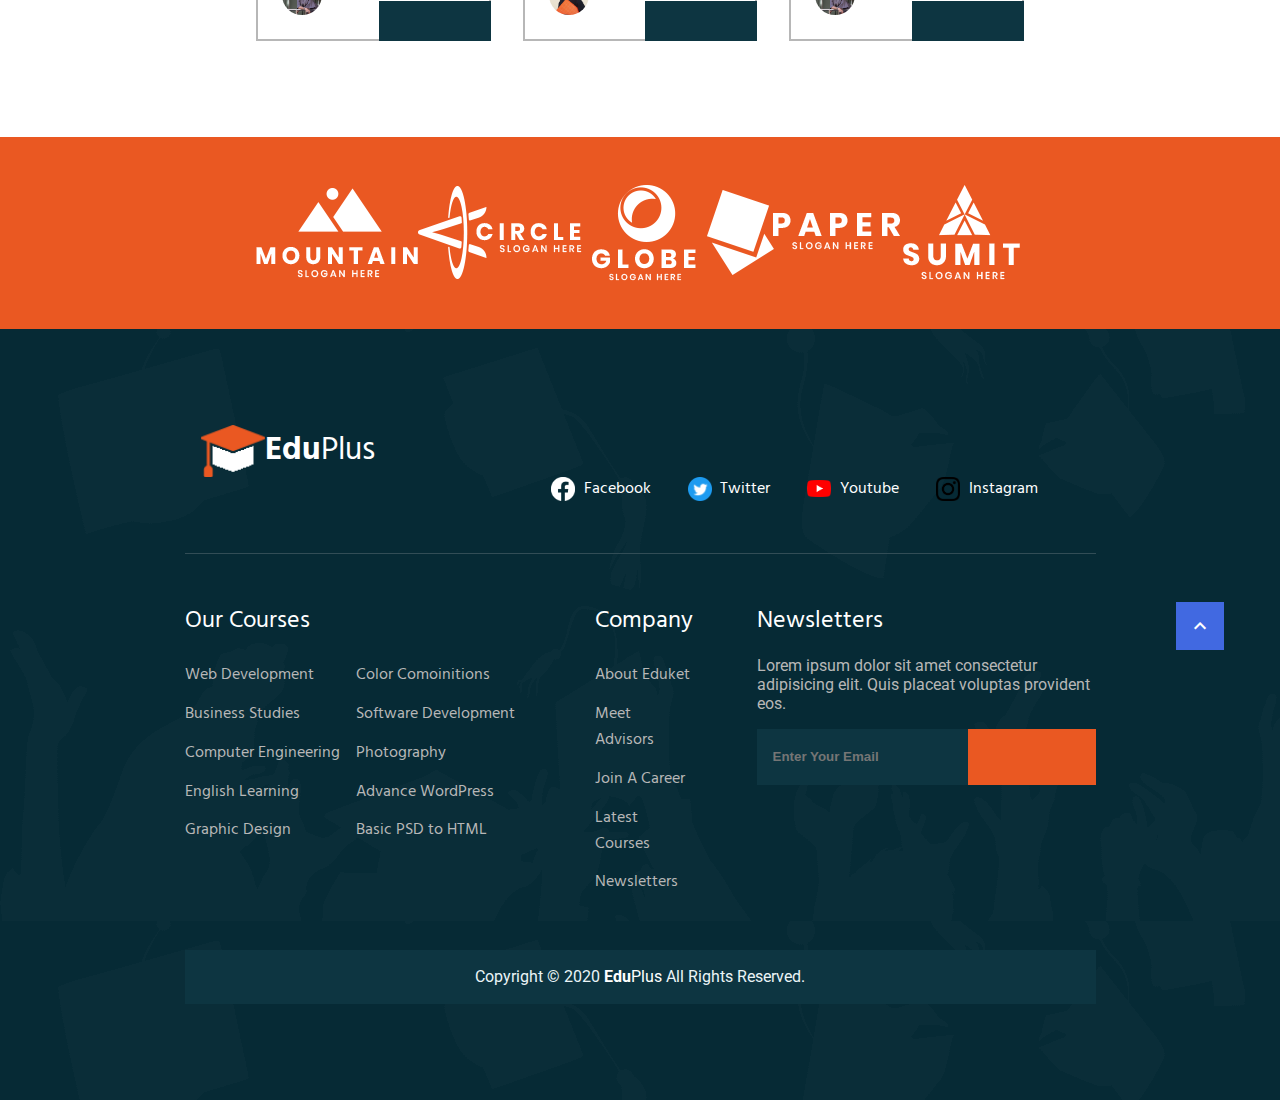
<file: our-dourses.html>
<!DOCTYPE html>
<html lang="en">

<head>
    <meta charset="utf-8">
    <meta name="description" content="Welcome to EduPlus">
    <meta name="keywords" content="online courses">
    <meta name="author" content="Marek Brodacký">
    <title>EduPlus</title>
    <link href="https://fonts.googleapis.com/icon?family=Material+Icons" rel="stylesheet" />
    <link rel="stylesheet" href="css/shared.css" />
    <link rel="stylesheet" href="css/our-courses.css" />
</head>

<body>
    <header class="header-sub-page">
        <div class="nav-flex nav-flex--center">
            <a href="index.html" class="nav-logo">
                <img class="logo__img" src="icons/EduLogo.png" alt="logo" />
                <span class="logo__text">
                    <span class="logo-edu">Edu</span>Plus
                </span>
            </a>
            <nav>
                <ul class="nav__ul">
                    <li class="nav__main-li">
                        <a href="index.html">
                            Home<span class="material-icons">expand_more</span></a>
                        <ul class="nav__ul__drop">
                            <li class="nav__li__drop"><a href="index.html#course_categories">Course Categories</a></li>
                            <li class="nav__li__drop"><a href="index.html#available_courses">Available Courses</a></li>
                            <li class="nav__li__drop"><a href="index.html#campus_gallery">Campus Gallery</a></li>
                            <li class="nav__li__drop">
                                <a href="index.html#expert_instructors">Expert Instructors</a>
                            </li>
                            <li class="nav__li__drop"><a href="index.html#upcoming_events">Upcoming Events</a></li>
                            <li class="nav__li__drop"><a href="index.html#students_say">Student's Feedback</a></li>
                            <li class="nav__li__drop"><a href="index.html#become_an_instructor">Become an Instructor</a>
                            </li>
                            <li class="nav__li__drop">
                                <a href="index.html#lastest_news">Lastest News & Blog</a>
                            </li>
                        </ul>
                    </li>
                    <li class="nav__main-li"><a href="our-dourses.html">
                            Courses<span class="material-icons">expand_more</span></a>
                        <ul class="nav__ul__drop">
                            <li class="nav__li__drop"><a href="index.html#course_categories">Course Categories</a></li>
                            <li class="nav__li__drop"><a href="our-dourses.html">Course List</a></li>
                            <li class="nav__li__drop"><a href="courses-detail.html">Course Details</a></li>
                        </ul>
                    </li>
                    <li class="nav__main-li">
                        <a href="index.html#upcoming_events">
                            Events<span class="material-icons">expand_more</span></a>
                        <ul class="nav__ul__drop">
                            <li class="nav__li__drop"><a href="index.html#upcoming_events">Upcoming Events</a></li>
                            <li class="nav__li__drop"><a href="events-detail.html">Events Detail</a></li>
                        </ul>
                    </li>
                    <li class="nav__main-li"><a href="FAQ.html">
                            Pages<span class="material-icons">expand_more</span></a>
                        <ul class="nav__ul__drop">
                            <li class="nav__li__drop">
                                <a href="about-us.html">About Us</a>
                            </li>
                            <li class="nav__li__drop"><a href="FAQ.html">FAQ</a></li>
                        </ul>
                    </li>
                    <li class="nav__main-li">
                        <a href="blog-standard.html">
                            Blog<span class="material-icons">expand_more</span></a>
                        <ul class="nav__ul__drop">
                            <li class="nav__li__drop"><a href="blog-standard.html">Blog Grid</a></li>
                            <li class="nav__li__drop"><a href="blog-details.html">Blog Details</a></li>
                        </ul>
                    </li>
                    <li class="nav__main-li">
                        <a href="contact-us.html">
                            Contact<span class="material-icons">expand_more</span></a>
                        <ul class="nav__ul__drop">
                            <li class="nav__li__drop">
                                <a href="contact-us.html">Contact</a>
                            </li>
                            <li class="nav__li__drop"><a href="about-us.html">About Us</a></li>
                        </ul>
                    </li>
                </ul>
            </nav>
        </div>
        <div class="header-socials">
            <a href="https://www.facebook.com/" class="header-socials__button header-socials__button--colored"><img class="social-button__img" src="icons/facebook_logo.png" alt="Facebook" /></a>
            <a href="https://www.youtube.com/" class="header-socials__button"><img class="social-button__img" src="icons/youtube_logo.png" alt="YouTube" /></a>
            <a href="" class="header-socials__button header-socials__button--signin"><span
                    class="material-icons">perm_identity</span>SIGN IN</a>
            <a href="" class="header-socials__apps"><img class="header-socials__apps__img" src="icons/apps.png" alt="Burger menu"></a>
        </div>
    </header>

    <main>
        <div class="page-title">
            <h1 class="page-title__header">Our Courses</h1>
            <h2 class="page-title__location">Home > Courses</h2>
        </div>

        <div class="available-courses main-grid">
            <ul class="available-courses__list">
                <li class="available-courses__list__item available-courses__list__item--active">Show All</li>
                <li class="available-courses__list__item">Design</li>
                <li class="available-courses__list__item">Computer</li>
                <li class="available-courses__list__item">Development</li>
                <li class="available-courses__list__item">Medical</li>
                <li class="available-courses__list__item">Photography</li>
                <li class="available-courses__list__item">Marketing</li>
                <li class="available-courses__list__item">Driving</li>
                <li class="available-courses__list__item">Business</li>
            </ul>
            <div class="available-courses-grid">
                <section class="available-course">
                    <div class="available-course__image-part">
                        <img class="a-c__image-part__bg-image" src="img/girl-with-book.jpg" alt="Background image" />
                        <div class="a-c__image-part__content">
                            <div class="a-c__image-part__content__user">
                                <img src="img/teacher(7).jpg" alt="teacher">
                                <h3>Warner</h3>+

                            </div>
                            <h3 class="a-c__image-part__content__price">$59</h3>
                        </div>
                    </div>
                    <div class="available-course__content">
                        <div class="a-c__content__special">
                            <h3 class="tag">ENGLISH</h3>
                            <div class="stars">
                                <span class="material-icons">star</span>
                                <span class="material-icons">star</span>
                                <span class="material-icons">star</span>
                                <span class="material-icons">star</span>
                                <span class="material-icons">star_half</span>
                            </div>
                        </div>
                        <h3 class="a-c__content__heading">Best Courses For Learning English Courses</h3>
                        <ul class="a-c__content_info">
                            <li><span class="material-icons">groups</span>25</li>
                            <li><span class="material-icons">query_builder</span>36hr</li>
                            <li><span class="material-icons">question_answer</span>2.5k</li>
                        </ul>
                    </div>
                </section>
                <section class="available-course">
                    <div class="available-course__image-part">
                        <img class="a-c__image-part__bg-image" src="img/teachers-meeting.jpg" alt="Background image" />
                        <div class="a-c__image-part__content">
                            <div class="a-c__image-part__content__user">
                                <img src="img/teacher(2).jpg" alt="Teacher">
                                <h3>Warner</h3>
                            </div>
                            <h3 class="a-c__image-part__content__price">$59</h3>
                        </div>
                    </div>
                    <div class="available-course__content">
                        <div class="a-c__content__special">
                            <h3 class="tag">Bussiness</h3>
                            <div class="stars">
                                <span class="material-icons">star</span>
                                <span class="material-icons">star</span>
                                <span class="material-icons">star</span>
                                <span class="material-icons">star</span>
                                <span class="material-icons">star_half</span>
                            </div>
                        </div>
                        <h3 class="a-c__content__heading">Introduce to Graphic design </h3>
                        <ul class="a-c__content_info">
                            <li><span class="material-icons">groups</span>25</li>
                            <li><span class="material-icons">query_builder</span>36hr</li>
                            <li><span class="material-icons">question_answer</span>2.5k</li>
                        </ul>
                    </div>
                </section>
                <section class="available-course">
                    <div class="available-course__image-part">
                        <img class="a-c__image-part__bg-image" src="img/marketing.jpg" alt="Background image" />
                        <div class="a-c__image-part__content">
                            <div class="a-c__image-part__content__user">
                                <img src="img/teacher(1).jpg" alt="Teacher">
                                <h3>Warner</h3>
                            </div>
                            <h3 class="a-c__image-part__content__price">$59</h3>
                        </div>
                    </div>
                    <div class="available-course__content">
                        <div class="a-c__content__special">
                            <h3 class="tag">Marketing</h3>
                            <div class="stars">
                                <span class="material-icons">star</span>
                                <span class="material-icons">star</span>
                                <span class="material-icons">star</span>
                                <span class="material-icons">star</span>
                                <span class="material-icons">star_half</span>
                            </div>
                        </div>
                        <h3 class="a-c__content__heading">Expert Marketing Courses</h3>
                        <ul class="a-c__content_info">
                            <li><span class="material-icons">groups</span>25</li>
                            <li><span class="material-icons">query_builder</span>36hr</li>
                            <li><span class="material-icons">question_answer</span>2.5k</li>
                        </ul>
                    </div>
                </section>
                <section class="available-course">
                    <div class="available-course__image-part">
                        <img class="a-c__image-part__bg-image" src="img/classroom(2).jpg" alt="Background image" />
                        <div class="a-c__image-part__content">
                            <div class="a-c__image-part__content__user">
                                <img src="img/teacher(3).jpg" alt="teacher">
                                <h3>Warner</h3>
                            </div>
                            <h3 class="a-c__image-part__content__price">$59</h3>
                        </div>
                    </div>
                    <div class="available-course__content">
                        <div class="a-c__content__special">
                            <h3 class="tag">PHP</h3>
                            <div class="stars">
                                <span class="material-icons">star</span>
                                <span class="material-icons">star</span>
                                <span class="material-icons">star</span>
                                <span class="material-icons">star</span>
                                <span class="material-icons">star_half</span>
                            </div>
                        </div>
                        <h3 class="a-c__content__heading">Best Courses For Learning PHP Courses</h3>
                        <ul class="a-c__content_info">
                            <li><span class="material-icons">groups</span>25</li>
                            <li><span class="material-icons">query_builder</span>36hr</li>
                            <li><span class="material-icons">question_answer</span>2.5k</li>
                        </ul>
                    </div>
                </section>
                <section class="available-course">
                    <div class="available-course__image-part">
                        <img class="a-c__image-part__bg-image" src="img/cafe.jpg" alt="Background image" />
                        <div class="a-c__image-part__content">
                            <div class="a-c__image-part__content__user">
                                <img src="img/teacher(1).jpg" alt="teacher">
                                <h3>Warner</h3>
                            </div>
                            <h3 class="a-c__image-part__content__price">$59</h3>
                        </div>
                    </div>
                    <div class="available-course__content">
                        <div class="a-c__content__special">
                            <h3 class="tag">PVP</h3>
                            <div class="stars">
                                <span class="material-icons">star</span>
                                <span class="material-icons">star</span>
                                <span class="material-icons">star</span>
                                <span class="material-icons">star</span>
                                <span class="material-icons">star_half</span>
                            </div>
                        </div>
                        <h3 class="a-c__content__heading">Introduce About Movie & Photography</h3>
                        <ul class="a-c__content_info">
                            <li><span class="material-icons">groups</span>25</li>
                            <li><span class="material-icons">query_builder</span>36hr</li>
                            <li><span class="material-icons">question_answer</span>2.5k</li>
                        </ul>
                    </div>
                </section>
                <section class="available-course">
                    <div class="available-course__image-part">
                        <img class="a-c__image-part__bg-image" src="img/engineering(3).jpg" alt="Background image" />
                        <div class="a-c__image-part__content">
                            <div class="a-c__image-part__content__user">
                                <img src="img/teacher(7).jpg" alt="teacher">
                                <h3>Warner</h3>
                            </div>
                            <h3 class="a-c__image-part__content__price">$59</h3>
                        </div>
                    </div>
                    <div class="available-course__content">
                        <div class="a-c__content__special">
                            <h3 class="tag">PVE</h3>
                            <div class="stars">
                                <span class="material-icons">star</span>
                                <span class="material-icons">star</span>
                                <span class="material-icons">star</span>
                                <span class="material-icons">star</span>
                                <span class="material-icons">star_half</span>
                            </div>
                        </div>
                        <h3 class="a-c__content__heading">Learning How to Improve APP and mobile design</h3>
                        <ul class="a-c__content_info">
                            <li><span class="material-icons">groups</span>25</li>
                            <li><span class="material-icons">query_builder</span>36hr</li>
                            <li><span class="material-icons">question_answer</span>2.5k</li>
                        </ul>
                    </div>
                </section>
                <section class="available-course">
                    <div class="available-course__image-part">
                        <img class="a-c__image-part__bg-image" src="img/engineering(2).jpg" alt="Background image" />
                        <div class="a-c__image-part__content">
                            <div class="a-c__image-part__content__user">
                                <img src="img/teacher(4).jpg" alt="teacher">
                                <h3>Warner</h3>
                            </div>
                            <h3 class="a-c__image-part__content__price">$59</h3>
                        </div>
                    </div>
                    <div class="available-course__content">
                        <div class="a-c__content__special">
                            <h3 class="tag">CZECH</h3>
                            <div class="stars">
                                <span class="material-icons">star</span>
                                <span class="material-icons">star</span>
                                <span class="material-icons">star</span>
                                <span class="material-icons">star</span>
                                <span class="material-icons">star_half</span>
                            </div>
                        </div>
                        <h3 class="a-c__content__heading">Courses For Learning Czech</h3>
                        <ul class="a-c__content_info">
                            <li><span class="material-icons">groups</span>25</li>
                            <li><span class="material-icons">query_builder</span>36hr</li>
                            <li><span class="material-icons">question_answer</span>2.5k</li>
                        </ul>
                    </div>
                </section>
                <section class="available-course">
                    <div class="available-course__image-part">
                        <img class="a-c__image-part__bg-image" src="img/engineering(1).jpg" alt="Background image" />
                        <div class="a-c__image-part__content">
                            <div class="a-c__image-part__content__user">
                                <img src="img/teacher(3).jpg" alt="Teacher">
                                <h3>Warner</h3>
                            </div>
                            <h3 class="a-c__image-part__content__price">$59</h3>
                        </div>
                    </div>
                    <div class="available-course__content">
                        <div class="a-c__content__special">
                            <h3 class="tag">APPS</h3>
                            <div class="stars">
                                <span class="material-icons">star</span>
                                <span class="material-icons">star</span>
                                <span class="material-icons">star</span>
                                <span class="material-icons">star</span>
                                <span class="material-icons">star_half</span>
                            </div>
                        </div>
                        <h3 class="a-c__content__heading">Introduce About Movie & Photography</h3>
                        <ul class="a-c__content_info">
                            <li><span class="material-icons">groups</span>25</li>
                            <li><span class="material-icons">query_builder</span>36hr</li>
                            <li><span class="material-icons">question_answer</span>2.5k</li>
                        </ul>
                    </div>
                </section>
            </div>
        </div>

        <section class="expert-instructors main-grid color-2">
            <div class="main-grid__content">
                <div class="main-hgroup">
                    <h2 class="sub-header">■ ■ ■ Team Members ■ ■ ■</h2>
                    <h2 class="main-header"><strong>Expert Instructor</strong></h2>
                </div>

                <div class="expert-instructors__instructors">
                    <div class="instructors__instructor">
                        <div class="instructor__more-info">
                            <span class="material-icons">add</span>
                            <ul class="instructor__more-info__ul">
                                <li>
                                    <a href=""><img src="icons/facebook_logo_blue.png" alt="Facebook"></a>
                                </li>
                                <li>
                                    <a href=""><img src="icons/twitter_logo.png" alt="Twitter"></a>
                                </li>
                                <li>
                                    <a href=""><img src="icons/instagram_logo.png" alt="Instagram"></a>
                                </li>
                            </ul>
                        </div>
                        <img class="instructor__image" src="img/teacher(2).jpg" alt="Teacher photo">
                        <div class="instructor__description">
                            <h3 class="instructor__name">Somalia D Silva</h3>
                            <h3 class="instructor__type">Math Teacher</h3>
                            <h3 class="instructor__courses">
                                <span class="material-icons">library_books</span><span>800+ Courses</span>
                            </h3>
                        </div>
                    </div>

                    <div class="instructors__instructor">
                        <div class="instructor__more-info">
                            <span class="material-icons">add</span>
                            <ul class="instructor__more-info__ul">
                                <li>
                                    <a href=""><img src="icons/facebook_logo_blue.png" alt="Facebook"></a>
                                </li>
                                <li>
                                    <a href=""><img src="icons/twitter_logo.png" alt="Twitter"></a>
                                </li>
                                <li>
                                    <a href=""><img src="icons/instagram_logo.png" alt="Instagram"></a>
                                </li>
                            </ul>
                        </div>
                        <img class="instructor__image" src="img/teacher(5).jpg" alt="Teacher photo">
                        <div class="instructor__description">
                            <h3 class="instructor__name">Margot Rob </h3>
                            <h3 class="instructor__type">Math Teacher</h3>
                            <h3 class="instructor__courses">
                                <span class="material-icons">library_books</span><span>800+ Courses</span>
                            </h3>
                        </div>
                    </div>

                    <div class="instructors__instructor">
                        <div class="instructor__more-info">
                            <span class="material-icons">add</span>
                            <ul class="instructor__more-info__ul">
                                <li>
                                    <a href=""><img src="icons/facebook_logo_blue.png" alt="Facebook"></a>
                                </li>
                                <li>
                                    <a href=""><img src="icons/twitter_logo.png" alt="Twitter"></a>
                                </li>
                                <li>
                                    <a href=""><img src="icons/instagram_logo.png" alt="Instagram"></a>
                                </li>
                            </ul>
                        </div>
                        <img class="instructor__image" src="img/teacher(6).jpg" alt="Teacher photo">
                        <div class="instructor__description">
                            <h3 class="instructor__name">Brad Pi</h3>
                            <h3 class="instructor__type">Math Teacher</h3>
                            <h3 class="instructor__courses">
                                <span class="material-icons">library_books</span><span>800+ Courses</span>
                            </h3>
                        </div>
                    </div>

                    <div class="instructors__instructor">
                        <div class="instructor__more-info">
                            <span class="material-icons">add</span>
                            <ul class="instructor__more-info__ul">
                                <li>
                                    <a href=""><img src="icons/facebook_logo_blue.png" alt="Facebook"></a>
                                </li>
                                <li>
                                    <a href=""><img src="icons/twitter_logo.png" alt="Twitter"></a>
                                </li>
                                <li>
                                    <a href=""><img src="icons/instagram_logo.png" alt="Instagram"></a>
                                </li>
                            </ul>
                        </div>
                        <img class="instructor__image" src="img/teacher(1).jpg" alt="Teacher photo">
                        <div class="instructor__description">
                            <h3 class="instructor__name">Leonardo Cap</h3>
                            <h3 class="instructor__type">Math Teacher</h3>
                            <h3 class="instructor__courses">
                                <span class="material-icons">library_books</span><span>800+ Courses</span>
                            </h3>
                        </div>
                    </div>
                </div>
            </div>
        </section>

        <article class="news-blog main-grid">

            <div class="main-hgroup">
                <h2 class="sub-header">■ ■ ■ Articles & Tips ■ ■ ■</h2>
                <h2 class="main-header"><strong>Lastest News & Blog</strong></h2>
            </div>


            <div class="news-blog__flex">
                <section class="news-blog__news">
                    <img class="n-b__news__main-image" src="img/teacher(5).jpg" alt="Gilr with a book.">
                    <div class="n-b__news__content">
                        <ul class="n-b__news__dates">
                            <li><span class="material-icons">date_range</span>25 nov 2020</li>
                            <li><span class="material-icons">question_answer</span>(30)</li>
                        </ul>

                        <h3 class="n-b__news__heading">Learning Resources in Challenging Times Online Workshop</h3>
                        <div class="n-b__news__user">
                            <img src="img/teacher(2).jpg" class="n-b__news__user__photo" alt="Autor's image">
                            <h4 class="n-b__news__user__name">David Simala</h4>
                        </div>
                        <button class="main-button n-b__news__button"><span class="material-icons">east</span></button>
                    </div>
                </section>
                <section class="news-blog__news">
                    <img class="n-b__news__main-image" src="img/study(2).jpg" alt="Gilr with a book.">
                    <div class="n-b__news__content">
                        <ul class="n-b__news__dates">
                            <li><span class="material-icons">date_range</span>25 nov 2020</li>
                            <li><span class="material-icons">question_answer</span>(30)</li>
                        </ul>

                        <h3 class="n-b__news__heading">Learning Resources in Challenging Times Online Workshop</h3>
                        <div class="n-b__news__user">
                            <img src="img/teacher(5).jpg" class="n-b__news__user__photo" alt="Autor's image">
                            <h4 class="n-b__news__user__name">David Simala</h4>
                        </div>
                        <button class="main-button n-b__news__button"><span class="material-icons">east</span></button>
                    </div>
                </section>
                <section class="news-blog__news">
                    <img class="n-b__news__main-image" src="img/student(4).jpg" alt="Gilr with a book.">
                    <div class="n-b__news__content">
                        <ul class="n-b__news__dates">
                            <li><span class="material-icons">date_range</span>25 nov 2020</li>
                            <li><span class="material-icons">question_answer</span>(30)</li>
                        </ul>

                        <h3 class="n-b__news__heading">Learning Resources in Challenging Times Online Workshop</h3>
                        <div class="n-b__news__user">
                            <img src="img/teacher(2).jpg" class="n-b__news__user__photo" alt="Autor's image">
                            <h4 class="n-b__news__user__name">David Simala</h4>
                        </div>
                        <button class="main-button n-b__news__button"><span class="material-icons">east</span></button>
                    </div>
                </section>
            </div>
        </article>

        <div class="companies main-grid">
            <div class="companies__list">
                <img src="icons/mountain_slogan_here.png" alt="Mountain Slogan Here" />
                <img src="icons/circle_slogan_here.png" alt="Circle Slogan Here" />
                <img src="icons/globe_slogan_here.png" alt="Globe Slogan Here" />
                <img src="icons/paper_slogan_here.png" alt="Paper Slogan Here" />
                <img src="icons/sumit_slogan_here.png" alt="Sumit Slogan Here" />
            </div>
        </div>
    </main>
    <footer class="main-grid footer">
        <div class="main-grid__content">
            <div class="footer-top-part">
                <a href="#Home" class="nav-logo">
                    <img class="logo__img" src="icons/EduLogoWhite.png" alt="logo" />
                    <span class="logo__text">
                        <span class="logo-edu">Edu</span>Plus
                    </span>
                </a>
                <div class="footer-socials-container">
                    <a class="footer-social" href="https://www.facebook.com/"><img src="icons/facebook_logo.png" alt="Facebook" /> Facebook
                    </a>
                    <a class="footer-social" href="https://www.youtube.com/"><img src="icons/twitter_logo.png" alt="YouTube" /> Twitter</a>
                    <a class="footer-social" href="https://www.youtube.com/"><img src="icons/youtube_logo.png" alt="YouTube" /> Youtube</a>
                    <a class="footer-social" href="https://www.youtube.com/"><img src="icons/instagram_logo.png" alt="YouTube" /> Instagram
                    </a>
                </div>
            </div>
            <div class="footer-bottom-part">
                <button class="main-button nav-to-top" onclick='window.scrollTo({top: 0, behavior: "smooth"});'>
                    <span class="material-icons">expand_less</span>
                </button>
                <div class="footer-categories">
                    <h2>Our Courses</h2>
                    <div class="footer-categories__ul">
                        <div class="footer-categories__part">
                            <div class="footer-categories__part__li">Web Development</div>
                            <div class="footer-categories__part__li">Business Studies</div>
                            <div class="footer-categories__part__li">Computer Engineering</div>
                            <div class="footer-categories__part__li">English Learning</div>
                            <div class="footer-categories__part__li">Graphic Design</div>
                        </div>
                        <div class="footer-categories__part">
                            <div class="footer-categories__part__li">Color Comoinitions</div>
                            <div class="footer-categories__part__li">Software Development</div>
                            <div class="footer-categories__part__li">Photography</div>
                            <div class="footer-categories__part__li">Advance WordPress</div>
                            <div class="footer-categories__part__li">Basic PSD to HTML</div>
                        </div>
                    </div>
                </div>
                <div class="footer-company">
                    <h2>Company</h2>
                    <div class="footer-company__ul">
                        <div class="footer-company__part">
                            <div class="footer-company__part_li">About Eduket</div>
                            <div class="footer-company__part_li">Meet Advisors</div>
                            <div class="footer-company__part_li">Join A Career</div>
                            <div class="footer-company__part_li">Latest Courses</div>
                            <div class="footer-company__part_li">Newsletters</div>
                        </div>
                    </div>
                </div>
                <div class="footer-newsletters">
                    <h2>Newsletters</h2>
                    <p>
                        Lorem ipsum dolor sit amet consectetur adipisicing elit. Quis placeat voluptas provident eos.
                    </p>
                    <div>
                        <input type="text" placeholder="Enter Your Email" />
                        <button class="main-button"><span class="material-icons">east</span></button>
                    </div>
                </div>
            </div>
            <div class="footer-copyright">
                <p>Copyright &copy; 2020 <span class="logo--footer"><span class="logo-edu">Edu</span>Plus</span> All Rights Reserved.</p>
            </div>
        </div>
    </footer>
</body>

</html>
</file>
<file: css/shared.css>
/*
Struktura
---------
pozicování{
  width/height
  position
  flex/grid
  margin
  padding
  border
}
vzhled{
  font
  barva
}
*/

@import url('https://fonts.googleapis.com/css2?family=Hind:wght@500;700&family=Roboto:wght@500&display=swap');
:root {
    --color-1: #ea5822;
    --color-2: #eaf4f7;
    --color-3: #062a35;
    --color-4: #b7b7b7;
    --color-5: #324d56;
    --color-6: #0d3541;
    --color-7: #427b8e;
}

.main-button {
    width: max-content;
    display: flex;
    align-items: center;
    margin: 0 auto;
    padding: 15px 32px;
    border: none;
    text-align: center;
    text-decoration: none;
    text-transform: uppercase;
    font-size: 16px;
    font-weight: bold;
    color: white;
}

html {
    scroll-behavior: smooth;
}


/* --------------- 
  
  Tagy
  
   ---------------*/

body {
    margin: 0;
    font-family: 'Hind', sans-serif;
    font-size: 100%;
    color: var(--color-3);
}

p {
    font-family: 'Roboto', sans-serif;
}

a {
    text-decoration: none;
}

ul {
    margin: 0;
    padding: 0;
    list-style-type: none;
}

h1,
h2,
h3,
h4,
h5,
h6 {
    margin: 0;
    font-weight: unset;
}


/* --------------- 
  
  Grid
  
   ---------------*/

.main-grid {
    display: grid;
    grid-template-columns: 1fr 3fr 1fr;
    padding: 6rem 0;
}

.main-grid>* {
    grid-column-start: 2;
    grid-column-end: 3;
}


/* --------------- 
  
  Page title 
  
   ---------------*/

.page-title {
    height: 20rem;
    display: flex;
    justify-content: center;
    flex-direction: column;
    align-items: center;
    background-image: url("../img/students_smiling.jpg");
    background-position: center;
    background-size: cover;
}

.page-title__header {
    font-size: 4rem;
    color: #fff;
}

.page-title__location {
    font-size: 1.5rem;
    color: #fff;
}


/* --------------- 
  
  Logo
  
   ---------------*/

.logo__img {
    width: 4rem;
}

.logo__text {
    display: flex;
    align-items: center;
    font-size: 3rem;
    color: #062a35;
}

.logo-edu {
    font-weight: 700;
}

.logo--footer {
    color: white;
}


/* --------------- 
  
  Header
  
   ---------------*/

.header-sub-page {
    position: unset;
    padding: 1rem 0;
    background: var(--color-2);
}

.nav-flex--center {
    display: flex;
    width: 100%;
}

header {
    width: 100%;
    height: 7vh;
    display: flex;
    justify-content: space-between;
    position: absolute;
    z-index: 1;
    padding-top: 1rem;
}

.nav-logo {
    display: flex;
    align-self: center;
    margin: 0 3rem;
}

nav {
    display: flex;
    align-self: center;
    margin: 0 3rem;
    font-weight: bold;
}

nav a {
    color: #062a35;
}

.header__navbar__flex {
    display: flex;
}

.nav__ul {
    display: flex;
}

.nav__main-li {
    display: flex;
    align-items: center;
    padding: 1rem;
    font-size: 1rem;
    color: #062a35;
    position: relative;
}

nav .material-icons {
    margin-left: 0.25rem;
    font-size: 0.75rem;
    font-weight: bold;
}

.nav__li__drop {
    width: max-content;
    padding: 1rem;
}

.nav__ul__drop {
    display: none;
    flex-direction: column;
    background: #fff;
    position: absolute;
    top: 3rem;
    border-top: .2rem solid #ea5822;
}

.nav__main-li:hover .nav__ul__drop {
    display: flex;
}

.header-socials {
    display: flex;
    align-items: center;
}

.header-socials__button {
    display: flex;
    align-items: center;
    width: 3rem;
    height: 3rem;
    margin: 0 0.5rem;
    background: white;
}

.header-socials__button--signin {
    padding: 0 0.75em;
    width: max-content;
    font-size: 1rem;
    font-weight: bold;
    color: var(--color-3);
    margin: 0;
}

.header-socials__button--colored {
    margin: 0;
    background-color: var(--color-1);
}

.header-socials__button img {
    height: 1rem;
    margin: 0 auto;
    display: block;
}

.header-socials__button .material-icons {
    font-size: 1rem;
    font-weight: bold;
    color: var(--color-1);
    margin-right: 0.25rem;
}

.header-socials__apps {
    height: 3rem;
    width: 3rem;
    margin: 0 4rem 0 2.5rem;
}

.header-socials__apps__img {
    height: 100%;
}


/* --------------- 
  
  Companies
  
   ---------------*/

.companies {
    padding: 3rem 0;
    background: var(--color-1);
}

.companies__list {
    width: 100%;
    display: grid;
    grid-gap: 6rem 0;
    grid-template-columns: repeat(5, 1fr);
    justify-items: center;
    align-items: center;
}


/* --------------- 
  
    Footer
  
  ---------------*/

.footer {
    background-image: url("../img/footer.png");
    background-color: var(--color-3);
}

.footer-top-part {
    width: 100%;
    height: 8rem;
    display: grid;
    grid-gap: 0;
    grid-template-columns: 2fr 4fr;
    align-items: center;
    border-bottom: 1px solid var(--color-5);
}

.footer-top-part .logo__text {
    font-size: 2rem;
    color: white;
}

.footer-socials-container {
    display: flex;
    align-items: center;
    justify-content: center;
}

.footer-social {
    padding: 1rem;
    color: white;
}

.footer-social img {
    width: 1.5em;
    margin: 0.3rem;
    vertical-align: middle;
}

.footer-bottom-part {
    width: 100%;
    position: relative;
    display: grid;
    grid-gap: 4rem;
    grid-template-columns: 2fr 1fr 3fr;
    margin: 3rem 0;
}

.footer-categories {
    color: white;
    width: 100%;
}

.footer-categories__ul {
    display: flex;
    width: max-content;
}

.footer-categories__part {
    display: grid;
    margin-right: 1rem;
}

.footer-categories h2 {
    margin-bottom: 1rem;
}

.footer-categories__part__li {
    margin: 0.4rem 0;
    color: var(--color-4)
}

.footer-company {
    color: white;
}

.footer-company__ul {
    display: flex;
}

.footer-company__part {
    display: grid;
}

.footer-company h2 {
    margin-bottom: 1rem;
}

.footer-company__part_li {
    margin: 0.4rem 0;
    color: var(--color-4)
}

.footer-newsletters h2 {
    color: white;
}

.footer-newsletters p {
    color: var(--color-4)
}

.footer-newsletters div {
    display: flex;
}

.footer-newsletters input {
    display: block;
    border: none;
    font-weight: bold;
    width: inherit;
    padding: 1rem;
    background: var(--color-6);
}

.footer-newsletters button {
    margin: 0;
    padding: 1rem;
    border: 0;
    background: var(--color-1);
}

.nav-to-top {
    width: 3rem;
    height: 3rem;
    position: absolute;
    padding: 0.5rem;
    right: -8rem;
    background: royalblue;
    justify-content: center;
}

.footer-copyright {
    color: var(--color-2);
    text-align: center;
    width: 100%;
    font-size: 1rem;
    padding: 0.1rem 0;
    background-color: var(--color-6);
}

@media only screen and (max-width: 1375px) {
    .nav-logo {
        margin: 0 1rem;
        align-self: start;
    }
    nav {
        margin: 0 1rem;
    }
    .nav__main-li {
        padding: 0.5rem;
    }
    .header-socials__apps {
        margin: 0 2rem 0 1.5rem;
    }
    .logo__text {
        font-size: 2rem;
    }
}

@media only screen and (max-width: 992px) {
    /*
      Navbar
    */
    .header-socials__apps,
    .header-socials__button {
        display: none;
    }
    .header-socials__button--signin {
        display: flex;
        margin-right: 2rem;
        position: absolute;
        right: 0;
    }
    .header__navbar__flex {
        flex-direction: column;
    }
    .header-sub-page {
        height: max-content;
    }
    .nav-flex--center {
        flex-direction: column;
    }
    .nav-flex--center nav {
        align-self: start;
    }
    .nav-flex--center .header-socials__button--signin {
        top: 2rem;
    }
    /*
      Companies
    */
    .companies__list {
        display: flex;
        flex-wrap: wrap;
        justify-content: center;
        grid-gap: 6rem;
    }
    /*
      Footer
    */
    .footer-top-part {
        display: flex;
        flex-direction: column;
    }
    .footer-socials-container {
        align-self: start;
    }
    .footer-bottom-part {
        display: flex;
        flex-direction: column;
    }
    .nav-to-top {
        bottom: 50%;
        right: 0;
    }
}

@media only screen and (max-width: 576px) {
    .main-grid {
        grid-template-columns: 1fr 10fr 1fr;
    }
    header {
        position: relative;
        background-color: var(--color-2);
    }
    .header-socials__button--signin {
        display: none;
    }
    nav {
        align-self: start;
    }
    .nav__ul {
        flex-direction: column;
    }
    .nav__main-li .material-icons {
        display: none;
    }
    .page-title__header {
        font-size: 2.5rem;
    }
}
</file>
<file: css/index.css>
.tag {
    font-weight: bold;
    font-size: 1rem;
    color: white;
    width: min-content;
    padding: 0.25rem 0.5rem;
    border-radius: 2rem;
    background: blue;
}


/* Grid a flex*/

.flex {
    display: flex;
}


/* Texty a nadpisy */

.main-hgroup {
    margin: 0 0 4rem 0;
}

.sub-header {
    color: #ea5822;
    font-size: 1rem;
    text-align: center;
}

.main-header {
    margin: 0.25em 0;
    color: #062a35;
    font-size: 2.5rem;
    text-align: center;
}


/* --------------- 
  
  welcome 
  
   ---------------*/

.welcome {
    position: relative;
    background-image: url(../img/background.png);
    background-repeat: no-repeat;
    background-position: right;
    background: #eaf4f7;
}

.girl-background {
    height: 100%;
    position: absolute;
    right: 0;
    bottom: 0;
}

.welcome-background {
    height: 100%;
    position: absolute;
    right: 0;
    bottom: 0;
    grid-column-end: 4;
}

h1 {
    font-size: 1rem;
    color: #ea5822;
}

.welcome-content-left {
    width: 45%;
}

.welcome-content {
    margin-top: 9rem;
    position: relative;
    z-index: 10;
}

.welcome-content h2 {
    margin: 1rem 0;
    font-size: 3rem;
    width: 100%;
    font-weight: bold;
}

.floating-bars {
    position: absolute;
    bottom: -3rem;
    width: 100%;
    display: grid;
    grid-gap: 2rem;
    grid-template-columns: repeat(4, 1fr);
    justify-items: center;
}

.welcome-course-search {
    display: flex;
    align-items: center;
    background-color: white;
    padding: 1rem;
    justify-content: space-between;
}

.welcome-course-search input {
    border: none;
    font-weight: bold;
    width: 70%;
}

.search-expand {
    color: grey;
    margin: 0 .5rem;
}

.welcome-course-search button {
    color: white;
    background-color: #ea5822;
    border: none;
    height: 100%;
    padding: .5rem;
}

.online-support {
    margin-top: 2rem;
    margin-bottom: 7rem;
    display: flex;
    font-size: 0.75rem;
}

.online-support a {
    color: black;
}

.online-support p {
    width: 50%;
    border-right: 2px solid #ea5822;
}

.online-support address {
    display: flex;
    align-items: center;
    margin-left: 2rem;
}

.online-support-text {
    color: grey;
}

.online-support .material-icons {
    color: #ea5822;
    margin: 0.5rem;
}

.floating-bar {
    z-index: 1;
    display: flex;
    color: #ea5822;
    background-color: white;
    padding: 1rem;
    box-shadow: 0 3px 6px rgb(0 0 0 / 16%), 0 3px 6px rgb(0 0 0 / 23%);
}

.floating-bar .material-icons {
    margin-right: 1rem;
    font-size: 2.5rem;
}

.floating-bar__number {
    font-weight: bold;
}

.floating-bar__description {
    color: grey;
}


/* --------------- 
  
  course categories
  
   ---------------*/

.course-categories {
    background-color: white;
}

.course-categories-courses {
    width: 100%;
    display: grid;
    grid-gap: 2rem;
    grid-template-columns: repeat(4, 1fr);
    justify-items: center;
}

.course-category {
    width: 100%;
    border: 1px solid #b7b7b7;
}

.course-category__header {
    font-weight: bold;
}

.course-category__description {
    margin: 5px 0;
    font-size: 1rem;
    color: #b7b7b7;
}

.course-category-content {
    padding: 1.5rem;
}

.course-category-content .material-icons {
    color: #ea5822;
    vertical-align: middle;
}

.course-category img {
    width: 100%;
    height: 150px;
    background: grey;
    object-fit: cover;
}

.course-category-content ul {
    display: flex;
}

.course-category-content__groups,
.course-category-content__courses {
    margin: 0 5px;
    color: #b7b7b7;
}


/* --------------- 
  
  available courses 
  
   ---------------*/

.available-courses {
    background-color: #062a35;
}

.available-courses .main-header {
    color: white;
}

.available-courses__button {
    border: 2px solid #324d56;
    color: #427b8e;
}

.available-courses-grid {
    width: 100%;
    display: grid;
    grid-gap: 2rem;
    grid-template-columns: repeat(3, 1fr);
    justify-items: center;
    margin: 3rem 0;
}

.available-course {
    width: 100%;
    background: white;
}

.available-course__image-part {
    position: relative;
    width: 100%;
    height: 14rem;
}

.a-c__image-part__bg-image {
    width: 100%;
    height: 100%;
    object-fit: cover;
}

.a-c__image-part__content {
    position: absolute;
    bottom: 0;
    display: flex;
    justify-content: space-between;
    align-items: center;
    width: 100%;
}

.a-c__image-part__content__user {
    display: flex;
    align-items: center;
}

.a-c__image-part__content__user h3 {
    font-weight: bolder;
    color: white;
}

.a-c__image-part__content__user img {
    width: 2.5rem;
    height: 2.5rem;
    margin: 1rem;
    border-radius: 100%;
    object-fit: cover;
}

.a-c__image-part__content__price {
    margin: 1rem;
    padding: .25rem .5rem;
    border-radius: 3rem;
    font-size: 0.75rem;
    background: #ea5822;
    color: white;
}


/*-------------------------*/

.available-course__content {
    padding: 1.5rem;
}

.a-c__content__special {
    display: flex;
    align-items: center;
}

.a-c__content__special .stars {
    display: flex;
    margin-left: 1em;
}

.a-c__content__special .material-icons {
    font-size: 1.2rem;
    color: #ea5822;
}

.a-c__content__heading {
    margin: 1rem 0;
    padding-bottom: 1em;
    border-bottom: 1px solid grey;
    font-size: 1.2rem;
    font-weight: bold;
    color: #062a35;
}

.a-c__content_info {
    width: 80%;
    display: flex;
    justify-content: space-between;
    color: grey;
}

.a-c__content_info .material-icons {
    margin-right: .25em;
    vertical-align: middle;
    color: #ea5822;
}


/* --------------- 
  
  expert instructors 
  
   ---------------*/

.expert-instructors {
    background: #eaf4f7;
}

.expert-instructors__instructors {
    width: 100%;
    display: grid;
    grid-gap: 2rem;
    grid-template-columns: repeat(4, 1fr);
    justify-items: center;
}

.instructors__instructor {
    width: 100%;
    background: white;
    position: relative;
}

.instructor__image {
    width: 100%;
    height: 12rem;
    object-fit: cover;
}

.instructor__more-info {
    display: flex;
    align-items: center;
    justify-content: center;
    width: 2rem;
    height: 2rem;
    background-color: #ea5822;
    position: absolute;
    top: 11rem;
    right: 1rem;
}

.instructor__more-info .material-icons {
    font-size: 1rem;
    padding: 0.5rem;
    color: white;
}

.instructor__more-info__ul {
    width: 2rem;
    display: none;
    flex-direction: column;
    background: white;
    position: absolute;
    bottom: 2rem;
    align-items: center;
}

.instructor__more-info:hover .instructor__more-info__ul {
    display: flex;
}

.instructor__more-info__ul li {
    height: 2rem;
}

.instructor__more-info__ul img {
    width: 1.5rem;
    height: 1.5rem;
    margin: .2rem;
}

.instructor__description {
    padding: 1rem;
}

.instructor__name {
    font-weight: bold;
}

.instructor__type {
    font-size: 1rem;
    color: #b7b7b7;
    padding-bottom: 1rem;
}

.instructor__courses {
    display: flex;
    padding-top: 1rem;
    border-top: 1px solid #b7b7b7;
    font-size: 1rem;
}

.instructor__courses .material-icons {
    padding-right: 0.2rem;
    color: #ea5822;
}


/* gallery */

.gallery {
    background: white;
}

.gallery-hgroup {
    display: flex;
    justify-content: center;
    width: 80%;
    margin: 0 auto;
    margin-bottom: 2rem;
    border-bottom: 1px solid #b7b7b7;
}

.gallery-hgroup button {
    border: none;
    padding: 1.5rem 1rem;
    font-size: 1rem;
    font-weight: bold;
    background: #fff;
    color: #062a35;
}


/*.gallery-hgroup button:hover{
  border: none;
  border-bottom: 2px solid #ea5822;;
  color: #ea5822;
}*/

.gallery-photos {
    width: 100%;
    display: grid;
    grid-gap: 2rem;
    grid-template-columns: repeat(3, 1fr);
    justify-items: center;
}

.gallery-photos__image {
    width: 100%;
    height: 100%;
}

.gallery-photos__image img {
    width: 100%;
    height: 100%;
    object-fit: cover;
}


/* --------------- 
  
    upcoming events
  
   ---------------*/

.upcoming-events__grid {
    width: 100%;
    display: grid;
    grid-template-columns: repeat(12, 1fr);
    grid-gap: 2rem;
    margin: 3rem 0;
}

.upcoming-event__container {
    display: flex;
    flex-flow: column;
    grid-gap: 2rem;
    grid-column: 9/13;
}

.upcoming-event__button {
    border-radius: 1rem;
    border: 2px solid grey;
    color: #0d3541;
}

.u-e__price {
    position: absolute;
    top: 8.5em;
    right: 2em;
    padding: .5rem;
    border-radius: 100%;
    font-size: 1.5rem;
    font-weight: bold;
    background: #ea5822;
    color: white;
}

.u-e__dates {
    width: 85%;
    display: flex;
    justify-content: space-between;
    color: grey;
}

.u-e__dates .material-icons {
    color: #ea5822;
    vertical-align: middle;
}

.upcoming-event-big {
    width: 100%;
    position: relative;
    grid-column: 1/9;
    background-color: #eaf4f7;
}

.upcoming-event-big__content {
    padding: 2.5rem;
}

.upcoming-event-big img {
    width: 100%;
}

.u-e-b__content__heading {
    margin: 1rem 0;
    font-weight: bold;
    color: #324d56;
}

.u-e-b__content__paragraph {
    color: grey;
}

.u-e-b__content__button-join {
    margin: 0;
    border: none;
    background-color: #ea5822;
}

.upcoming-event-small {
    height: 50%;
    position: relative;
}

.upcoming-event-small img {
    height: 100%;
    object-fit: cover;
    width: 100%;
}

.upcoming-event-small__content {
    position: absolute;
    bottom: 0;
    padding: 1em;
}

.upcoming-event-small .u-e__dates {
    font-size: .75em;
}

.u-e-s__content__heading {
    margin: .5em 0;
    font-size: 1.25em;
    font-weight: bold;
    color: #fff;
}

.upcoming-event-small .u-e__price {
    top: 1em;
    right: 1em;
}

.u-e-s__content__button-join {
    margin: 0;
    padding: 0;
    border: none;
    font-size: .75em;
    background: 0;
}

.u-e-s__content__button-join a,
.u-e-b__content__button-join a {
    color: white;
}


/* --------------- 

  Student's feedback

 ---------------*/

.students-feedback {
    background-image: url(../img/students-background.jpg);
    background-position: center;
    background-size: cover;
}

.students-feedback .main-header,
.students-feedback .sub-header {
    color: white;
}

.students-feedback__flex {
    width: 100%;
    position: relative;
    display: grid;
    grid-template-columns: 1fr 1fr;
    justify-items: center;
}

.students-feedback__citate {
    width: 90%;
    height: 35rem;
    z-index: 1;
    position: relative;
    box-sizing: border-box;
    padding: 2em;
    background: #eaf4f7;
}

.s-f__citate__box-copy {
    width: 100%;
    height: 35rem;
    z-index: -1;
    position: absolute;
    top: 1em;
    left: 1em;
    background: #fff;
}

.s-f__citate__box-move {
    position: relative;
    height: 100%;
    top: 1em;
    left: 1em;
}

.s-f__citate__main-text {
    font-size: 135%;
}

.s-f__citate__main-description {
    font-size: .85rem;
    color: #808080;
}

.s-f__citate__autor {
    display: flex;
    align-items: center;
    position: absolute;
    bottom: 4rem;
}

.s-f__citate__autor img {
    width: 2.5rem;
    height: 2.5rem;
    margin: 1rem;
    border-radius: 100%;
    object-fit: cover;
}

.s-f__citate__autor__name {
    font-weight: bold;
}

.s-f__citate__autor__description {
    font-weight: bold;
    font-size: 0.75rem;
    color: #ea5822;
}

.s-f__citate__buttons {
    display: flex;
    position: absolute;
    bottom: 1rem;
}

.s-f__citate__button {
    margin: 0;
    margin-right: .5rem;
    padding: .5rem;
    border: 0;
    background: #eaf4f7;
}

.s-f__citate__button:hover {
    background: #ea5822;
}

.s-f__citate__quote-icon {
    position: absolute;
    bottom: 0;
    right: 0;
    color: #ea5822;
    width: 7rem;
}

.students-feedback__pictures {
    width: 100%;
    height: 100%;
    display: flex;
    align-items: center;
    justify-content: center;
}

.students-feedback__pictures img {
    width: 90%;
}


/* --------------- 
  
    Instructor
  
   ---------------*/

.become_instructor {
    background: #eaf4f7;
}

.become_instructor__flex {
    width: 100%;
    display: flex;
}

.become_instructor__image-box {
    width: 100%;
    position: relative;
    display: flex;
    align-items: center;
    margin-right: 5%;
}

.become_instructor__image {
    width: 70%;
    position: absolute;
    top: 0;
    left: 0;
}

.become_instructor__image-2 {
    width: 50%;
    position: absolute;
    right: 0;
    bottom: 0;
}

.become_instructor__section .main-header {
    text-align: left;
}

.become_instructor__section .sub-header {
    text-align: left;
}

.b-i__description {
    text-align: justify;
    color: #b7b7b7;
}

.b-i__tip-box {
    display: flex;
    margin: 2rem 0;
}

.b-i__tip-box__tip .material-icons {
    font-size: 3rem;
    color: #ea5822;
}

.b-i__tip-box__tip h3 {
    font-weight: bold;
}

.b-i__tip-box__tip p {
    color: #b7b7b7;
}

.b-i__tip-box__tip:last-child {
    padding-left: 3rem;
    border-left: 1px solid;
    border-color: #b7b7b7;
}

.b-i__button-box {
    display: flex;
}

.b-i__button-1 {
    margin: 0;
    margin-right: 1rem;
    border: none;
    background: #ea5822;
}

.b-i__button-2 {
    border: none;
    color: #324d56;
    background: #fff;
}


/* --------------- 
  
    News Blog
  
   ---------------*/

.news-blog__flex {
    width: 100%;
    display: grid;
    grid-gap: 2rem;
    grid-template-columns: repeat(3, 1fr);
    justify-items: center;
}

.news-blog__news {
    position: relative;
    display: flex;
    flex-direction: column;
}

.n-b__news__main-image {
    width: 100%;
}

.n-b__news__content {
    padding: 1.5rem;
    border: 2px solid;
    border-top: 0;
    border-color: #b7b7b7;
}

.n-b__news__dates {
    width: 85%;
    display: flex;
    justify-content: space-between;
    color: #808080;
}

.n-b__news__dates .material-icons {
    color: #ea5822;
    vertical-align: middle;
}

.n-b__news__heading {
    font-weight: bold;
    margin: .5em 0;
}

.n-b__news__user {
    display: flex;
    align-items: center;
}

.n-b__news__user__photo {
    width: 2.5rem;
    height: 2.5rem;
    margin-right: 1rem;
    border-radius: 100%;
    object-fit: cover;
}

.n-b__news__user__name {
    font-weight: bold;
    color: #ea5822;
}

.n-b__news__button {
    position: absolute;
    bottom: 0;
    right: 0;
    margin: 0;
    padding: .5rem;
    border: 0;
    background: #0d3541;
}

.n-b__news__button:hover {
    background: #ea5822;
}

@media only screen and (max-width: 1375px) {
    .girl-background {
        height: 80%;
    }
    /*
        What Our Students Say
    */
    .students-feedback__flex {
        display: flex;
        flex-direction: column;
    }
    .students-feedback__pictures img {
        margin-top: 4rem;
    }
}

@media only screen and (max-width: 992px) {
    .girl-background,
    .welcome-background {
        display: none;
    }
    .welcome-content-left {
        width: 100%;
    }
    .floating-bars {
        position: relative;
        display: flex;
        flex-direction: column;
        gap: 1rem;
    }
    /*
        Course Categories
    */
    .course-categories-courses {
        grid-template-columns: repeat(2, 1fr);
        grid-gap: 1rem;
    }
    /*
        Available Courses
    */
    .available-courses-grid {
        grid-template-columns: repeat(1, 1fr);
        grid-gap: 1rem;
    }
    /*
        Gallery
    */
    .gallery-hgroup {
        flex-direction: column;
    }
    .gallery-photos {
        grid-template-columns: repeat(2, 1fr);
        grid-gap: 1rem;
    }
    /*
        Expert Instructor
    */
    .expert-instructors__instructors {
        grid-template-columns: repeat(2, 1fr);
        grid-gap: 1rem;
    }
    /*
        Upcoming Events
    */
    .upcoming-event-big,
    .upcoming-event__container {
        grid-column-start: 1;
        grid-column-end: 13;
    }
    /*
        Become an instructor
    */
    .become_instructor__flex {
        flex-direction: column;
    }
    .become_instructor__image-box {
        margin-bottom: 6rem;
    }
    .become_instructor__image {
        position: relative;
    }
    .become_instructor__image-2 {
        bottom: -3rem;
    }
    /*
        Lastest News & Blog
    */
    .news-blog__flex {
        grid-template-columns: 1fr;
    }
}

@media only screen and (max-width: 576px) {
    .online-support address {
        margin-left: 1rem;
    }
}
</file>
<file: css/about-us.css>
.flex-items {
    display: flex;
}

.color-2 {
    background: #eaf4f7;
}


/* Texty a nadpisy */

.main-hgroup {
    margin: 0 0 4rem 0;
}

.sub-header {
    color: #ea5822;
    font-size: 1rem;
    text-align: center;
}

.main-header {
    margin: 0.25em 0;
    color: #062a35;
    font-size: 2.5rem;
    text-align: center;
}


/* --------------- 

  About edu

 ---------------*/

.about-edu {
    padding-bottom: 9rem;
}

.about-edu__flex {
    width: 100%;
    display: flex;
}

.about-edu__image-box {
    width: 100%;
    position: relative;
    display: flex;
    align-items: center;
}

.about-edu__image {
    width: 65%;
    position: absolute;
}

.about-edu__image-2 {
    width: 40%;
    position: absolute;
    right: 7em;
    bottom: 0em;
}

.about-edu__section .main-header {
    text-align: left;
}

.about-edu__section .sub-header {
    text-align: left;
}

.about-edu__section .main-hgroup {
    margin: 0;
}

.a-e__description {
    padding-left: 2rem;
    border-left: 3px solid #ea5822;
    text-align: justify;
    color: #b7b7b7;
}

.a-e__tip-box {
    display: flex;
    flex-direction: column;
    margin: 2rem 0;
}

.a-e__tip-box__tip {
    display: flex;
    align-items: flex-start;
}

.a-e__tip-box__tip div {
    padding-left: 1rem;
}

.a-e__tip-box__tip .material-icons {
    padding: .75rem;
    border-radius: 100%;
    font-size: 3rem;
    color: #fff;
    background: #4169e1;
}

.a-e__tip-box__tip h3 {
    font-weight: bold;
}

.a-e__tip-box__tip p {
    color: var(--color-4);
}

.a-e__tip-box__tip:last-child {
    padding-top: 1rem;
    border-top: 1px solid;
    border-color: var(--color-4);
}

.a-e__button-box {
    display: flex;
}

.a-e__button-1 {
    margin: 0;
    margin-right: 1rem;
    border: none;
    background: #ea5822;
}

.floating-bars {
    position: absolute;
    bottom: -13rem;
    display: grid;
    grid-gap: 2rem;
    grid-template-columns: repeat(4, 1fr);
    justify-items: center;
}

.floating-bar {
    z-index: 1;
    display: flex;
    color: #ea5822;
    background-color: white;
    padding: 1rem;
    box-shadow: 0 3px 6px rgb(0 0 0 / 16%), 0 3px 6px rgb(0 0 0 / 23%);
}

.floating-bar .material-icons {
    margin-right: 1rem;
    font-size: 2.5rem;
}

.floating-bar__number {
    font-weight: bold;
}

.floating-bar__description {
    color: grey;
}


/* --------------- 

  Institute goals

 ---------------*/

.institute-goals {
    padding-top: 9rem;
    background: #eaf4f7;
}

.institute-goals__flex {
    display: flex;
}

.institute-goals__video {
    width: 50%;
    margin-left: 10%;
}

.institute-goals_paragraph {
    text-align: justify;
    color: var(--color-4);
}

.institute-goals_statistics {
    width: 75%;
}

.institute-goals .main-header {
    text-align: left;
}

.institute-goals .sub-header {
    text-align: left;
}

.institute-goals .main-hgroup {
    margin: 0;
}


/* --------------- 

expert instructors 

 ---------------*/

.expert-instructors__instructors {
    width: 100%;
    display: grid;
    grid-gap: 2rem;
    grid-template-columns: repeat(4, 1fr);
    justify-items: center;
}

.instructors__instructor {
    width: 100%;
    background: white;
    position: relative;
    border: 1px solid #808080;
}

.instructor__image {
    width: 100%;
    height: 12rem;
    object-fit: cover;
}

.instructor__more-info {
    display: flex;
    align-items: center;
    justify-content: center;
    width: 2rem;
    height: 2rem;
    background-color: #ea5822;
    position: absolute;
    top: 11rem;
    right: 1rem;
}

.instructor__more-info .material-icons {
    font-size: 1rem;
    padding: 0.5rem;
    color: white;
}

.instructor__more-info__ul {
    width: 2rem;
    display: none;
    flex-direction: column;
    background: white;
    position: absolute;
    bottom: 2rem;
    align-items: center;
}

.instructor__more-info:hover .instructor__more-info__ul {
    display: flex;
}

.instructor__more-info__ul li {
    height: 2rem;
}

.instructor__more-info__ul img {
    width: 1.5rem;
    height: 1.5rem;
    margin: .2rem;
}

.instructor__description {
    padding: 1rem;
}

.instructor__name {
    font-weight: bold;
}

.instructor__type {
    font-size: 1rem;
    color: var(--color-4);
    padding-bottom: 1rem;
}

.instructor__courses {
    display: flex;
    padding-top: 1rem;
    border-top: 1px solid var(--color-4);
    font-size: 1rem;
}

.instructor__courses .material-icons {
    padding-right: 0.2rem;
    color: #ea5822;
}


/* --------------- 

  Student's feedback

 ---------------*/

.students-feedback {
    background-image: url(../img/students-background.jpg);
    background-position: center;
    background-size: cover;
}

.students-feedback .main-header,
.students-feedback .sub-header {
    color: white;
}

.students-feedback__flex {
    width: 100%;
    position: relative;
    display: grid;
    grid-template-columns: 1fr 1fr;
    justify-items: center;
}

.students-feedback__citate {
    width: 90%;
    height: 35rem;
    z-index: 1;
    position: relative;
    box-sizing: border-box;
    padding: 2em;
    background: #eaf4f7;
}

.s-f__citate__box-copy {
    width: 100%;
    height: 35rem;
    z-index: -1;
    position: absolute;
    top: 1em;
    left: 1em;
    background: #fff;
}

.s-f__citate__box-move {
    position: relative;
    height: 100%;
    top: 1em;
    left: 1em;
}

.s-f__citate__main-text {
    font-size: 135%;
}

.s-f__citate__main-description {
    font-size: .85rem;
    color: #808080;
}

.s-f__citate__autor {
    display: flex;
    align-items: center;
    position: absolute;
    bottom: 4rem;
}

.s-f__citate__autor img {
    width: 2.5rem;
    height: 2.5rem;
    margin: 1rem;
    border-radius: 100%;
    object-fit: cover;
}

.s-f__citate__autor__name {
    font-weight: bold;
}

.s-f__citate__autor__description {
    font-weight: bold;
    font-size: 0.75rem;
    color: #ea5822;
}

.s-f__citate__buttons {
    display: flex;
    position: absolute;
    bottom: 1rem;
}

.s-f__citate__button {
    margin: 0;
    margin-right: .5rem;
    padding: .5rem;
    border: 0;
    background: #eaf4f7;
}

.s-f__citate__button:hover {
    background: #ea5822;
}

.s-f__citate__quote-icon {
    position: absolute;
    bottom: 0;
    right: 0;
    color: #ea5822;
    width: 7rem;
}

.students-feedback__pictures {
    width: 100%;
    height: 100%;
    display: flex;
    align-items: center;
    justify-content: center;
}

.students-feedback__pictures img {
    width: 90%;
}


/* --------------- 

  News Blog

 ---------------*/

.news-blog__flex {
    width: 100%;
    display: grid;
    grid-gap: 2rem;
    grid-template-columns: repeat(3, 1fr);
    justify-items: center;
}

.news-blog__news {
    position: relative;
    display: flex;
    flex-direction: column;
}

.n-b__news__main-image {
    width: 100%;
    object-fit: cover;
}

.n-b__news__content {
    padding: 1.5rem;
    border: 2px solid;
    border-top: 0;
    border-color: var(--color-4);
}

.n-b__news__dates {
    width: 85%;
    display: flex;
    justify-content: space-between;
    color: #808080;
}

.n-b__news__dates .material-icons {
    color: #ea5822;
    vertical-align: middle;
}

.n-b__news__heading {
    font-weight: bold;
    margin: .5em 0;
}

.n-b__news__user {
    display: flex;
    align-items: center;
}

.n-b__news__user__photo {
    width: 2.5rem;
    height: 2.5rem;
    margin-right: 1rem;
    border-radius: 100%;
}

.n-b__news__user__name {
    font-weight: bold;
    color: #ea5822;
}

.n-b__news__button {
    position: absolute;
    bottom: 0;
    right: 0;
    margin: 0;
    padding: .5rem;
    border: 0;
    background: #0d3541;
}

.n-b__news__button:hover {
    background: #ea5822;
}

@media only screen and (max-width: 1300px) {
    .about-edu__flex {
        flex-direction: column;
    }
    .about-edu__image {
        position: relative;
    }
    .about-edu__image-box {
        margin-bottom: 3rem;
    }
    .about-edu__image-2 {
        bottom: -2em;
    }
    .students-feedback__flex {
        display: flex;
        flex-direction: column;
    }
    .students-feedback__pictures img {
        margin-top: 4rem;
    }
    .expert-instructors__instructors {
        grid-template-columns: repeat(2, 1fr);
        grid-gap: 1rem;
    }
    .news-blog__flex {
        grid-template-columns: 1fr;
    }
    .floating-bars {
        margin-top: 2rem;
        position: unset;
        display: flex;
        flex-direction: column;
        gap: 1rem;
    }
    .institute-goals__flex {
        flex-direction: column;
    }
    .institute-goals__video {
        width: 100%;
        margin: 2rem auto;
    }
}
</file>
<file: css/blog-details.css>
.flex-items {
    display: flex;
}

.color-2 {
    background: #eaf4f7;
}


/* --------------- 
  
  Blog details
  
   ---------------*/

.blog-details {
    display: grid;
    grid-template-columns: 3fr 1fr;
    grid-gap: 2rem;
}

.blog-details__article__content {
    padding: 2rem;
}

.blog-details__article {
    background: #fff;
}

.b-d__article__main-img {
    width: 100%;
}

.b-d__article__description {
    width: 85%;
    display: flex;
    justify-content: space-between;
    color: #808080;
}

.b-d__article__description .material-icons {
    color: #ea5822;
}

.b-d__article__tag {
    width: min-content;
    padding: .5rem 1rem;
    border-radius: 1rem;
    font-weight: bold;
    text-transform: uppercase;
    background: #ea5822;
    color: #fff;
}

.b-d__article__main-header {
    margin: 1rem 0;
    font-weight: bold;
    font-size: 2rem;
    line-height: 2rem;
}

.b-d__article__paragraph {
    color: #b7b7b7;
    font-size: 1rem;
    line-height: 1.5;
}

.b-d__article__sub-header {
    margin: 1rem 0;
    font-weight: bold;
    font-size: 1.25rem;
}

.b-d__article__content-img {
    width: 100%;
}

.b-d__article__li {
    display: flex;
    margin: .5rem 0;
    align-items: center;
}

.b-d__article__li .material-icons {
    padding: .25rem;
    border: 1px solid #808080;
    border-radius: 2rem;
    color: #ea5822;
}

.article__li__text {
    text-transform: capitalize;
    color: #b7b7b7;
    margin-left: .5rem;
    font-weight: bold;
}

.b-d__article__citate {
    display: flex;
    flex-direction: column;
    align-content: center;
    padding: 2rem;
    background: #4169e1;
    color: #fff;
}

.article__citate__header {
    font-weight: bold;
    text-transform: capitalize;
    font-size: 2rem;
}

.article__citate__author {
    font-weight: bold;
    font-size: 1rem;
}

.b-d__article__socials {
    display: flex;
    justify-content: space-between;
    margin: 1rem 0;
    border-bottom: 1px dotted #808080;
}

.b-d__article__socials__side {
    display: flex;
    align-items: flex-end;
}

.b-d__article__author {
    display: flex;
    padding: 2rem;
    background: #eaf4f7;
}

.b-d__article__author img {
    border-radius: 100%;
    width: 25%;
    height: 100%;
}

.article__socials__icons--active {
    filter: invert(1);
}

.article__author__name {
    font-weight: bold;
    font-size: 1.75rem;
}

.b-d__article__author__content {
    margin-left: 1rem;
}

.article__author__description {
    color: #b7b7b7;
}

.article__author__icons {
    display: flex;
}

.article__author__icons img {
    width: 2rem;
    margin: 0.5rem;
}

.article__socials__icons img {
    width: 1rem;
    margin: 0.1rem;
}

.b-d__article__other-articles {
    display: flex;
    margin: 2rem 0;
    padding: 2rem 0;
    border-top: 1px solid #808080;
    border-bottom: 1px solid #808080;
}

.article__other-articles__article {
    display: flex;
}

.article__other-articles__article img {
    height: 8rem;
    width: 8rem;
    object-fit: cover;
}

.article__other-articles__article h3 {
    font-weight: bold;
}

.other-articles__article__content {
    margin-left: .5rem;
    margin-right: 1rem;
}

.article__comments__header {
    font-weight: bold;
    font-size: 2rem;
}

.article__comments__reply-comments {
    border-top: 1px solid #808080;
    padding-top: 2rem;
}

.article__comments__comment {
    display: flex;
}

.comment__img {
    width: 6rem;
    height: 5rem;
    margin-right: 1rem;
    border-radius: 100%;
    object-fit: cover;
}

.article__comments__comment--answer {
    padding-left: 5rem;
}

.comment__content {
    position: relative;
}

.comment__name {
    font-weight: bold;
}

.comment__titles {
    font-weight: bold;
    font-size: 1rem;
    color: #ea5822;
}

.comment__reply {
    font-size: 1rem;
    text-transform: uppercase;
    font-weight: bold;
    color: #062a35;
    position: absolute;
    right: 0;
    top: 0;
}

.comment__reply:hover {
    color: #ea5822;
}

.comment__reply .material-icons {
    vertical-align: middle;
}

.comment__paragraph {
    font-size: 1rem;
    color: #b7b7b7;
}

.comments__reply-comments__header {
    width: 80%;
    margin: 0 auto;
    text-transform: capitalize;
    font-weight: bold;
}

.comments__reply-comments__input {
    display: flex;
    justify-content: space-between;
    margin: 1rem auto;
    padding: .5rem;
    background: #b7b7b7;
}

.comments__reply-comments__input input {
    border: 0;
    font-weight: bold;
    background: #b7b7b7;
}

.comments__reply-comments__input .material-icons {
    color: #ea5822;
}

.comments__reply-comments__name-mail {
    display: flex;
    grid-gap: 2rem;
}

.comments__reply-comments__name-mail .comments__reply-comments__input {
    width: 100%;
}

.comments__reply-comments__input:hover {
    border: 2px solid;
    border-color: #ea5822;
    border-radius: .25rem;
    background-color: white;
}

.comments__reply-comments__input:hover input {
    background: white;
}

.comments__reply-comments__input--big {
    padding-bottom: 8rem;
}

.article__comments__reply-comments .main-button {
    margin: 0;
    background-color: #ea5822;
}


/* --------------- 
  
  Aside
 
   ---------------*/

.blog-details__aside {
    display: flex;
    grid-gap: 2rem;
    flex-direction: column;
}

.b-g__aside__search-bar {
    padding: 2rem;
    background: #fff;
}

.aside__search-bar__header {
    font-weight: bold;
}

.aside__search-bar__input {
    display: flex;
    padding: .75rem;
    border-radius: 2rem;
    background: #b7b7b7;
}

.aside__search-bar__input input {
    border: 0;
    font-weight: bold;
    text-transform: capitalize;
    color: #808080;
    background: #b7b7b7;
}

.aside__search-bar__input .material-icons {
    color: #ea5822;
}

.aside__categories__category {
    display: flex;
    justify-content: space-between;
    margin: 0.25rem;
    padding: 1rem;
    background: #fff;
}

.aside__categories__category:hover {
    background-color: #ea5822;
    color: white;
}

.b-d__aside__recent-news {
    background: #fff;
    padding: 2rem;
}

.b-d__aside__recent-news h3 {
    font-weight: bold;
}

.aside__recent-news__list {
    display: flex;
    flex-direction: column;
}

.aside__recent-news:last-child {
    border: 0;
}

.aside__recent-news {
    display: flex;
    padding: 1rem 0;
    border-bottom: 1px solid #808080;
}

.aside__recent-news h3 {
    font-weight: bold;
}

.aside__recent-news img {
    width: 6rem;
    height: 6rem;
    padding-right: 1rem;
    object-fit: cover;
}

.aside__recent-news__name {
    font-weight: bold;
}

.aside__recent-news__author {
    font-size: 0.75rem;
    color: #b7b7b7;
}

.b-d__aside__gallery {
    background: #fff;
    padding: 2rem;
}

.aside__gallery__images a {}

.aside__gallery__header {
    font-weight: bold;
    margin-bottom: 1rem;
}

.aside__gallery__images {
    display: flex;
    flex-wrap: wrap;
    justify-content: center;
    grid-gap: 1rem;
}

.b-d__aside__gallery__image {
    width: 6rem;
    height: 6rem;
    object-fit: cover;
}

.b-d__aside__tags {
    background: #fff;
    padding: 2rem;
}

.aside__tags__header {
    font-weight: bold;
}

.aside__tags__list {
    display: flex;
    flex-wrap: wrap;
}

.aside__tags__tag {
    margin: .25rem;
    padding: .25rem;
    box-shadow: 0 3px 6px rgb(0 0 0 / 16%), 0 3px 6px rgb(0 0 0 / 23%);
    color: #b7b7b7;
}

.b-d__aside__add {
    width: 100%;
}

@media only screen and (max-width: 1200px) {
    .blog-details {
        display: flex;
        flex-direction: column;
    }
    .b-d__article__description {
        flex-direction: column;
    }
    .b-d__aside__gallery__image {
        width: 9rem;
        height: 9rem;
    }
    .b-d__article__other-articles {
        flex-direction: column;
    }
    .article__other-articles__article {
        margin: 1rem 0;
    }
}

@media only screen and (max-width: 992px) {
    .comment__reply {
        position: relative;
    }
    .b-d__article__socials {
        flex-direction: column;
    }
}

@media only screen and (max-width: 576px) {
    .comments__reply-comments__name-mail {
        flex-direction: column;
    }
    .comments__reply-comments__name-mail .comments__reply-comments__input {
        margin: 0;
    }
    .comments__reply-comments__input--big {
        margin-top: 2rem;
        width: 100%;
    }
}
</file>
<file: css/blog-standard.css>
.flex-items {
    display: flex;
}

.color-2 {
    background: #eaf4f7;
}


/* --------------- 
  
  Blog details
  
   ---------------*/

.blog-details {
    display: grid;
    grid-template-columns: 3fr 1fr;
    grid-gap: 2rem;
}

.blog-details__article__content {
    padding: 2rem;
}

.blog-details__article {
    background: #fff;
}

.b-d__article__main-img {
    width: 100%;
}

.b-d__article__description {
    width: 85%;
    display: flex;
    justify-content: space-between;
    color: #808080;
}

.b-d__article__description .material-icons {
    color: #ea5822;
}

.b-d__article__tag {
    width: min-content;
    padding: .5rem 1rem;
    border-radius: 1rem;
    font-weight: bold;
    text-transform: uppercase;
    background: #ea5822;
    color: #fff;
}

.b-d__article__main-header {
    margin: 1rem 0;
    font-weight: bold;
    font-size: 2rem;
    line-height: 2rem;
}

.b-d__article__paragraph {
    color: #b7b7b7;
    font-size: 1rem;
    line-height: 1.5;
}

.b-d__button {
    background: #ea5822;
    margin: 0;
}

.blog-details__list {
    display: grid;
    grid-gap: 2rem;
}

.b-d__article__citate {
    display: flex;
    flex-direction: column;
    align-content: center;
    padding: 2rem;
    background: #4169e1;
    color: #fff;
}

.article__citate__header {
    font-weight: bold;
    text-transform: capitalize;
    font-size: 2rem;
}

.article__citate__author {
    font-weight: bold;
    font-size: 1rem;
}


/* --------------- 
  
  Aside
 
   ---------------*/

.blog-details__aside {
    display: flex;
    grid-gap: 2rem;
    flex-direction: column;
}

.b-g__aside__search-bar {
    padding: 2rem;
    background: #fff;
}

.aside__search-bar__header {
    font-weight: bold;
}

.aside__search-bar__input {
    display: flex;
    padding: .75rem;
    border-radius: 2rem;
    background: #eaf4f7;
}

.aside__search-bar__input input {
    border: 0;
    font-weight: bold;
    text-transform: capitalize;
    color: black;
    background: #eaf4f7;
}

.aside__search-bar__input:hover {
    display: flex;
    padding: .75rem;
    border-radius: 2rem;
    background: #b7b7b7;
}

.aside__search-bar__input:hover input {
    border: 0;
    font-weight: bold;
    text-transform: capitalize;
    color: #808080;
    background: #b7b7b7;
}

.aside__search-bar__input .material-icons {
    color: #ea5822;
}

.aside__categories__category {
    display: flex;
    justify-content: space-between;
    margin: 0.25rem;
    padding: 1rem;
    background: #fff;
}

.aside__categories__category:hover {
    background-color: #ea5822;
    color: white;
}

.b-d__aside__recent-news {
    background: #fff;
    padding: 2rem;
}

.b-d__aside__recent-news h3 {
    font-weight: bold;
}

.aside__recent-news__list {
    display: flex;
    flex-direction: column;
}

.aside__recent-news:last-child {
    border: 0;
}

.aside__recent-news {
    display: flex;
    padding: 1rem 0;
    border-bottom: 1px solid #808080;
}

.aside__recent-news h3 {
    font-weight: bold;
}

.aside__recent-news img {
    width: 6rem;
    height: 6rem;
    padding-right: 1rem;
    object-fit: cover;
}

.aside__recent-news__name {
    font-weight: bold;
}

.aside__recent-news__author {
    font-size: 0.75rem;
    color: #b7b7b7;
}

.b-d__aside__gallery {
    background: #fff;
    padding: 2rem;
}

.aside__gallery__images a {}

.aside__gallery__header {
    font-weight: bold;
    margin-bottom: 1rem;
}

.aside__gallery__images {
    display: flex;
    flex-wrap: wrap;
    justify-content: center;
    grid-gap: 1rem;
}

.b-d__aside__gallery__image {
    width: 6rem;
    height: 6rem;
    object-fit: cover;
}

.b-d__aside__tags {
    background: #fff;
    padding: 2rem;
}

.aside__tags__header {
    font-weight: bold;
}

.aside__tags__list {
    display: flex;
    flex-wrap: wrap;
}

.aside__tags__tag {
    margin: .25rem;
    padding: .25rem;
    box-shadow: 0 3px 6px rgb(0 0 0 / 16%), 0 3px 6px rgb(0 0 0 / 23%);
    color: #b7b7b7;
}

.b-d__aside__add {
    width: 100%;
}

@media only screen and (max-width: 1200px) {
    .blog-details {
        display: flex;
        flex-direction: column;
    }
    .b-d__article__description {
        flex-direction: column;
    }
    .b-d__aside__gallery__image {
        width: 9rem;
        height: 9rem;
    }
}
</file>
<file: css/contact-us.css>
.flex-items {
    display: flex;
}

.color-2 {
    background: #eaf4f7;
}

.main-hgroup {
    margin: 0 0 4rem 0;
}

.sub-header {
    color: #ea5822;
    font-size: 1rem;
    text-align: center;
}

.main-header {
    margin: 0;
    color: #062a35;
    font-size: 2.5rem;
    text-align: center;
}


/* --------------- 
  
  Get In Touch
  
   ---------------*/

.get-in-touch {
    display: flex;
}

.get-in-touch .main-header {
    text-align: left;
}

.get-in-touch .sub-header {
    text-align: left;
}

.get-in-touch .main-hgroup {
    margin: 0;
}

.g-i-t__description {
    /* padding-left: 2rem; */
    text-align: justify;
    color: #b7b7b7;
}

.g-i-t__tip-box {
    display: flex;
    flex-direction: column;
    margin: 2rem 0;
    border-bottom: 1px solid grey;
}

.g-i-t__tip-box__tip {
    display: flex;
    align-items: flex-start;
    margin-bottom: 1rem;
}

.g-i-t__tip-box__tip div {
    padding-left: 1rem;
}

.g-i-t__tip-box__tip .material-icons {
    padding: .75rem;
    border-radius: 100%;
    font-size: 3rem;
    color: #fff;
    background: #ea5822;
}

.tip-box__tip__name {
    font-weight: bold;
}

.tip-box__tip__discription {
    /* font-weight: bold; */
    font-size: 1rem;
}

.g-i-t__tip-box__tip p {
    color: #b7b7b7;
}

.get-in-touch__image {
    width: 30rem;
    height: 30rem;
    margin-left: 10%;
}

.get-in-touch__icons {
    display: flex;
}

.get-in-touch__icons {
    width: 2rem;
    margin: .5rem;
    border-radius: 100%;
    background: #eaf4f7;
}

.get-in-touch__icons--active {
    background: royalblue;
}


/* --------------- 
  
  Leave Us Message
  
   ---------------*/

.leave-message .main-hgroup {
    margin: 0;
}

.leave-message__input {
    display: flex;
    justify-content: space-between;
    margin: 1rem auto;
    padding: .5rem;
    background: white;
}

.leave-message__input input {
    border: 0;
    font-weight: bold;
}

.leave-message__input .material-icons {
    color: #ea5822;
}

.leave-message__name-mail {
    display: flex;
    grid-gap: 2rem;
}

.leave-message-mail .leave-message__input {
    width: 100%;
}

.input__text-area {
    border: 0;
    width: 100%;
    height: 12rem;
    font-weight: bold;
}

.leave-message .main-button {
    width: 60%;
    justify-content: center;
    background: #ea5822;
}

@media only screen and (max-width: 1200px) {
    .get-in-touch {
        flex-direction: column;
    }
    .get-in-touch__image {
        width: 40rem;
        height: 40rem;
        margin: 2rem auto;
    }
}

@media only screen and (max-width: 992px) {
    .leave-message__name-mail {
        flex-direction: column;
    }
    .leave-message__input {
        margin: 0;
    }
    .leave-message--big {
        margin-top: 2rem;
    }
    .leave-message .main-button {
        margin-top: 2rem;
    }
}
</file>
<file: css/courses-details.css>
.flex-items {
    display: flex;
}

.color-2 {
    background: #eaf4f7;
}


/* --------------- 
  
  Blog details
  
   ---------------*/

.course-details {
    display: grid;
    grid-template-columns: 3fr 1fr;
    grid-gap: 2rem;
}

.course-details__article__content {
    padding: 2rem;
}

.course-details__article {
    background: #fff;
}

.c-d__article__main-img {
    width: 100%;
}

.c-d__article__description {
    width: 85%;
    display: flex;
    justify-content: space-between;
    color: #808080;
}

.c-d__article__description .material-icons {
    color: #ea5822;
}

.c-d__article__tag {
    width: min-content;
    padding: .5rem 1rem;
    border-radius: 1rem;
    font-weight: bold;
    text-transform: uppercase;
    background: #ea5822;
    color: #fff;
}

.c-d__article__main-header {
    margin: 1rem 0;
    font-weight: bold;
    font-size: 2rem;
    line-height: 2rem;
}

.c-d__article__paragraph {
    color: #b7b7b7;
    font-size: 1rem;
    line-height: 1.5;
}

.c-d__article__sub-header {
    margin: 1rem 0;
    font-weight: bold;
    font-size: 1.25rem;
}

.c-d__article__content-img {
    width: 100%;
}

.c-d__article__li {
    display: flex;
    margin: .5rem 0;
    align-items: center;
}

.c-d__article__li .material-icons {
    padding: .25rem;
    border: 1px solid #808080;
    border-radius: 2rem;
    color: #ea5822;
}

.article__li__text {
    text-transform: capitalize;
    color: #b7b7b7;
    margin-left: .5rem;
    font-weight: bold;
}

.c-d__article__citate {
    display: flex;
    flex-direction: column;
    align-content: center;
    padding: 2rem;
    background: #4169e1;
    color: #fff;
}

.article__citate__header {
    font-weight: bold;
    text-transform: capitalize;
    font-size: 2rem;
}

.article__citate__author {
    font-weight: bold;
    font-size: 1rem;
}

.c-d__article__socials {
    display: flex;
    justify-content: space-between;
    margin: 1rem 0;
    border-bottom: 1px dotted #808080;
}

.c-d__article__socials__side {
    display: flex;
    align-items: flex-end;
}

.c-d__article__author {
    display: flex;
    padding: 2rem;
    background: #eaf4f7;
}

.c-d__article__author img {
    border-radius: 100%;
    width: 25%;
}

.article__socials__icons--active {
    filter: invert(1);
}

.article__author__name {
    font-weight: bold;
    font-size: 1.75rem;
}

.c-d__article__author__content {
    margin-left: 1rem;
}

.article__author__description {
    color: #b7b7b7;
}

.article__author__icons {
    display: flex;
}

.article__author__icons img {
    width: 2rem;
    margin: 0.5rem;
}

.article__socials__icons img {
    width: 1rem;
    margin: 0.1rem;
}

.c-d__article__other-articles {
    display: flex;
    margin: 2rem 0;
    padding: 2rem 0;
    border-top: 1px solid #808080;
    border-bottom: 1px solid #808080;
}

.article__other-articles__article {
    display: flex;
}

.article__other-articles__article img {
    width: 25%;
}

.article__other-articles__article h3 {
    font-weight: bold;
}

.other-articles__article__content {
    margin-left: 1rem;
}

.article__comments__header {
    font-weight: bold;
    font-size: 2rem;
}

.article__comments__reply-comments {
    border-top: 1px solid #808080;
    padding-top: 2rem;
}

.article__comments__comment {
    display: flex;
}

.comment__img {
    width: 5rem;
    height: 5rem;
    margin-right: 1rem;
    border-radius: 100%;
}

.article__comments__comment--answer {
    padding-left: 5rem;
}

.comment__content {
    position: relative;
}

.comment__name {
    font-weight: bold;
}

.comment__titles {
    font-weight: bold;
    font-size: 1rem;
    color: #ea5822;
}

.comment__reply {
    font-size: 1rem;
    text-transform: uppercase;
    font-weight: bold;
    color: #062a35;
    position: absolute;
    right: 0;
    top: 0;
}

.comment__reply--active {
    color: #ea5822;
}

.comment__reply .material-icons {
    vertical-align: middle;
}

.comment__paragraph {
    font-size: 1rem;
    color: #b7b7b7;
}

.comments__reply-comments__header {
    width: 80%;
    margin: 0 auto;
    text-transform: capitalize;
    font-weight: bold;
}

.comments__reply-comments__input {
    display: flex;
    justify-content: space-between;
    margin: 1rem auto;
    padding: .5rem;
    background: #b7b7b7;
}

.comments__reply-comments__input input {
    border: 0;
    font-weight: bold;
    background: #b7b7b7;
}

.comments__reply-comments__input .material-icons {
    color: #ea5822;
}

.comments__reply-comments__name-mail {
    display: flex;
    grid-gap: 2rem;
}

.comments__reply-comments__name-mail .comments__reply-comments__input {
    width: 100%;
}

.comments__reply-comments__input--active {
    border: 2px solid;
    border-color: #ea5822;
    border-radius: .25rem;
    background-color: white;
}

.comments__reply-comments__input--active input {
    background: white;
}

.comments__reply-comments__input--big {
    padding-bottom: 8rem;
}

.article__comments__reply-comments .main-button {
    margin: 0;
    background-color: #ea5822;
}

.faq_question {
    margin-top: .5rem;
}

.faq_question__header-part {
    display: flex;
    justify-content: space-between;
    border-bottom: 1px solid #808080;
    padding: 0.5rem 0;
}

.faq_question__header {
    font-weight: bold;
}

.faq_question__paragraph {
    font-size: .85rem;
    line-height: 1.25rem;
    color: #b7b7b7;
}

.faq_question .material-icons {
    font-weight: bold;
    color: #ea5822;
}

.faq_question__content__container {
    display: flex;
    padding: 1rem;
    border: solid #808080;
    border-width: 0 1px 1px 1px;
    display: none;
}

.faq_question__image {
    width: 50%;
    margin-right: 1rem;
    object-fit: cover;
}

.course-details__instructors__list {
    display: grid;
    grid-gap: 2rem;
    grid-template-columns: 1fr 1fr;
}

.course-details__instructors__instructor {
    display: flex;
    flex-direction: column;
    border: 1px solid grey;
    align-items: center;
    box-sizing: border-box;
    padding: 3rem 0;
}

.course-details__instructors__list img {
    width: 12rem;
    height: 12rem;
    border-radius: 100%;
    margin-bottom: 1rem;
    object-fit: cover;
}

.course-details__instructors__name {
    font-size: 1.25rem;
    font-weight: bold;
}

.course-details__instructors__title {
    font-size: 1rem;
    font-weight: bold;
    color: #b7b7b7;
}

.c-d__article__lessons-list {
    display: flex;
    flex-direction: column;
    border: solid #808080;
    border-width: 1px 1px 0 1px;
    margin: 2rem 0;
}

.c-d__article__lessons-list__lesson {
    display: flex;
    align-items: center;
    justify-content: space-between;
    border-bottom: 1px solid grey;
    padding: .5rem;
}

.c-d__article__lessons-list__lesson__name {
    font-weight: bold;
}

.c-d__article__lessons-list__lesson div {
    display: flex;
}

.c-d__article__lessons-list__lesson .material-icons {
    margin-right: 1rem;
    color: #ea5822;
}

.c-d__article__lessons-list__lesson__time {
    font-size: 1rem;
    color: #b7b7b7;
}


/* --------------- 
  
  Aside
 
   ---------------*/

.course-details__aside {
    display: flex;
    grid-gap: 2rem;
    flex-direction: column;
}

.c-d__aside__categories {
    padding: 1rem;
    border: 1px solid grey;
    background: #fff;
}

.aside__categories__category:last-of-type {
    border: 0;
}

.course-details__article__stars {
    display: flex;
}

.course-details__article__stars .material-icons {
    color: #ea5822
}

.aside__categories__category {
    display: flex;
    justify-content: space-between;
    margin: 0.25rem;
    padding: 1rem 0;
    background: #fff;
    border-bottom: 1px solid grey;
}

.aside__categories__category div {
    display: flex;
}

.aside__categories__category__name {
    font-weight: bold;
}

.aside__categories__category .material-icons {
    color: #ea5822;
}

.aside__categories__category__description {
    font-weight: bold;
    color: #ea5822;
}

.aside__categories__category__button {
    background: royalblue;
    border-radius: 2rem;
}

.c-d__aside__add {
    width: 100%;
}

@media only screen and (max-width: 1200px) {
    .course-details {
        display: flex;
        flex-direction: column;
    }
}

@media only screen and (max-width: 992px) {
    .faq_question__content__container {
        flex-direction: column;
    }
    .faq_question__image {
        width: 50%;
    }
    .course-details__instructors__list {
        display: flex;
        flex-direction: column;
    }
}
</file>
<file: css/events-details.css>
.flex-items {
    display: flex;
}

.color-2 {
    background: #eaf4f7;
}


/* --------------- 
  
  Blog details
  
   ---------------*/

.event-details {
    background: #fff;
}

.e-d__article__main-img {
    width: 100%;
}

.e-d__article__description {
    width: 85%;
    display: flex;
    color: #808080;
}

.e-d__article__desc-but {
    display: flex;
    align-items: flex-end;
}

.e-d__article__description .material-icons {
    color: #ea5822;
    vertical-align: middle;
}

.e-d__price-n-button {
    display: flex;
    align-items: center;
    position: relative;
}

.e-d__article__tag {
    width: min-content;
    padding: 15px 32px;
    font-weight: bold;
    text-transform: uppercase;
    background: royalblue;
    color: #fff;
}

.e-d__button-join {
    background: #ea5822;
    margin: 0;
    margin-left: 1rem;
}

.e-d__article__main-header {
    font-weight: bold;
    font-size: 2rem;
    line-height: 2rem;
}

.e-d__article__paragraph {
    color: #b7b7b7;
    font-size: 1rem;
    line-height: 1.5;
}

.e-d__article__sub-header {
    margin: 1rem 0;
    font-weight: bold;
    font-size: 2rem;
}

.e-d__article__description__li {
    margin-right: 1rem;
}

.e-d__article__content-img {
    width: 100%;
}

.e-d__article__li {
    display: flex;
    margin: .5rem 0;
    align-items: center;
}

.e-d__article__li .material-icons {
    padding: .25rem;
    border: 1px solid #808080;
    border-radius: 2rem;
}

.e-d__article__devided {
    display: flex;
}

.e-d__article__devided__img {
    width: 30rem;
    height: 30rem;
    margin-left: 10%;
}


/* --------------- 
  
    upcoming events
  
   ---------------*/

.upcoming-event {
    padding-top: 0;
}

.upcoming-events__grid {
    width: 100%;
    display: grid;
    grid-template-columns: repeat(12, 1fr);
    grid-gap: 2rem;
    margin: 3rem 0;
}

.upcoming-event__container {
    display: flex;
    border-top: 1px solid #808080;
    grid-gap: 2rem;
    padding-top: 4rem;
}

.upcoming-event__button {
    border-radius: 1rem;
    border: 2px solid grey;
    color: #0d3541;
}

.u-e__price {
    height: 3rem;
    position: absolute;
    top: 8.5em;
    right: 2em;
    width: 3rem;
    line-height: 3rem;
    text-align: center;
    border-radius: 100%;
    font-size: 1.5rem;
    font-weight: bold;
    background: #ea5822;
    color: white;
}

.u-e__dates {
    width: 100%;
    display: flex;
    justify-content: space-between;
    color: grey;
}

.u-e__dates .material-icons {
    color: #ea5822;
    vertical-align: middle;
}

.u-e-b__content__heading {
    margin: 1rem 0;
    font-weight: bold;
    color: #324d56;
}

.u-e-b__content__paragraph {
    color: grey;
}

.u-e-b__content__button-join {
    margin: 0;
    border: none;
    background-color: #ea5822;
}

.upcoming-event-small {
    width: 33%;
    position: relative;
}

.upcoming-event-small img {
    height: 100%;
    width: 100%;
}

.upcoming-event-small__content {
    position: absolute;
    bottom: 0;
    padding: 1em;
}

.upcoming-event-small .u-e__dates {
    font-size: .75em;
}

.u-e-s__content__heading {
    margin: .5em 0;
    font-size: 1.25em;
    font-weight: bold;
    color: #fff;
}

.upcoming-event-small .u-e__price {
    top: 1em;
    right: 1em;
}

.u-e-s__content__button-join {
    margin: 0;
    padding: 0;
    border: none;
    font-size: .75em;
    background: 0;
}

@media only screen and (max-width: 1200px) {
    .e-d__article__desc-but {
        flex-direction: column;
        align-items: flex-start;
    }
    .e-d__article__devided {
        flex-direction: column;
    }
    .e-d__article__devided__img {
        width: 40rem;
        height: 40rem;
        margin: 2rem auto;
    }
    .upcoming-event__container {
        flex-direction: column;
        align-items: center;
    }
    .upcoming-event-small {
        width: 100%;
    }
    .upcoming-event-small img {
        object-fit: cover;
    }
}
</file>
<file: css/faq.css>
.flex-items {
    display: flex;
}

.color-2 {
    background: #eaf4f7;
}


/* --------------- 

FAQ Content

---------------*/

.faq-content {
    display: grid;
    grid-template-columns: 1fr 3fr;
    grid-gap: 2rem;
}

.faq-content__our-founder {
    margin-bottom: 2rem;
    background-color: white;
}

.faq-content__our-founder img {
    width: 50%;
    display: block;
    margin: 0 auto;
    padding: 2rem;
    border-radius: 100%;
    object-fit: cover;
}

.our-founder__name {
    text-align: center;
    font-weight: bold;
}

.our-founder__titles {
    font-size: 0.75rem;
    font-weight: bold;
    text-align: center;
    color: #ea5822;
}

.our-founder__description {
    margin: 0 1rem;
    padding-bottom: 2rem;
    font-size: 0.75rem;
    text-align: center;
    color: #b7b7b7;
}

.faq-content__contact-us {
    background: #fff;
    padding: 2rem 0;
}

.contact-us__header {
    width: 80%;
    margin: 0 auto;
    text-transform: capitalize;
}

.contact-us__input {
    width: 80%;
    display: flex;
    margin: 0.5rem auto;
    padding: .5rem;
    border: 1px solid #808080;
    justify-content: space-between;
}

.contact-us__input input {
    border: 0;
    font-weight: bold;
    width: inherit;
}

.contact-us__input .material-icons {
    color: #ea5822;
}

.faq-content__contact-us .main-button {
    width: 80%;
    background: #ea5822;
}

.faq-content__faq {
    padding: 2rem;
    background: #fff;
}

.faq-content__faq__header {
    text-transform: capitalize;
    font-weight: bold;
}

.faq_question {
    margin-top: .5rem;
}

.faq_question__header-part {
    display: flex;
    justify-content: space-between;
    border-bottom: 1px solid #808080;
    padding: 0.5rem 0;
}

.faq_question__header {
    font-weight: bold;
    user-select: none;
}

.faq_question__header--active {
    color: #ea5822;
}

.faq_question__paragraph {
    font-size: .85rem;
    line-height: 1.25rem;
    color: #b7b7b7;
    display: none;
}

.faq_question .material-icons {
    font-weight: bold;
    color: #ea5822;
    user-select: none;
}


/* --------------- 

Become section

---------------*/

.become-instructor {
    width: 40%;
    padding: 9rem 0;
    padding-left: 10%;
    background-color: #0e1951;
    display: flex;
    flex-direction: column;
}

.become-partner {
    width: 40%;
    padding: 9rem 0;
    padding-left: 10%;
    background-color: #000846;
    display: flex;
    flex-direction: column;
}

.become-sections__hgroup {
    text-transform: capitalize;
    color: white;
}

.become-sections__sub-header {
    font-size: 1rem;
}

.become-sections__sub-header::before {
    content: "■ ■ ■";
}

.become-sections__main-header {
    font-size: 2.5rem;
}

.become-sections__paragraph {
    width: 30rem;
    margin-bottom: 2rem;
    font-size: 1rem;
    line-height: 1.5rem;
    color: #eaf4f7;
}

.become-sections__button {
    width: max-content;
    display: flex;
    align-items: center;
    padding: 15px 32px;
    border: none;
    border-radius: 2rem;
    text-align: center;
    text-decoration: none;
    text-transform: uppercase;
    font-family: 'Roboto';
    font-size: .75rem;
    font-weight: bold;
    color: #fff;
}

.become-sections__button .material-icons {
    margin-left: 0.25rem;
}

.become-partner .become-sections__button {
    background-color: #ea5822;
}

.become-instructor .become-sections__button {
    background-color: #3662ff;
}

@media only screen and (max-width: 1300px) {
    .faq-content__side,
    .faq-content__faq {
        grid-column-start: 1;
        grid-column-end: 3;
    }
    .become-sections {
        flex-direction: column;
    }
    .become-partner,
    .become-instructor {
        align-items: center;
        width: 100%;
        padding: 6rem 0;
    }
}

@media only screen and (max-width: 992px) {}

@media only screen and (max-width: 576px) {
    .become-sections__paragraph {
        width: 20rem;
    }
}
</file>
<file: css/instructor-details.css>
.flex-items {
    display: flex;
}

.color-2 {
    background: #eaf4f7;
}

.tag {
    font-weight: bold;
    font-size: 1rem;
    color: white;
    width: min-content;
    padding: 0.25rem 0.5rem;
    border-radius: 2rem;
    background: blue;
}


/* --------------- 

Texty a nadpisy 

---------------*/

.main-hgroup {
    margin: 0 0 4rem 0;
}

.sub-header {
    color: #ea5822;
    font-size: 1rem;
    text-align: center;
}

.main-header {
    margin: 0.25em 0;
    color: #062a35;
    font-size: 2.5rem;
    text-align: center;
}


/* --------------- 

instructor

---------------*/

.instructor-details {
    padding-bottom: 0;
}

.instructors__instructor {
    background: white;
    position: relative;
    height: 100%;
}

.instructor__image {
    width: 100%;
}

.instructor-details__content {
    display: grid;
    grid-template-columns: repeat(10, 1fr);
    grid-gap: 2rem;
}

.instructor__informations {
    width: 40%;
    margin-right: 10%;
}

.instructor-details__profile {
    grid-column-start: 1;
    grid-column-end: 5;
}

.instructor__more-info {
    display: flex;
    align-items: center;
    justify-content: center;
    width: 2rem;
    height: 2rem;
    background-color: #ea5822;
    position: absolute;
    top: 11rem;
    right: 1rem;
}

.instructor__more-info .material-icons {
    font-size: 1rem;
    padding: 0.5rem;
    color: white;
}

.instructor__description {
    display: flex;
    padding: 1rem;
    justify-content: space-around;
}

.instructor__name {
    font-weight: bold;
}

.instructor__type {
    font-size: 1rem;
    color: #b7b7b7;
    padding-bottom: 1rem;
}

.instructor__courses {
    display: flex;
    padding-top: 1rem;
    border-top: 1px solid #b7b7b7;
    font-size: 1rem;
}

.instructor__courses .material-icons {
    padding-right: 0.2rem;
    color: #ea5822;
}

.instructor-details__about {
    background: white;
    padding: 2rem;
    grid-column-start: 5;
    grid-column-end: 11;
}

.instructor-details__about__header {
    font-weight: bold;
    font-size: 2rem;
}

.instructor-details__about__paragraph {
    color: #b7b7b7;
}

.instructor-details__tip-box {
    display: flex;
    margin: 2rem 0;
    justify-content: center;
}

.instructor-details__tip-box__tip .material-icons {
    font-size: 3rem;
    color: #ea5822;
    margin-right: 2rem;
}

.instructor-details__tip-box__tip__head {
    font-weight: bold;
    font-size: 2rem;
    color: #ea5822;
}

.instructor-details__tip-box__tip__desc {
    color: #b7b7b7;
    font-size: 1rem;
}

.instructor-details__tip-box__tip p {
    color: #b7b7b7;
}

.instructor-details__tip-box__tip:last-child {
    padding-left: 3rem;
    border-left: 1px solid;
    border-color: #b7b7b7;
}

.instructor__courses .material-icons {
    padding-right: 0.2rem;
    color: #ea5822;
}

.instructor-details__certification {
    padding: 2rem;
    background: white;
    grid-column-start: 1;
    grid-column-end: 6;
}

.instructor-details__certification__header {
    font-weight: bold;
    font-size: 2rem;
}

.instructor-details__certification__paragraph {
    color: #b7b7b7;
}

.instructor-details__certification__list {
    display: flex;
    justify-content: center;
    gap: 1rem;
}

.instructor-details__certification__certificate {
    width: 30%;
}

.instructor-details__education-experience {
    padding: 2rem;
    background: white;
    display: flex;
    flex-direction: column;
    grid-column-start: 6;
    grid-column-end: 11;
    justify-content: center;
}

.instructor-details__education__tip-box {
    display: flex;
    gap: 1rem;
}

.instructor-details__education__tip-box__tip .material-icons {
    font-size: 3rem;
    color: #ea5822;
    margin-right: 2rem;
}

.instructor-details__education__tip p {
    color: #b7b7b7;
}

.tip-box__tip__head {
    font-weight: bold;
}

.tip-box__tip__desc {
    font-size: 1rem;
    color: #b7b7b7;
}

.instructor-details__education-experience__header {
    font-size: 2rem;
    font-weight: bold;
}

.instructor-details__education__tip-box__tip {
    display: flex;
    margin-right: 3rem;
}

.instructor-details__tip-box__tip {
    display: flex;
    margin-right: 2rem;
}

.get-in-touch__icons {
    display: flex;
    align-items: center;
    flex-wrap: wrap;
    width: 6rem;
}

.get-in-touch__icon {
    width: 2rem;
    margin: .5rem;
    border-radius: 100%;
    height: 2rem;
}


/* --------------- 

available courses 

---------------*/

.available-courses {
    padding-top: 2rem;
}

.available-courses__list {
    display: flex;
    justify-content: space-evenly;
}

.available-courses__list__item {
    padding: .5rem 1rem;
    border-radius: 2rem;
    font-weight: bold;
}

.available-courses__list__item--active {
    background-color: #ea5822;
    color: white;
}

.available-courses-grid {
    width: 100%;
    display: grid;
    grid-gap: 2rem;
    grid-template-columns: repeat(3, 1fr);
    justify-items: center;
    background: white;
    padding: 2rem 4rem 4rem 4rem;
    box-sizing: border-box;
}

.available-course {
    position: relative;
    width: 100%;
    border: 1px solid #808080;
    background: white;
}

.available-courses__header {
    font-weight: bold;
    font-size: 2rem;
    text-align: center;
    background: white;
    padding-top: 2rem;
}

.available-course__image-part {
    position: relative;
    width: 100%;
    height: 14rem;
}

.a-c__image-part__bg-image {
    width: 100%;
    height: 100%;
    object-fit: fill;
}

.a-c__image-part__content {
    position: absolute;
    bottom: 0;
    display: flex;
    justify-content: space-between;
    align-items: center;
    width: 100%;
}

.a-c__image-part__content__user {
    display: flex;
    align-items: center;
}

.a-c__image-part__content__user h3 {
    font-weight: bolder;
    color: white;
}

.a-c__image-part__content__user img {
    width: 2.5rem;
    height: 2.5rem;
    margin: 1rem;
    border-radius: 100%;
    object-fit: cover;
}

.a-c__image-part__content__price {
    width: 3rem;
    height: 3rem;
    border-radius: 100%;
    position: absolute;
    right: 1rem;
    bottom: -1.5rem;
    font-size: 1rem;
    font-weight: bold;
    line-height: 3rem;
    text-align: center;
    background: #ea5822;
    color: #fff;
}


/*-------------------------*/

.available-course__content {
    padding: 1.5rem;
}

.a-c__content__special {
    display: flex;
    align-items: center;
}

.a-c__content__special .stars {
    display: flex;
    margin-left: 1em;
}

.a-c__content__special .material-icons {
    font-size: 1.2rem;
    color: #ea5822;
}

.a-c__content__heading {
    margin: 1rem 0;
    padding-bottom: 1em;
    border-bottom: 1px solid grey;
    font-size: 1.2rem;
    font-weight: bold;
    color: #062a35;
}

.a-c__content_info {
    width: 80%;
    display: flex;
    justify-content: space-between;
    color: grey;
}

.a-c__content_info .material-icons {
    margin-right: .25em;
    vertical-align: middle;
    color: #ea5822;
}

@media only screen and (max-width: 1500px) {
    .instructor-details__education__tip-box,
    .instructor-details__education__tip-box {
        flex-direction: column;
    }
    .instructor-details__education__tip-box__tip,
    .instructor-details__education__tip-box__tip {
        margin: 0;
    }
    .instructor-details__profile,
    .instructor-details__about {
        grid-column-start: 1;
        grid-column-end: 11;
    }
}

@media only screen and (max-width: 992px) {
    .header-sub-page {
        height: max-content;
    }
    .nav-flex--center {
        flex-direction: column;
    }
    .nav-flex--center nav {
        align-self: start;
    }
    .nav-flex--center .header-socials__button--signin {
        top: 2rem;
    }
    .instructor-details__certification,
    .instructor-details__education-experience {
        grid-column-start: 1;
        grid-column-end: 11;
    }
    .instructor-details__tip-box {
        flex-direction: column;
        align-items: center;
    }
    .instructor-details__tip-box__tip:last-child {
        padding: 0;
        border: 0;
        border-top: 1px solid;
    }
    /*
        Available Courses
    */
    .available-courses-grid {
        grid-template-columns: repeat(1, 1fr);
        grid-gap: 1rem;
    }
}

@media only screen and (max-width: 576px) {
    .page-title__header {
        font-size: 2.5rem;
    }
}
</file>
<file: css/our-courses.css>
.flex-items {
    display: flex;
}

.color-2 {
    background: #eaf4f7;
}

.tag {
    font-weight: bold;
    font-size: 1rem;
    color: white;
    width: min-content;
    padding: 0.25rem 0.5rem;
    border-radius: 2rem;
    background: blue;
}


/* --------------- 

    Texty a nadpisy 

   ---------------*/

.main-hgroup {
    margin: 0 0 4rem 0;
}

.sub-header {
    color: #ea5822;
    font-size: 1rem;
    text-align: center;
}

.main-header {
    margin: 0.25em 0;
    color: #062a35;
    font-size: 2.5rem;
    text-align: center;
}


/* --------------- 
  
  available courses 
  
   ---------------*/

.available-courses__list {
    display: flex;
    justify-content: space-evenly;
}

.available-courses__list__item {
    padding: .5rem 1rem;
    border-radius: 2rem;
    font-weight: bold;
}

.available-courses__list__item--active {
    background-color: #ea5822;
    color: white;
}

.available-courses-grid {
    width: 100%;
    display: grid;
    grid-gap: 2rem;
    grid-template-columns: repeat(4, 1fr);
    justify-items: center;
    margin: 3rem 0;
}

.available-course {
    position: relative;
    width: 100%;
    border: 1px solid #808080;
    background: white;
}

.available-course__image-part {
    position: relative;
    width: 100%;
    height: 14rem;
    object-fit: cover;
}

.a-c__image-part__bg-image {
    width: 100%;
    height: 100%;
    object-fit: cover;
}

.a-c__image-part__content {
    position: absolute;
    bottom: 0;
    display: flex;
    justify-content: space-between;
    align-items: center;
    width: 100%;
}

.a-c__image-part__content__user {
    display: flex;
    align-items: center;
}

.a-c__image-part__content__user h3 {
    font-weight: bolder;
    color: white;
}

.a-c__image-part__content__user img {
    width: 2.5rem;
    height: 2.5rem;
    margin: 1rem;
    border-radius: 100%;
    object-fit: cover;
}

.a-c__image-part__content__price {
    width: 3rem;
    height: 3rem;
    border-radius: 100%;
    position: absolute;
    right: 1rem;
    bottom: -1.5rem;
    font-size: 1rem;
    font-weight: bold;
    line-height: 3rem;
    text-align: center;
    background: #ea5822;
    color: #fff;
}


/*-------------------------*/

.available-course__content {
    padding: 1.5rem;
}

.a-c__content__special {
    display: flex;
    align-items: center;
}

.a-c__content__special .stars {
    display: flex;
    margin-left: 1em;
}

.a-c__content__special .material-icons {
    font-size: 1.2rem;
    color: #ea5822;
}

.a-c__content__heading {
    margin: 1rem 0;
    padding-bottom: 1em;
    border-bottom: 1px solid grey;
    font-size: 1.2rem;
    font-weight: bold;
    color: #062a35;
}

.a-c__content_info {
    width: 80%;
    display: flex;
    justify-content: space-between;
    color: grey;
}

.a-c__content_info .material-icons {
    margin-right: .25em;
    vertical-align: middle;
    color: #ea5822;
}


/* --------------- 
  
  expert instructors 
  
   ---------------*/

.expert-instructors__instructors {
    width: 100%;
    display: grid;
    grid-gap: 2rem;
    grid-template-columns: repeat(4, 1fr);
    justify-items: center;
}

.instructors__instructor {
    width: 100%;
    background: white;
    position: relative;
}

.instructor__image {
    width: 100%;
    height: 12rem;
    object-fit: cover;
}

.instructor__more-info {
    display: flex;
    align-items: center;
    justify-content: center;
    width: 2rem;
    height: 2rem;
    background-color: #ea5822;
    position: absolute;
    top: 11rem;
    right: 1rem;
}

.instructor__more-info .material-icons {
    font-size: 1rem;
    padding: 0.5rem;
    color: white;
}

.instructor__more-info__ul {
    width: 2rem;
    display: none;
    flex-direction: column;
    background: white;
    position: absolute;
    bottom: 2rem;
    align-items: center;
}

.instructor__more-info:hover .instructor__more-info__ul {
    display: flex;
}

.instructor__more-info__ul li {
    height: 2rem;
}

.instructor__more-info__ul img {
    width: 1.5rem;
    height: 1.5rem;
    margin: .2rem;
}

.instructor__description {
    padding: 1rem;
}

.instructor__name {
    font-weight: bold;
}

.instructor__type {
    font-size: 1rem;
    color: #b7b7b7;
    padding-bottom: 1rem;
}

.instructor__courses {
    display: flex;
    padding-top: 1rem;
    border-top: 1px solid #b7b7b7;
    font-size: 1rem;
}

.instructor__courses .material-icons {
    padding-right: 0.2rem;
    color: #ea5822;
}


/* --------------- 
  
    News Blog
  
   ---------------*/

.news-blog__flex {
    width: 100%;
    display: grid;
    grid-gap: 2rem;
    grid-template-columns: repeat(3, 1fr);
    justify-items: center;
}

.news-blog__news {
    position: relative;
    display: flex;
    flex-direction: column;
}

.n-b__news__main-image {
    width: 100%;
    object-fit: cover;
}

.n-b__news__content {
    padding: 1.5rem;
    border: 2px solid;
    border-top: 0;
    border-color: #b7b7b7;
}

.n-b__news__dates {
    width: 85%;
    display: flex;
    justify-content: space-between;
    color: #808080;
}

.n-b__news__dates .material-icons {
    color: #ea5822;
    vertical-align: middle;
}

.n-b__news__heading {
    font-weight: bold;
    margin: .5em 0;
}

.n-b__news__user {
    display: flex;
    align-items: center;
}

.n-b__news__user__photo {
    width: 2.5rem;
    height: 2.5rem;
    margin-right: 1rem;
    border-radius: 100%;
    object-fit: cover;
}

.n-b__news__user__name {
    font-weight: bold;
    color: #ea5822;
}

.n-b__news__button {
    position: absolute;
    bottom: 0;
    right: 0;
    margin: 0;
    padding: .5rem;
    border: 0;
    background: #0d3541;
}

.n-b__news__button:hover {
    background: #ea5822;
}

@media only screen and (max-width: 1200px) {
    .available-courses__list {
        width: 50%;
        flex-wrap: wrap;
        margin: 0 auto;
    }
    .available-courses-grid {
        grid-template-columns: repeat(2, 1fr);
    }
    .expert-instructors__instructors {
        grid-template-columns: repeat(2, 1fr);
        grid-gap: 1rem;
    }
}
</file>
